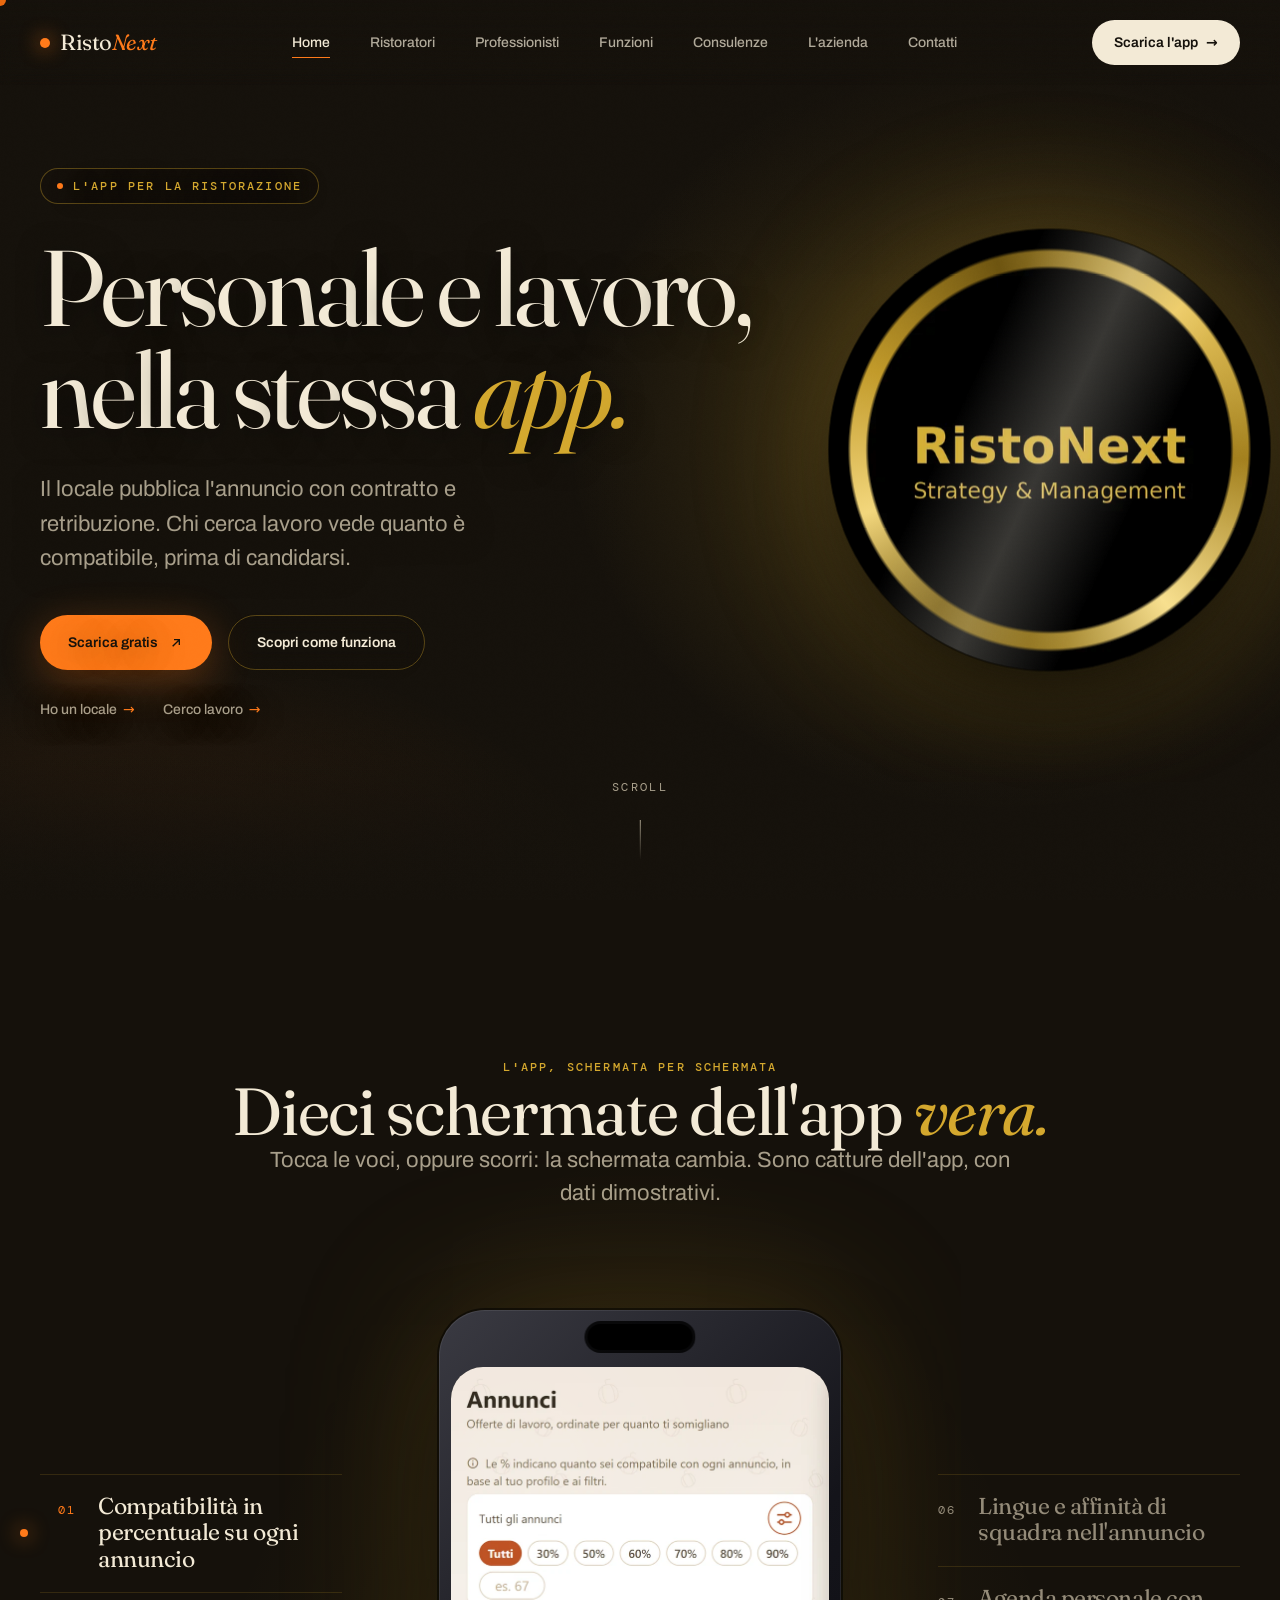
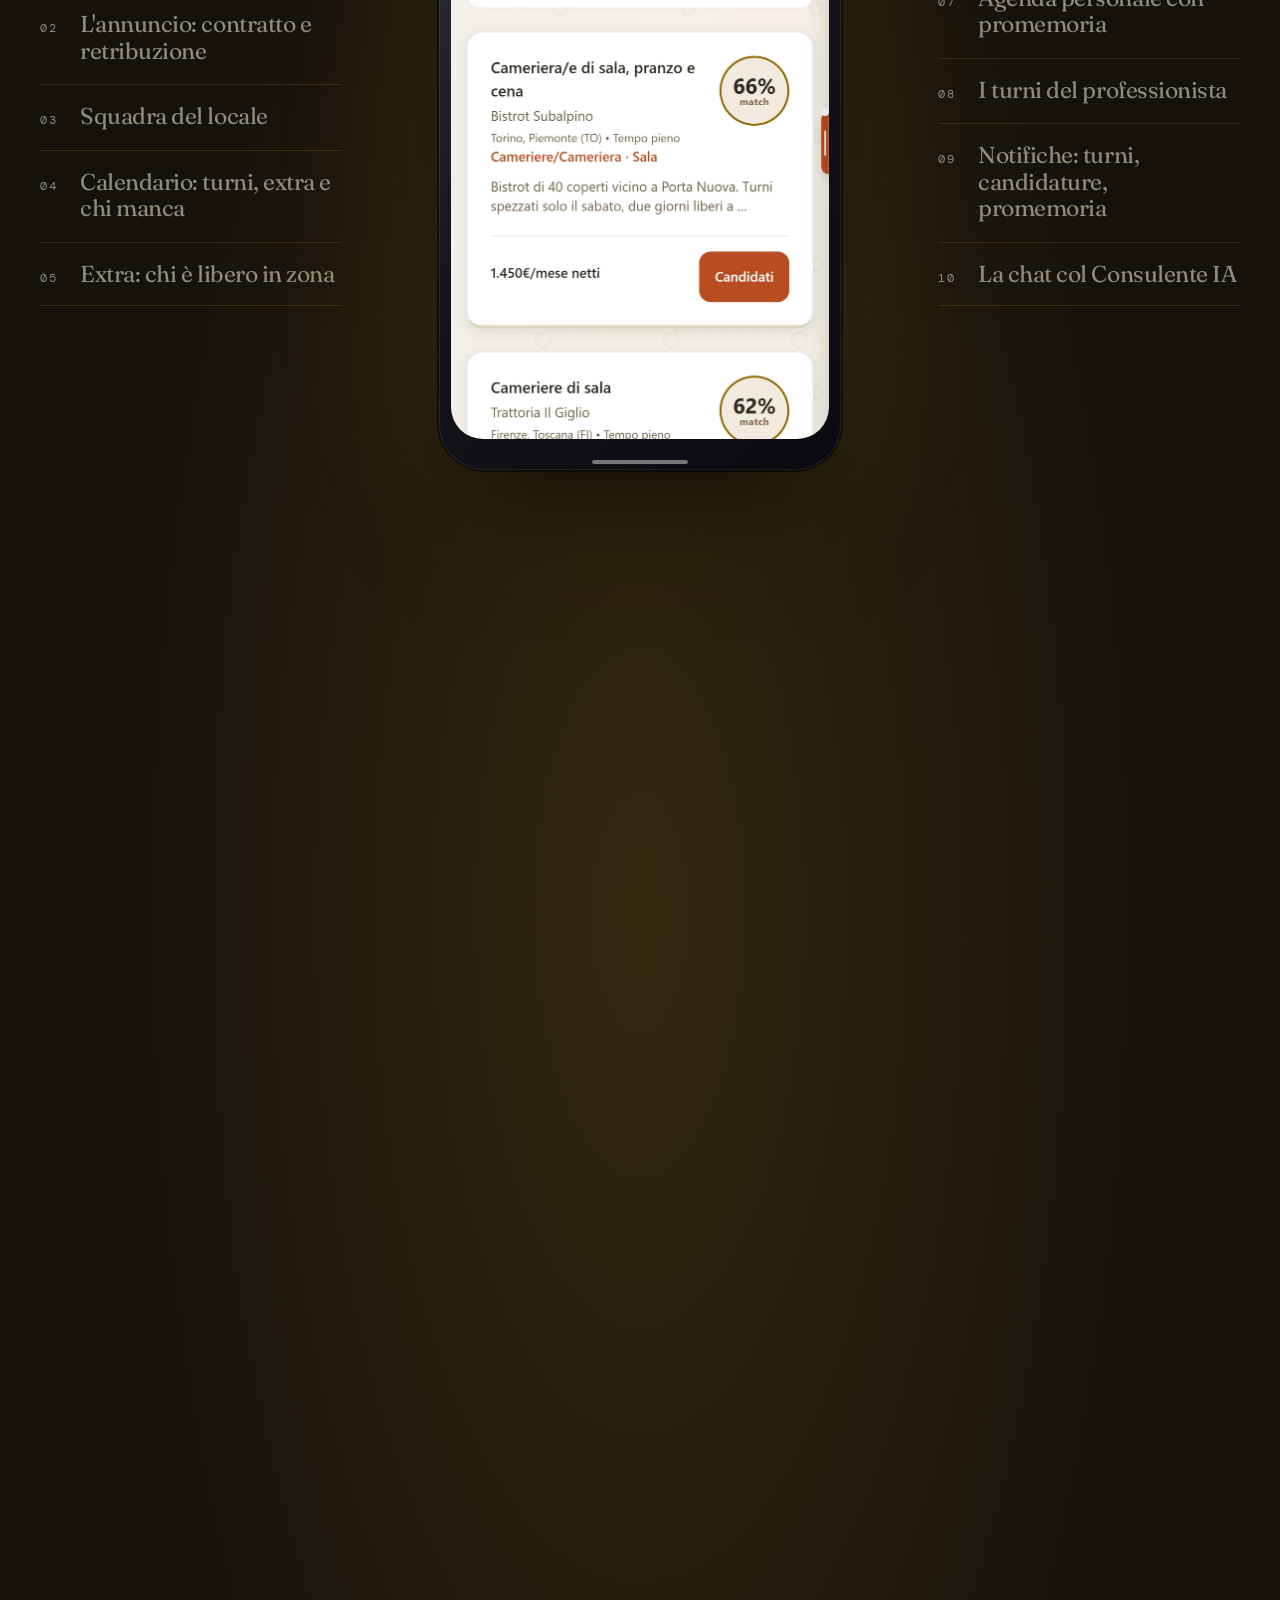
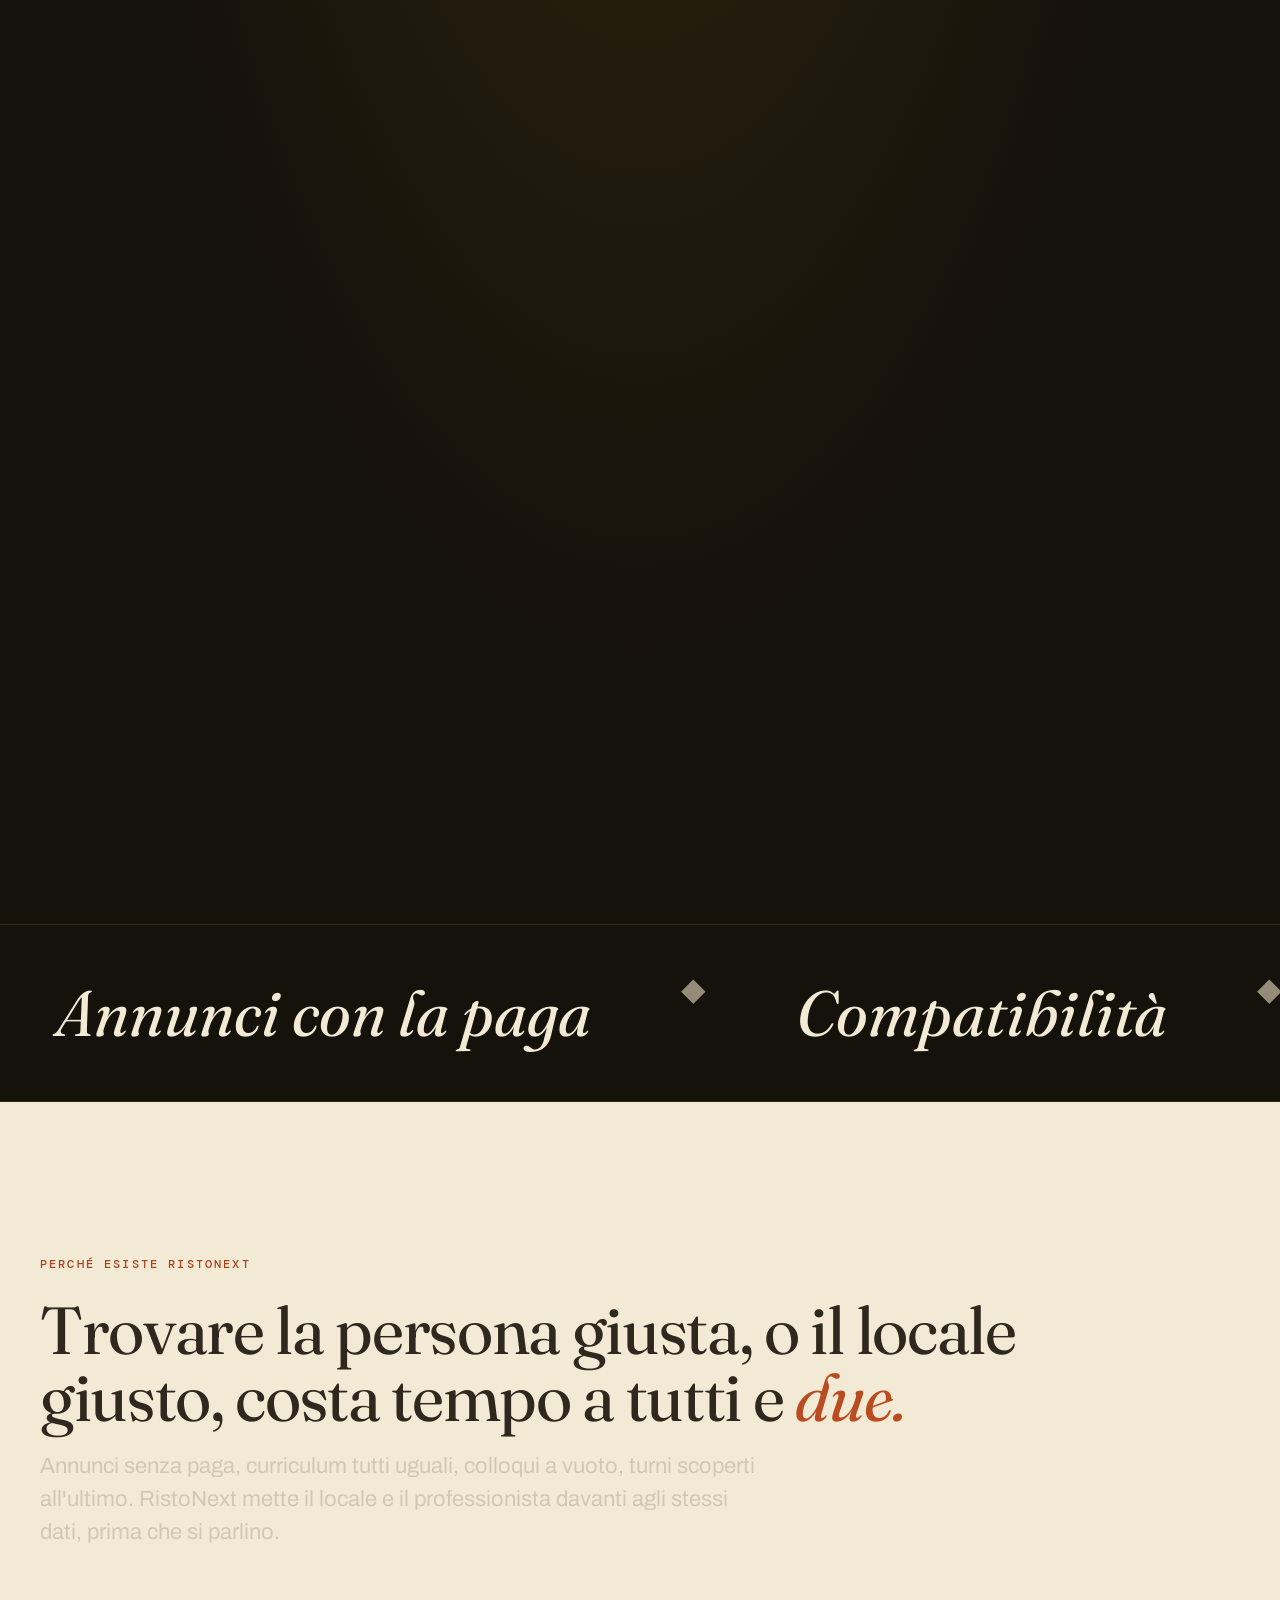
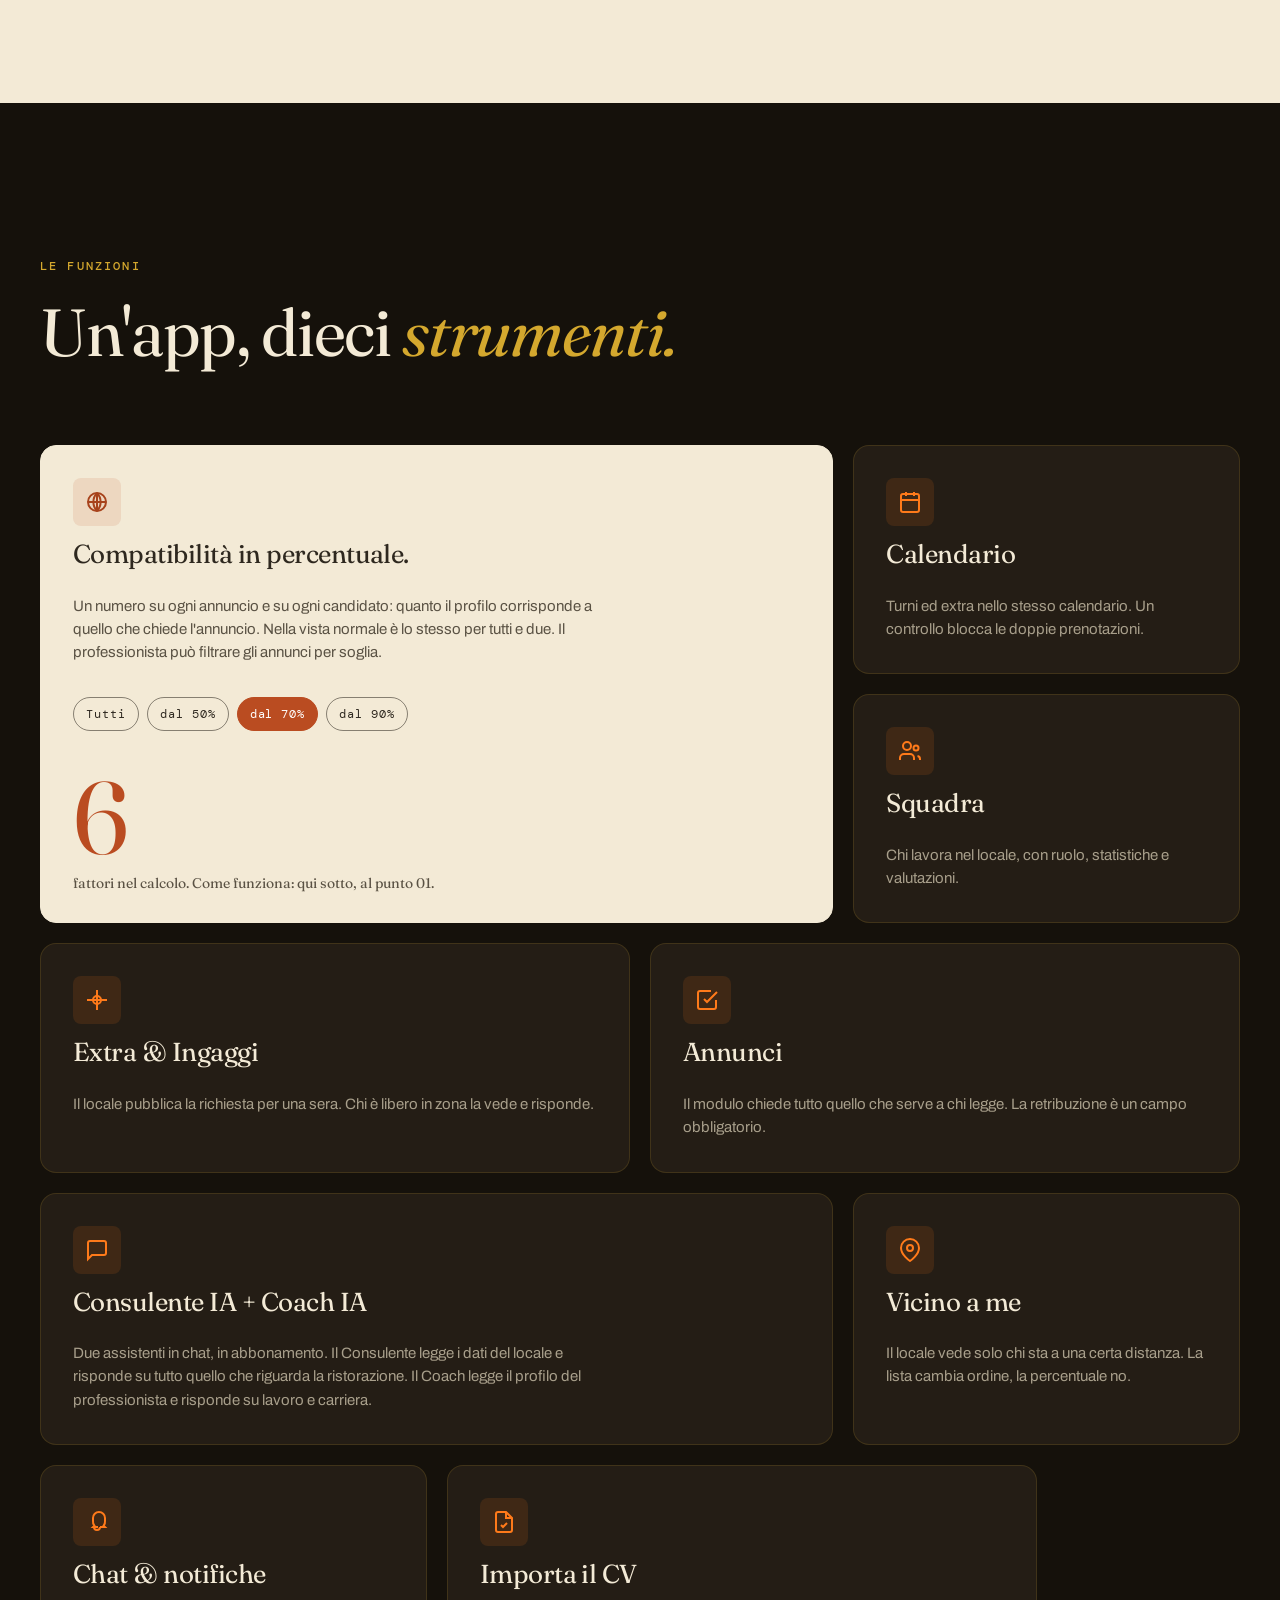
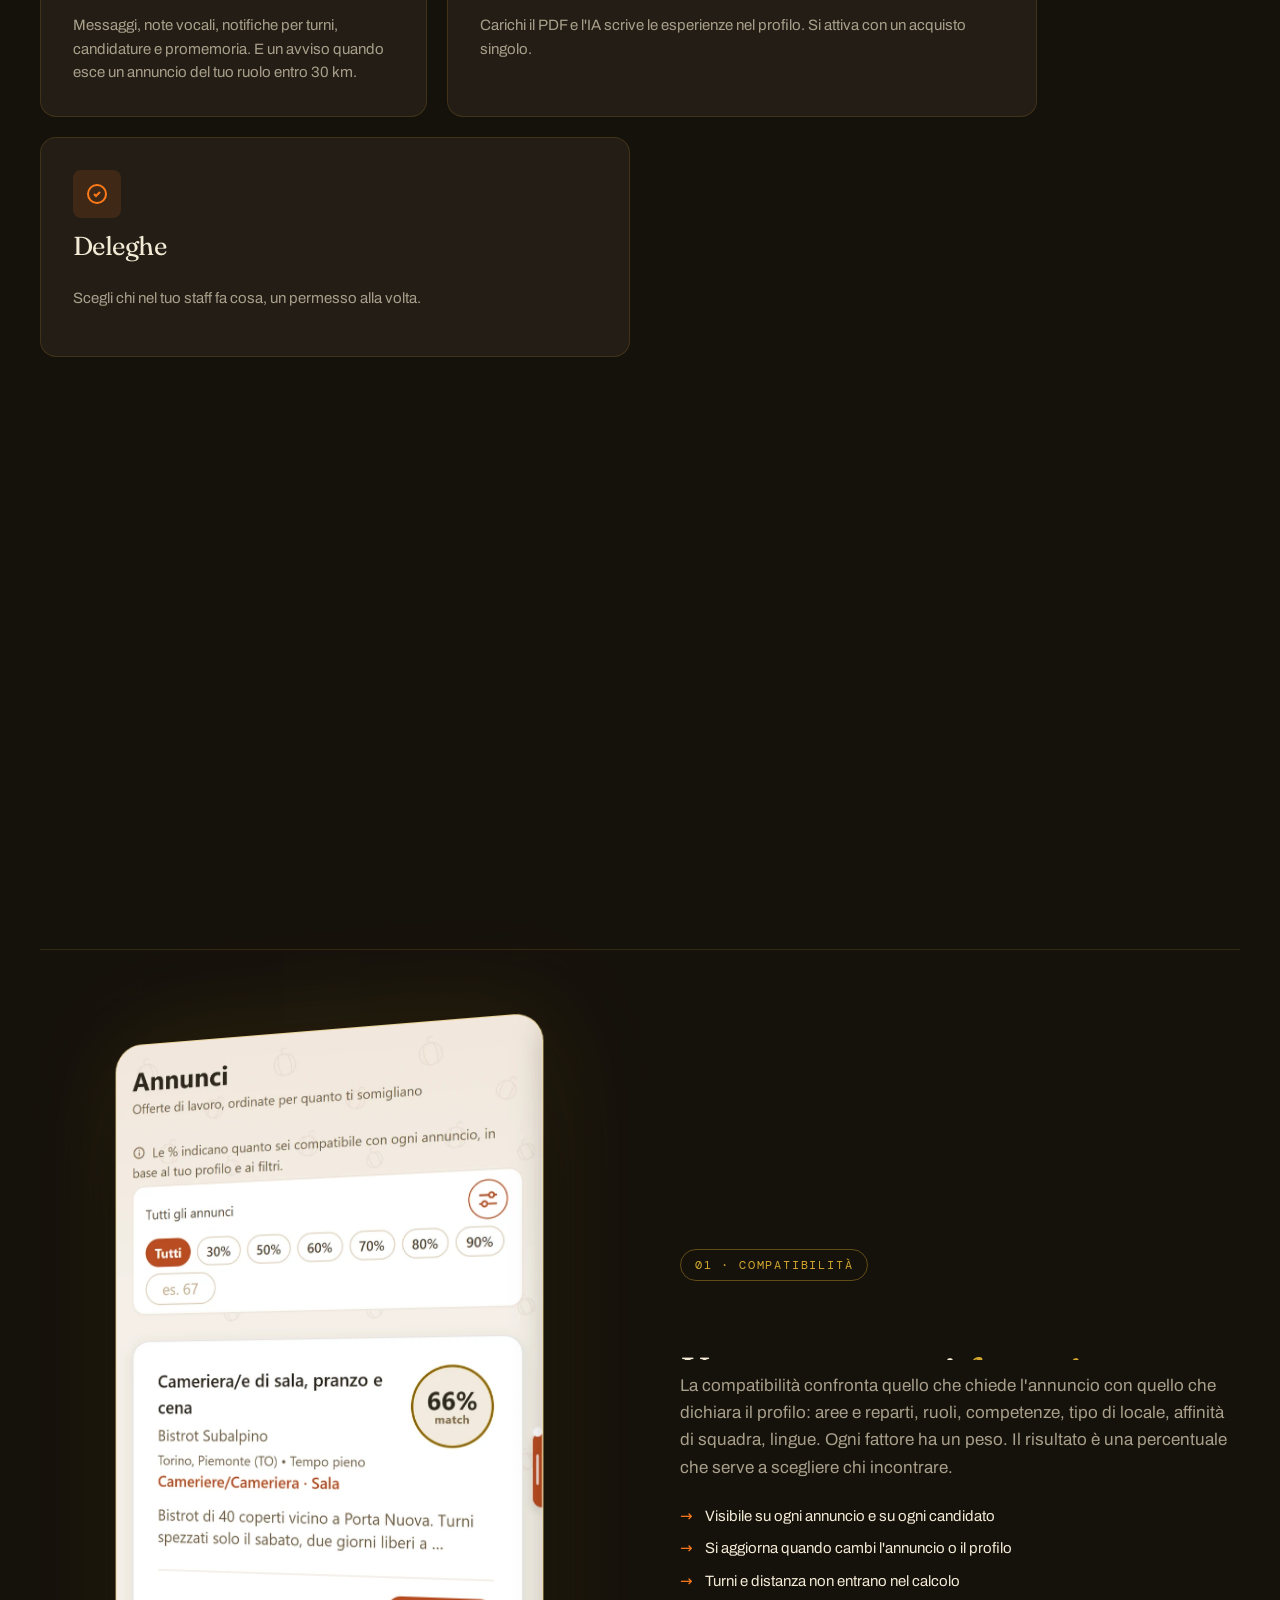
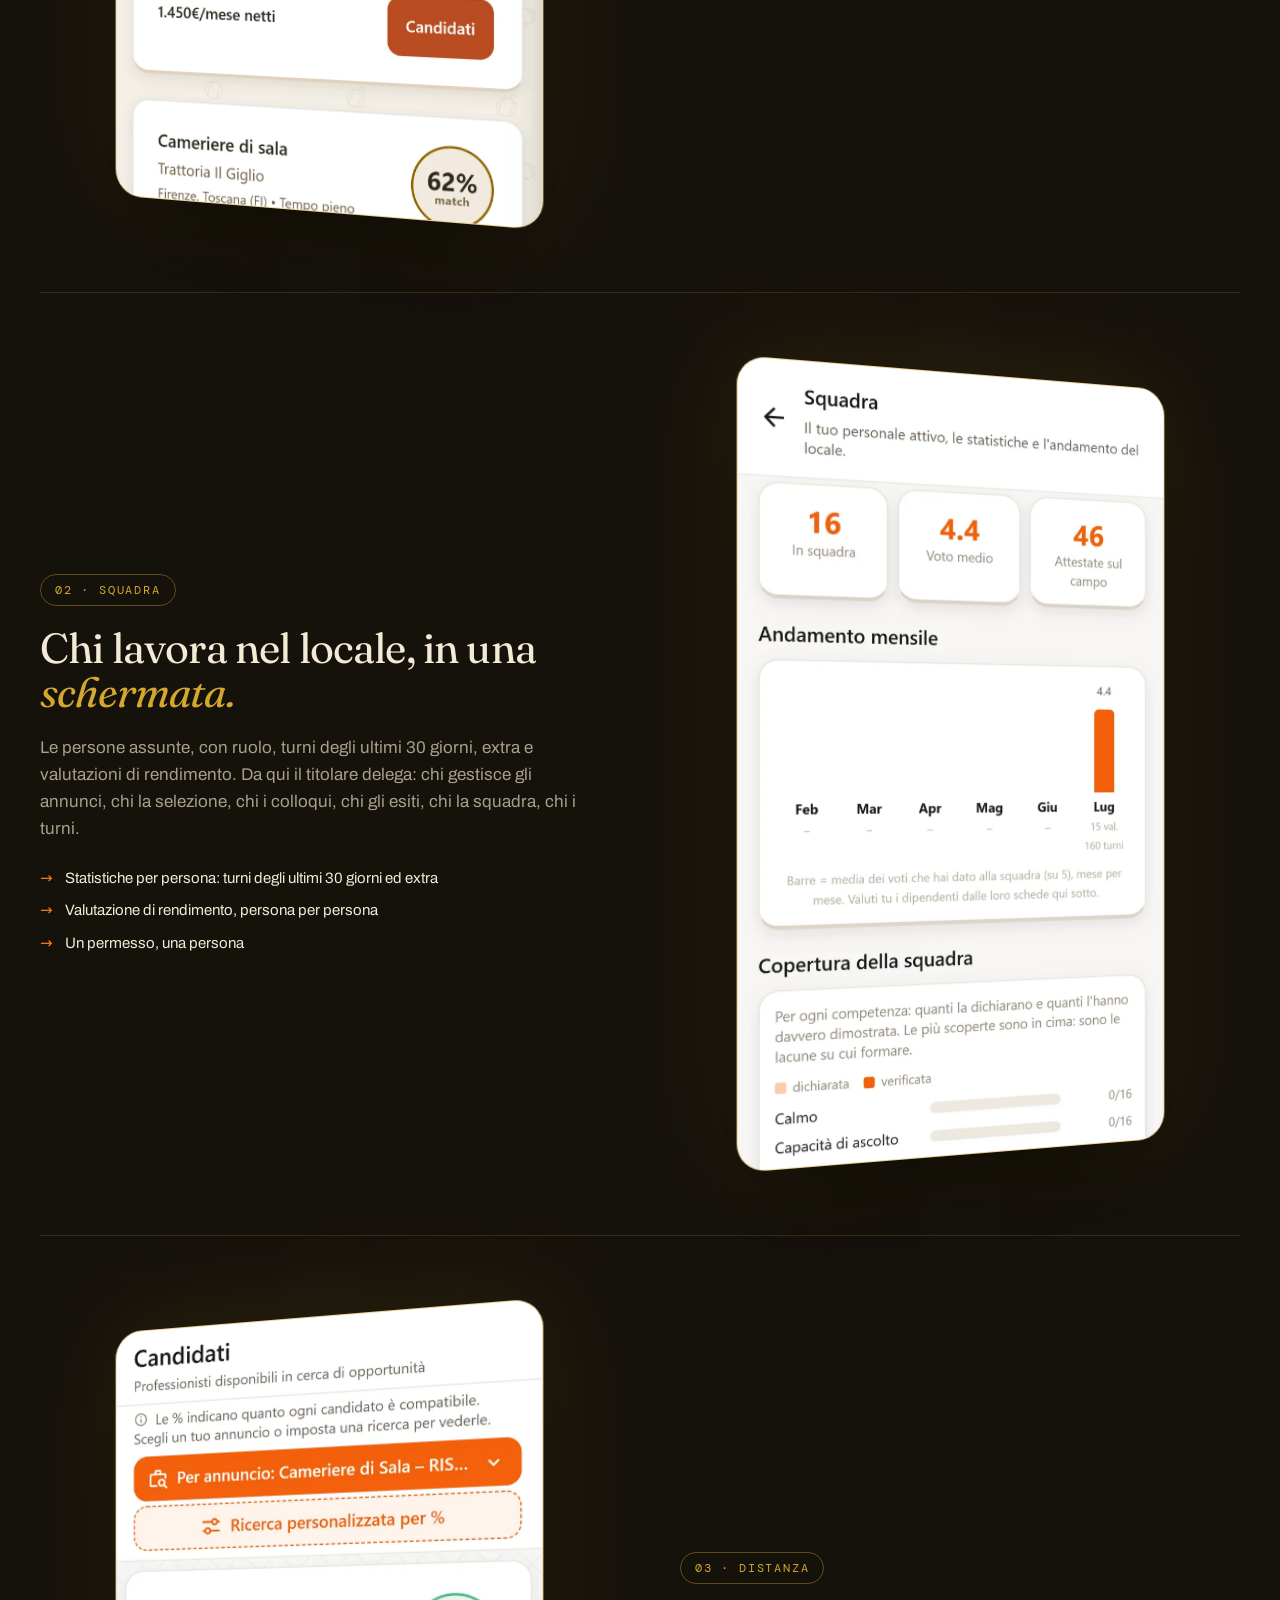
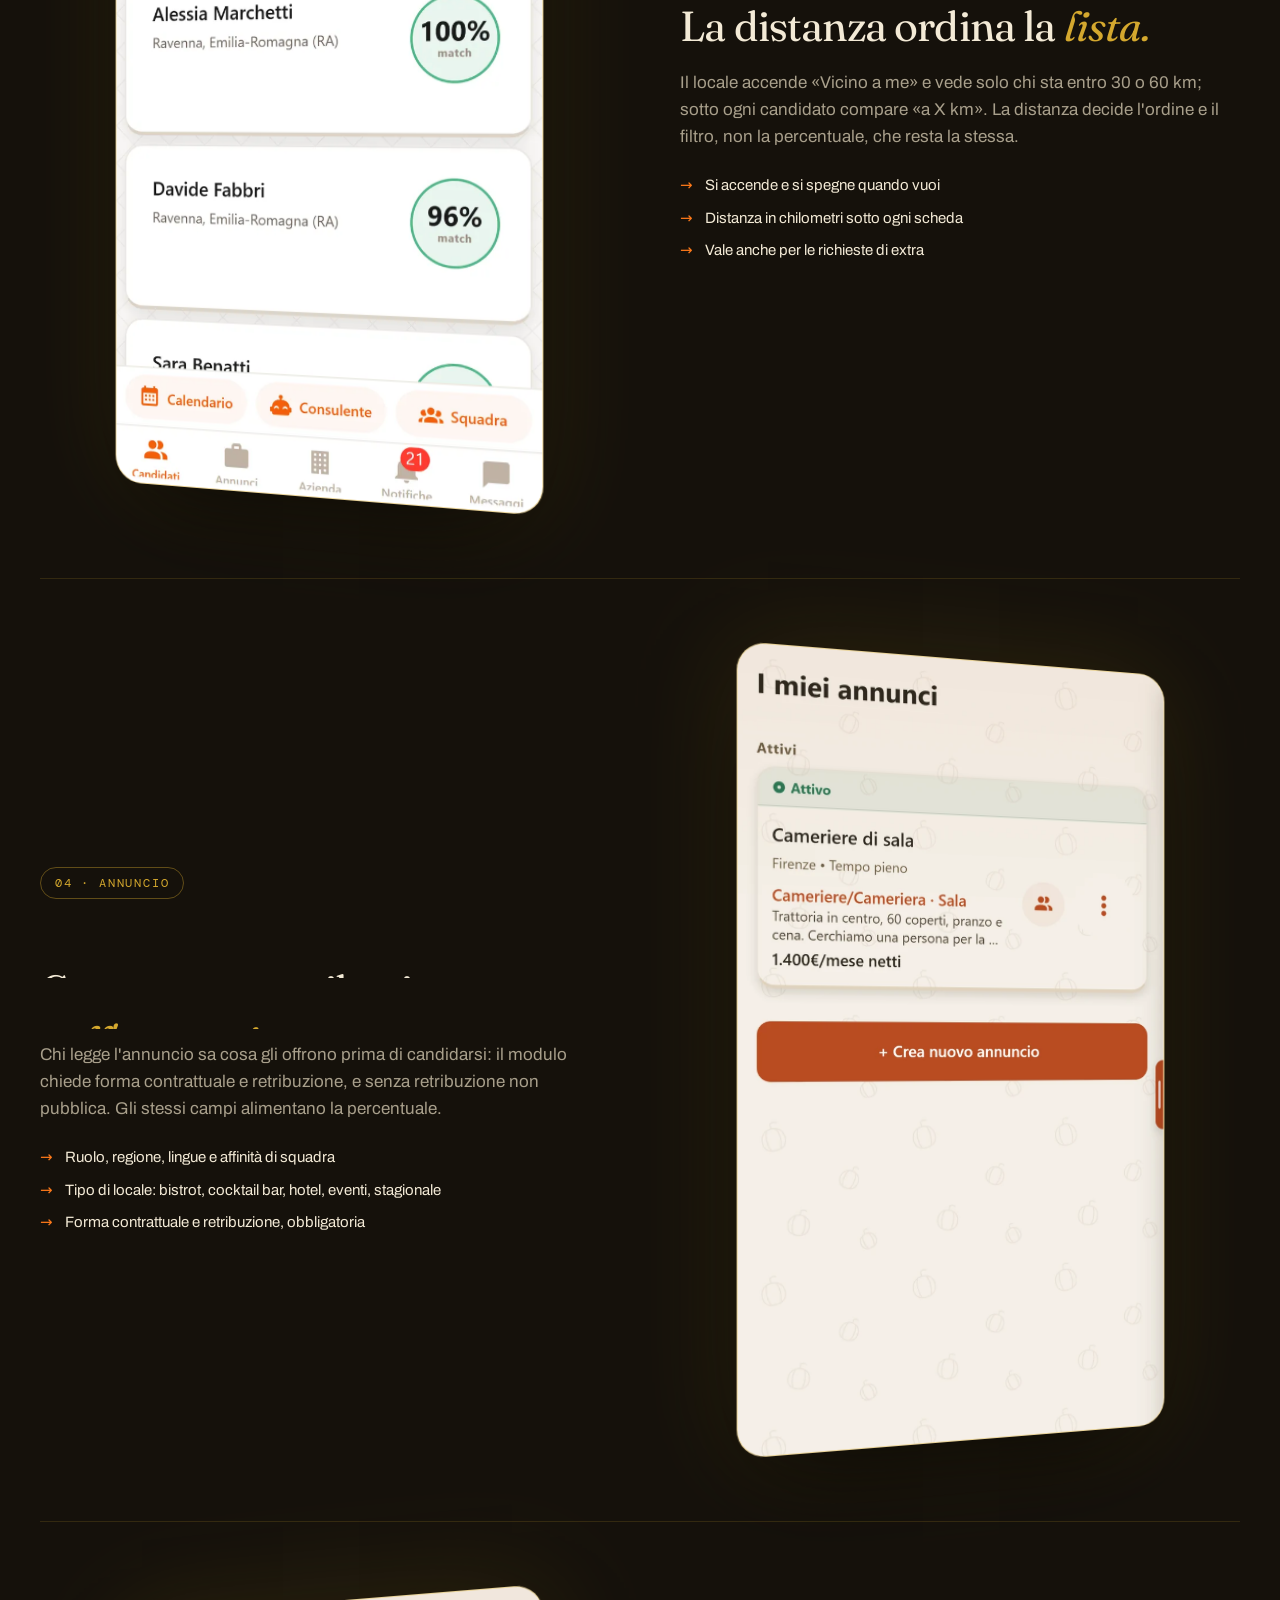
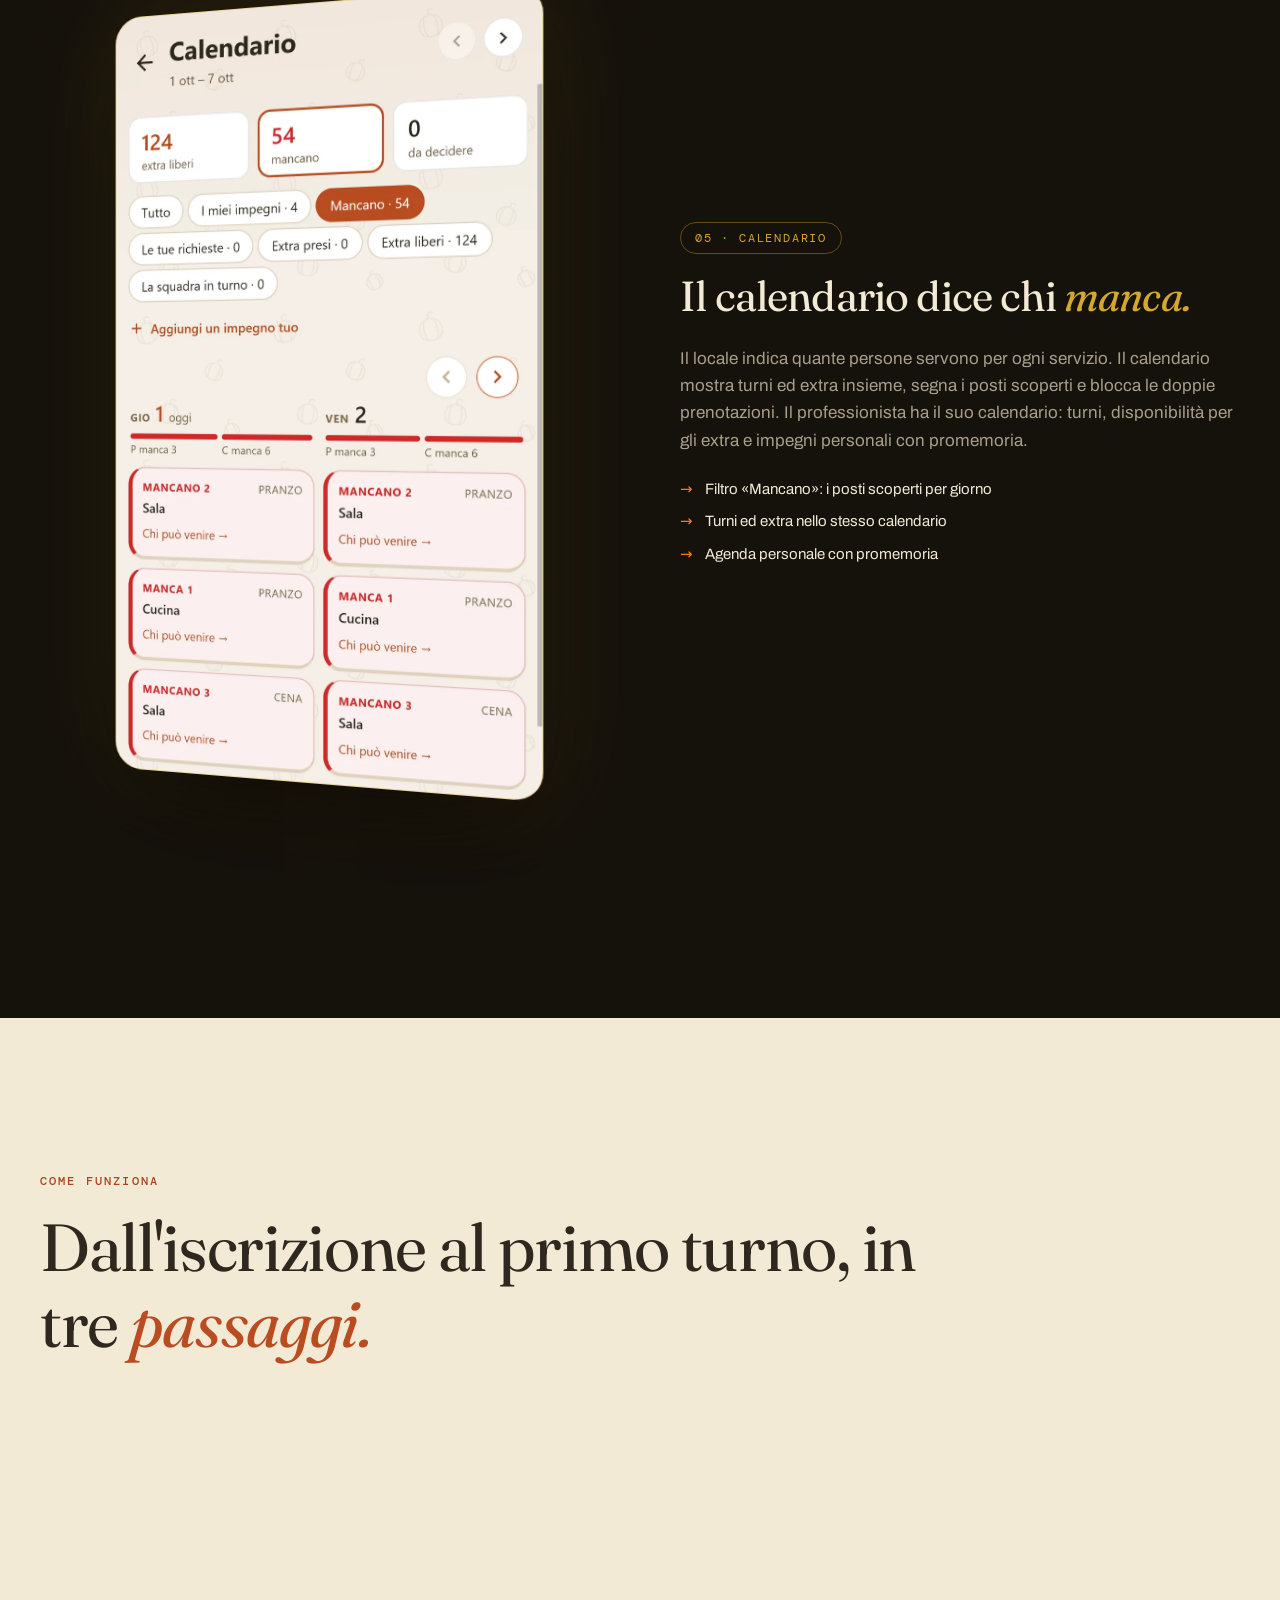
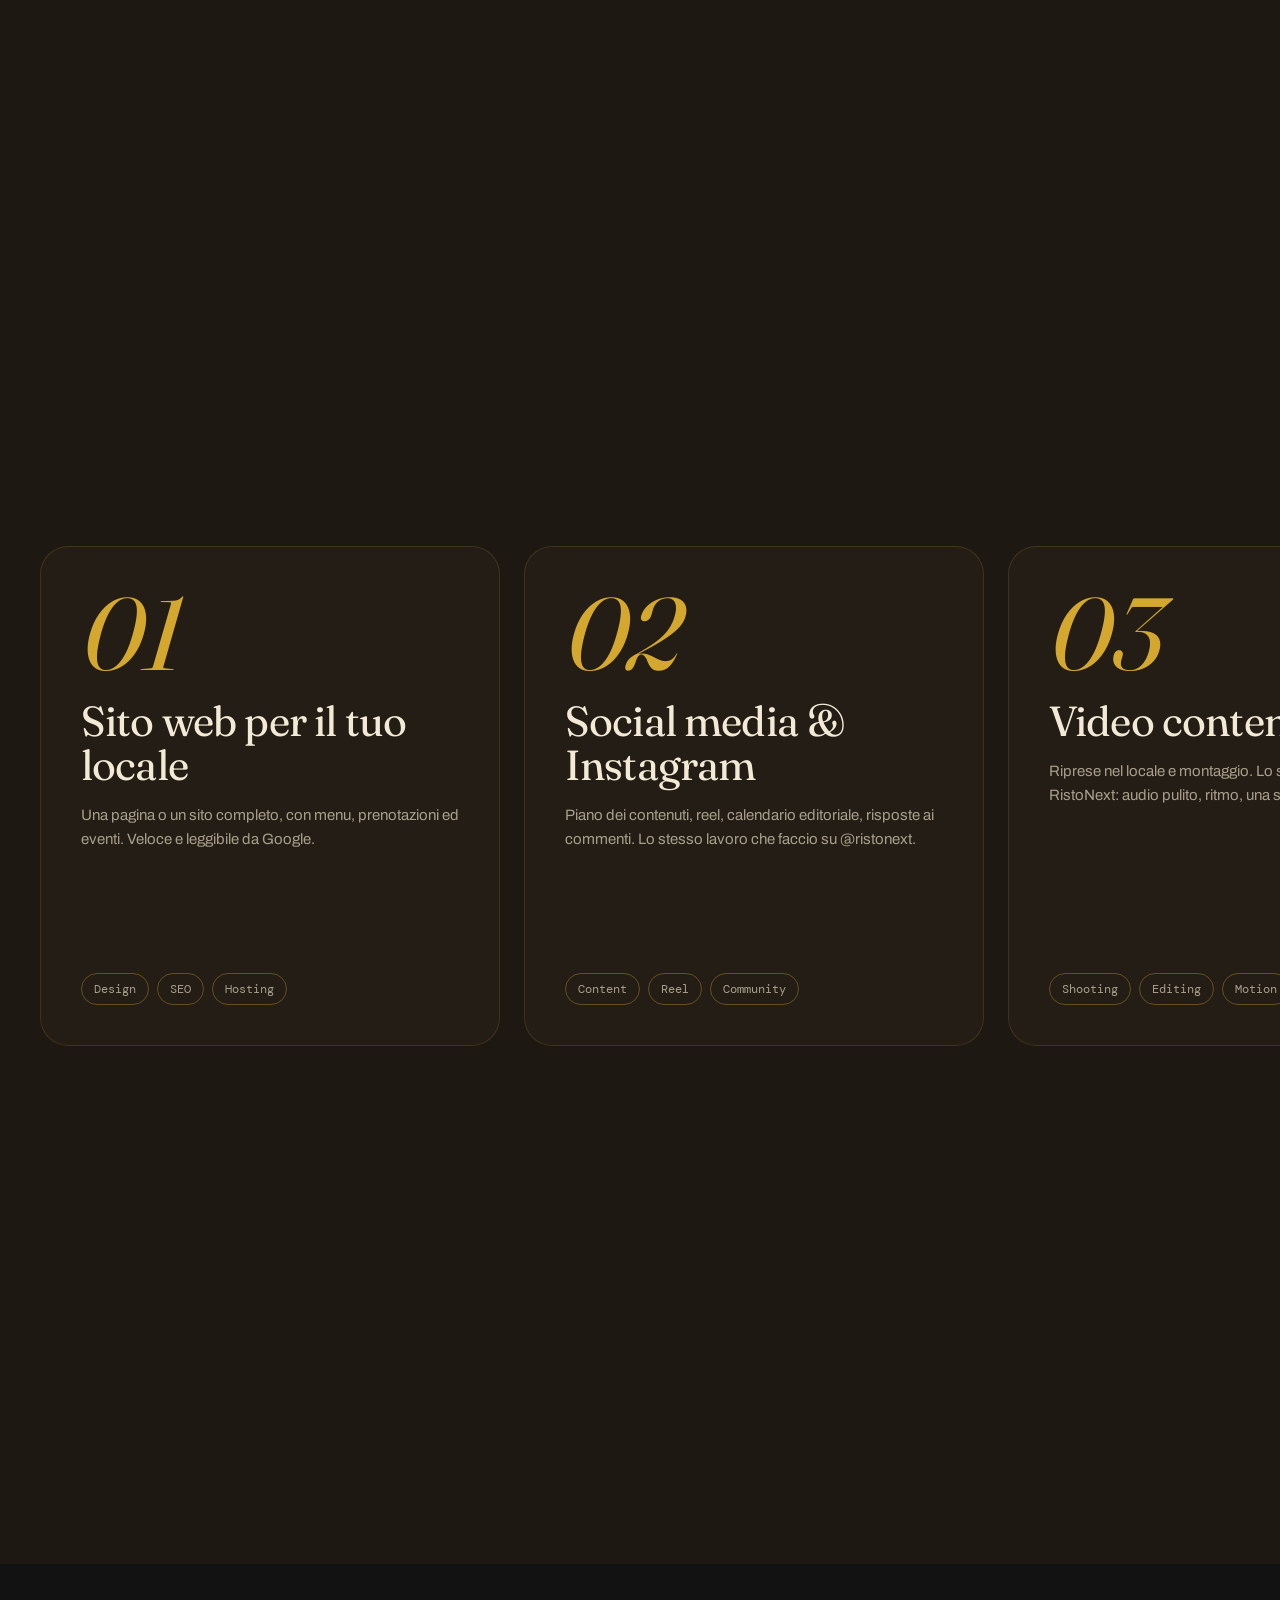
<file: index.html>
<!DOCTYPE html>
<html lang="it" style="background:#060608;">
<head>
  <meta charset="UTF-8" />
  <meta name="color-scheme" content="dark" />
  <meta name="viewport" content="width=device-width, initial-scale=1, viewport-fit=cover" />
  <title>RistoNext · App per lavoro e personale nella ristorazione</title>
  <meta name="description" content="App per la ristorazione: il locale pubblica l'annuncio con contratto e retribuzione, chi cerca lavoro vede quanto è compatibile. Annunci e candidature gratis." />
  <meta name="theme-color" content="#060608" />
  <meta name="apple-itunes-app" content="app-id=6762455597" />
  <link rel="canonical" href="https://ristonext.com/" />
  <meta property="og:type" content="website" />
  <meta property="og:site_name" content="RistoNext" />
  <meta property="og:locale" content="it_IT" />
  <meta property="og:url" content="https://ristonext.com/" />
  <meta property="og:title" content="RistoNext · App per lavoro e personale nella ristorazione" />
  <meta property="og:description" content="App per la ristorazione: il locale pubblica l'annuncio con contratto e retribuzione, chi cerca lavoro vede quanto è compatibile. Annunci e candidature gratis." />
  <meta property="og:image" content="https://ristonext.com/assets/img/og.jpg" />
  <meta property="og:image:width" content="1200" />
  <meta property="og:image:height" content="630" />
  <meta property="og:image:alt" content="Logo di RistoNext" />
  <meta name="twitter:card" content="summary_large_image" />
  <link rel="icon" href="favicon.ico" sizes="any" />
  <link rel="icon" href="favicon-48.png" type="image/png" sizes="48x48" />
  <link rel="apple-touch-icon" href="apple-touch-icon.png" />
  <link rel="preload" href="assets/fonts/Archivo-wght.woff2" as="font" type="font/woff2" crossorigin />
  <link rel="preload" href="assets/fonts/Fraunces-wght.woff2" as="font" type="font/woff2" crossorigin />
  <script>/* Giro 3: ?font=vecchio mostra i caratteri di prima; la scelta resta per la sessione. */(function(){var f=null;try{f=new URLSearchParams(location.search).get('font');if(f)sessionStorage.setItem('rn-font',f);f=f||sessionStorage.getItem('rn-font')}catch(e){}if(f==='vecchio')document.documentElement.setAttribute('data-font','vecchio')})();</script>
  <link rel="stylesheet" href="assets/css/main.css?v=20261011" />
  <script defer src="assets/vendor/gsap.min.js"></script>
  <script defer src="assets/vendor/ScrollTrigger.min.js"></script>
  <script type="importmap">
  {
    "imports": {
      "three": "./assets/vendor/three.module.min.js"
    }
  }
  </script>
  <script type="application/ld+json">
{
  "@context": "https://schema.org",
  "@graph": [
    {
      "@type": "Organization",
      "@id": "https://ristonext.com/#azienda",
      "name": "RistoNext",
      "url": "https://ristonext.com/",
      "logo": "https://ristonext.com/assets/img/logo-official.png",
      "email": "info@ristonext.com",
      "founder": {
        "@type": "Person",
        "name": "Michele Ricciardi"
      },
      "areaServed": {
        "@type": "Country",
        "name": "Italia"
      },
      "sameAs": [
        "https://www.instagram.com/ristonext/",
        "https://apps.apple.com/it/app/ristonext/id6762455597",
        "https://play.google.com/store/apps/details?id=dev.a0.apps.ristonext493"
      ]
    },
    {
      "@type": "WebSite",
      "@id": "https://ristonext.com/#sito",
      "url": "https://ristonext.com/",
      "name": "RistoNext",
      "inLanguage": "it-IT",
      "publisher": {
        "@id": "https://ristonext.com/#azienda"
      }
    },
    {
      "@type": "MobileApplication",
      "@id": "https://ristonext.com/#app",
      "name": "RistoNext",
      "operatingSystem": "iOS, Android",
      "applicationCategory": "BusinessApplication",
      "inLanguage": "it",
      "description": "L'app che mette insieme locali e professionisti della ristorazione: annunci con contratto e retribuzione, compatibilità in percentuale, turni, squadra ed extra.",
      "url": "https://ristonext.com/",
      "image": "https://ristonext.com/assets/img/og.jpg",
      "screenshot": [
        "https://ristonext.com/assets/img/annunci-compatibilita.webp",
        "https://ristonext.com/assets/img/profilo-professionista.webp",
        "https://ristonext.com/assets/img/squadra.webp"
      ],
      "installUrl": [
        "https://apps.apple.com/it/app/ristonext/id6762455597",
        "https://play.google.com/store/apps/details?id=dev.a0.apps.ristonext493"
      ],
      "offers": {
        "@type": "Offer",
        "price": "0",
        "priceCurrency": "EUR"
      },
      "publisher": {
        "@id": "https://ristonext.com/#azienda"
      }
    }
  ]
}
  </script>
  <script type="application/ld+json">
{
  "@context": "https://schema.org",
  "@type": "FAQPage",
  "mainEntity": [
    {
      "@type": "Question",
      "name": "Quanto costa?",
      "acceptedAnswer": {
        "@type": "Answer",
        "text": "Scaricarla non costa niente. Annunci, candidature, turni, squadra ed extra sono gratis, per il locale e per chi cerca lavoro. Gli abbonamenti sono facoltativi. Per il locale: Azienda Base, 17,99 € al mese, con 20 test attitudinali al mese da mandare ai candidati; Azienda Plus, 29,99 €, con 50 test, il Consulente IA in chat e i tuoi annunci in cima alle ricerche; Azienda + Consulente, 44,99 €, con tutto della Plus, 100 test e il doppio delle richieste al Consulente. Per chi cerca lavoro: Professionista Pro, 7,99 € al mese, con il profilo in cima alle ricerche dei locali; Professionista + Coach, 9,99 €, che aggiunge il Coach IA in chat. Il prezzo che paghi è quello che ti mostra lo store, prima di qualsiasi acquisto."
      }
    },
    {
      "@type": "Question",
      "name": "Chi paga?",
      "acceptedAnswer": {
        "@type": "Answer",
        "text": "Per annunci, candidature, turni, squadra ed extra non paga nessuno: né il locale né chi cerca lavoro. Per iscriversi non serve nessuna carta. Si paga solo quello che scegli tu nell'app, per esempio un abbonamento o l'importazione del CV, e si paga dallo store, come per le altre app."
      }
    },
    {
      "@type": "Question",
      "name": "La paga è sempre scritta?",
      "acceptedAnswer": {
        "@type": "Answer",
        "text": "Nel modulo dell'annuncio la retribuzione è un campo obbligatorio: senza, il modulo non pubblica. Chi cerca lavoro la legge sull'annuncio prima di candidarsi. Se trovi un annuncio senza retribuzione, scrivimi e lo controllo."
      }
    },
    {
      "@type": "Question",
      "name": "Come si calcola la compatibilità?",
      "acceptedAnswer": {
        "@type": "Answer",
        "text": "Su sei fattori, ognuno con un peso: aree e reparti, ruoli, competenze, tipo di locale, affinità di squadra, lingue. Turni e distanza non entrano nel calcolo. Nella vista normale il numero è lo stesso per il locale e per il professionista; se il professionista usa i filtri personalizzati, la percentuale si ricalcola sui filtri che ha scelto."
      }
    },
    {
      "@type": "Question",
      "name": "Chi decide chi assumere?",
      "acceptedAnswer": {
        "@type": "Answer",
        "text": "Il locale. L'app ordina i candidati per compatibilità e vi mette in contatto in chat. Il colloquio, la prova e la scelta restano vostri. Vale anche per chi cerca lavoro: la percentuale aiuta a capire dove candidarsi, poi decide lui."
      }
    },
    {
      "@type": "Question",
      "name": "Mi sono candidato e nessuno risponde. Perché?",
      "acceptedAnswer": {
        "@type": "Answer",
        "text": "La scelta è del locale, e non sempre risponde subito. Se scarta la candidatura, ti arriva una notifica con l'esito. Se non risponde, la candidatura resta in attesa. Intanto puoi candidarti ad altri annunci."
      }
    },
    {
      "@type": "Question",
      "name": "Nella mia zona c'è qualcuno?",
      "acceptedAnswer": {
        "@type": "Answer",
        "text": "Dipende dalla zona, e un numero che non posso dimostrare non te lo scrivo. L'app è nuova: in alcune zone annunci e profili sono ancora pochi. Pubblicare un annuncio o un profilo non costa niente, e resta lì per chi arriva dopo. Il locale può vedere solo chi sta entro 30 o 60 km."
      }
    },
    {
      "@type": "Question",
      "name": "È un'altra app di annunci?",
      "acceptedAnswer": {
        "@type": "Answer",
        "text": "Gli annunci ci sono, ed è la prima cosa che si usa. Accanto ci sono il calendario con turni ed extra, la squadra del locale e la chat. Chi ha un locale tiene tutto in un posto solo. Chi lavora ci trova anche le serate extra."
      }
    },
    {
      "@type": "Question",
      "name": "Che fine fanno i miei dati? Come cancello l'account?",
      "acceptedAnswer": {
        "@type": "Answer",
        "text": "Il locale vede il profilo che hai pubblicato. Quali dati raccolgo e perché è scritto nella Privacy. L'account lo cancelli dall'app, in Impostazioni, alla voce «Elimina account»: si cancellano il profilo, gli annunci, le candidature e i messaggi. Per gli altri dati vale quello che è scritto nella Privacy. Se non riesci, c'è la pagina Cancella account."
      }
    },
    {
      "@type": "Question",
      "name": "La consulenza cos'è, e come si chiede?",
      "acceptedAnswer": {
        "@type": "Answer",
        "text": "È l'altro lavoro dell'azienda, per i locali che vogliono una mano col digitale. Mi scrivi cosa fa il tuo locale e cosa vorresti ottenere, e ti rispondo io: costi e tempi te li dico a voce, senza impegno. Per usare l'app non serve. Chiedi un preventivo."
      }
    }
  ]
}
  </script>
</head>
<body data-page="home">

  <div class="aurora" aria-hidden="true">
    <div class="aurora__blob aurora__blob--1"></div>
    <div class="aurora__blob aurora__blob--2"></div>
    <div class="aurora__blob aurora__blob--3"></div>
  </div>
  <div class="noise" aria-hidden="true"></div>
  <div class="cursor" aria-hidden="true"></div>

  <div class="preloader" aria-hidden="true">
    <div class="preloader__num"><em class="preloader__num-val">00</em></div>
  </div>

  <!-- NAV ============================================== -->
  <nav class="nav">
    <a href="/" class="nav__logo">Risto<em>Next</em></a>
    <ul class="nav__menu">
      <li><a href="/" class="active">Home</a></li>
      <li><a href="ristoratori.html">Ristoratori</a></li>
      <li><a href="professionisti.html">Professionisti</a></li>
      <li><a href="funzioni.html">Funzioni</a></li>
      <li><a href="consulenze.html">Consulenze</a></li>
      <li><a href="chi-siamo.html">L'azienda</a></li>
      <li><a href="contatti.html">Contatti</a></li>
    </ul>
    <a href="#download" class="nav__cta" data-cta="store-auto" data-pos="nav">Scarica l'app <span aria-hidden="true">→</span></a>
    <button class="nav__burger" type="button" aria-label="Menu" aria-expanded="false" aria-controls="menu-mobile"><span></span><span></span><span></span></button>
  </nav>

  <div class="nav__mobile" id="menu-mobile" role="dialog" aria-label="Menu">
    <a href="/">Home</a>
    <a href="ristoratori.html">Ristoratori</a>
    <a href="professionisti.html">Professionisti</a>
    <a href="funzioni.html">Funzioni</a>
    <a href="consulenze.html">Consulenze</a>
    <a href="chi-siamo.html">L'azienda</a>
    <a href="contatti.html">Contatti</a>
  </div>

  <!-- HERO ============================================= -->
  <section class="hero hero--logo-b"><!-- giro 3: la classe sta nell'HTML, cosi' il logo si vede subito (LCP); ?logo=a la toglie dal JS -->
    <canvas class="hero__canvas" aria-hidden="true"></canvas>
    <div class="container hero__content">
      <span class="hero__eyebrow eyebrow">L'app per la ristorazione</span>
      <h1 class="h-display hero__title split">Personale e lavoro, nella stessa <em>app.</em></h1>
      <p class="hero__sub word-reveal">Il locale pubblica l'annuncio con contratto e retribuzione. Chi cerca lavoro vede quanto è compatibile, prima di candidarsi.</p>
      <div class="hero__actions">
        <a href="#download" class="btn btn--primary" data-cta="store-auto" data-pos="hero">
          Scarica gratis
          <svg class="btn__arrow" viewBox="0 0 24 24" fill="none" stroke="currentColor" stroke-width="2"><path d="M7 17L17 7M9 7h8v8"/></svg>
        </a>
        <a href="funzioni.html" class="btn btn--ghost" data-cta="funzioni" data-pos="hero">Scopri come funziona</a>
        <p class="hero__paths">
          <a href="ristoratori.html" data-cta="path-locale" data-pos="hero">Ho un locale <span aria-hidden="true">→</span></a>
          <a href="professionisti.html" data-cta="path-lavoro" data-pos="hero">Cerco lavoro <span aria-hidden="true">→</span></a>
        </p>
      </div>
      <!-- Logo B (giro 2, predefinito): il file ufficiale, tondo come vuole il brand book. Con ?logo=a si vede la medaglia 3D. -->
      <figure class="hero__logo" aria-hidden="true">
        <div class="hero__logo-coin">
          <img src="assets/img/logo-official.webp" width="600" height="600" alt="" decoding="async" />
          <span class="hero__logo-ring"></span>
          <span class="hero__logo-sheen"></span>
        </div>
      </figure>
    </div>
    <div class="hero__scroll">Scroll<span></span></div>
  </section>

  <!-- PHONE SCENE — vetrina app subito dopo hero ======= -->
  <section class="phone-scene" id="app-vetrina">
    <div class="container">
      <div class="phone-scene__head reveal">
        <span class="eyebrow">L'app, schermata per schermata</span>
        <h2 class="h-section split">Dieci schermate dell'app <em>vera.</em></h2>
        <p class="lead word-reveal">Tocca le voci, oppure scorri: la schermata cambia. Sono catture dell'app, con dati dimostrativi.</p>
      </div>

      <div class="phone-scene__stage">

        <div class="phone-scene__labels phone-scene__labels--left">
          <button type="button" class="phone-scene__label active" data-phone-index="0"><span class="phone-scene__label__num">01</span><span>Compatibilità in percentuale su ogni annuncio</span></button>
          <button type="button" class="phone-scene__label" data-phone-index="1"><span class="phone-scene__label__num">02</span><span>L'annuncio: contratto e retribuzione</span></button>
          <button type="button" class="phone-scene__label" data-phone-index="2"><span class="phone-scene__label__num">03</span><span>Squadra del locale</span></button>
          <button type="button" class="phone-scene__label" data-phone-index="3"><span class="phone-scene__label__num">04</span><span>Calendario: turni, extra e chi manca</span></button>
          <button type="button" class="phone-scene__label" data-phone-index="4"><span class="phone-scene__label__num">05</span><span>Extra: chi è libero in zona</span></button>
        </div>

        <p class="phone-scene__caption" aria-hidden="true"><span class="phone-scene__caption__num">01</span><span class="phone-scene__caption__text">Compatibilità in percentuale su ogni annuncio</span></p>

        <div class="phone">
          <div class="phone__screen">
            <div class="phone__slide active"><img src="assets/img/annunci-compatibilita.webp" width="760" height="1351" alt="Elenco annunci con la compatibilità in percentuale" loading="lazy" /></div>
            <div class="phone__slide"><img src="assets/img/annuncio-paga.webp" width="760" height="1351" alt="Annuncio di cameriere con contratto e retribuzione" loading="lazy" /></div>
            <div class="phone__slide"><img src="assets/img/squadra.webp" width="760" height="1351" alt="Squadra del locale con statistiche" loading="lazy" /></div>
            <div class="phone__slide"><img src="assets/img/calendario-locale.webp" width="760" height="1351" alt="Calendario del locale con turni ed extra" loading="lazy" /></div>
            <div class="phone__slide"><img src="assets/img/extra-liberi.webp" width="760" height="1351" alt="Calendario con il filtro degli extra liberi" loading="lazy" /></div>
            <div class="phone__slide"><img src="assets/img/nuovo-annuncio.webp" width="760" height="1351" alt="Nuovo annuncio: lingue, affinità di squadra, retribuzione" loading="lazy" /></div>
            <div class="phone__slide"><img src="assets/img/agenda-promemoria.webp" width="760" height="1351" alt="Nuovo appuntamento in agenda con promemoria" loading="lazy" /></div>
            <div class="phone__slide"><img src="assets/img/professionista-turni.webp" width="760" height="1351" alt="Calendario del professionista con i suoi turni" loading="lazy" /></div>
            <div class="phone__slide"><img src="assets/img/notifica-promemoria.webp" width="760" height="1351" alt="Notifica di promemoria" loading="lazy" /></div>
            <div class="phone__slide"><img src="assets/img/consulente-ia.webp" width="760" height="1351" alt="Chat col Consulente IA" loading="lazy" /></div>
            <div class="phone__glare"></div>
          </div>
        </div>

        <div class="phone-scene__dots" aria-label="Scegli la schermata"></div>

        <div class="phone-scene__labels phone-scene__labels--right">
          <button type="button" class="phone-scene__label" data-phone-index="5"><span class="phone-scene__label__num">06</span><span>Lingue e affinità di squadra nell'annuncio</span></button>
          <button type="button" class="phone-scene__label" data-phone-index="6"><span class="phone-scene__label__num">07</span><span>Agenda personale con promemoria</span></button>
          <button type="button" class="phone-scene__label" data-phone-index="7"><span class="phone-scene__label__num">08</span><span>I turni del professionista</span></button>
          <button type="button" class="phone-scene__label" data-phone-index="8"><span class="phone-scene__label__num">09</span><span>Notifiche: turni, candidature, promemoria</span></button>
          <button type="button" class="phone-scene__label" data-phone-index="9"><span class="phone-scene__label__num">10</span><span>La chat col Consulente IA</span></button>
        </div>

      </div>
    </div>
  </section>

  <!-- MARQUEE ========================================== -->
  <!-- Giro 3: parole vere dell'app; con GSAP la striscia accelera quando si scorre (main.js, marqueeVivo). -->
  <div class="marquee" aria-hidden="true">
    <div class="marquee__track">
      <span>Sala</span><em>◆</em>
      <span>Cucina</span><em>◆</em>
      <span>Bar</span><em>◆</em>
      <span>Extra nel weekend</span><em>◆</em>
      <span>Turni</span><em>◆</em>
      <span>Squadra</span><em>◆</em>
      <span>Annunci con la paga</span><em>◆</em>
      <span>Compatibilità</span><em>◆</em>
      <span>Chat</span><em>◆</em>
      <span>Competenze</span><em>◆</em>
      <span>Sala</span><em>◆</em>
      <span>Cucina</span><em>◆</em>
      <span>Bar</span><em>◆</em>
      <span>Extra nel weekend</span><em>◆</em>
      <span>Turni</span><em>◆</em>
      <span>Squadra</span><em>◆</em>
      <span>Annunci con la paga</span><em>◆</em>
      <span>Compatibilità</span><em>◆</em>
      <span>Chat</span><em>◆</em>
      <span>Competenze</span><em>◆</em>
    </div>
  </div>

  <!-- PROBLEM/SOLUTION ================================= -->
  <section id="perche" class="section-problem section--light">
    <div class="container">
      <div class="sec-head reveal">
        <span class="eyebrow">Perché esiste RistoNext</span>
        <h2 class="h-section split">Trovare la persona giusta, o il locale giusto, costa tempo a tutti e <em>due.</em></h2>
        <p class="lead scrub-words">Annunci senza paga, curriculum tutti uguali, colloqui a vuoto, turni scoperti all'ultimo. RistoNext mette il locale e il professionista davanti agli stessi dati, prima che si parlino.</p>
      </div>
    </div>
  </section>

  <!-- BENTO FEATURES =================================== -->
  <section id="funzioni-preview">
    <div class="container">
      <div class="sec-head reveal">
        <span class="eyebrow">Le funzioni</span>
        <h2 class="h-section split">Un'app, dieci <em>strumenti.</em></h2>
      </div>
      <div class="bento reveal--stagger">

        <div class="bento__cell bento__cell--wide bento__cell--tall bento__cell--light">
          <div class="bento__body">
            <div class="bento__icon">
              <svg viewBox="0 0 24 24" fill="none" stroke="currentColor" stroke-width="2"><circle cx="12" cy="12" r="9"/><path d="M12 3v18M3 12h18"/><path d="M12 3a13 13 0 0 1 0 18M12 3a13 13 0 0 0 0 18"/></svg>
            </div>
            <h3 class="bento__title">Compatibilità in percentuale.</h3>
            <p class="bento__desc">Un numero su ogni annuncio e su ogni candidato: quanto il profilo corrisponde a quello che chiede l'annuncio. Nella vista normale è lo stesso per tutti e due. Il professionista può filtrare gli annunci per soglia.</p>
            <div class="bento__chips" aria-label="Soglie del filtro"><span class="bento__chip">Tutti</span><span class="bento__chip">dal 50%</span><span class="bento__chip bento__chip--on">dal 70%</span><span class="bento__chip">dal 90%</span></div>
          </div>
          <div class="bento__num">6
            <div class="bento__num-label">fattori nel calcolo. Come funziona: qui sotto, al punto 01.</div>
          </div>
        </div>

        <div class="bento__cell bento__cell--small">
          <div class="bento__body">
            <div class="bento__icon">
              <svg viewBox="0 0 24 24" fill="none" stroke="currentColor" stroke-width="2"><rect x="3" y="4" width="18" height="18" rx="2"/><path d="M16 2v4M8 2v4M3 10h18"/></svg>
            </div>
            <h3 class="bento__title">Calendario</h3>
            <p class="bento__desc">Turni ed extra nello stesso calendario. Un controllo blocca le doppie prenotazioni.</p>
          </div>
        </div>

        <div class="bento__cell bento__cell--small">
          <div class="bento__body">
            <div class="bento__icon">
              <svg viewBox="0 0 24 24" fill="none" stroke="currentColor" stroke-width="2"><circle cx="9" cy="7" r="4"/><path d="M2 21v-2a4 4 0 0 1 4-4h6a4 4 0 0 1 4 4v2"/><circle cx="18" cy="9" r="2.5"/><path d="M22 21v-1a3 3 0 0 0-2.5-3"/></svg>
            </div>
            <h3 class="bento__title">Squadra</h3>
            <p class="bento__desc">Chi lavora nel locale, con ruolo, statistiche e valutazioni.</p>
          </div>
        </div>

        <div class="bento__cell bento__cell--med">
          <div class="bento__body">
            <div class="bento__icon">
              <svg viewBox="0 0 24 24" fill="none" stroke="currentColor" stroke-width="2"><path d="M12 2v20M2 12h20"/><circle cx="12" cy="12" r="4"/></svg>
            </div>
            <h3 class="bento__title">Extra &amp; Ingaggi</h3>
            <p class="bento__desc">Il locale pubblica la richiesta per una sera. Chi è libero in zona la vede e risponde.</p>
          </div>
        </div>

        <div class="bento__cell bento__cell--med">
          <div class="bento__body">
            <div class="bento__icon">
              <svg viewBox="0 0 24 24" fill="none" stroke="currentColor" stroke-width="2"><path d="M9 11l3 3L22 4"/><path d="M21 12v7a2 2 0 0 1-2 2H5a2 2 0 0 1-2-2V5a2 2 0 0 1 2-2h11"/></svg>
            </div>
            <h3 class="bento__title">Annunci</h3>
            <p class="bento__desc">Il modulo chiede tutto quello che serve a chi legge. La retribuzione è un campo obbligatorio.</p>
          </div>
        </div>

        <div class="bento__cell bento__cell--wide">
          <div class="bento__body">
            <div class="bento__icon">
              <svg viewBox="0 0 24 24" fill="none" stroke="currentColor" stroke-width="2"><path d="M21 15a2 2 0 0 1-2 2H7l-4 4V5a2 2 0 0 1 2-2h14a2 2 0 0 1 2 2z"/></svg>
            </div>
            <h3 class="bento__title">Consulente IA + Coach IA</h3>
            <p class="bento__desc">Due assistenti in chat, in abbonamento. Il Consulente legge i dati del locale e risponde su tutto quello che riguarda la ristorazione. Il Coach legge il profilo del professionista e risponde su lavoro e carriera.</p>
          </div>
        </div>

        <div class="bento__cell bento__cell--small">
          <div class="bento__body">
            <div class="bento__icon">
              <svg viewBox="0 0 24 24" fill="none" stroke="currentColor" stroke-width="2"><path d="M21 10c0 7-9 13-9 13s-9-6-9-13a9 9 0 0 1 18 0z"/><circle cx="12" cy="10" r="3"/></svg>
            </div>
            <h3 class="bento__title">Vicino a me</h3>
            <p class="bento__desc">Il locale vede solo chi sta a una certa distanza. La lista cambia ordine, la percentuale no.</p>
          </div>
        </div>

        <div class="bento__cell bento__cell--small">
          <div class="bento__body">
            <div class="bento__icon">
              <svg viewBox="0 0 24 24" fill="none" stroke="currentColor" stroke-width="2"><path d="M15 17h5l-1.4-1.4A6 6 0 0 0 20 11V8a6 6 0 0 0-12 0v3a6 6 0 0 0 1.4 4.6L8 17h5"/><path d="M9 17a3 3 0 0 0 6 0"/></svg>
            </div>
            <h3 class="bento__title">Chat &amp; notifiche</h3>
            <p class="bento__desc">Messaggi, note vocali, notifiche per turni, candidature e promemoria. E un avviso quando esce un annuncio del tuo ruolo entro 30 km.</p>
          </div>
        </div>

        <div class="bento__cell bento__cell--med">
          <div class="bento__body">
            <div class="bento__icon">
              <svg viewBox="0 0 24 24" fill="none" stroke="currentColor" stroke-width="2"><path d="M14 2H6a2 2 0 0 0-2 2v16a2 2 0 0 0 2 2h12a2 2 0 0 0 2-2V8z"/><path d="M14 2v6h6M9 15l2 2 4-4"/></svg>
            </div>
            <h3 class="bento__title">Importa il CV</h3>
            <p class="bento__desc">Carichi il PDF e l'IA scrive le esperienze nel profilo. Si attiva con un acquisto singolo.</p>
          </div>
        </div>

        <div class="bento__cell bento__cell--med">
          <div class="bento__body">
            <div class="bento__icon">
              <svg viewBox="0 0 24 24" fill="none" stroke="currentColor" stroke-width="2"><path d="M9 12l2 2 4-4"/><circle cx="12" cy="12" r="9"/></svg>
            </div>
            <h3 class="bento__title">Deleghe</h3>
            <p class="bento__desc">Scegli chi nel tuo staff fa cosa, un permesso alla volta.</p>
          </div>
        </div>

      </div>
    </div>
  </section>

  <!-- DEEP DIVE FUNZIONI =============================== -->
  <section id="deep-dive">
    <div class="container">
      <div class="sec-head reveal">
        <span class="eyebrow">In profondità</span>
        <h2 class="h-section split">Cinque cose da <em>vicino.</em></h2>
        <p class="lead word-reveal">Le cinque funzioni su cui si regge l'app, spiegate una per una, con la schermata accanto.</p>
      </div>

      <div class="feat-row reveal">
        <div>
          <span class="feat-row__eyebrow">01 · Compatibilità</span>
          <h3 class="feat-row__title split">Un numero, sei <em>fattori.</em></h3>
          <p class="feat-row__desc">La compatibilità confronta quello che chiede l'annuncio con quello che dichiara il profilo: aree e reparti, ruoli, competenze, tipo di locale, affinità di squadra, lingue. Ogni fattore ha un peso. Il risultato è una percentuale che serve a scegliere chi incontrare.</p>
          <ul class="feat-row__list">
            <li>Visibile su ogni annuncio e su ogni candidato</li>
            <li>Si aggiorna quando cambi l'annuncio o il profilo</li>
            <li>Turni e distanza non entrano nel calcolo</li>
          </ul>
        </div>
        <div class="feat-row__media"><img src="assets/img/annunci-compatibilita.webp" width="760" height="1351" alt="Elenco annunci con la compatibilità in percentuale" loading="lazy" class="parallax-img" /></div>
      </div>

      <div class="feat-row reveal">
        <div>
          <span class="feat-row__eyebrow">02 · Squadra</span>
          <h3 class="feat-row__title split">Chi lavora nel locale, in una <em>schermata.</em></h3>
          <p class="feat-row__desc">Le persone assunte, con ruolo, turni degli ultimi 30 giorni, extra e valutazioni di rendimento. Da qui il titolare delega: chi gestisce gli annunci, chi la selezione, chi i colloqui, chi gli esiti, chi la squadra, chi i turni.</p>
          <ul class="feat-row__list">
            <li>Statistiche per persona: turni degli ultimi 30 giorni ed extra</li>
            <li>Valutazione di rendimento, persona per persona</li>
            <li>Un permesso, una persona</li>
          </ul>
        </div>
        <div class="feat-row__media"><img src="assets/img/squadra.webp" width="760" height="1351" alt="Squadra del locale" loading="lazy" class="parallax-img" /></div>
      </div>

      <div class="feat-row reveal">
        <div>
          <span class="feat-row__eyebrow">03 · Distanza</span>
          <h3 class="feat-row__title split">La distanza ordina la <em>lista.</em></h3>
          <p class="feat-row__desc">Il locale accende «Vicino a me» e vede solo chi sta entro 30 o 60 km; sotto ogni candidato compare «a X km». La distanza decide l'ordine e il filtro, non la percentuale, che resta la stessa.</p>
          <ul class="feat-row__list">
            <li>Si accende e si spegne quando vuoi</li>
            <li>Distanza in chilometri sotto ogni scheda</li>
            <li>Vale anche per le richieste di extra</li>
          </ul>
        </div>
        <div class="feat-row__media"><img src="assets/img/match-ia.webp" width="760" height="1351" alt="Elenco candidati dal lato del locale" loading="lazy" class="parallax-img" /></div>
      </div>

      <div class="feat-row reveal">
        <div>
          <span class="feat-row__eyebrow">04 · Annuncio</span>
          <h3 class="feat-row__title split">Contratto e retribuzione, <em>nell'annuncio.</em></h3>
          <p class="feat-row__desc">Chi legge l'annuncio sa cosa gli offrono prima di candidarsi: il modulo chiede forma contrattuale e retribuzione, e senza retribuzione non pubblica. Gli stessi campi alimentano la percentuale.</p>
          <ul class="feat-row__list">
            <li>Ruolo, regione, lingue e affinità di squadra</li>
            <li>Tipo di locale: bistrot, cocktail bar, hotel, eventi, stagionale</li>
            <li>Forma contrattuale e retribuzione, obbligatoria</li>
          </ul>
        </div>
        <div class="feat-row__media"><img src="assets/img/annuncio-paga.webp" width="760" height="1351" alt="Annuncio di cameriere con contratto e retribuzione" loading="lazy" class="parallax-img" /></div>
      </div>

      <div class="feat-row reveal">
        <div>
          <span class="feat-row__eyebrow">05 · Calendario</span>
          <h3 class="feat-row__title split">Il calendario dice chi <em>manca.</em></h3>
          <p class="feat-row__desc">Il locale indica quante persone servono per ogni servizio. Il calendario mostra turni ed extra insieme, segna i posti scoperti e blocca le doppie prenotazioni. Il professionista ha il suo calendario: turni, disponibilità per gli extra e impegni personali con promemoria.</p>
          <ul class="feat-row__list">
            <li>Filtro «Mancano»: i posti scoperti per giorno</li>
            <li>Turni ed extra nello stesso calendario</li>
            <li>Agenda personale con promemoria</li>
          </ul>
        </div>
        <div class="feat-row__media"><img src="assets/img/calendario-mancano.webp" width="760" height="1351" alt="Calendario del locale con il filtro Mancano" loading="lazy" class="parallax-img" /></div>
      </div>

    </div>
  </section>

  <!-- STEPS ============================================ -->
  <section id="come-funziona" class="section--light">
    <div class="container">
      <div class="sec-head reveal">
        <span class="eyebrow">Come funziona</span>
        <h2 class="h-section split">Dall'iscrizione al primo turno, in tre <em>passaggi.</em></h2>
      </div>
      <div class="steps">
        <div class="step reveal">
          <div class="step__num">01 / RISTORATORE</div>
          <h3 class="step__title">Descrivi il locale e pubblica l'annuncio.</h3>
          <p class="step__desc">Ti iscrivi come locale, lo descrivi una volta sola e pubblichi. Da qui parte la compatibilità con chi si candida.</p>
        </div>
        <div class="step reveal">
          <div class="step__num">02 / PROFESSIONISTA</div>
          <h3 class="step__title">Compila il profilo.</h3>
          <p class="step__desc">Ruoli, aree, competenze, lingue, dove vuoi lavorare. Lo stesso profilo serve per annunci, extra e turni.</p>
        </div>
        <div class="step reveal">
          <div class="step__num">03 / INSIEME</div>
          <h3 class="step__title">Vi scrivete, decidete voi.</h3>
          <p class="step__desc">Candidature e annunci arrivano ordinati per compatibilità. Vi scrivete in chat e vi incontrate. Turni ed extra si confermano nell'app.</p>
        </div>
      </div>
    </div>
  </section>

  <!-- DUAL CARDS ======================================= -->
  <section id="chi-e">
    <div class="container">
      <div class="sec-head reveal">
        <span class="eyebrow">Chi usa RistoNext</span>
        <h2 class="h-section split">Due profili, gli stessi <em>dati.</em></h2>
      </div>
      <div class="dual reveal--stagger">
        <a href="ristoratori.html" class="dual-card" data-cta="path-locale" data-pos="dual">
          <div class="dual-card__head">
            <div class="dual-card__label">Sei un ristoratore</div>
            <h3 class="dual-card__title">Trova chi ti serve, quando ti serve.</h3>
            <p class="dual-card__desc">Hai un locale e ti manca una persona, per una stagione o per una sera. Qui la cerchi, la scegli e la metti in turno, nello stesso posto.</p>
          </div>
          <span class="dual-card__link">Ho un locale →</span>
        </a>

        <a href="professionisti.html" class="dual-card" data-cta="path-lavoro" data-pos="dual">
          <div class="dual-card__head">
            <div class="dual-card__label">Sei un professionista</div>
            <h3 class="dual-card__title">Fatti trovare da chi ti cerca.</h3>
            <p class="dual-card__desc">Cuoco, cameriere, pizzaiolo, barista, sommelier, manager. Il profilo al posto del CV, le serate extra quando sei libero, e i turni nel tuo calendario.</p>
          </div>
          <span class="dual-card__link">Cerco lavoro →</span>
        </a>
      </div>
    </div>
  </section>

  <!-- AGENCY / CONSULENZE ============================== -->
  <section class="agency" id="consulenze-preview">
    <div class="container">
      <div class="agency__intro reveal">
        <div class="agency__flag">L'azienda</div>
        <h2 class="h-section split">Consulenza e marketing per la <em>ristorazione.</em></h2>
        <p class="lead">Sono Michele Ricciardi e RistoNext è la mia azienda. L'app è il progetto principale. Accanto all'app lavoro per i locali: sito, Instagram, video, campagne, strumenti digitali e consulenza.</p>
      </div>
    </div>

    <div class="h-scroll">
      <div class="h-scroll__track">
        <div class="h-scroll__card">
          <div>
            <div class="h-scroll__num">01</div>
            <h3 class="h-scroll__title">Sito web per il tuo locale</h3>
            <p class="h-scroll__desc">Una pagina o un sito completo, con menu, prenotazioni ed eventi. Veloce e leggibile da Google.</p>
          </div>
          <div class="h-scroll__tags">
            <span class="h-scroll__tag">Design</span>
            <span class="h-scroll__tag">SEO</span>
            <span class="h-scroll__tag">Hosting</span>
          </div>
        </div>

        <div class="h-scroll__card">
          <div>
            <div class="h-scroll__num">02</div>
            <h3 class="h-scroll__title">Social media & Instagram</h3>
            <p class="h-scroll__desc">Piano dei contenuti, reel, calendario editoriale, risposte ai commenti. Lo stesso lavoro che faccio su @ristonext.</p>
          </div>
          <div class="h-scroll__tags">
            <span class="h-scroll__tag">Content</span>
            <span class="h-scroll__tag">Reel</span>
            <span class="h-scroll__tag">Community</span>
          </div>
        </div>

        <div class="h-scroll__card">
          <div>
            <div class="h-scroll__num">03</div>
            <h3 class="h-scroll__title">Video content</h3>
            <p class="h-scroll__desc">Riprese nel locale e montaggio. Lo stesso stile dei reel di RistoNext: audio pulito, ritmo, una storia.</p>
          </div>
          <div class="h-scroll__tags">
            <span class="h-scroll__tag">Shooting</span>
            <span class="h-scroll__tag">Editing</span>
            <span class="h-scroll__tag">Motion</span>
          </div>
        </div>

        <div class="h-scroll__card">
          <div>
            <div class="h-scroll__num">04</div>
            <h3 class="h-scroll__title">Meta & Google Ads</h3>
            <p class="h-scroll__desc">Campagne con un obiettivo preciso: coperti, prenotazioni, follower. Un rapporto leggibile ogni mese.</p>
          </div>
          <div class="h-scroll__tags">
            <span class="h-scroll__tag">Ads</span>
            <span class="h-scroll__tag">Analytics</span>
            <span class="h-scroll__tag">Report</span>
          </div>
        </div>

        <div class="h-scroll__card">
          <div>
            <div class="h-scroll__num">05</div>
            <h3 class="h-scroll__title">Consulenza 1:1</h3>
            <p class="h-scroll__desc">Una sessione su cosa fare online per il tuo locale: dove tagliare, dove investire, quali strumenti usare.</p>
          </div>
          <div class="h-scroll__tags">
            <span class="h-scroll__tag">Strategia</span>
            <span class="h-scroll__tag">Digital</span>
            <span class="h-scroll__tag">1:1</span>
          </div>
        </div>

        <div class="h-scroll__card">
          <div>
            <div class="h-scroll__num">06</div>
            <h3 class="h-scroll__title">Setup strumenti digitali</h3>
            <p class="h-scroll__desc">Menu digitale con QR, prenotazioni, Google Business, TripAdvisor, TheFork. Li configuro e ti mostro come mantenerli.</p>
          </div>
          <div class="h-scroll__tags">
            <span class="h-scroll__tag">QR</span>
            <span class="h-scroll__tag">Prenotazioni</span>
            <span class="h-scroll__tag">GBP</span>
          </div>
        </div>
      </div>
    </div>

    <div class="container agency__cta">
      <div class="mini-cta reveal">
        <div class="mini-cta__text">
          <h3>Vuoi una mano col digitale del tuo locale?</h3>
          <p>Scrivimi: rispondo io, con un preventivo scritto. Senza impegno.</p>
        </div>
        <a href="consulenze.html" class="btn btn--primary" data-cta="consulenze" data-pos="agency">Vedi tutti i servizi <svg class="btn__arrow" viewBox="0 0 24 24" fill="none" stroke="currentColor" stroke-width="2"><path d="M7 17L17 7M9 7h8v8"/></svg></a>
      </div>
    </div>
  </section>

  <!-- STATS ============================================ -->
  <section id="numeri">
    <div class="container">
      <div class="sec-head reveal">
        <span class="eyebrow">I fatti</span>
        <h2 class="h-section split">Quattro numeri <em>verificabili.</em></h2>
      </div>
      <div class="stats reveal--stagger">
        <div class="stat">
          <div class="stat__num"><em data-count="2">2</em></div>
          <div class="stat__label">Store: App Store e Google Play</div>
        </div>
        <div class="stat">
          <div class="stat__num"><em data-count="6">6</em></div>
          <div class="stat__label">Permessi che il titolare può delegare allo staff</div>
        </div>
        <div class="stat">
          <div class="stat__num"><em data-count="4">4</em></div>
          <div class="stat__label">Aspetti nella valutazione di rendimento</div>
        </div>
        <div class="stat">
          <div class="stat__num"><em><span data-count="30">30</span>/<span data-count="60">60</span></em></div>
          <div class="stat__label">Chilometri del filtro «Vicino a me»</div>
        </div>
      </div>
    </div>
  </section>

  <!-- DOMANDE FREQUENTI =============================== -->
  <section id="domande">
    <div class="container">
      <div class="sec-head reveal">
        <span class="eyebrow">Domande frequenti</span>
        <h2 class="h-section split">Le domande prima di <em>scaricarla.</em></h2>
      </div>
      <div class="faq reveal">
        <details class="faq__item">
          <summary class="faq__q">Quanto costa?</summary>
          <p class="faq__a">Scaricarla non costa niente. Annunci, candidature, turni, squadra ed extra sono gratis, per il locale e per chi cerca lavoro. Gli abbonamenti sono facoltativi. Per il locale: Azienda Base, 17,99 € al mese, con 20 test attitudinali al mese da mandare ai candidati; Azienda Plus, 29,99 €, con 50 test, il Consulente IA in chat e i tuoi annunci in cima alle ricerche; Azienda + Consulente, 44,99 €, con tutto della Plus, 100 test e il doppio delle richieste al Consulente. Per chi cerca lavoro: Professionista Pro, 7,99 € al mese, con il profilo in cima alle ricerche dei locali; Professionista + Coach, 9,99 €, che aggiunge il Coach IA in chat. Il prezzo che paghi è quello che ti mostra lo store, prima di qualsiasi acquisto.</p>
        </details>
        <details class="faq__item">
          <summary class="faq__q">Chi paga?</summary>
          <p class="faq__a">Per annunci, candidature, turni, squadra ed extra non paga nessuno: né il locale né chi cerca lavoro. Per iscriversi non serve nessuna carta. Si paga solo quello che scegli tu nell'app, per esempio un abbonamento o l'importazione del CV, e si paga dallo store, come per le altre app.</p>
        </details>
        <details class="faq__item">
          <summary class="faq__q">La paga è sempre scritta?</summary>
          <p class="faq__a">Nel modulo dell'annuncio la retribuzione è un campo obbligatorio: senza, il modulo non pubblica. Chi cerca lavoro la legge sull'annuncio prima di candidarsi. Se trovi un annuncio senza retribuzione, scrivimi e lo controllo.</p>
        </details>
        <details class="faq__item">
          <summary class="faq__q">Come si calcola la compatibilità?</summary>
          <p class="faq__a">Su sei fattori, ognuno con un peso: aree e reparti, ruoli, competenze, tipo di locale, affinità di squadra, lingue. Turni e distanza non entrano nel calcolo. Nella vista normale il numero è lo stesso per il locale e per il professionista; se il professionista usa i filtri personalizzati, la percentuale si ricalcola sui filtri che ha scelto.</p>
        </details>
        <details class="faq__item">
          <summary class="faq__q">Chi decide chi assumere?</summary>
          <p class="faq__a">Il locale. L'app ordina i candidati per compatibilità e vi mette in contatto in chat. Il colloquio, la prova e la scelta restano vostri. Vale anche per chi cerca lavoro: la percentuale aiuta a capire dove candidarsi, poi decide lui.</p>
        </details>
        <details class="faq__item">
          <summary class="faq__q">Mi sono candidato e nessuno risponde. Perché?</summary>
          <p class="faq__a">La scelta è del locale, e non sempre risponde subito. Se scarta la candidatura, ti arriva una notifica con l'esito. Se non risponde, la candidatura resta in attesa. Intanto puoi candidarti ad altri annunci.</p>
        </details>
        <details class="faq__item">
          <summary class="faq__q">Nella mia zona c'è qualcuno?</summary>
          <p class="faq__a">Dipende dalla zona, e un numero che non posso dimostrare non te lo scrivo. L'app è nuova: in alcune zone annunci e profili sono ancora pochi. Pubblicare un annuncio o un profilo non costa niente, e resta lì per chi arriva dopo. Il locale può vedere solo chi sta entro 30 o 60 km.</p>
        </details>
        <details class="faq__item">
          <summary class="faq__q">È un'altra app di annunci?</summary>
          <p class="faq__a">Gli annunci ci sono, ed è la prima cosa che si usa. Accanto ci sono il calendario con turni ed extra, la squadra del locale e la chat. Chi ha un locale tiene tutto in un posto solo. Chi lavora ci trova anche le serate extra.</p>
        </details>
        <details class="faq__item">
          <summary class="faq__q">Che fine fanno i miei dati? Come cancello l'account?</summary>
          <p class="faq__a">Il locale vede il profilo che hai pubblicato. Quali dati raccolgo e perché è scritto nella <a href="https://ricciardi96-netizen.github.io/ristonext-legal/privacy.html" target="_blank" rel="noopener">Privacy</a>. L'account lo cancelli dall'app, in Impostazioni, alla voce «Elimina account»: si cancellano il profilo, gli annunci, le candidature e i messaggi. Per gli altri dati vale quello che è scritto nella Privacy. Se non riesci, c'è la pagina <a href="https://ricciardi96-netizen.github.io/ristonext-legal/account-deletion.html" target="_blank" rel="noopener">Cancella account</a>.</p>
        </details>
        <details class="faq__item">
          <summary class="faq__q">La consulenza cos'è, e come si chiede?</summary>
          <p class="faq__a">È l'altro lavoro dell'azienda, per i locali che vogliono una mano col digitale. Mi scrivi cosa fa il tuo locale e cosa vorresti ottenere, e ti rispondo io: costi e tempi te li dico a voce, senza impegno. Per usare l'app non serve. <a href="consulenze.html#contatto" data-cta="contatto" data-pos="faq">Chiedi un preventivo</a>.</p>
        </details>
      </div>
    </div>
  </section>

  <!-- CTA FINAL ======================================== -->
  <section id="download" class="cta-final">
    <div class="cta-final__bg" aria-hidden="true"></div>
    <div class="container cta-final__inner reveal">
      <span class="eyebrow">Scaricala</span>
      <h2 class="h-display">L'app è <em>gratis.</em></h2>
      <p class="lead word-reveal">Annunci, candidature, turni ed extra non costano niente. Il resto lo scegli nell'app, solo se ti serve.</p>
      <div class="store-badges">
        <a href="https://apps.apple.com/it/app/ristonext/id6762455597?ct=sito-home&amp;mt=8" target="_blank" rel="noopener" class="store-badge" data-cta="store-apple" data-pos="final" aria-label="Scarica RistoNext su App Store (si apre in una nuova scheda)">
          <svg class="store-badge__icon" viewBox="0 0 24 24" fill="currentColor"><path d="M18.7 17.3c-.3.7-.7 1.4-1.2 2-.6.8-1.1 1.4-1.5 1.7-.6.5-1.3.8-2 .8-.5 0-1.1-.1-1.9-.4-.7-.3-1.4-.4-2-.4-.7 0-1.4.1-2.1.4-.7.3-1.3.4-1.8.4-.7 0-1.4-.3-2.1-.8-.4-.3-.9-.9-1.6-1.7-.7-.9-1.2-2-1.7-3.2C1 15 .7 13.6.7 12.3c0-1.5.3-2.8 1-3.9.5-.9 1.2-1.6 2-2.1.9-.5 1.8-.8 2.8-.8.5 0 1.2.2 2.1.5.9.3 1.4.5 1.7.5.2 0 .8-.2 1.9-.5.9-.3 1.7-.5 2.4-.4 1.7.1 3 .8 3.9 2.1-1.5.9-2.3 2.2-2.3 3.9 0 1.3.5 2.4 1.4 3.3.4.4.9.7 1.5.9-.1.4-.2.7-.4 1.1zm-4.3-16.6c0 1.1-.4 2.1-1.2 3.1-1 1.1-2.1 1.8-3.4 1.7 0-.1 0-.3 0-.4 0-1.1.4-2.2 1.3-3.1.4-.5.9-.9 1.6-1.2.6-.3 1.2-.4 1.7-.5 0 .2 0 .3 0 .4z"/></svg>
          <span class="store-badge__text">
            <span class="store-badge__small">Scarica su</span>
            <span class="store-badge__big">App Store</span>
          </span>
        </a>
        <a href="https://play.google.com/store/apps/details?id=dev.a0.apps.ristonext493&amp;referrer=utm_source%3Dsito%26utm_medium%3Dhome" target="_blank" rel="noopener" class="store-badge" data-cta="store-play" data-pos="final" aria-label="Scarica RistoNext su Google Play (si apre in una nuova scheda)">
          <svg class="store-badge__icon" viewBox="0 0 24 24"><path fill="#EA4335" d="M3 2.5v19l10-9.5z" transform="translate(0.5,0)"/><path fill="#4285F4" d="M13 12L3 21.5l14-8z" transform="translate(0.5,0)"/><path fill="#FBBC04" d="M17 13.5l4.5-2.5-4.5-2.5-4 4z" transform="translate(0.5,0)"/><path fill="#34A853" d="M13 12L3 2.5l14 8z" transform="translate(0.5,0)"/></svg>
          <span class="store-badge__text">
            <span class="store-badge__small">Scarica su</span>
            <span class="store-badge__big">Google Play</span>
          </span>
        </a>
      </div>
      <!-- Giro 3: chi legge dal computer non puo' installare. Il QR porta a ristonext.com/?da=qr: sul telefono il JS apre lo store giusto. Nascosto sui telefoni. -->
      <figure class="qr">
        <img src="assets/img/qr-scarica.svg" width="120" height="120" alt="Codice QR: inquadralo col telefono per scaricare RistoNext" loading="lazy" decoding="async" />
        <figcaption>Dal computer? <strong>Inquadra il codice col telefono.</strong> Si apre lo store giusto: App Store su iPhone, Google Play su Android.</figcaption>
      </figure>
      <p class="store-note">Per iscriverti non serve nessuna carta. Si paga solo quello che scegli nell'app, dallo store.</p>
    </div>
  </section>

  <!-- FOOTER =========================================== -->
  <footer class="footer">
    <div class="container">
      <div class="footer__grid">
        <div class="footer__brand">
          <div class="nav__logo">Risto<em>Next</em></div>
          <p>RistoNext, di Michele Ricciardi: l'app che mette insieme locali e professionisti della ristorazione. Accanto all'app, consulenza e marketing per i locali.</p>
        </div>
        <div class="footer__col">
          <h2 class="footer__title">Prodotto</h2>
          <ul>
            <li><a href="funzioni.html">Funzioni</a></li>
            <li><a href="ristoratori.html">Per i ristoratori</a></li>
            <li><a href="professionisti.html">Per i professionisti</a></li>
            <li><a href="#download" data-cta="store-auto" data-pos="footer">Scarica l'app</a></li>
          </ul>
        </div>
        <div class="footer__col">
          <h2 class="footer__title">Azienda</h2>
          <ul>
            <li><a href="consulenze.html">Consulenze</a></li>
            <li><a href="chi-siamo.html">L'azienda</a></li>
            <li><a href="contatti.html">Contatti</a></li>
            <li><a href="https://www.instagram.com/ristonext/" target="_blank" rel="noopener">Instagram</a></li>
          </ul>
        </div>
        <div class="footer__col">
          <h2 class="footer__title">Legale</h2>
          <ul>
            <li><a href="https://ricciardi96-netizen.github.io/ristonext-legal/privacy.html" target="_blank" rel="noopener">Privacy</a></li>
            <li><a href="https://ricciardi96-netizen.github.io/ristonext-legal/support.html" target="_blank" rel="noopener">Supporto</a></li>
            <li><a href="https://ricciardi96-netizen.github.io/ristonext-legal/account-deletion.html" target="_blank" rel="noopener">Cancella account</a></li>
          </ul>
        </div>
      </div>
      <div class="footer__bottom">
        <div>© 2026 RistoNext — Michele Ricciardi. Tutti i diritti riservati. <span class="footer__piva">Ditta individuale · P.IVA 04561970403 · Rimini</span></div>
        <div class="footer__social">
          <a href="https://www.instagram.com/ristonext/" target="_blank" rel="noopener">Instagram</a>
          <a href="mailto:info@ristonext.com">Email</a>
        </div>
      </div>
    </div>
  </footer>

  <!-- Giro 3: bottone fisso in basso, solo telefono. Compare quando l'apertura esce dallo schermo,
       sparisce vicino ai badge degli store e al piede. Il JS lo punta allo store del telefono. -->
  <div class="sticky-cta" hidden>
    <a href="#download" class="sticky-cta__btn" data-cta="store-auto" data-pos="sticky">
      <span class="sticky-cta__main">Scarica gratis</span>
      <span class="sticky-cta__sub">App Store e Google Play</span>
    </a>
    <button type="button" class="sticky-cta__close" aria-label="Nascondi il bottone Scarica">
      <svg viewBox="0 0 24 24" width="16" height="16" fill="none" stroke="currentColor" stroke-width="2" aria-hidden="true"><path d="M6 6l12 12M18 6L6 18"/></svg>
    </button>
  </div>

  <script type="module" src="assets/js/main.js?v=20261010"></script>
  <!-- Cloudflare Web Analytics: qui, subito prima della chiusura del body, va lo snippet che Michele copia dalla dashboard
       Cloudflare (Analytics & Logs > Web Analytics > Add a site > ristonext.com). Il token non si inventa. -->
</body>
</html>
</file>
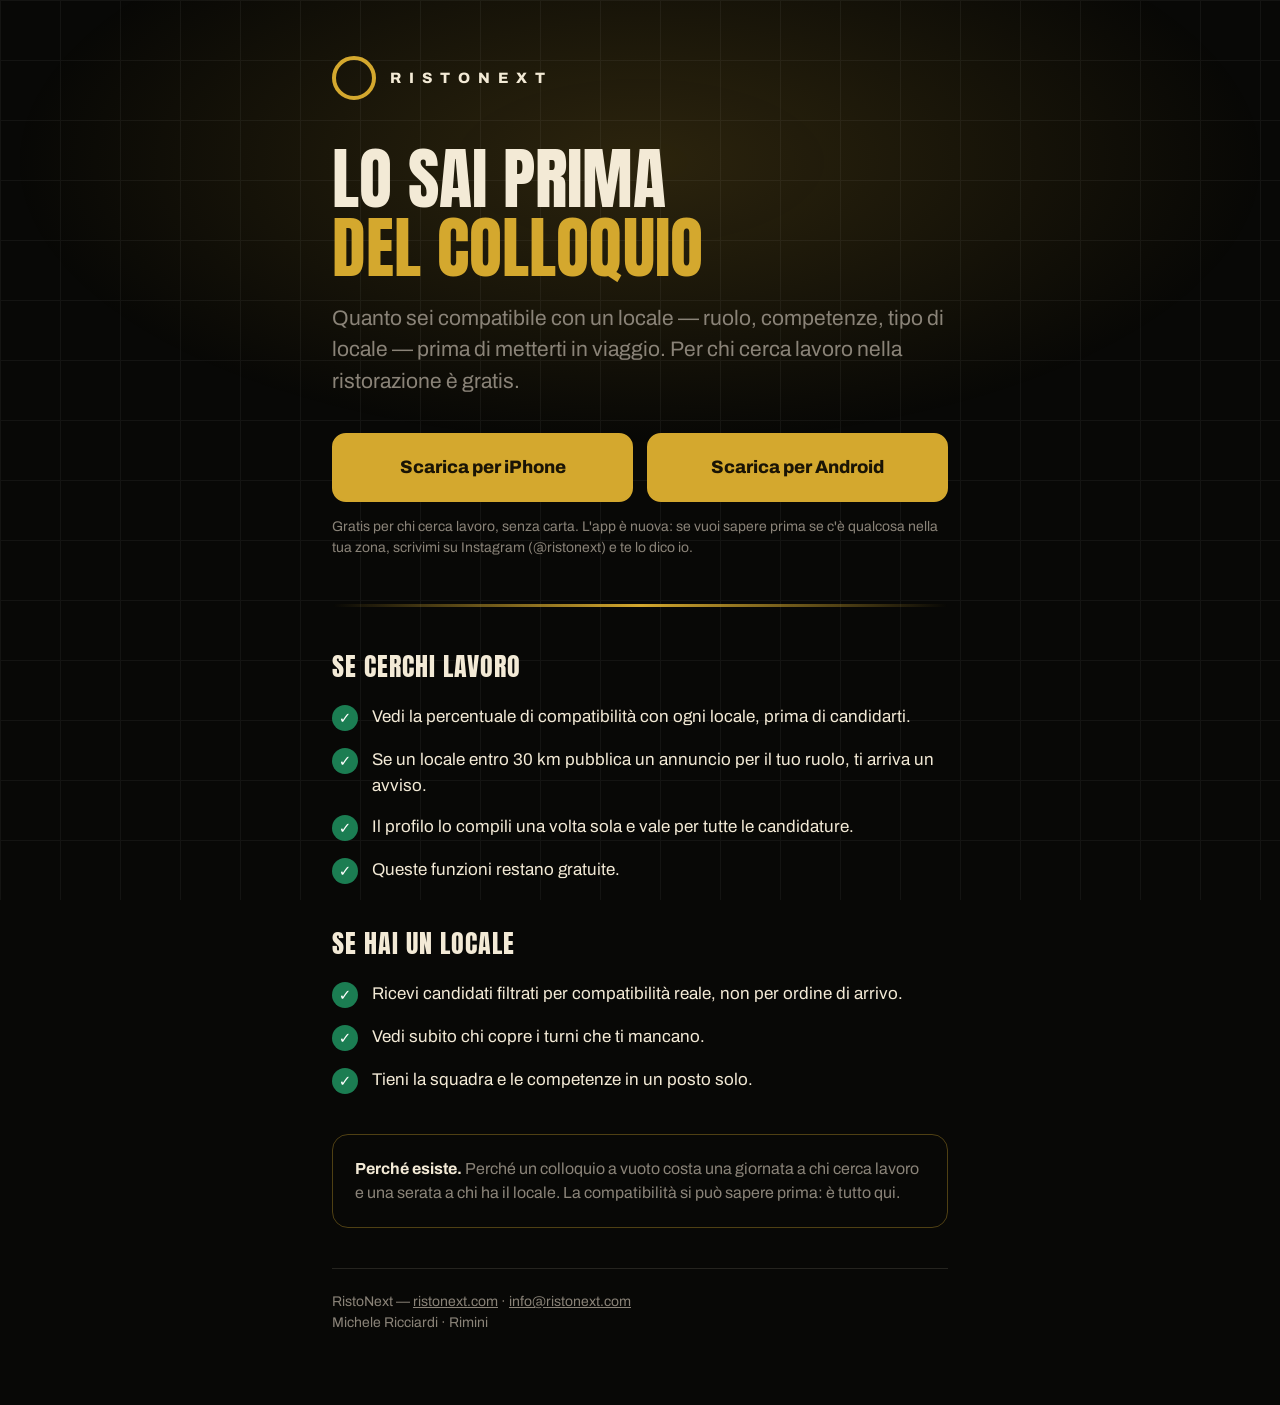
<file: app/index.html>
<!doctype html>
<html lang="it">
<head>
<meta charset="utf-8">
<meta name="viewport" content="width=device-width, initial-scale=1">
<title>Scarica RistoNext</title>
<meta name="description" content="RistoNext: sai quanto sei compatibile con un locale prima del colloquio. Gratis per chi cerca lavoro nella ristorazione.">
<meta name="robots" content="index, follow">
<meta property="og:title" content="Scarica RistoNext">
<meta property="og:description" content="Sai quanto sei compatibile con un locale prima del colloquio. Gratis per chi cerca lavoro.">
<meta property="og:type" content="website">
<link rel="preconnect" href="https://fonts.googleapis.com">
<link rel="preconnect" href="https://fonts.gstatic.com" crossorigin>
<link href="https://fonts.googleapis.com/css2?family=Anton&family=Archivo:wght@400;600;800&display=swap" rel="stylesheet">
<style>
  :root{
    --nero:#080806; --oro:#D4A82E; --avorio:#F3EAD6; --fumo:#8A8378;
    --verde:#1B7D52; --titolo:"Anton",Impact,sans-serif; --testo:"Archivo",system-ui,sans-serif;
  }
  *{box-sizing:border-box}
  html,body{margin:0;padding:0;overflow-x:clip}
  body{background:var(--nero);color:var(--avorio);font-family:var(--testo);line-height:1.5}
  .fondo{position:fixed;inset:0;z-index:0;background:
    radial-gradient(ellipse 70% 45% at 50% 18%, rgba(212,168,46,.18) 0%, rgba(8,8,6,0) 70%);}
  .griglia{position:fixed;inset:0;z-index:0;opacity:.05;
    background-image:linear-gradient(#fff 1px,transparent 1px),linear-gradient(90deg,#fff 1px,transparent 1px);
    background-size:60px 60px}
  main{position:relative;z-index:1;max-width:660px;margin:0 auto;padding:56px 22px 72px}
  .marchio{display:flex;align-items:center;gap:14px;margin-bottom:44px}
  .anello{width:44px;height:44px;border-radius:50%;border:4px solid var(--oro)}
  .marchio span{font-weight:800;letter-spacing:8px;font-size:15px;color:var(--avorio)}
  h1{font-family:var(--titolo);font-weight:400;text-transform:uppercase;
     font-size:clamp(38px,9vw,68px);line-height:1.02;margin:0 0 6px;overflow-wrap:anywhere}
  h1 .oro{color:var(--oro);display:block}
  .sotto{font-size:clamp(17px,4.2vw,21px);color:var(--fumo);margin:20px 0 36px;max-width:30em}
  .bottoni{display:flex;flex-direction:column;gap:14px;margin-bottom:14px}
  a.bottone{display:flex;align-items:center;justify-content:center;gap:12px;
    text-decoration:none;font-weight:800;font-size:18px;padding:19px 22px;border-radius:14px;
    background:var(--oro);color:#1a1405;border:2px solid var(--oro);transition:transform .12s ease,filter .12s ease}
  a.bottone.secondario{background:transparent;color:var(--avorio);border-color:rgba(243,234,214,.35)}
  a.bottone:hover{filter:brightness(1.06)}
  a.bottone:active{transform:translateY(1px)}
  a.bottone:focus-visible{outline:3px solid #fff;outline-offset:3px}
  .nota{font-size:14px;color:var(--fumo);margin:0 0 46px}
  .filo{height:3px;background:linear-gradient(90deg,transparent,var(--oro),transparent);margin:0 0 40px}
  h2{font-family:var(--titolo);font-weight:400;text-transform:uppercase;font-size:26px;letter-spacing:1px;margin:0 0 18px}
  ul{list-style:none;padding:0;margin:0 0 40px}
  li{display:flex;gap:14px;align-items:flex-start;margin-bottom:16px;font-size:17px}
  li .segno{flex:0 0 auto;width:26px;height:26px;border-radius:50%;background:var(--verde);color:#fff;
    display:flex;align-items:center;justify-content:center;font-size:15px;font-weight:800;margin-top:1px}
  .riquadro{border:1px solid rgba(212,168,46,.35);border-radius:16px;padding:22px;margin-bottom:40px}
  .riquadro p{margin:0;color:var(--fumo);font-size:16px}
  .riquadro strong{color:var(--avorio)}
  footer{color:var(--fumo);font-size:14px;border-top:1px solid rgba(243,234,214,.12);padding-top:22px}
  footer a{color:var(--fumo)}
  @media (min-width:560px){ .bottoni{flex-direction:row} a.bottone{flex:1} }
</style>
</head>
<body>
<div class="fondo"></div><div class="griglia"></div>
<main>
  <div class="marchio"><div class="anello"></div><span>RISTONEXT</span></div>

  <h1>Lo sai prima<span class="oro">del colloquio</span></h1>
  <p class="sotto">Quanto sei compatibile con un locale — ruolo, competenze, tipo di locale — prima di
    metterti in viaggio. Per chi cerca lavoro nella ristorazione è gratis.</p>

  <div class="bottoni">
    <a class="bottone" id="apple" href="https://apps.apple.com/it/app/ristonext/id6762455597?ct=sito-app&mt=8">Scarica per iPhone</a>
    <a class="bottone" id="android" href="https://play.google.com/store/apps/details?id=dev.a0.apps.ristonext493&referrer=utm_source%3Dsito-app%26utm_medium%3Dorganico">Scarica per Android</a>
  </div>
  <p class="nota">Gratis per chi cerca lavoro, senza carta. L'app è nuova: se vuoi sapere prima se c'è qualcosa nella tua zona, scrivimi su Instagram (@ristonext) e te lo dico io.</p>

  <div class="filo"></div>

  <h2>Se cerchi lavoro</h2>
  <ul>
    <li><span class="segno">✓</span><span>Vedi la percentuale di compatibilità con ogni locale, prima di candidarti.</span></li>
    <li><span class="segno">✓</span><span>Se un locale entro 30 km pubblica un annuncio per il tuo ruolo, ti arriva un avviso.</span></li>
    <li><span class="segno">✓</span><span>Il profilo lo compili una volta sola e vale per tutte le candidature.</span></li>
    <li><span class="segno">✓</span><span>Queste funzioni restano gratuite.</span></li>
  </ul>

  <h2>Se hai un locale</h2>
  <ul>
    <li><span class="segno">✓</span><span>Ricevi candidati filtrati per compatibilità reale, non per ordine di arrivo.</span></li>
    <li><span class="segno">✓</span><span>Vedi subito chi copre i turni che ti mancano.</span></li>
    <li><span class="segno">✓</span><span>Tieni la squadra e le competenze in un posto solo.</span></li>
  </ul>

  <div class="riquadro">
    <p><strong>Perché esiste.</strong> Perché un colloquio a vuoto costa una giornata a chi cerca
    lavoro e una serata a chi ha il locale. La compatibilità si può sapere prima: è tutto qui.</p>
  </div>

  <footer>
    RistoNext — <a href="https://ristonext.com">ristonext.com</a> ·
    <a href="mailto:info@ristonext.com">info@ristonext.com</a><br>
    Michele Ricciardi · Rimini
  </footer>
</main>
<script>
  // mette davanti il pulsante dello store giusto; l'altro resta comunque visibile
  (function () {
    var ua = navigator.userAgent || "";
    var iOS = /iPad|iPhone|iPod/.test(ua) || (navigator.platform === "MacIntel" && navigator.maxTouchPoints > 1);
    var android = /Android/i.test(ua);
    var apple = document.getElementById("apple");
    var droid = document.getElementById("android");
    if (!apple || !droid) return;
    if (android) { droid.parentNode.insertBefore(droid, apple); apple.className = "bottone secondario"; }
    else if (iOS) { droid.className = "bottone secondario"; }
  })();
</script>
<script>
  // etichetta di provenienza: ?da=dm-a, dm-b, bio, email-locali, scuole, gruppi (07/10/2026)
  (function(){var d=(new URLSearchParams(location.search).get('da')||'').replace(/[^a-z0-9-]/gi,'').slice(0,30);if(!d)return;
  document.querySelectorAll('a[href*="apps.apple.com"]').forEach(function(a){a.href=a.href.replace(/ct=[^&]*/,'ct='+d);});
  document.querySelectorAll('a[href*="play.google.com"]').forEach(function(a){a.href=a.href.replace(/utm_source%3D[^%&]*/,'utm_source%3D'+d);});})();
</script>
</body>
</html>
</file>
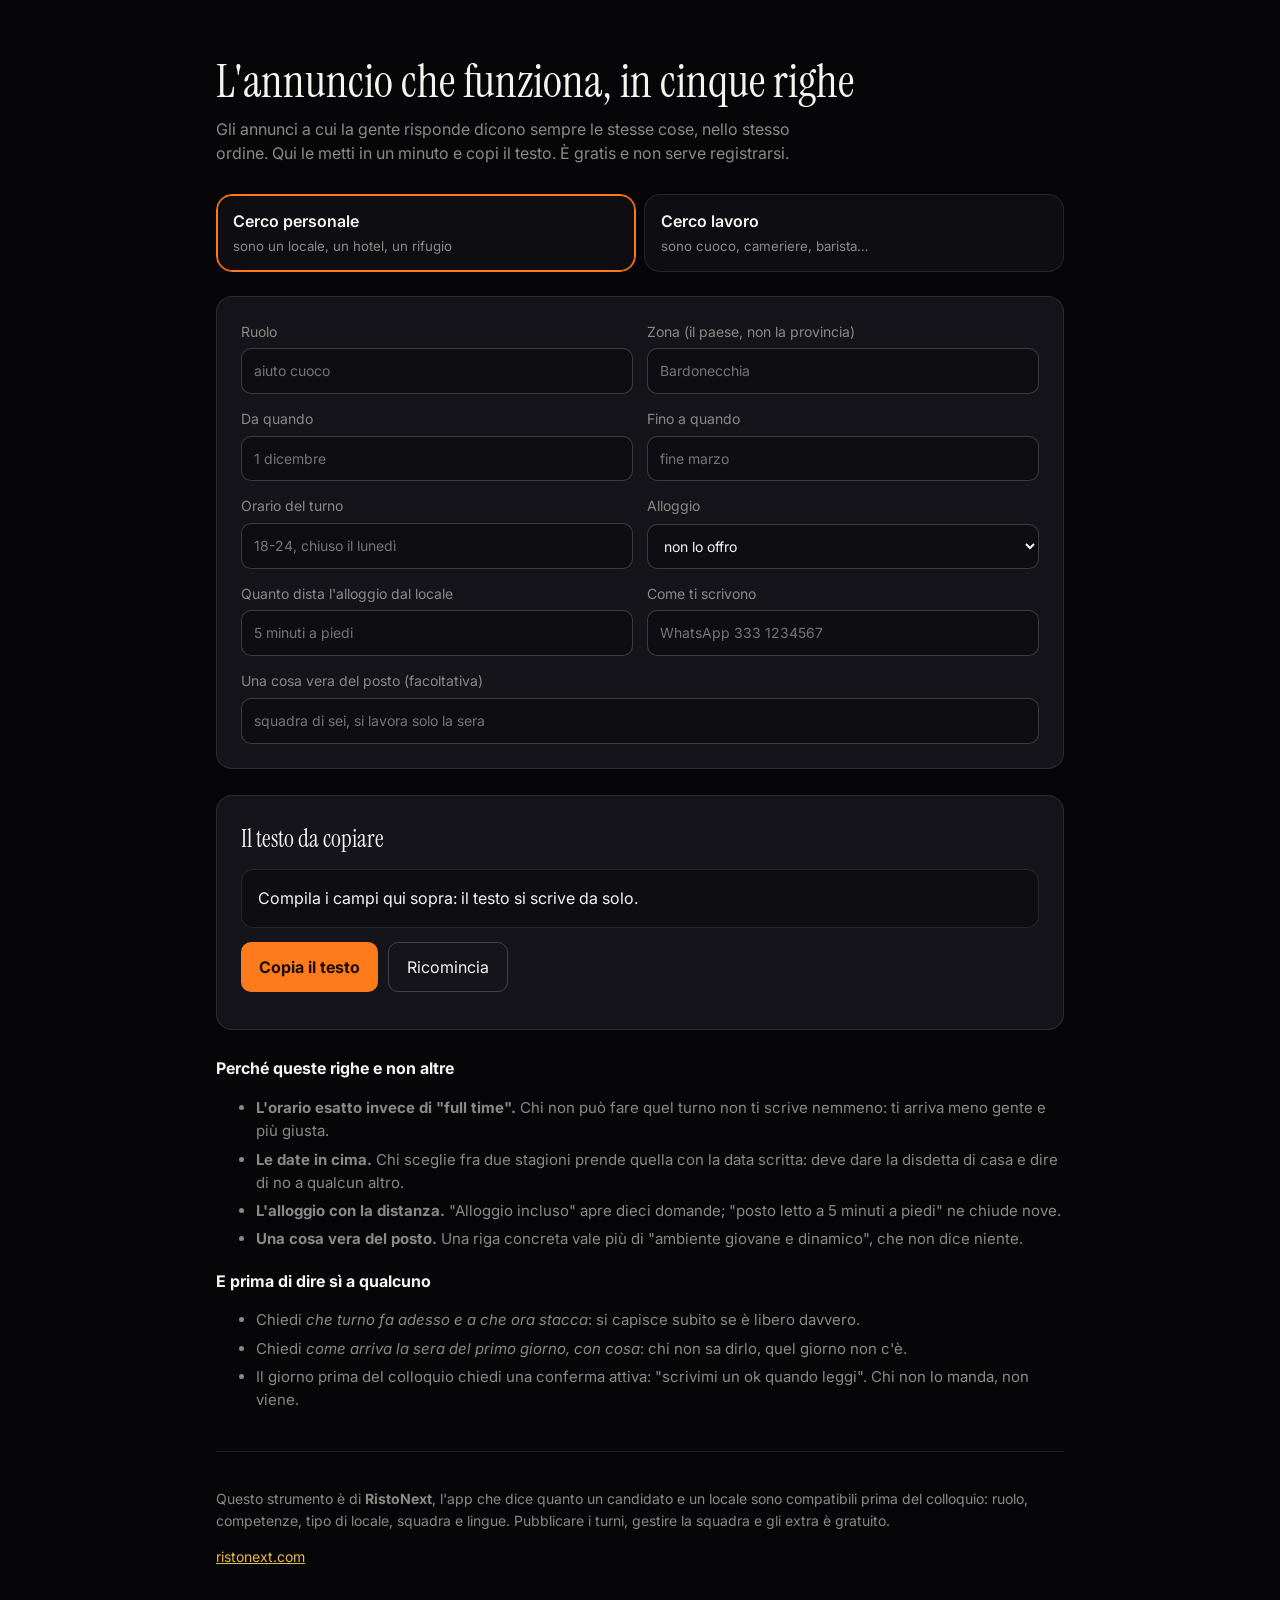
<file: annuncio.html>
<!DOCTYPE html>
<html lang="it">
<head>
<meta charset="UTF-8" />
<meta name="color-scheme" content="dark" />
<meta name="viewport" content="width=device-width, initial-scale=1" />
<title>L'annuncio che funziona, in 5 righe — RistoNext</title>
<meta name="description" content="Scrivi in un minuto un annuncio di lavoro a cui rispondono davvero: orario esatto, date, alloggio con la distanza. E la versione per chi cerca lavoro. Gratis, senza registrarsi." />
<meta name="theme-color" content="#0a0a0a" />
<link rel="icon" type="image/svg+xml" href="data:image/svg+xml,%3Csvg xmlns='http://www.w3.org/2000/svg' viewBox='0 0 32 32'%3E%3Ccircle cx='16' cy='16' r='14' fill='%23E67E22'/%3E%3C/svg%3E" />
<link rel="preconnect" href="https://fonts.googleapis.com" />
<link rel="preconnect" href="https://fonts.gstatic.com" crossorigin />
<link href="https://fonts.googleapis.com/css2?family=Inter:wght@400;500;600;700&family=Instrument+Serif&display=swap" rel="stylesheet" />
<style>
  :root{
    --bg:#060608; --bg-card:#14141a; --bg-elev:#0e0e12;
    --text:#f5f5f0; --text-mute:#8a8a85; --accent:#FF7A1A; --gold:#E8B84A;
    --border:rgba(245,245,240,.10); --border-strong:rgba(245,245,240,.20);
    --radius:16px; --font-sans:'Inter',system-ui,-apple-system,Segoe UI,sans-serif;
    --font-display:'Instrument Serif',Georgia,serif;
  }
  *{box-sizing:border-box}
  body{margin:0;background:var(--bg);color:var(--text);font-family:var(--font-sans);line-height:1.55}
  .wrap{max-width:880px;margin:0 auto;padding:clamp(24px,5vw,56px) 16px 72px}
  h1{font-family:var(--font-display);font-weight:400;font-size:clamp(30px,6vw,46px);line-height:1.1;margin:0 0 10px}
  .sub{color:var(--text-mute);margin:0 0 28px;max-width:60ch}
  .tabs{display:flex;gap:8px;margin-bottom:24px;flex-wrap:wrap}
  .tab{flex:1 1 200px;min-width:0;background:var(--bg-elev);color:var(--text);border:1px solid var(--border);
       border-radius:var(--radius);padding:14px 16px;font:inherit;font-weight:600;cursor:pointer;text-align:left}
  .tab[aria-selected="true"]{border-color:var(--accent);box-shadow:0 0 0 1px var(--accent) inset}
  .tab small{display:block;font-weight:400;color:var(--text-mute);margin-top:2px}
  form{display:grid;gap:14px;background:var(--bg-card);border:1px solid var(--border);border-radius:var(--radius);padding:clamp(16px,3vw,24px)}
  label{display:grid;gap:6px;font-size:14px;color:var(--text-mute)}
  input,select,textarea{font:inherit;color:var(--text);background:var(--bg-elev);border:1px solid var(--border-strong);
       border-radius:10px;padding:11px 12px;width:100%;min-width:0}
  input:focus-visible,select:focus-visible,textarea:focus-visible,button:focus-visible{outline:2px solid var(--accent);outline-offset:2px}
  .due{display:grid;gap:14px;grid-template-columns:1fr 1fr}
  @media (max-width:560px){.due{grid-template-columns:1fr}}
  .out{margin-top:26px;background:var(--bg-card);border:1px solid var(--border);border-radius:var(--radius);padding:clamp(16px,3vw,24px)}
  .out h2{font-family:var(--font-display);font-weight:400;font-size:24px;margin:0 0 12px}
  pre{white-space:pre-wrap;word-wrap:break-word;overflow-wrap:anywhere;background:var(--bg-elev);border:1px solid var(--border);
      border-radius:12px;padding:16px;margin:0;font:inherit}
  .btns{display:flex;gap:10px;margin-top:14px;flex-wrap:wrap}
  button.azione{background:var(--accent);color:#1a0d00;border:0;border-radius:10px;padding:12px 18px;font:inherit;font-weight:700;cursor:pointer}
  button.ghost{background:transparent;color:var(--text);border:1px solid var(--border-strong);border-radius:10px;padding:12px 18px;font:inherit;cursor:pointer}
  .perche{margin-top:26px;color:var(--text-mute);font-size:15px}
  .perche h3{color:var(--text);font-size:16px;margin:18px 0 6px}
  .perche li{margin:5px 0}
  footer{margin-top:40px;padding-top:22px;border-top:1px solid var(--border);color:var(--text-mute);font-size:14px}
  footer a{color:var(--gold)}
  .nota{font-size:13px;color:var(--text-mute)}
</style>
</head>
<body>
<main class="wrap">
  <h1>L'annuncio che funziona, in cinque righe</h1>
  <p class="sub">Gli annunci a cui la gente risponde dicono sempre le stesse cose, nello stesso ordine.
  Qui le metti in un minuto e copi il testo. È gratis e non serve registrarsi.</p>

  <div class="tabs" role="tablist">
    <button class="tab" role="tab" id="t-locale" aria-selected="true" aria-controls="form">Cerco personale
      <small>sono un locale, un hotel, un rifugio</small></button>
    <button class="tab" role="tab" id="t-prof" aria-selected="false" aria-controls="form">Cerco lavoro
      <small>sono cuoco, cameriere, barista…</small></button>
  </div>

  <form id="form" autocomplete="off">
    <div class="due">
      <label>Ruolo<input id="ruolo" placeholder="aiuto cuoco" /></label>
      <label>Zona (il paese, non la provincia)<input id="zona" placeholder="Bardonecchia" /></label>
    </div>
    <div class="due">
      <label>Da quando<input id="da" placeholder="1 dicembre" /></label>
      <label>Fino a quando<input id="a" placeholder="fine marzo" /></label>
    </div>
    <div class="due">
      <label>Orario del turno<input id="orario" placeholder="18-24, chiuso il lunedì" /></label>
      <label id="l-alloggio">Alloggio
        <select id="alloggio">
          <option value="no">non lo offro</option>
          <option value="si">sì, vitto e alloggio</option>
          <option value="letto">sì, solo posto letto</option>
        </select>
      </label>
    </div>
    <div class="due">
      <label id="l-dist">Quanto dista l'alloggio dal locale<input id="dist" placeholder="5 minuti a piedi" /></label>
      <label>Come ti scrivono<input id="contatto" placeholder="WhatsApp 333 1234567" /></label>
    </div>
    <label id="l-extra">Una cosa vera del posto (facoltativa)
      <input id="extra" placeholder="squadra di sei, cucina piccola, si lavora solo la sera" /></label>
  </form>

  <section class="out" aria-live="polite">
    <h2>Il testo da copiare</h2>
    <pre id="testo">Compila i campi qui sopra: il testo si scrive da solo.</pre>
    <div class="btns">
      <button class="azione" id="copia" type="button">Copia il testo</button>
      <button class="ghost" id="pulisci" type="button">Ricomincia</button>
    </div>
    <p class="nota" id="stato"></p>
  </section>

  <section class="perche">
    <h3>Perché queste righe e non altre</h3>
    <ul>
      <li><strong>L'orario esatto invece di "full time".</strong> Chi non può fare quel turno non ti scrive nemmeno: ti arriva meno gente e più giusta.</li>
      <li><strong>Le date in cima.</strong> Chi sceglie fra due stagioni prende quella con la data scritta: deve dare la disdetta di casa e dire di no a qualcun altro.</li>
      <li><strong>L'alloggio con la distanza.</strong> "Alloggio incluso" apre dieci domande; "posto letto a 5 minuti a piedi" ne chiude nove.</li>
      <li><strong>Una cosa vera del posto.</strong> Una riga concreta vale più di "ambiente giovane e dinamico", che non dice niente.</li>
    </ul>
    <h3>E prima di dire sì a qualcuno</h3>
    <ul>
      <li>Chiedi <em>che turno fa adesso e a che ora stacca</em>: si capisce subito se è libero davvero.</li>
      <li>Chiedi <em>come arriva la sera del primo giorno, con cosa</em>: chi non sa dirlo, quel giorno non c'è.</li>
      <li>Il giorno prima del colloquio chiedi una conferma attiva: "scrivimi un ok quando leggi". Chi non lo manda, non viene.</li>
    </ul>
  </section>

  <footer>
    <p>Questo strumento è di <strong>RistoNext</strong>, l'app che dice quanto un candidato e un locale
    sono compatibili prima del colloquio: ruolo, competenze, tipo di locale, squadra e lingue.
    Pubblicare i turni, gestire la squadra e gli extra è gratuito.</p>
    <p><a href="https://ristonext.com">ristonext.com</a></p>
  </footer>
</main>

<script>
(function(){
  var modo = "locale";
  var campi = ["ruolo","zona","da","a","orario","alloggio","dist","contatto","extra"];
  var el = {}; campi.forEach(function(k){ el[k] = document.getElementById(k); });
  var testo = document.getElementById("testo"), stato = document.getElementById("stato");

  function v(k){ return (el[k].value || "").trim(); }

  function scriviLocale(){
    var r = [];
    var titolo = (v("ruolo") || "Cerchiamo personale") + (v("zona") ? " — " + v("zona") : "");
    r.push(titolo.toUpperCase());
    if (v("da") || v("a")) r.push("Da " + (v("da") || "…") + " a " + (v("a") || "…") + ".");
    if (v("orario")) r.push("Orario: " + v("orario") + ".");
    var al = el.alloggio.value;
    if (al === "si" || al === "letto") {
      r.push((al === "si" ? "Vitto e alloggio" : "Posto letto") +
             (v("dist") ? ", a " + v("dist") + " dal locale." : ". Chiedeteci pure dov'è e quanto dista."));
    } else {
      r.push("Alloggio non incluso: lo scrivo subito per non farvi perdere tempo.");
    }
    if (v("extra")) r.push(v("extra") + ".");
    if (v("contatto")) r.push("Per candidarsi: " + v("contatto") + ".");
    r.push("Rispondo a tutti, anche per dire di no.");
    return r.join("\n");
  }

  function scriviProfessionista(){
    var r = [];
    r.push((v("zona") ? "Disponibile a " + v("zona") : "Disponibile") +
           (v("da") || v("a") ? ", da " + (v("da") || "subito") + " a " + (v("a") || "fine stagione") : "") + ".");
    r.push("Come ci arrivo: " + (v("dist") || "auto mia") + ".");
    r.push((v("ruolo") ? v("ruolo").charAt(0).toUpperCase() + v("ruolo").slice(1) : "Ruolo") +
           (v("orario") ? ", abituato a turni " + v("orario") : "") + ".");
    if (el.alloggio.value === "si" || el.alloggio.value === "letto")
      r.push("Cerco un posto che dia " + (el.alloggio.value === "si" ? "vitto e alloggio" : "almeno il posto letto") + ".");
    if (v("extra")) r.push(v("extra") + ".");
    if (v("contatto")) r.push("Mi trovate qui: " + v("contatto") + ".");
    return r.join("\n");
  }

  function aggiorna(){
    var vuoto = campi.every(function(k){ return k === "alloggio" || !v(k); });
    testo.textContent = vuoto ? "Compila i campi qui sopra: il testo si scrive da solo."
                              : (modo === "locale" ? scriviLocale() : scriviProfessionista());
  }

  function cambiaModo(nuovo){
    modo = nuovo;
    document.getElementById("t-locale").setAttribute("aria-selected", String(nuovo === "locale"));
    document.getElementById("t-prof").setAttribute("aria-selected", String(nuovo === "prof"));
    document.getElementById("l-alloggio").firstChild.textContent = nuovo === "locale" ? "Alloggio" : "Alloggio: cosa ti serve";
    document.getElementById("l-dist").firstChild.textContent =
      nuovo === "locale" ? "Quanto dista l'alloggio dal locale" : "Come ci arrivi la sera";
    el.dist.placeholder = nuovo === "locale" ? "5 minuti a piedi" : "auto mia, o treno fino a…";
    el.extra.placeholder = nuovo === "locale" ? "squadra di sei, si lavora solo la sera"
                                             : "tre stagioni in montagna, parlo inglese";
    el.contatto.placeholder = nuovo === "locale" ? "WhatsApp 333 1234567" : "scrivetemi in privato";
    aggiorna();
  }

  document.getElementById("t-locale").addEventListener("click", function(){ cambiaModo("locale"); });
  document.getElementById("t-prof").addEventListener("click", function(){ cambiaModo("prof"); });
  campi.forEach(function(k){ el[k].addEventListener("input", aggiorna); el[k].addEventListener("change", aggiorna); });

  document.getElementById("copia").addEventListener("click", function(){
    var t = testo.textContent;
    function fatto(){ stato.textContent = "Copiato. Ora incollalo dove serve."; }
    if (navigator.clipboard && navigator.clipboard.writeText) {
      navigator.clipboard.writeText(t).then(fatto, function(){ stato.textContent = "Selezionalo e copialo a mano: il browser non me lo lascia fare."; });
    } else { stato.textContent = "Selezionalo e copialo a mano: il browser non me lo lascia fare."; }
  });
  document.getElementById("pulisci").addEventListener("click", function(){
    campi.forEach(function(k){ if (k === "alloggio") el[k].value = "no"; else el[k].value = ""; });
    stato.textContent = ""; aggiorna();
  });
  cambiaModo("locale");
})();
</script>
</body>
</html>
</file>
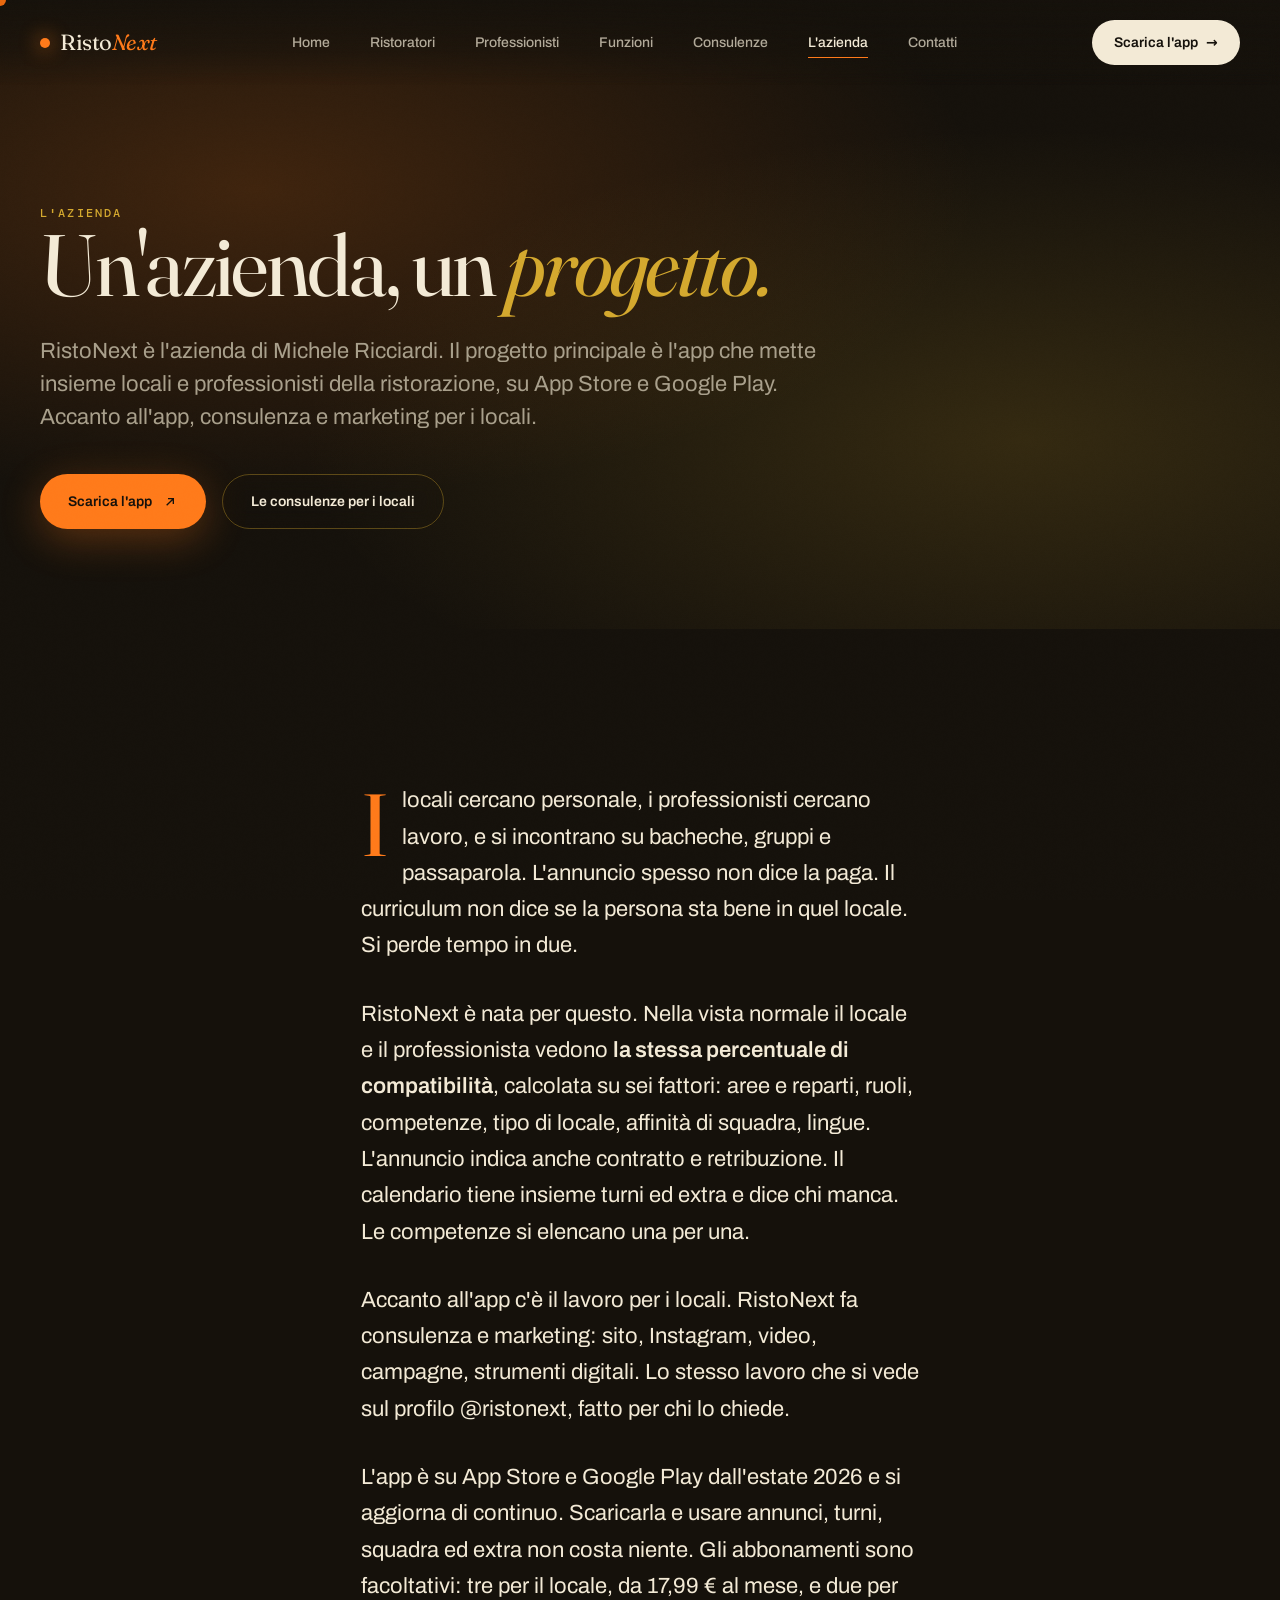
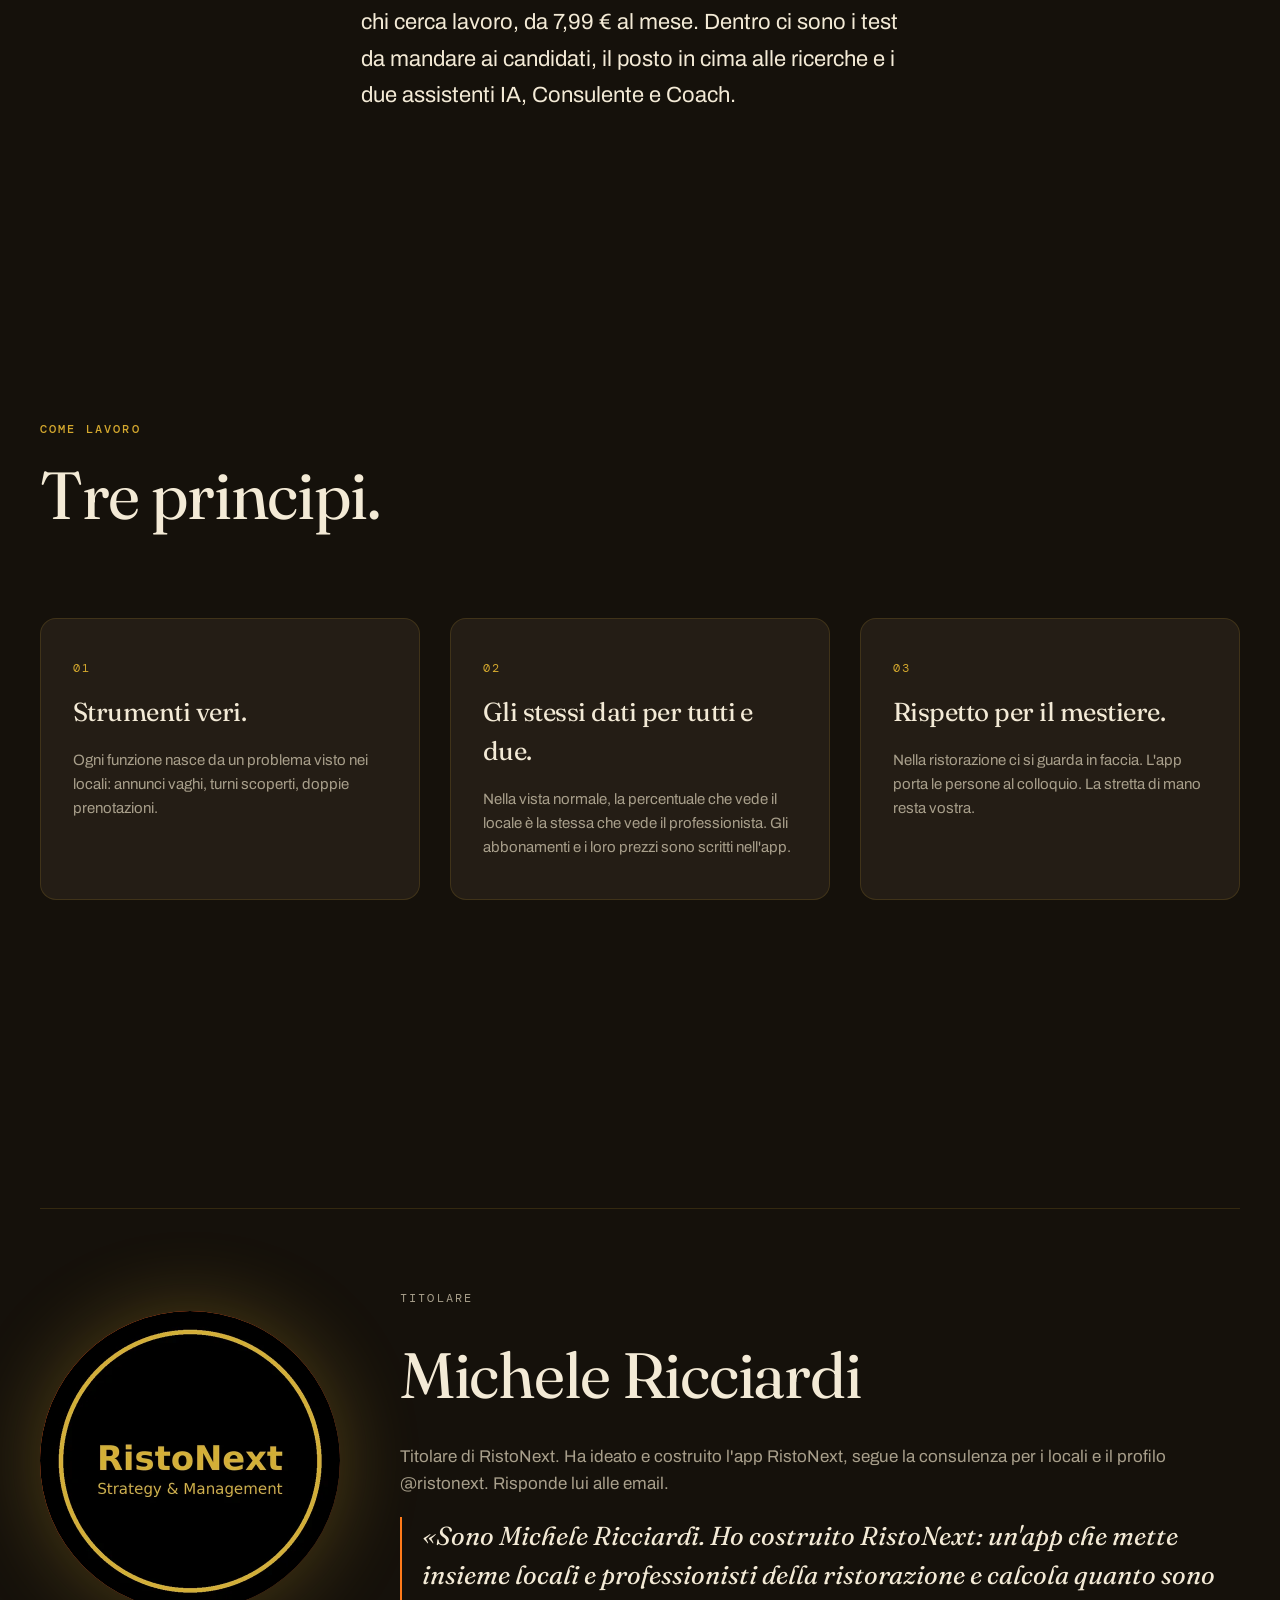
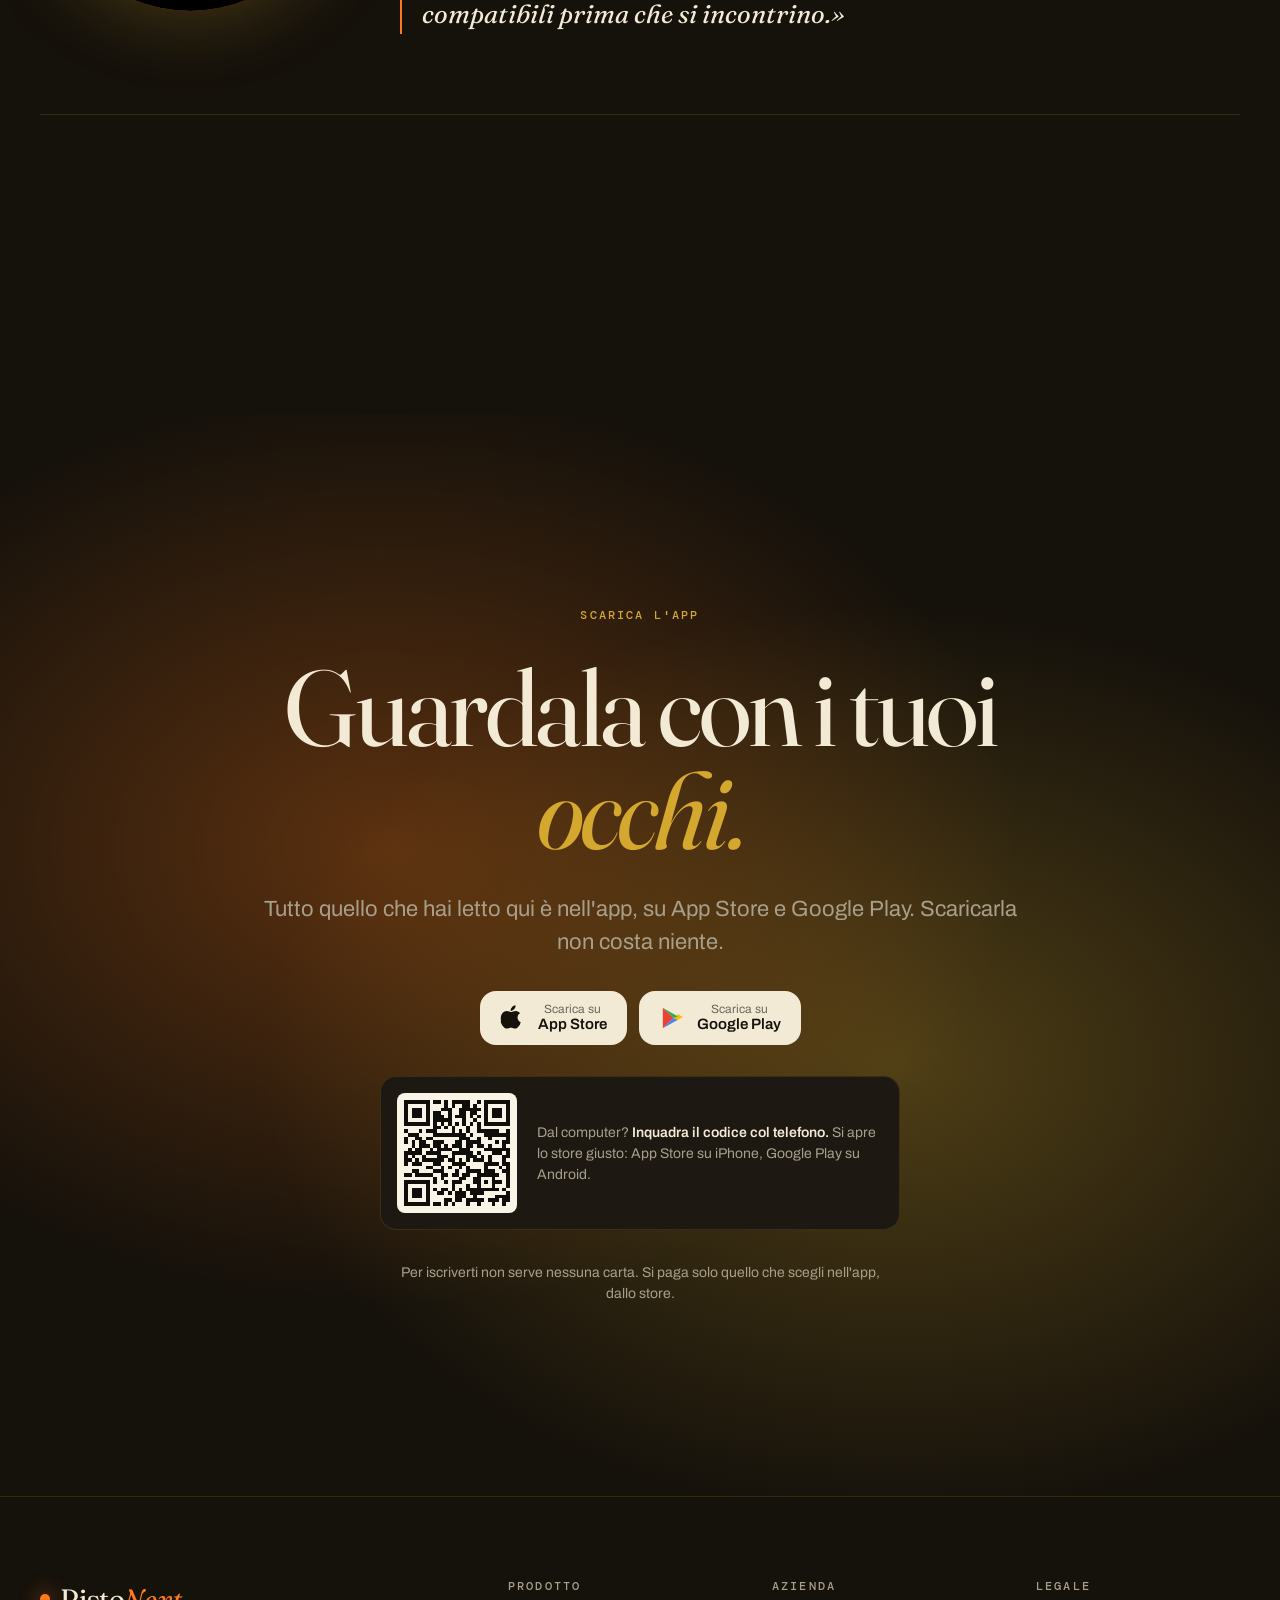
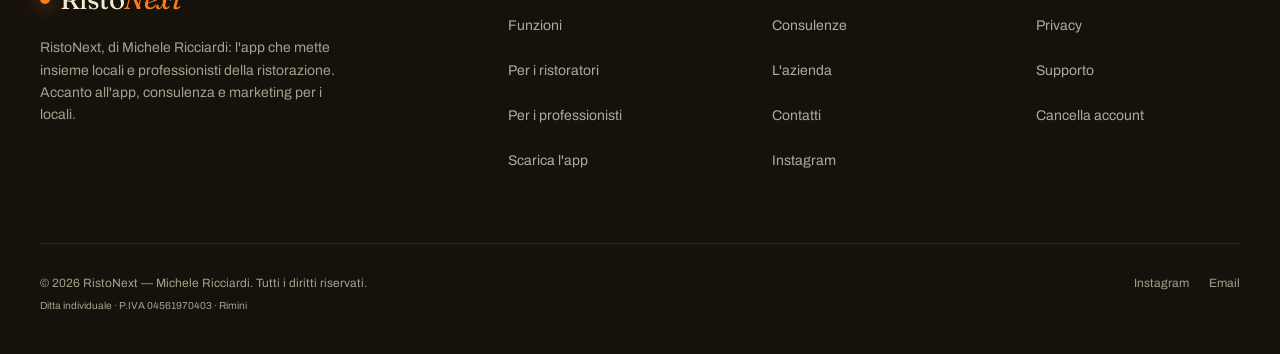
<file: chi-siamo.html>
<!DOCTYPE html>
<html lang="it" style="background:#060608;">
<head>
  <meta charset="UTF-8" />
  <meta name="color-scheme" content="dark" />
  <meta name="viewport" content="width=device-width, initial-scale=1" />
  <title>L'azienda di Michele Ricciardi - RistoNext</title>
  <meta name="description" content="RistoNext è l'app di Michele Ricciardi per locali e professionisti della ristorazione. Accanto all'app, consulenza e marketing per i locali." />
  <meta name="theme-color" content="#060608" />
  <meta name="apple-itunes-app" content="app-id=6762455597" />
  <link rel="canonical" href="https://ristonext.com/chi-siamo.html" />
  <meta property="og:type" content="website" />
  <meta property="og:site_name" content="RistoNext" />
  <meta property="og:locale" content="it_IT" />
  <meta property="og:url" content="https://ristonext.com/chi-siamo.html" />
  <meta property="og:title" content="L'azienda di Michele Ricciardi - RistoNext" />
  <meta property="og:description" content="RistoNext è l'app di Michele Ricciardi per locali e professionisti della ristorazione. Accanto all'app, consulenza e marketing per i locali." />
  <meta property="og:image" content="https://ristonext.com/assets/img/og.jpg" />
  <meta property="og:image:width" content="1200" />
  <meta property="og:image:height" content="630" />
  <meta property="og:image:alt" content="Logo di RistoNext" />
  <meta name="twitter:card" content="summary_large_image" />
  <link rel="icon" href="favicon.ico" sizes="any" />
  <link rel="icon" href="favicon-48.png" type="image/png" sizes="48x48" />
  <link rel="apple-touch-icon" href="apple-touch-icon.png" />
  <link rel="preload" href="assets/fonts/Archivo-wght.woff2" as="font" type="font/woff2" crossorigin />
  <link rel="preload" href="assets/fonts/Fraunces-wght.woff2" as="font" type="font/woff2" crossorigin />
  <script>/* Giro 3: ?font=vecchio mostra i caratteri di prima; la scelta resta per la sessione. */(function(){var f=null;try{f=new URLSearchParams(location.search).get('font');if(f)sessionStorage.setItem('rn-font',f);f=f||sessionStorage.getItem('rn-font')}catch(e){}if(f==='vecchio')document.documentElement.setAttribute('data-font','vecchio')})();</script>
  <link rel="stylesheet" href="assets/css/main.css?v=20261011" />
  <script defer src="assets/vendor/gsap.min.js"></script>
  <script defer src="assets/vendor/ScrollTrigger.min.js"></script>
  <script type="application/ld+json">
{
  "@context": "https://schema.org",
  "@type": "BreadcrumbList",
  "itemListElement": [
    {
      "@type": "ListItem",
      "position": 1,
      "name": "Home",
      "item": "https://ristonext.com/"
    },
    {
      "@type": "ListItem",
      "position": 2,
      "name": "L'azienda",
      "item": "https://ristonext.com/chi-siamo.html"
    }
  ]
}
  </script>
</head>
<body data-page="chi-siamo">

  <div class="aurora" aria-hidden="true">
    <div class="aurora__blob aurora__blob--1"></div>
    <div class="aurora__blob aurora__blob--2"></div>
    <div class="aurora__blob aurora__blob--3"></div>
  </div>
  <div class="noise" aria-hidden="true"></div>
  <div class="cursor" aria-hidden="true"></div>

  <nav class="nav">
    <a href="/" class="nav__logo">Risto<em>Next</em></a>
    <ul class="nav__menu">
      <li><a href="/">Home</a></li>
      <li><a href="ristoratori.html">Ristoratori</a></li>
      <li><a href="professionisti.html">Professionisti</a></li>
      <li><a href="funzioni.html">Funzioni</a></li>
      <li><a href="consulenze.html">Consulenze</a></li>
      <li><a href="chi-siamo.html" class="active">L'azienda</a></li>
      <li><a href="contatti.html">Contatti</a></li>
    </ul>
    <a href="#download" class="nav__cta" data-cta="store-auto" data-pos="nav">Scarica l'app <span aria-hidden="true">→</span></a>
    <button class="nav__burger" type="button" aria-label="Menu" aria-expanded="false" aria-controls="menu-mobile"><span></span><span></span><span></span></button>
  </nav>
  <div class="nav__mobile" id="menu-mobile" role="dialog" aria-label="Menu">
    <a href="/">Home</a>
    <a href="ristoratori.html">Ristoratori</a>
    <a href="professionisti.html">Professionisti</a>
    <a href="funzioni.html">Funzioni</a>
    <a href="consulenze.html">Consulenze</a>
    <a href="chi-siamo.html">L'azienda</a>
    <a href="contatti.html">Contatti</a>
  </div>

  <section class="page-hero">
    <div class="page-hero__bg" aria-hidden="true"></div>
    <div class="container">
      <div class="page-hero__inner reveal">
        <span class="eyebrow">L'azienda</span>
        <h1 class="split">Un'azienda, un <em>progetto.</em></h1>
        <p class="lead word-reveal">RistoNext è l'azienda di Michele Ricciardi. Il progetto principale è l'app che mette insieme locali e professionisti della ristorazione, su App Store e Google Play. Accanto all'app, consulenza e marketing per i locali.</p>
        <div class="actions">
          <a href="#download" class="btn btn--primary" data-cta="store-auto" data-pos="hero">Scarica l'app <svg class="btn__arrow" viewBox="0 0 24 24" fill="none" stroke="currentColor" stroke-width="2"><path d="M7 17L17 7M9 7h8v8"/></svg></a>
          <a href="consulenze.html" class="btn btn--ghost" data-cta="consulenze" data-pos="hero">Le consulenze per i locali</a>
        </div>
      </div>
    </div>
  </section>

  <section>
    <div class="container">
      <div class="story reveal">
        <p>I locali cercano personale, i professionisti cercano lavoro, e si incontrano su bacheche, gruppi e passaparola. L'annuncio spesso non dice la paga. Il curriculum non dice se la persona sta bene in quel locale. Si perde tempo in due.</p>
        <p>RistoNext è nata per questo. Nella vista normale il locale e il professionista vedono <strong>la stessa percentuale di compatibilità</strong>, calcolata su sei fattori: aree e reparti, ruoli, competenze, tipo di locale, affinità di squadra, lingue. L'annuncio indica anche contratto e retribuzione. Il calendario tiene insieme turni ed extra e dice chi manca. Le competenze si elencano una per una.</p>
        <p>Accanto all'app c'è il lavoro per i locali. RistoNext fa consulenza e marketing: sito, Instagram, video, campagne, strumenti digitali. Lo stesso lavoro che si vede sul profilo @ristonext, fatto per chi lo chiede.</p>
        <p>L'app è su App Store e Google Play dall'estate 2026 e si aggiorna di continuo. Scaricarla e usare annunci, turni, squadra ed extra non costa niente. Gli abbonamenti sono facoltativi: tre per il locale, da 17,99 € al mese, e due per chi cerca lavoro, da 7,99 € al mese. Dentro ci sono i test da mandare ai candidati, il posto in cima alle ricerche e i due assistenti IA, Consulente e Coach.</p>
      </div>
    </div>
  </section>

  <section>
    <div class="container">
      <div class="sec-head reveal">
        <span class="eyebrow">Come lavoro</span>
        <h2 class="h-section split">Tre principi.</h2>
      </div>
      <div class="values reveal--stagger">
        <div class="value">
          <div class="value__num">01</div>
          <h3 class="value__title">Strumenti veri.</h3>
          <p class="value__desc">Ogni funzione nasce da un problema visto nei locali: annunci vaghi, turni scoperti, doppie prenotazioni.</p>
        </div>
        <div class="value">
          <div class="value__num">02</div>
          <h3 class="value__title">Gli stessi dati per tutti e due.</h3>
          <p class="value__desc">Nella vista normale, la percentuale che vede il locale è la stessa che vede il professionista. Gli abbonamenti e i loro prezzi sono scritti nell'app.</p>
        </div>
        <div class="value">
          <div class="value__num">03</div>
          <h3 class="value__title">Rispetto per il mestiere.</h3>
          <p class="value__desc">Nella ristorazione ci si guarda in faccia. L'app porta le persone al colloquio. La stretta di mano resta vostra.</p>
        </div>
      </div>
    </div>
  </section>

  <section>
    <div class="container">
      <div class="founder reveal">
        <div class="founder__portrait"><img src="assets/img/logo-official.webp" width="600" height="600" alt="Logo RistoNext" loading="lazy" /></div>
        <div class="founder__meta">
          <div class="founder__role">Titolare</div>
          <div class="founder__name">Michele Ricciardi</div>
          <p class="founder__bio">Titolare di RistoNext. Ha ideato e costruito l'app RistoNext, segue la consulenza per i locali e il profilo @ristonext. Risponde lui alle email.</p>
          <blockquote class="founder__quote">«Sono Michele Ricciardi. Ho costruito RistoNext: un'app che mette insieme locali e professionisti della ristorazione e calcola quanto sono compatibili prima che si incontrino.»</blockquote>
        </div>
      </div>
    </div>
  </section>

  <section class="read-also-sec">
    <div class="container">
      <nav class="read-also reveal" aria-label="Leggi anche">
        <span class="read-also__label">Leggi anche</span>
        <a href="consulenze.html" data-cta="consulenze" data-pos="read-also">Consulenza e marketing per i locali</a>
        <a href="funzioni.html" data-cta="funzioni" data-pos="read-also">Le funzioni dell'app</a>
        <a href="contatti.html" data-cta="contatto" data-pos="read-also">Scrivi a Michele</a>
      </nav>
    </div>
  </section>

  <section id="download" class="cta-final">
    <div class="cta-final__bg" aria-hidden="true"></div>
    <div class="container cta-final__inner reveal">
      <span class="eyebrow">Scarica l'app</span>
      <h2 class="h-display">Guardala con i tuoi <em>occhi.</em></h2>
      <p class="lead">Tutto quello che hai letto qui è nell'app, su App Store e Google Play. Scaricarla non costa niente.</p>
      <div class="store-badges">
        <a href="https://apps.apple.com/it/app/ristonext/id6762455597?ct=sito-chi-siamo&amp;mt=8" target="_blank" rel="noopener" class="store-badge" data-cta="store-apple" data-pos="final" aria-label="Scarica RistoNext su App Store (si apre in una nuova scheda)">
          <svg class="store-badge__icon" viewBox="0 0 24 24" fill="currentColor"><path d="M18.7 17.3c-.3.7-.7 1.4-1.2 2-.6.8-1.1 1.4-1.5 1.7-.6.5-1.3.8-2 .8-.5 0-1.1-.1-1.9-.4-.7-.3-1.4-.4-2-.4-.7 0-1.4.1-2.1.4-.7.3-1.3.4-1.8.4-.7 0-1.4-.3-2.1-.8-.4-.3-.9-.9-1.6-1.7-.7-.9-1.2-2-1.7-3.2C1 15 .7 13.6.7 12.3c0-1.5.3-2.8 1-3.9.5-.9 1.2-1.6 2-2.1.9-.5 1.8-.8 2.8-.8.5 0 1.2.2 2.1.5.9.3 1.4.5 1.7.5.2 0 .8-.2 1.9-.5.9-.3 1.7-.5 2.4-.4 1.7.1 3 .8 3.9 2.1-1.5.9-2.3 2.2-2.3 3.9 0 1.3.5 2.4 1.4 3.3.4.4.9.7 1.5.9-.1.4-.2.7-.4 1.1zm-4.3-16.6c0 1.1-.4 2.1-1.2 3.1-1 1.1-2.1 1.8-3.4 1.7 0-.1 0-.3 0-.4 0-1.1.4-2.2 1.3-3.1.4-.5.9-.9 1.6-1.2.6-.3 1.2-.4 1.7-.5 0 .2 0 .3 0 .4z"/></svg>
          <span class="store-badge__text"><span class="store-badge__small">Scarica su</span><span class="store-badge__big">App Store</span></span>
        </a>
        <a href="https://play.google.com/store/apps/details?id=dev.a0.apps.ristonext493&amp;referrer=utm_source%3Dsito%26utm_medium%3Dchi-siamo" target="_blank" rel="noopener" class="store-badge" data-cta="store-play" data-pos="final" aria-label="Scarica RistoNext su Google Play (si apre in una nuova scheda)">
          <svg class="store-badge__icon" viewBox="0 0 24 24"><path fill="#EA4335" d="M3 2.5v19l10-9.5z" transform="translate(0.5,0)"/><path fill="#4285F4" d="M13 12L3 21.5l14-8z" transform="translate(0.5,0)"/><path fill="#FBBC04" d="M17 13.5l4.5-2.5-4.5-2.5-4 4z" transform="translate(0.5,0)"/><path fill="#34A853" d="M13 12L3 2.5l14 8z" transform="translate(0.5,0)"/></svg>
          <span class="store-badge__text"><span class="store-badge__small">Scarica su</span><span class="store-badge__big">Google Play</span></span>
        </a>
      </div>
      <!-- Giro 3: chi legge dal computer non puo' installare. Il QR porta a ristonext.com/?da=qr: sul telefono il JS apre lo store giusto. Nascosto sui telefoni. -->
      <figure class="qr">
        <img src="assets/img/qr-scarica.svg" width="120" height="120" alt="Codice QR: inquadralo col telefono per scaricare RistoNext" loading="lazy" decoding="async" />
        <figcaption>Dal computer? <strong>Inquadra il codice col telefono.</strong> Si apre lo store giusto: App Store su iPhone, Google Play su Android.</figcaption>
      </figure>
      <p class="store-note">Per iscriverti non serve nessuna carta. Si paga solo quello che scegli nell'app, dallo store.</p>
    </div>
  </section>

  <footer class="footer">
    <div class="container">
      <div class="footer__grid">
        <div class="footer__brand">
          <div class="nav__logo">Risto<em>Next</em></div>
          <p>RistoNext, di Michele Ricciardi: l'app che mette insieme locali e professionisti della ristorazione. Accanto all'app, consulenza e marketing per i locali.</p>
        </div>
        <div class="footer__col"><h2 class="footer__title">Prodotto</h2><ul>
          <li><a href="funzioni.html">Funzioni</a></li>
          <li><a href="ristoratori.html">Per i ristoratori</a></li>
          <li><a href="professionisti.html">Per i professionisti</a></li>
          <li><a href="#download" data-cta="store-auto" data-pos="footer">Scarica l'app</a></li>
        </ul></div>
        <div class="footer__col"><h2 class="footer__title">Azienda</h2><ul>
          <li><a href="consulenze.html">Consulenze</a></li>
          <li><a href="chi-siamo.html">L'azienda</a></li>
          <li><a href="contatti.html">Contatti</a></li>
          <li><a href="https://www.instagram.com/ristonext/" target="_blank" rel="noopener">Instagram</a></li>
        </ul></div>
        <div class="footer__col"><h2 class="footer__title">Legale</h2><ul>
          <li><a href="https://ricciardi96-netizen.github.io/ristonext-legal/privacy.html" target="_blank" rel="noopener">Privacy</a></li>
          <li><a href="https://ricciardi96-netizen.github.io/ristonext-legal/support.html" target="_blank" rel="noopener">Supporto</a></li>
          <li><a href="https://ricciardi96-netizen.github.io/ristonext-legal/account-deletion.html" target="_blank" rel="noopener">Cancella account</a></li>
        </ul></div>
      </div>
      <div class="footer__bottom">
        <div>© 2026 RistoNext — Michele Ricciardi. Tutti i diritti riservati. <span class="footer__piva">Ditta individuale · P.IVA 04561970403 · Rimini</span></div>
        <div class="footer__social">
          <a href="https://www.instagram.com/ristonext/" target="_blank" rel="noopener">Instagram</a>
          <a href="mailto:info@ristonext.com">Email</a>
        </div>
      </div>
    </div>
  </footer>

  <!-- Giro 3: bottone fisso in basso, solo telefono. Compare quando l'apertura esce dallo schermo,
       sparisce vicino ai badge degli store e al piede. Il JS lo punta allo store del telefono. -->
  <div class="sticky-cta" hidden>
    <a href="#download" class="sticky-cta__btn" data-cta="store-auto" data-pos="sticky">
      <span class="sticky-cta__main">Scarica gratis</span>
      <span class="sticky-cta__sub">App Store e Google Play</span>
    </a>
    <button type="button" class="sticky-cta__close" aria-label="Nascondi il bottone Scarica">
      <svg viewBox="0 0 24 24" width="16" height="16" fill="none" stroke="currentColor" stroke-width="2" aria-hidden="true"><path d="M6 6l12 12M18 6L6 18"/></svg>
    </button>
  </div>

  <script type="module" src="assets/js/main.js?v=20261010"></script>
  <!-- Cloudflare Web Analytics: qui, subito prima della chiusura del body, va lo snippet che Michele copia dalla dashboard
       Cloudflare (Analytics & Logs > Web Analytics > Add a site > ristonext.com). Il token non si inventa. -->
</body>
</html>
</file>
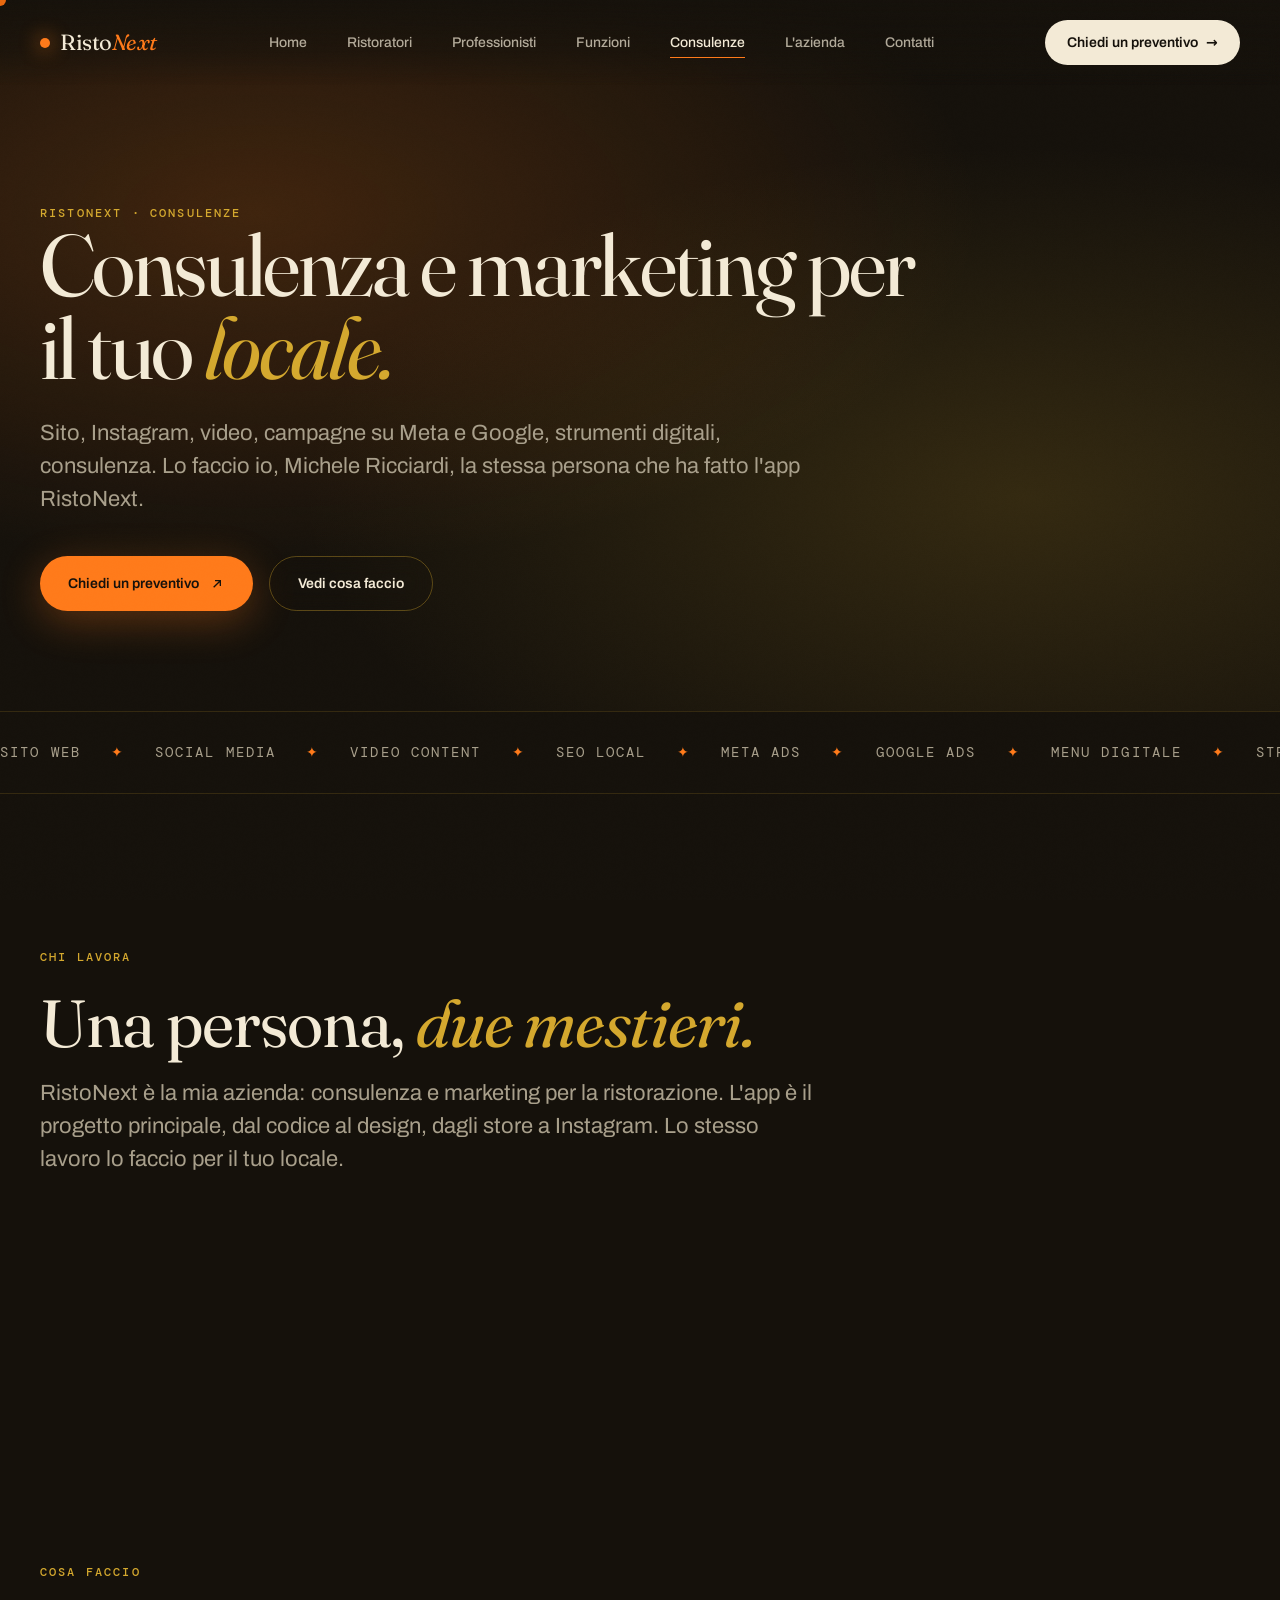
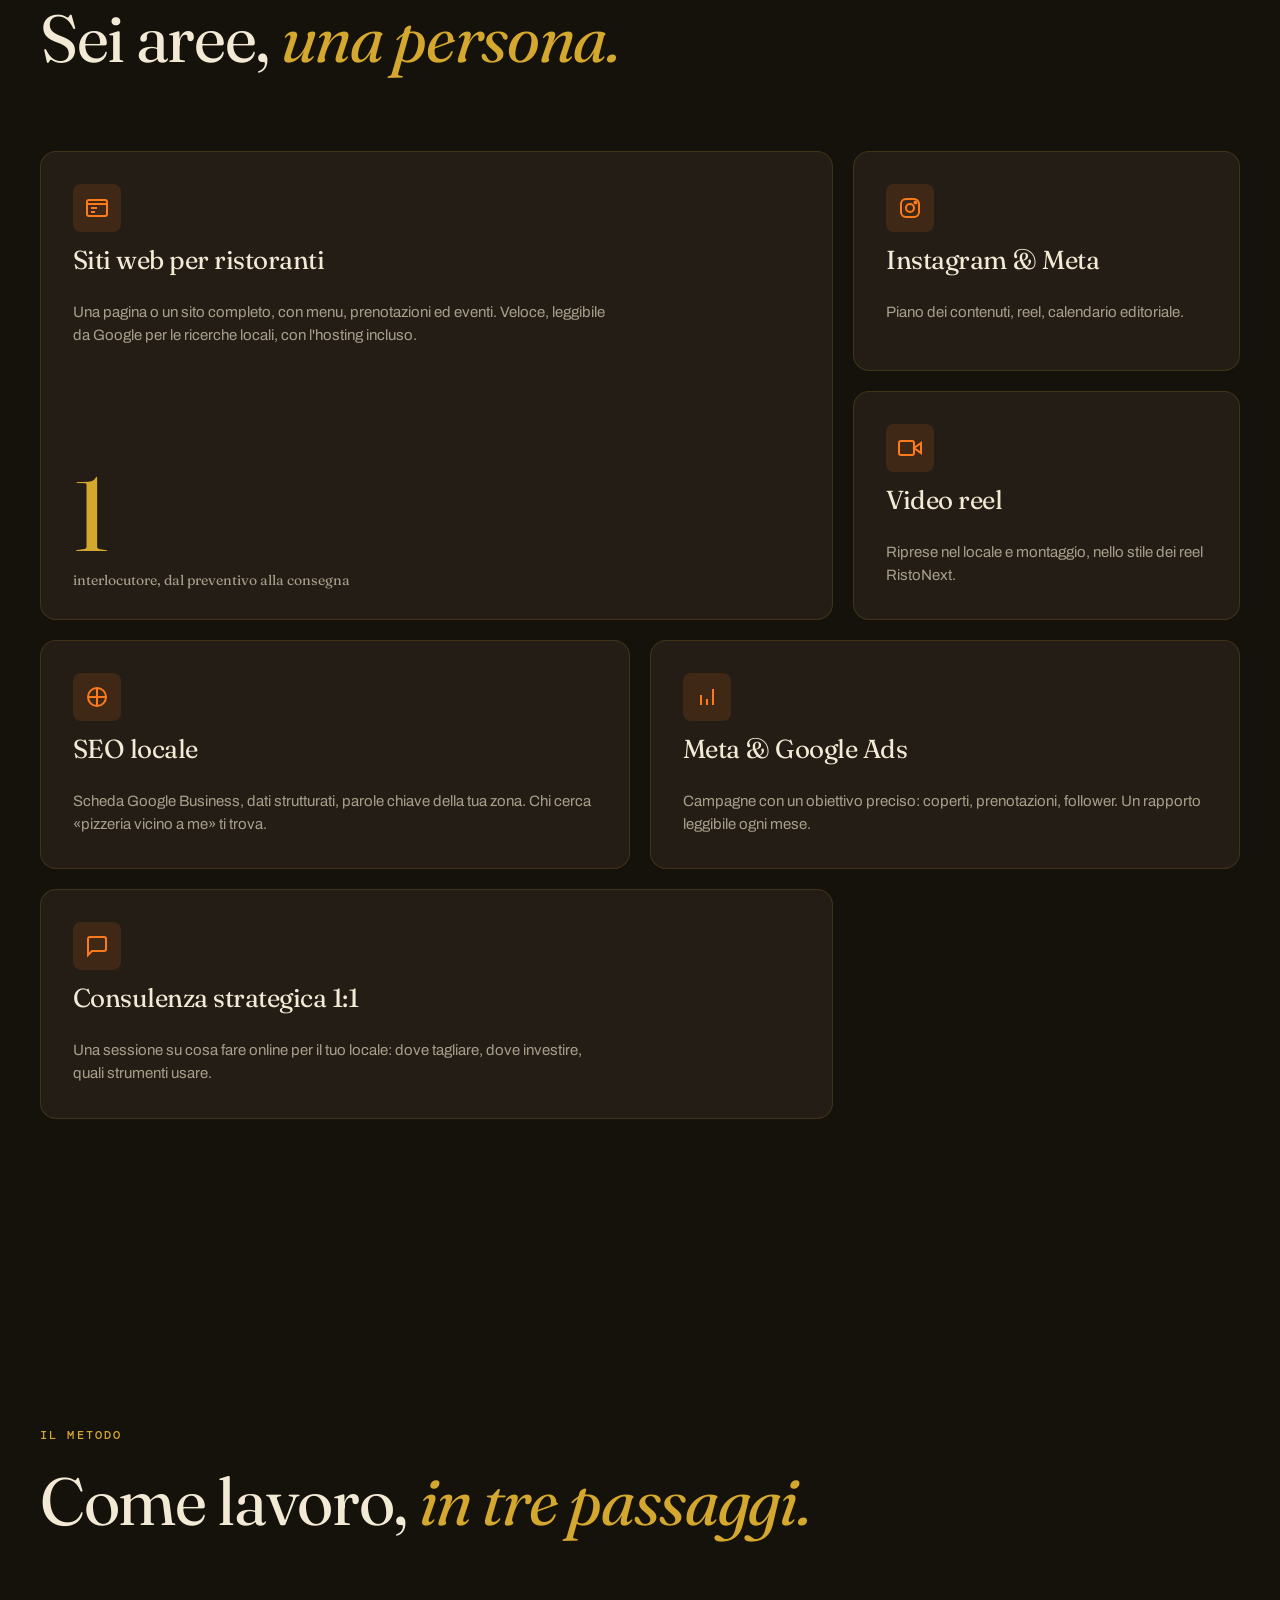
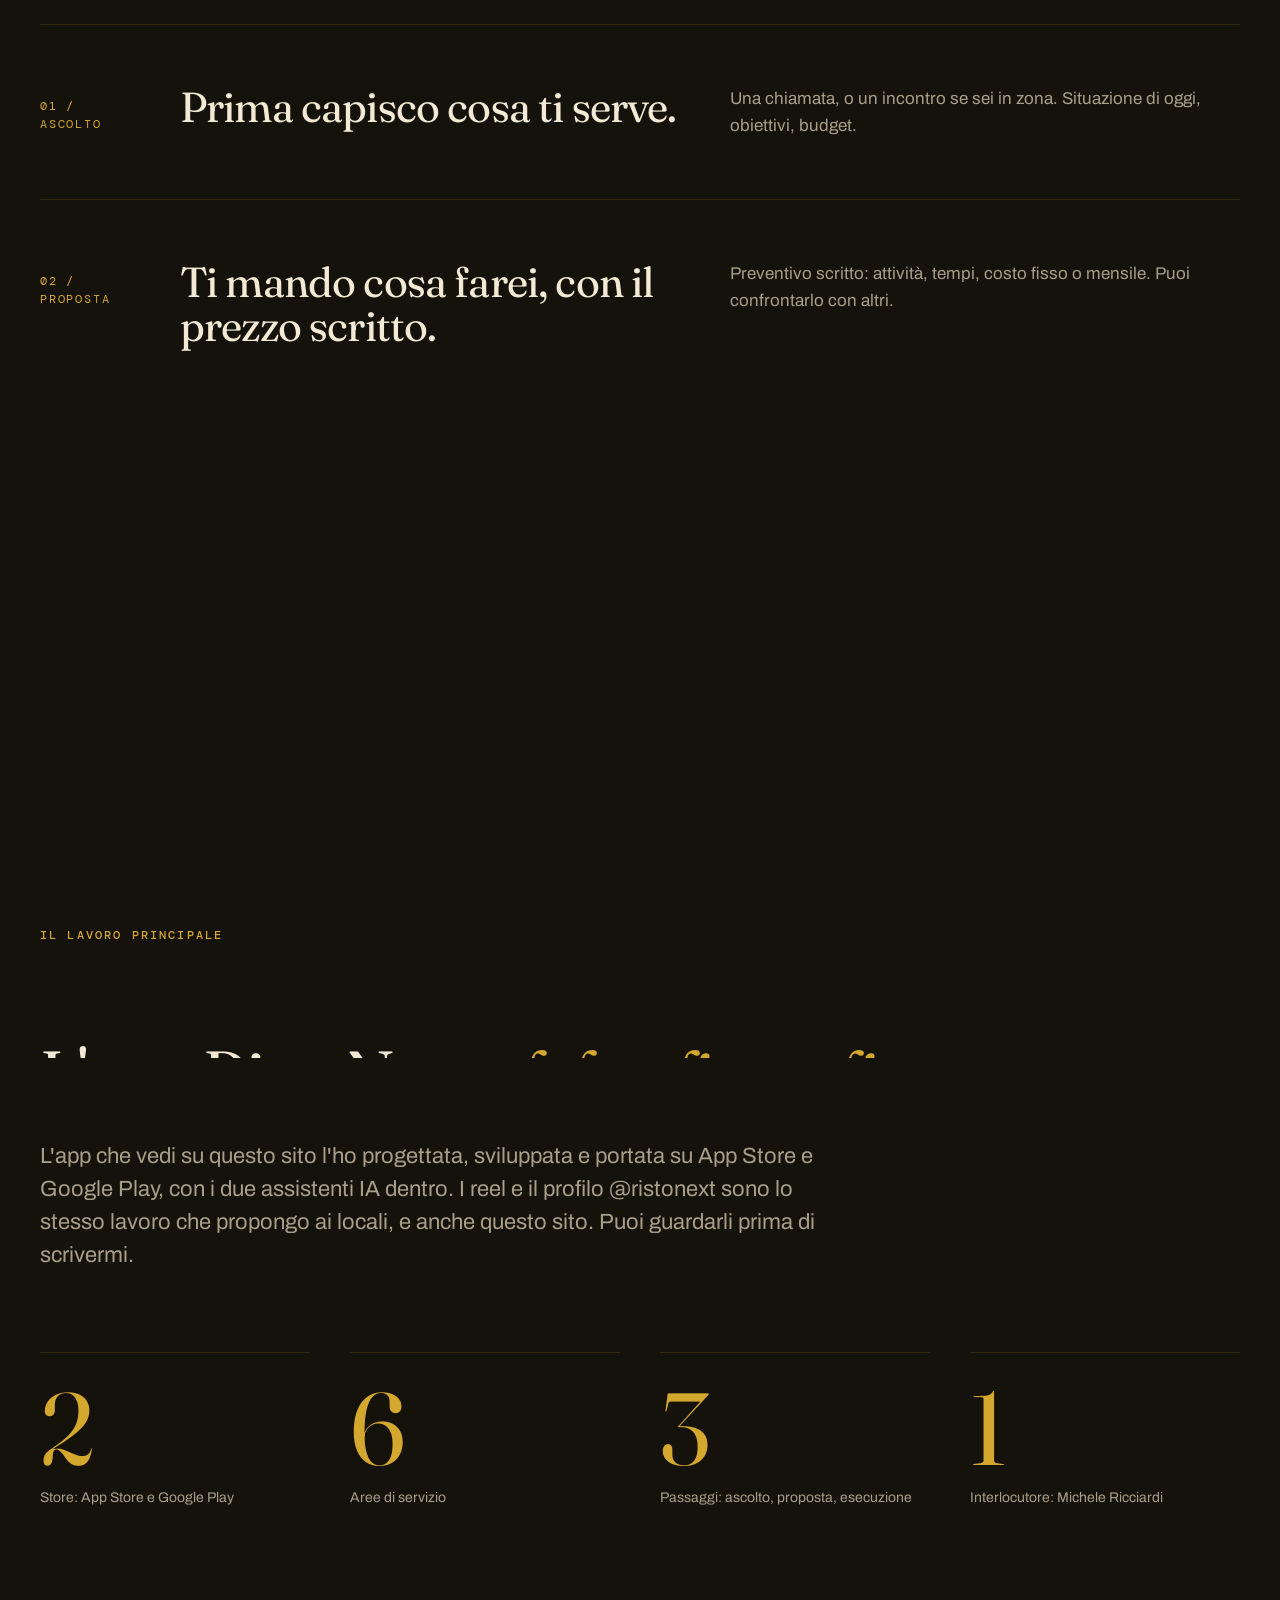
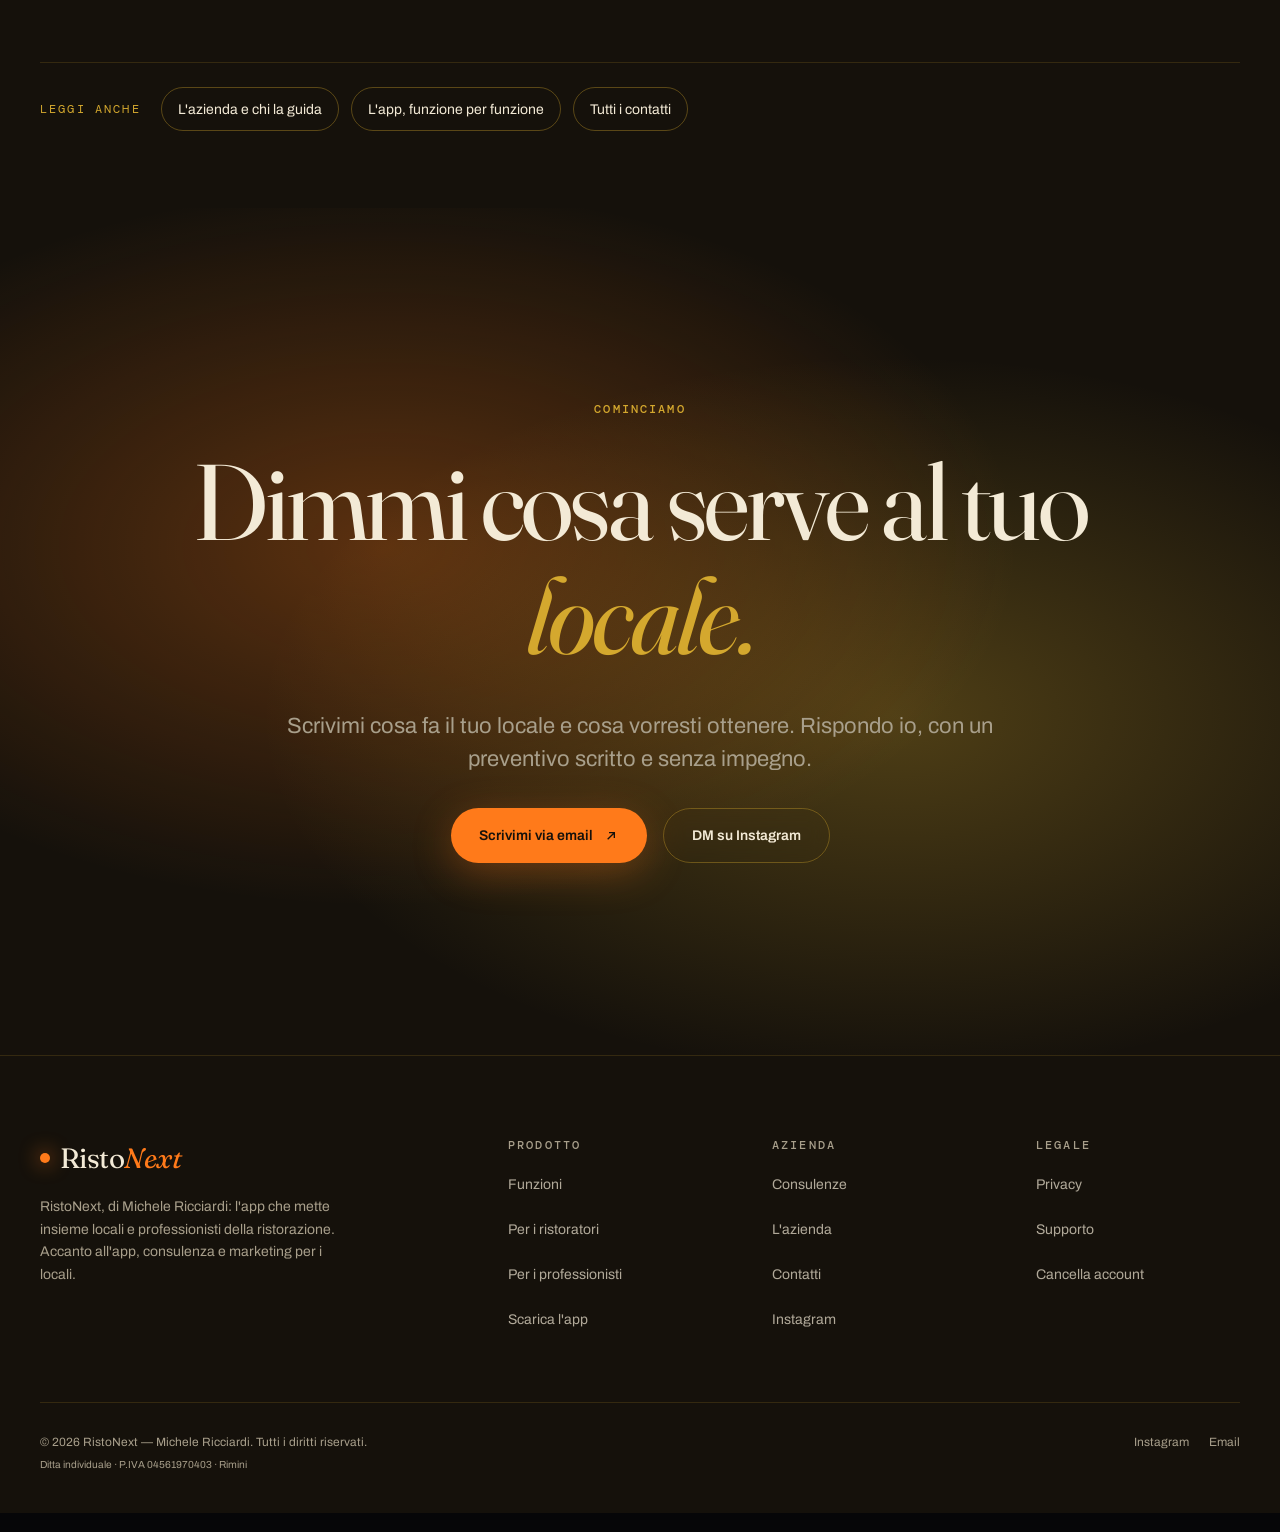
<file: consulenze.html>
<!DOCTYPE html>
<html lang="it" style="background:#060608;">
<head>
  <meta charset="UTF-8" />
  <meta name="color-scheme" content="dark" />
  <meta name="viewport" content="width=device-width, initial-scale=1" />
  <title>Consulenza e marketing per ristoranti - RistoNext</title>
  <meta name="description" content="Siti, Instagram, video, campagne Meta e Google e consulenza per ristoranti e bar. Lo fa Michele Ricciardi, con un preventivo scritto e senza impegno." />
  <meta name="theme-color" content="#060608" />
  <meta name="apple-itunes-app" content="app-id=6762455597" />
  <link rel="canonical" href="https://ristonext.com/consulenze.html" />
  <meta property="og:type" content="website" />
  <meta property="og:site_name" content="RistoNext" />
  <meta property="og:locale" content="it_IT" />
  <meta property="og:url" content="https://ristonext.com/consulenze.html" />
  <meta property="og:title" content="Consulenza e marketing per ristoranti - RistoNext" />
  <meta property="og:description" content="Siti, Instagram, video, campagne Meta e Google e consulenza per ristoranti e bar. Lo fa Michele Ricciardi, con un preventivo scritto e senza impegno." />
  <meta property="og:image" content="https://ristonext.com/assets/img/og.jpg" />
  <meta property="og:image:width" content="1200" />
  <meta property="og:image:height" content="630" />
  <meta property="og:image:alt" content="Logo di RistoNext" />
  <meta name="twitter:card" content="summary_large_image" />
  <link rel="icon" href="favicon.ico" sizes="any" />
  <link rel="icon" href="favicon-48.png" type="image/png" sizes="48x48" />
  <link rel="apple-touch-icon" href="apple-touch-icon.png" />
  <link rel="preload" href="assets/fonts/Archivo-wght.woff2" as="font" type="font/woff2" crossorigin />
  <link rel="preload" href="assets/fonts/Fraunces-wght.woff2" as="font" type="font/woff2" crossorigin />
  <script>/* Giro 3: ?font=vecchio mostra i caratteri di prima; la scelta resta per la sessione. */(function(){var f=null;try{f=new URLSearchParams(location.search).get('font');if(f)sessionStorage.setItem('rn-font',f);f=f||sessionStorage.getItem('rn-font')}catch(e){}if(f==='vecchio')document.documentElement.setAttribute('data-font','vecchio')})();</script>
  <link rel="stylesheet" href="assets/css/main.css?v=20261011" />
  <script defer src="assets/vendor/gsap.min.js"></script>
  <script defer src="assets/vendor/ScrollTrigger.min.js"></script>
  <script type="application/ld+json">
{
  "@context": "https://schema.org",
  "@type": "ProfessionalService",
  "@id": "https://ristonext.com/consulenze.html#servizio",
  "name": "RistoNext · Consulenza e marketing per la ristorazione",
  "url": "https://ristonext.com/consulenze.html",
  "image": "https://ristonext.com/assets/img/og.jpg",
  "email": "info@ristonext.com",
  "founder": {
    "@type": "Person",
    "name": "Michele Ricciardi"
  },
  "parentOrganization": {
    "@id": "https://ristonext.com/#azienda"
  },
  "areaServed": {
    "@type": "Country",
    "name": "Italia"
  },
  "knowsAbout": [
    "Siti web per ristoranti",
    "Instagram e Meta",
    "Video reel",
    "SEO locale",
    "Meta Ads e Google Ads",
    "Consulenza strategica per la ristorazione"
  ],
  "hasOfferCatalog": {
    "@type": "OfferCatalog",
    "name": "Servizi",
    "itemListElement": [
      {
        "@type": "Offer",
        "itemOffered": {
          "@type": "Service",
          "name": "Siti web per ristoranti"
        }
      },
      {
        "@type": "Offer",
        "itemOffered": {
          "@type": "Service",
          "name": "Instagram & Meta"
        }
      },
      {
        "@type": "Offer",
        "itemOffered": {
          "@type": "Service",
          "name": "Video reel"
        }
      },
      {
        "@type": "Offer",
        "itemOffered": {
          "@type": "Service",
          "name": "SEO locale"
        }
      },
      {
        "@type": "Offer",
        "itemOffered": {
          "@type": "Service",
          "name": "Meta & Google Ads"
        }
      },
      {
        "@type": "Offer",
        "itemOffered": {
          "@type": "Service",
          "name": "Consulenza strategica 1:1"
        }
      }
    ]
  }
}
  </script>
  <script type="application/ld+json">
{
  "@context": "https://schema.org",
  "@type": "BreadcrumbList",
  "itemListElement": [
    {
      "@type": "ListItem",
      "position": 1,
      "name": "Home",
      "item": "https://ristonext.com/"
    },
    {
      "@type": "ListItem",
      "position": 2,
      "name": "Consulenze",
      "item": "https://ristonext.com/consulenze.html"
    }
  ]
}
  </script>
</head>
<body data-page="consulenze">

  <div class="aurora" aria-hidden="true">
    <div class="aurora__blob aurora__blob--1"></div>
    <div class="aurora__blob aurora__blob--2"></div>
    <div class="aurora__blob aurora__blob--3"></div>
  </div>
  <div class="noise" aria-hidden="true"></div>
  <div class="cursor" aria-hidden="true"></div>

  <nav class="nav">
    <a href="/" class="nav__logo">Risto<em>Next</em></a>
    <ul class="nav__menu">
      <li><a href="/">Home</a></li>
      <li><a href="ristoratori.html">Ristoratori</a></li>
      <li><a href="professionisti.html">Professionisti</a></li>
      <li><a href="funzioni.html">Funzioni</a></li>
      <li><a href="consulenze.html" class="active">Consulenze</a></li>
      <li><a href="chi-siamo.html">L'azienda</a></li>
      <li><a href="contatti.html">Contatti</a></li>
    </ul>
    <a href="#contatto" class="nav__cta" data-cta="contatto" data-pos="nav">Chiedi un preventivo <span aria-hidden="true">→</span></a>
    <button class="nav__burger" type="button" aria-label="Menu" aria-expanded="false" aria-controls="menu-mobile"><span></span><span></span><span></span></button>
  </nav>
  <div class="nav__mobile" id="menu-mobile" role="dialog" aria-label="Menu">
    <a href="/">Home</a>
    <a href="ristoratori.html">Ristoratori</a>
    <a href="professionisti.html">Professionisti</a>
    <a href="funzioni.html">Funzioni</a>
    <a href="consulenze.html">Consulenze</a>
    <a href="chi-siamo.html">L'azienda</a>
    <a href="contatti.html">Contatti</a>
  </div>

  <!-- PAGE HERO ======================================== -->
  <section class="page-hero">
    <div class="page-hero__bg" aria-hidden="true"></div>
    <div class="container">
      <div class="page-hero__inner">
        <span class="eyebrow">RistoNext · Consulenze</span>
        <h1 class="split">Consulenza e marketing per il tuo <em>locale.</em></h1>
        <p class="lead word-reveal">Sito, Instagram, video, campagne su Meta e Google, strumenti digitali, consulenza. Lo faccio io, Michele Ricciardi, la stessa persona che ha fatto l'app RistoNext.</p>
        <div class="actions">
          <a href="#contatto" class="btn btn--primary" data-cta="contatto" data-pos="hero">Chiedi un preventivo <svg class="btn__arrow" viewBox="0 0 24 24" fill="none" stroke="currentColor" stroke-width="2"><path d="M7 17L17 7M9 7h8v8"/></svg></a>
          <a href="#servizi" class="btn btn--ghost">Vedi cosa faccio</a>
        </div>
      </div>
    </div>
  </section>

  <!-- TICKER ========================================== -->
  <div class="ticker" aria-hidden="true">
    <div class="ticker__track">
      <span class="ticker__item">Sito web</span>
      <span class="ticker__item">Social media</span>
      <span class="ticker__item">Video content</span>
      <span class="ticker__item">SEO local</span>
      <span class="ticker__item">Meta Ads</span>
      <span class="ticker__item">Google Ads</span>
      <span class="ticker__item">Menu digitale</span>
      <span class="ticker__item">Strategia</span>
      <span class="ticker__item">Sito web</span>
      <span class="ticker__item">Social media</span>
      <span class="ticker__item">Video content</span>
      <span class="ticker__item">SEO local</span>
      <span class="ticker__item">Meta Ads</span>
      <span class="ticker__item">Google Ads</span>
      <span class="ticker__item">Menu digitale</span>
      <span class="ticker__item">Strategia</span>
    </div>
  </div>

  <!-- WHY US =========================================== -->
  <section>
    <div class="container">
      <div class="sec-head reveal">
        <span class="eyebrow">Chi lavora</span>
        <h2 class="h-section split">Una persona, <em>due mestieri.</em></h2>
        <p class="lead word-reveal">RistoNext è la mia azienda: consulenza e marketing per la ristorazione. L'app è il progetto principale, dal codice al design, dagli store a Instagram. Lo stesso lavoro lo faccio per il tuo locale.</p>
      </div>
    </div>
  </section>

  <!-- SERVIZI ========================================== -->
  <section id="servizi">
    <div class="container">
      <div class="sec-head reveal">
        <span class="eyebrow">Cosa faccio</span>
        <h2 class="h-section split">Sei aree, <em>una persona.</em></h2>
      </div>

      <div class="bento reveal--stagger">

        <div class="bento__cell bento__cell--wide bento__cell--tall">
          <div class="bento__body">
            <div class="bento__icon">
              <svg viewBox="0 0 24 24" fill="none" stroke="currentColor" stroke-width="2"><rect x="2" y="4" width="20" height="16" rx="2"/><path d="M2 8h20M6 12h6M6 16h4"/></svg>
            </div>
            <h3 class="bento__title">Siti web per ristoranti</h3>
            <p class="bento__desc">Una pagina o un sito completo, con menu, prenotazioni ed eventi. Veloce, leggibile da Google per le ricerche locali, con l'hosting incluso.</p>
          </div>
          <div class="bento__num">1<div class="bento__num-label">interlocutore, dal preventivo alla consegna</div></div>
        </div>

        <div class="bento__cell bento__cell--small">
          <div class="bento__body">
            <div class="bento__icon">
              <svg viewBox="0 0 24 24" fill="none" stroke="currentColor" stroke-width="2"><rect x="3" y="3" width="18" height="18" rx="5"/><circle cx="12" cy="12" r="4"/><circle cx="17.5" cy="6.5" r="1" fill="currentColor"/></svg>
            </div>
            <h3 class="bento__title">Instagram & Meta</h3>
            <p class="bento__desc">Piano dei contenuti, reel, calendario editoriale.</p>
          </div>
        </div>

        <div class="bento__cell bento__cell--small">
          <div class="bento__body">
            <div class="bento__icon">
              <svg viewBox="0 0 24 24" fill="none" stroke="currentColor" stroke-width="2"><polygon points="23 7 16 12 23 17 23 7"/><rect x="1" y="5" width="15" height="14" rx="2"/></svg>
            </div>
            <h3 class="bento__title">Video reel</h3>
            <p class="bento__desc">Riprese nel locale e montaggio, nello stile dei reel RistoNext.</p>
          </div>
        </div>

        <div class="bento__cell bento__cell--med">
          <div class="bento__body">
            <div class="bento__icon">
              <svg viewBox="0 0 24 24" fill="none" stroke="currentColor" stroke-width="2"><circle cx="12" cy="12" r="9"/><path d="M12 3v18M3 12h18"/></svg>
            </div>
            <h3 class="bento__title">SEO locale</h3>
            <p class="bento__desc">Scheda Google Business, dati strutturati, parole chiave della tua zona. Chi cerca «pizzeria vicino a me» ti trova.</p>
          </div>
        </div>

        <div class="bento__cell bento__cell--med">
          <div class="bento__body">
            <div class="bento__icon">
              <svg viewBox="0 0 24 24" fill="none" stroke="currentColor" stroke-width="2"><path d="M12 20v-6M6 20V10M18 20V4"/></svg>
            </div>
            <h3 class="bento__title">Meta & Google Ads</h3>
            <p class="bento__desc">Campagne con un obiettivo preciso: coperti, prenotazioni, follower. Un rapporto leggibile ogni mese.</p>
          </div>
        </div>

        <div class="bento__cell bento__cell--wide">
          <div class="bento__body">
            <div class="bento__icon">
              <svg viewBox="0 0 24 24" fill="none" stroke="currentColor" stroke-width="2"><path d="M21 15a2 2 0 0 1-2 2H7l-4 4V5a2 2 0 0 1 2-2h14a2 2 0 0 1 2 2z"/></svg>
            </div>
            <h3 class="bento__title">Consulenza strategica 1:1</h3>
            <p class="bento__desc">Una sessione su cosa fare online per il tuo locale: dove tagliare, dove investire, quali strumenti usare.</p>
          </div>
        </div>

      </div>
    </div>
  </section>

  <!-- METHOD =========================================== -->
  <section>
    <div class="container">
      <div class="sec-head reveal">
        <span class="eyebrow">Il metodo</span>
        <h2 class="h-section split">Come lavoro, <em>in tre passaggi.</em></h2>
      </div>
      <div class="steps">
        <div class="step reveal">
          <div class="step__num">01 / ASCOLTO</div>
          <h3 class="step__title">Prima capisco cosa ti serve.</h3>
          <p class="step__desc">Una chiamata, o un incontro se sei in zona. Situazione di oggi, obiettivi, budget.</p>
        </div>
        <div class="step reveal">
          <div class="step__num">02 / PROPOSTA</div>
          <h3 class="step__title">Ti mando cosa farei, con il prezzo scritto.</h3>
          <p class="step__desc">Preventivo scritto: attività, tempi, costo fisso o mensile. Puoi confrontarlo con altri.</p>
        </div>
        <div class="step reveal">
          <div class="step__num">03 / ESECUZIONE</div>
          <h3 class="step__title">Costruisco. Ti aggiorno. Consegno.</h3>
          <p class="step__desc">Aggiornamenti ogni settimana, revisioni incluse. Alla fine il lavoro è tuo: accessi, file, documentazione.</p>
        </div>
      </div>
    </div>
  </section>

  <!-- CASE STUDY ======================================= -->
  <section>
    <div class="container">
      <div class="sec-head reveal">
        <span class="eyebrow">Il lavoro principale</span>
        <h2 class="h-section split">L'app RistoNext, <em>dal codice agli store.</em></h2>
        <p class="lead">L'app che vedi su questo sito l'ho progettata, sviluppata e portata su App Store e Google Play, con i due assistenti IA dentro. I reel e il profilo @ristonext sono lo stesso lavoro che propongo ai locali, e anche questo sito. Puoi guardarli prima di scrivermi.</p>
      </div>
      <div class="stats reveal--stagger">
        <div class="stat">
          <div class="stat__num"><em>2</em></div>
          <div class="stat__label">Store: App Store e Google Play</div>
        </div>
        <div class="stat">
          <div class="stat__num"><em>6</em></div>
          <div class="stat__label">Aree di servizio</div>
        </div>
        <div class="stat">
          <div class="stat__num"><em>3</em></div>
          <div class="stat__label">Passaggi: ascolto, proposta, esecuzione</div>
        </div>
        <div class="stat">
          <div class="stat__num"><em>1</em></div>
          <div class="stat__label">Interlocutore: Michele Ricciardi</div>
        </div>
      </div>
    </div>
  </section>

  <section class="read-also-sec">
    <div class="container">
      <nav class="read-also reveal" aria-label="Leggi anche">
        <span class="read-also__label">Leggi anche</span>
        <a href="chi-siamo.html" data-cta="azienda" data-pos="read-also">L'azienda e chi la guida</a>
        <a href="funzioni.html" data-cta="funzioni" data-pos="read-also">L'app, funzione per funzione</a>
        <a href="contatti.html" data-cta="contatto" data-pos="read-also">Tutti i contatti</a>
      </nav>
    </div>
  </section>

  <!-- CTA ============================================= -->
  <section id="contatto" class="cta-final">
    <div class="cta-final__bg" aria-hidden="true"></div>
    <div class="container cta-final__inner reveal">
      <span class="eyebrow">Cominciamo</span>
      <h2 class="h-display split">Dimmi cosa serve al tuo <em>locale.</em></h2>
      <p class="lead">Scrivimi cosa fa il tuo locale e cosa vorresti ottenere. Rispondo io, con un preventivo scritto e senza impegno.</p>
      <div class="actions actions--center">
        <a href="mailto:info@ristonext.com?subject=Richiesta%20consulenza" class="btn btn--primary" data-cta="contatto-email" data-pos="final">Scrivimi via email <svg class="btn__arrow" viewBox="0 0 24 24" fill="none" stroke="currentColor" stroke-width="2"><path d="M7 17L17 7M9 7h8v8"/></svg></a>
        <a href="https://www.instagram.com/ristonext/" target="_blank" rel="noopener" class="btn btn--ghost" data-cta="contatto-instagram" data-pos="final">DM su Instagram</a>
      </div>
    </div>
  </section>

  <!-- FOOTER =========================================== -->
  <footer class="footer">
    <div class="container">
      <div class="footer__grid">
        <div class="footer__brand">
          <div class="nav__logo">Risto<em>Next</em></div>
          <p>RistoNext, di Michele Ricciardi: l'app che mette insieme locali e professionisti della ristorazione. Accanto all'app, consulenza e marketing per i locali.</p>
        </div>
        <div class="footer__col"><h2 class="footer__title">Prodotto</h2><ul>
          <li><a href="funzioni.html">Funzioni</a></li>
          <li><a href="ristoratori.html">Per i ristoratori</a></li>
          <li><a href="professionisti.html">Per i professionisti</a></li>
          <li><a href="/#download" data-cta="store-auto" data-pos="footer">Scarica l'app</a></li>
        </ul></div>
        <div class="footer__col"><h2 class="footer__title">Azienda</h2><ul>
          <li><a href="consulenze.html">Consulenze</a></li>
          <li><a href="chi-siamo.html">L'azienda</a></li>
          <li><a href="contatti.html">Contatti</a></li>
          <li><a href="https://www.instagram.com/ristonext/" target="_blank" rel="noopener">Instagram</a></li>
        </ul></div>
        <div class="footer__col"><h2 class="footer__title">Legale</h2><ul>
          <li><a href="https://ricciardi96-netizen.github.io/ristonext-legal/privacy.html" target="_blank" rel="noopener">Privacy</a></li>
          <li><a href="https://ricciardi96-netizen.github.io/ristonext-legal/support.html" target="_blank" rel="noopener">Supporto</a></li>
          <li><a href="https://ricciardi96-netizen.github.io/ristonext-legal/account-deletion.html" target="_blank" rel="noopener">Cancella account</a></li>
        </ul></div>
      </div>
      <div class="footer__bottom">
        <div>© 2026 RistoNext — Michele Ricciardi. Tutti i diritti riservati. <span class="footer__piva">Ditta individuale · P.IVA 04561970403 · Rimini</span></div>
        <div class="footer__social">
          <a href="https://www.instagram.com/ristonext/" target="_blank" rel="noopener">Instagram</a>
          <a href="mailto:info@ristonext.com">Email</a>
        </div>
      </div>
    </div>
  </footer>

  <script type="module" src="assets/js/main.js?v=20261010"></script>
  <!-- Cloudflare Web Analytics: qui, subito prima della chiusura del body, va lo snippet che Michele copia dalla dashboard
       Cloudflare (Analytics & Logs > Web Analytics > Add a site > ristonext.com). Il token non si inventa. -->
</body>
</html>
</file>
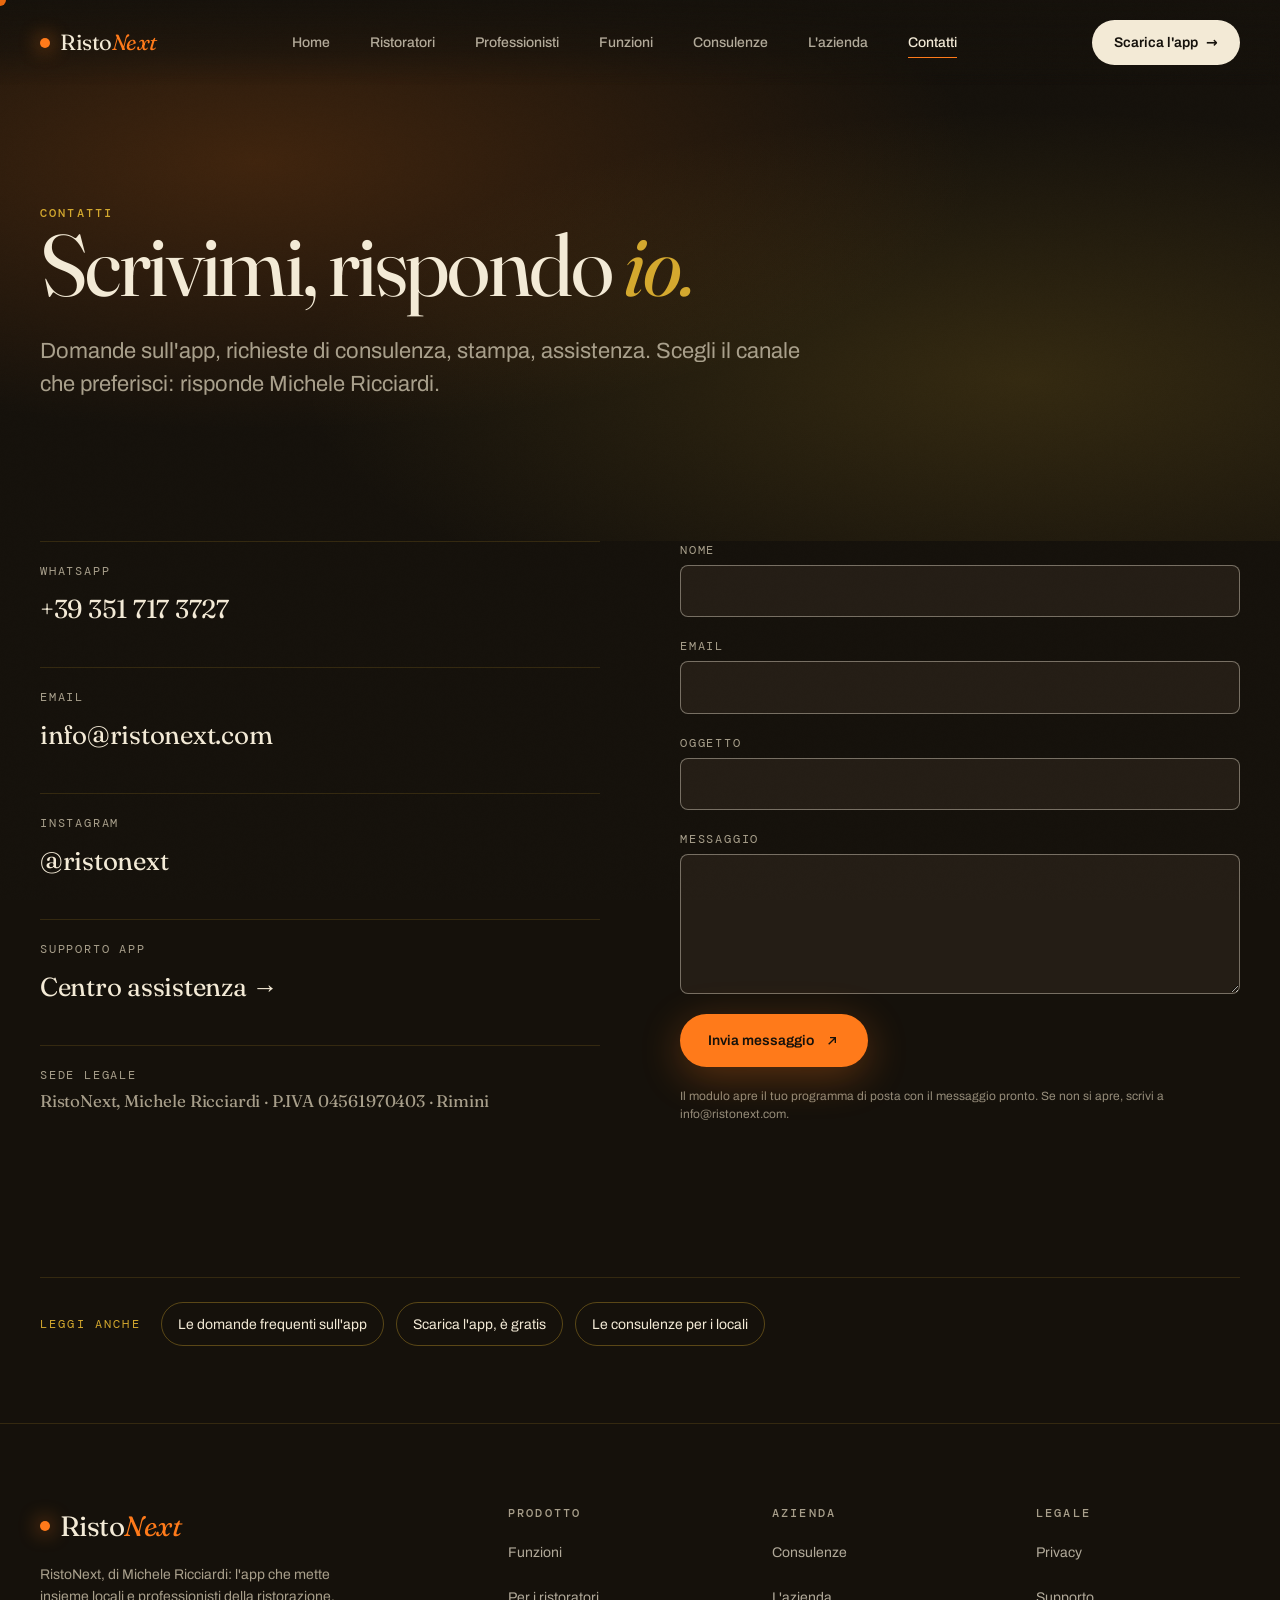
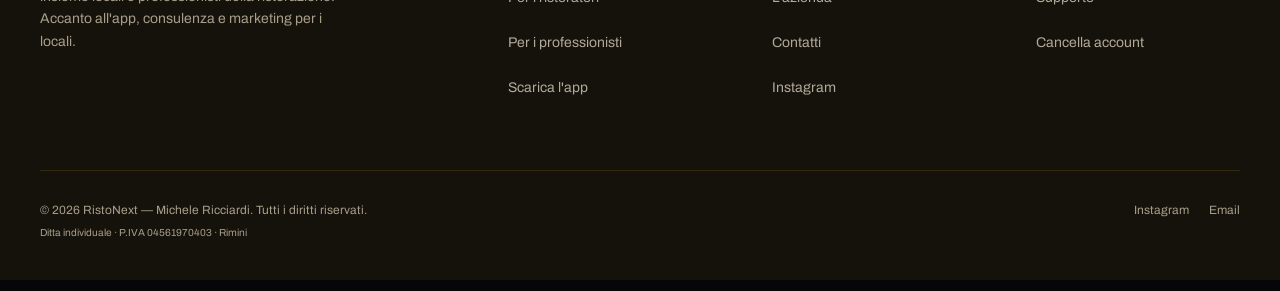
<file: contatti.html>
<!DOCTYPE html>
<html lang="it" style="background:#060608;">
<head>
  <meta charset="UTF-8" />
  <meta name="color-scheme" content="dark" />
  <meta name="viewport" content="width=device-width, initial-scale=1" />
  <title>Contatti RistoNext · email, WhatsApp, assistenza</title>
  <meta name="description" content="Scrivi a RistoNext: email, WhatsApp, Instagram e assistenza sull'app per locali e professionisti della ristorazione. Ti risponde Michele Ricciardi." />
  <meta name="theme-color" content="#060608" />
  <meta name="apple-itunes-app" content="app-id=6762455597" />
  <link rel="canonical" href="https://ristonext.com/contatti.html" />
  <meta property="og:type" content="website" />
  <meta property="og:site_name" content="RistoNext" />
  <meta property="og:locale" content="it_IT" />
  <meta property="og:url" content="https://ristonext.com/contatti.html" />
  <meta property="og:title" content="Contatti RistoNext · email, WhatsApp, assistenza" />
  <meta property="og:description" content="Scrivi a RistoNext: email, WhatsApp, Instagram e assistenza sull'app per locali e professionisti della ristorazione. Ti risponde Michele Ricciardi." />
  <meta property="og:image" content="https://ristonext.com/assets/img/og.jpg" />
  <meta property="og:image:width" content="1200" />
  <meta property="og:image:height" content="630" />
  <meta property="og:image:alt" content="Logo di RistoNext" />
  <meta name="twitter:card" content="summary_large_image" />
  <link rel="icon" href="favicon.ico" sizes="any" />
  <link rel="icon" href="favicon-48.png" type="image/png" sizes="48x48" />
  <link rel="apple-touch-icon" href="apple-touch-icon.png" />
  <link rel="preload" href="assets/fonts/Archivo-wght.woff2" as="font" type="font/woff2" crossorigin />
  <link rel="preload" href="assets/fonts/Fraunces-wght.woff2" as="font" type="font/woff2" crossorigin />
  <script>/* Giro 3: ?font=vecchio mostra i caratteri di prima; la scelta resta per la sessione. */(function(){var f=null;try{f=new URLSearchParams(location.search).get('font');if(f)sessionStorage.setItem('rn-font',f);f=f||sessionStorage.getItem('rn-font')}catch(e){}if(f==='vecchio')document.documentElement.setAttribute('data-font','vecchio')})();</script>
  <link rel="stylesheet" href="assets/css/main.css?v=20261011" />
  <script defer src="assets/vendor/gsap.min.js"></script>
  <script defer src="assets/vendor/ScrollTrigger.min.js"></script>
  <script type="application/ld+json">
{
  "@context": "https://schema.org",
  "@type": "BreadcrumbList",
  "itemListElement": [
    {
      "@type": "ListItem",
      "position": 1,
      "name": "Home",
      "item": "https://ristonext.com/"
    },
    {
      "@type": "ListItem",
      "position": 2,
      "name": "Contatti",
      "item": "https://ristonext.com/contatti.html"
    }
  ]
}
  </script>
</head>
<body data-page="contatti">

  <div class="aurora" aria-hidden="true">
    <div class="aurora__blob aurora__blob--1"></div>
    <div class="aurora__blob aurora__blob--2"></div>
    <div class="aurora__blob aurora__blob--3"></div>
  </div>
  <div class="noise" aria-hidden="true"></div>
  <div class="cursor" aria-hidden="true"></div>

  <nav class="nav">
    <a href="/" class="nav__logo">Risto<em>Next</em></a>
    <ul class="nav__menu">
      <li><a href="/">Home</a></li>
      <li><a href="ristoratori.html">Ristoratori</a></li>
      <li><a href="professionisti.html">Professionisti</a></li>
      <li><a href="funzioni.html">Funzioni</a></li>
      <li><a href="consulenze.html">Consulenze</a></li>
      <li><a href="chi-siamo.html">L'azienda</a></li>
      <li><a href="contatti.html" class="active">Contatti</a></li>
    </ul>
    <a href="/#download" class="nav__cta" data-cta="store-auto" data-pos="nav">Scarica l'app <span aria-hidden="true">→</span></a>
    <button class="nav__burger" type="button" aria-label="Menu" aria-expanded="false" aria-controls="menu-mobile"><span></span><span></span><span></span></button>
  </nav>
  <div class="nav__mobile" id="menu-mobile" role="dialog" aria-label="Menu">
    <a href="/">Home</a>
    <a href="ristoratori.html">Ristoratori</a>
    <a href="professionisti.html">Professionisti</a>
    <a href="funzioni.html">Funzioni</a>
    <a href="consulenze.html">Consulenze</a>
    <a href="chi-siamo.html">L'azienda</a>
    <a href="contatti.html">Contatti</a>
  </div>

  <section class="page-hero">
    <div class="page-hero__bg" aria-hidden="true"></div>
    <div class="container">
      <div class="page-hero__inner reveal">
        <span class="eyebrow">Contatti</span>
        <h1 class="split">Scrivimi, rispondo <em>io.</em></h1>
        <p class="lead word-reveal">Domande sull'app, richieste di consulenza, stampa, assistenza. Scegli il canale che preferisci: risponde Michele Ricciardi.</p>
      </div>
    </div>
  </section>

  <section class="section--flush-top">
    <div class="container">
      <div class="contact-grid">
        <aside class="contact-info reveal">
          <div class="contact-info__item">
            <span class="contact-info__label">WhatsApp</span>
            <div class="contact-info__value"><a href="https://wa.me/393517173727" target="_blank" rel="noopener" data-cta="contatto-whatsapp" data-pos="contatti">+39 351 717 3727</a></div>
          </div>
          <div class="contact-info__item">
            <span class="contact-info__label">Email</span>
            <div class="contact-info__value"><a href="mailto:info@ristonext.com">info@ristonext.com</a></div>
          </div>
          <div class="contact-info__item">
            <span class="contact-info__label">Instagram</span>
            <div class="contact-info__value"><a href="https://www.instagram.com/ristonext/" target="_blank" rel="noopener">@ristonext</a></div>
          </div>
          <div class="contact-info__item">
            <span class="contact-info__label">Supporto app</span>
            <div class="contact-info__value"><a href="https://ricciardi96-netizen.github.io/ristonext-legal/support.html" target="_blank" rel="noopener">Centro assistenza →</a></div>
          </div>
          <div class="contact-info__item">
            <span class="contact-info__label">Sede legale</span>
            <div class="contact-info__value contact-info__value--muted">RistoNext, Michele Ricciardi · P.IVA 04561970403 · Rimini</div>
          </div>
        </aside>

        <form class="form reveal" method="post" action="mailto:info@ristonext.com" enctype="text/plain">
          <div class="form__field">
            <label class="form__label" for="c-name">Nome</label>
            <input class="form__input" type="text" id="c-name" name="Nome" required autocomplete="name" />
          </div>
          <div class="form__field">
            <label class="form__label" for="c-email">Email</label>
            <input class="form__input" type="email" id="c-email" name="Email" required autocomplete="email" />
          </div>
          <div class="form__field">
            <label class="form__label" for="c-subject">Oggetto</label>
            <input class="form__input" type="text" id="c-subject" name="Oggetto" required />
          </div>
          <div class="form__field">
            <label class="form__label" for="c-msg">Messaggio</label>
            <textarea class="form__textarea" id="c-msg" name="Messaggio" required></textarea>
          </div>
          <button type="submit" class="btn btn--primary">
            Invia messaggio
            <svg class="btn__arrow" viewBox="0 0 24 24" fill="none" stroke="currentColor" stroke-width="2"><path d="M7 17L17 7M9 7h8v8"/></svg>
          </button>
          <p class="form__note">Il modulo apre il tuo programma di posta con il messaggio pronto. Se non si apre, scrivi a info@ristonext.com.</p>
        </form>
      </div>
    </div>
  </section>

  <section class="read-also-sec section--flush-top">
    <div class="container">
      <nav class="read-also reveal" aria-label="Leggi anche">
        <span class="read-also__label">Leggi anche</span>
        <a href="/#domande" data-cta="faq" data-pos="read-also">Le domande frequenti sull'app</a>
        <a href="/#download" data-cta="store-auto" data-pos="read-also">Scarica l'app, è gratis</a>
        <a href="consulenze.html" data-cta="consulenze" data-pos="read-also">Le consulenze per i locali</a>
      </nav>
    </div>
  </section>

  <footer class="footer">
    <div class="container">
      <div class="footer__grid">
        <div class="footer__brand">
          <div class="nav__logo">Risto<em>Next</em></div>
          <p>RistoNext, di Michele Ricciardi: l'app che mette insieme locali e professionisti della ristorazione. Accanto all'app, consulenza e marketing per i locali.</p>
        </div>
        <div class="footer__col"><h2 class="footer__title">Prodotto</h2><ul>
          <li><a href="funzioni.html">Funzioni</a></li>
          <li><a href="ristoratori.html">Per i ristoratori</a></li>
          <li><a href="professionisti.html">Per i professionisti</a></li>
          <li><a href="/#download" data-cta="store-auto" data-pos="footer">Scarica l'app</a></li>
        </ul></div>
        <div class="footer__col"><h2 class="footer__title">Azienda</h2><ul>
          <li><a href="consulenze.html">Consulenze</a></li>
          <li><a href="chi-siamo.html">L'azienda</a></li>
          <li><a href="contatti.html">Contatti</a></li>
          <li><a href="https://www.instagram.com/ristonext/" target="_blank" rel="noopener">Instagram</a></li>
        </ul></div>
        <div class="footer__col"><h2 class="footer__title">Legale</h2><ul>
          <li><a href="https://ricciardi96-netizen.github.io/ristonext-legal/privacy.html" target="_blank" rel="noopener">Privacy</a></li>
          <li><a href="https://ricciardi96-netizen.github.io/ristonext-legal/support.html" target="_blank" rel="noopener">Supporto</a></li>
          <li><a href="https://ricciardi96-netizen.github.io/ristonext-legal/account-deletion.html" target="_blank" rel="noopener">Cancella account</a></li>
        </ul></div>
      </div>
      <div class="footer__bottom">
        <div>© 2026 RistoNext — Michele Ricciardi. Tutti i diritti riservati. <span class="footer__piva">Ditta individuale · P.IVA 04561970403 · Rimini</span></div>
        <div class="footer__social">
          <a href="https://www.instagram.com/ristonext/" target="_blank" rel="noopener">Instagram</a>
          <a href="mailto:info@ristonext.com">Email</a>
        </div>
      </div>
    </div>
  </footer>

  <script type="module" src="assets/js/main.js?v=20261010"></script>
  <!-- Cloudflare Web Analytics: qui, subito prima della chiusura del body, va lo snippet che Michele copia dalla dashboard
       Cloudflare (Analytics & Logs > Web Analytics > Add a site > ristonext.com). Il token non si inventa. -->
</body>
</html>
</file>
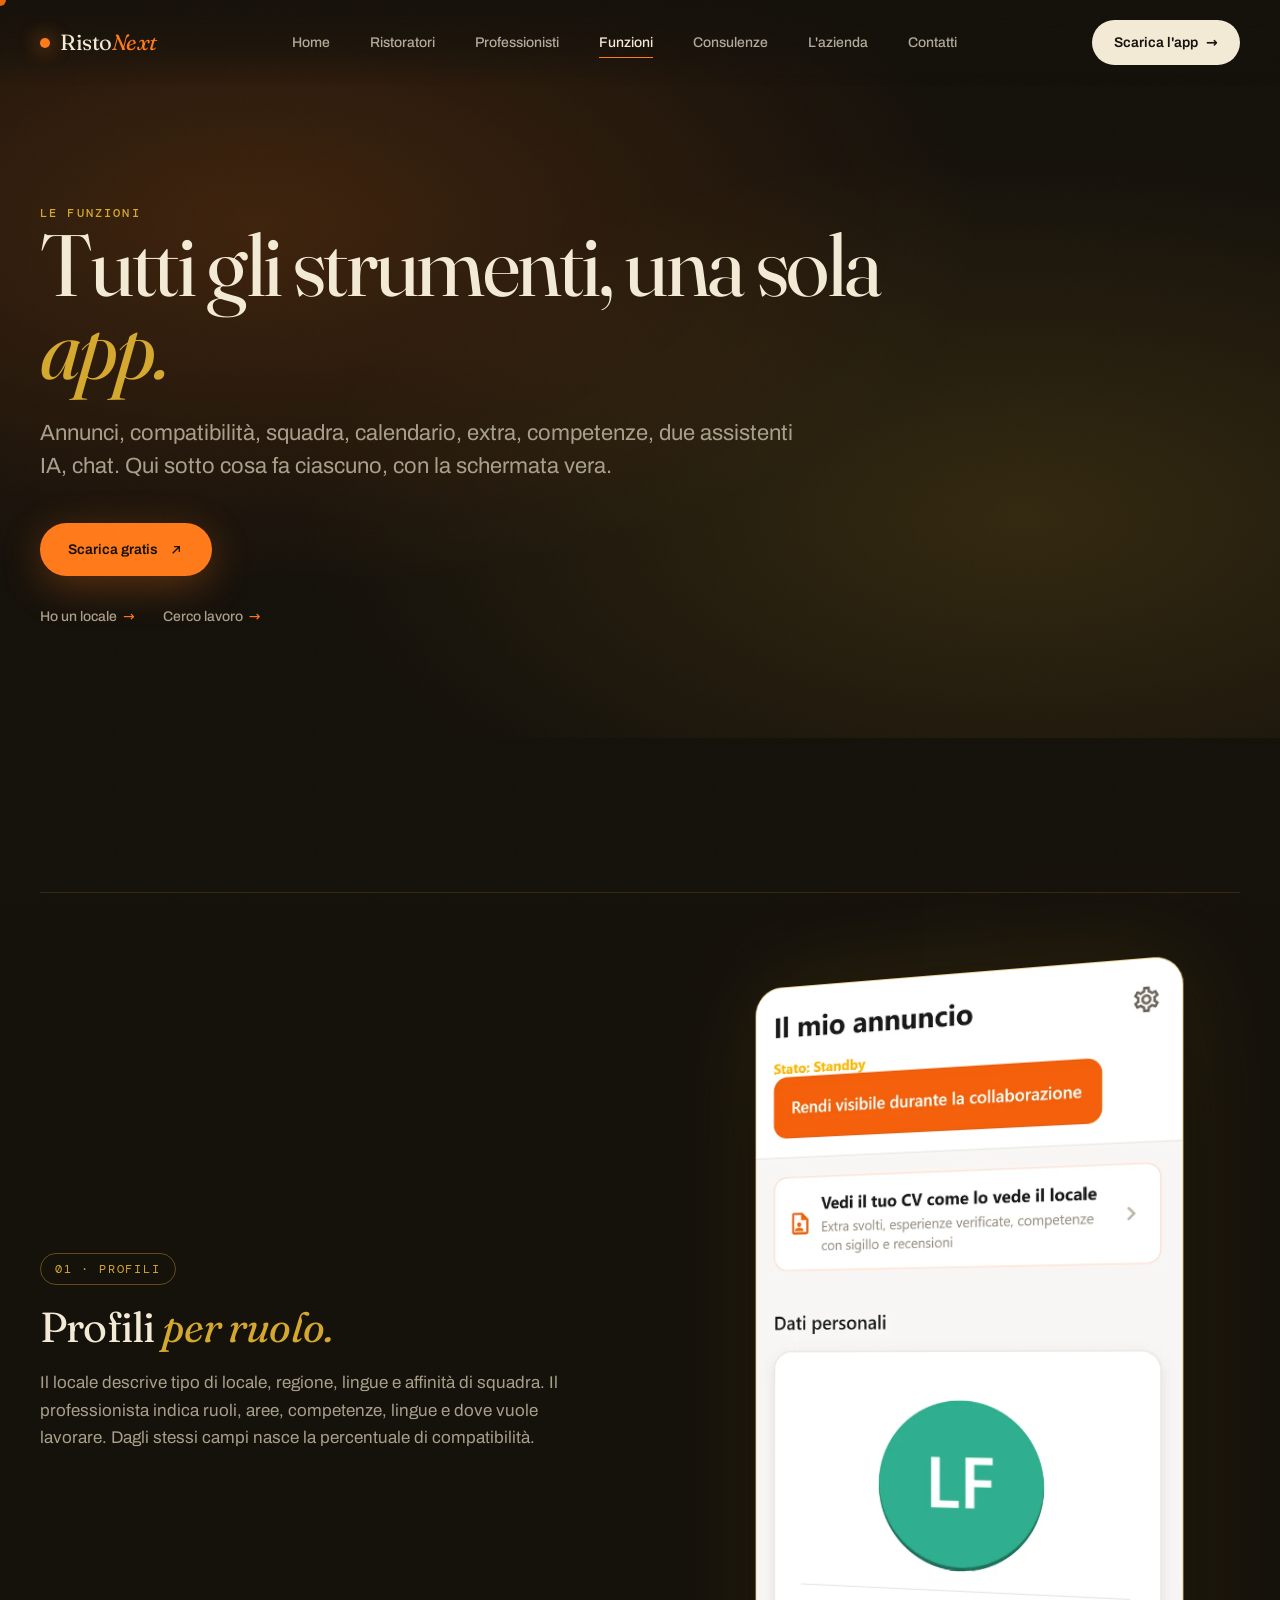
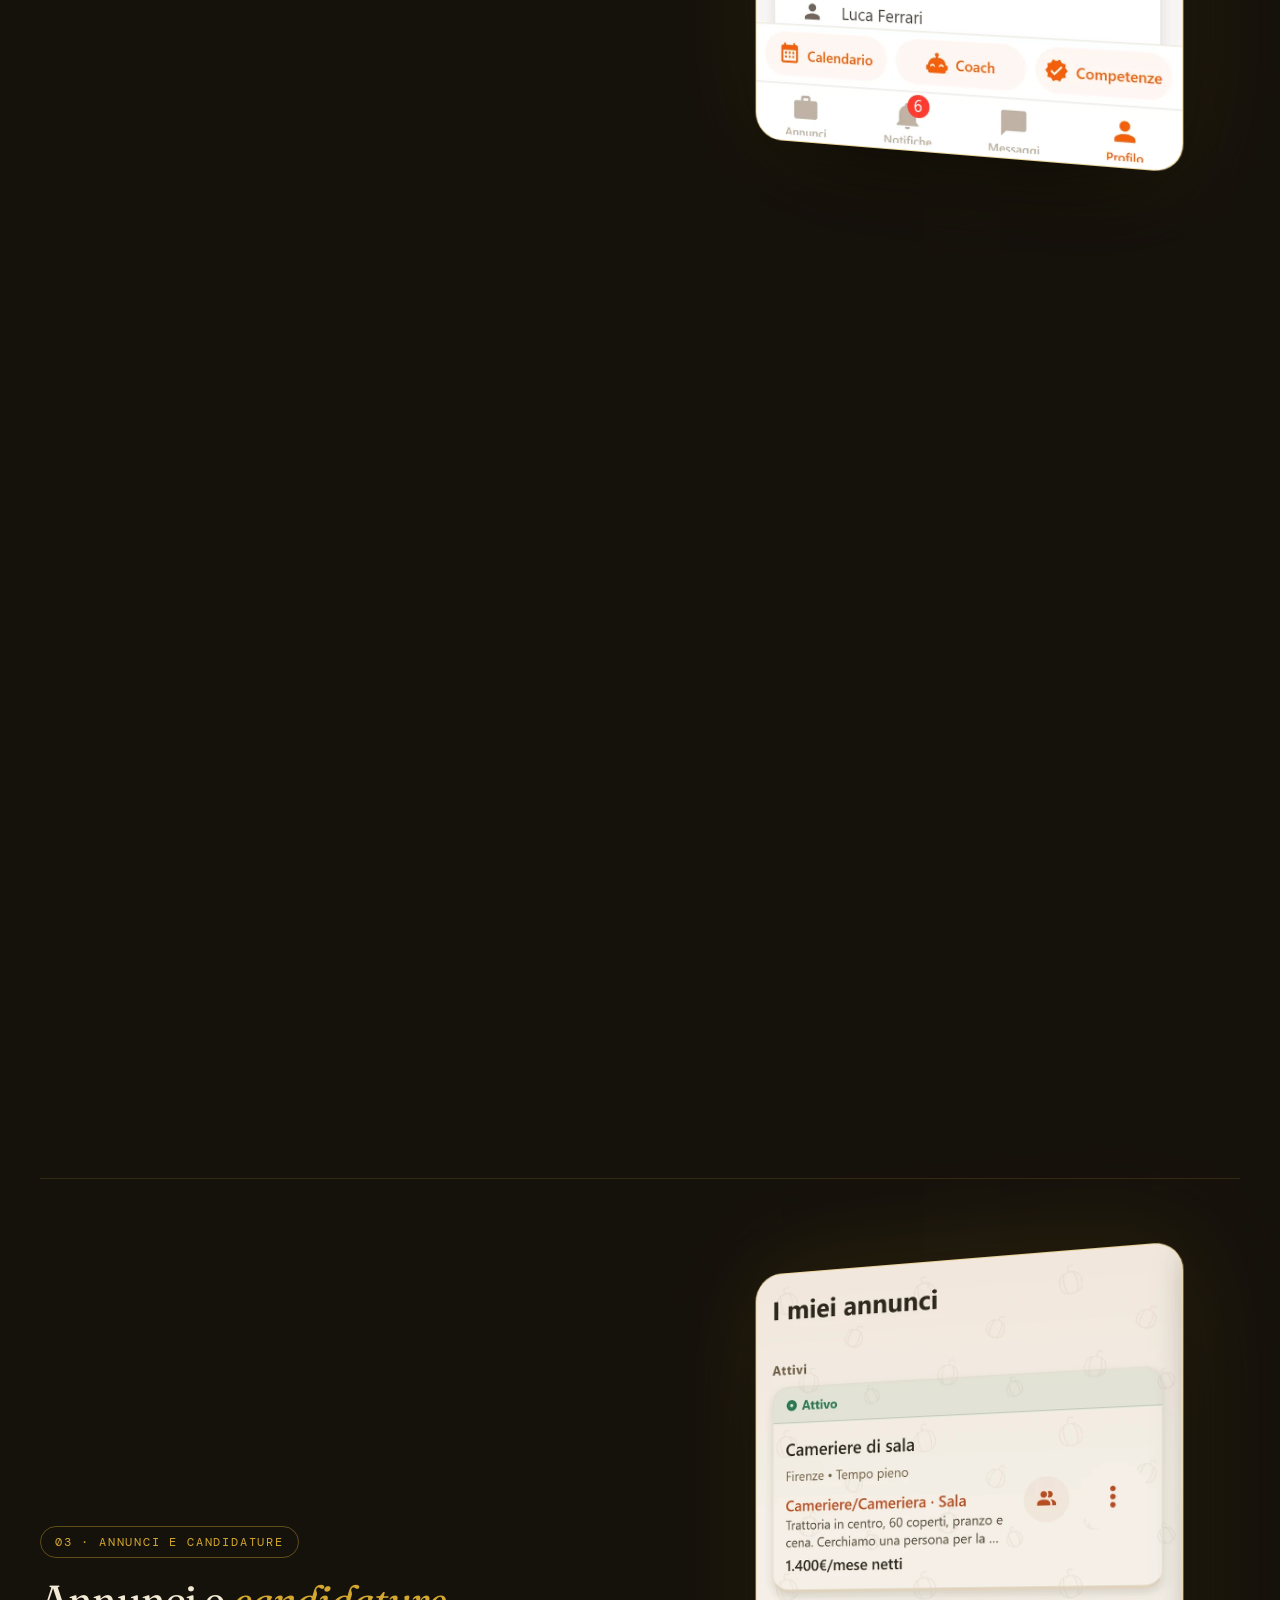
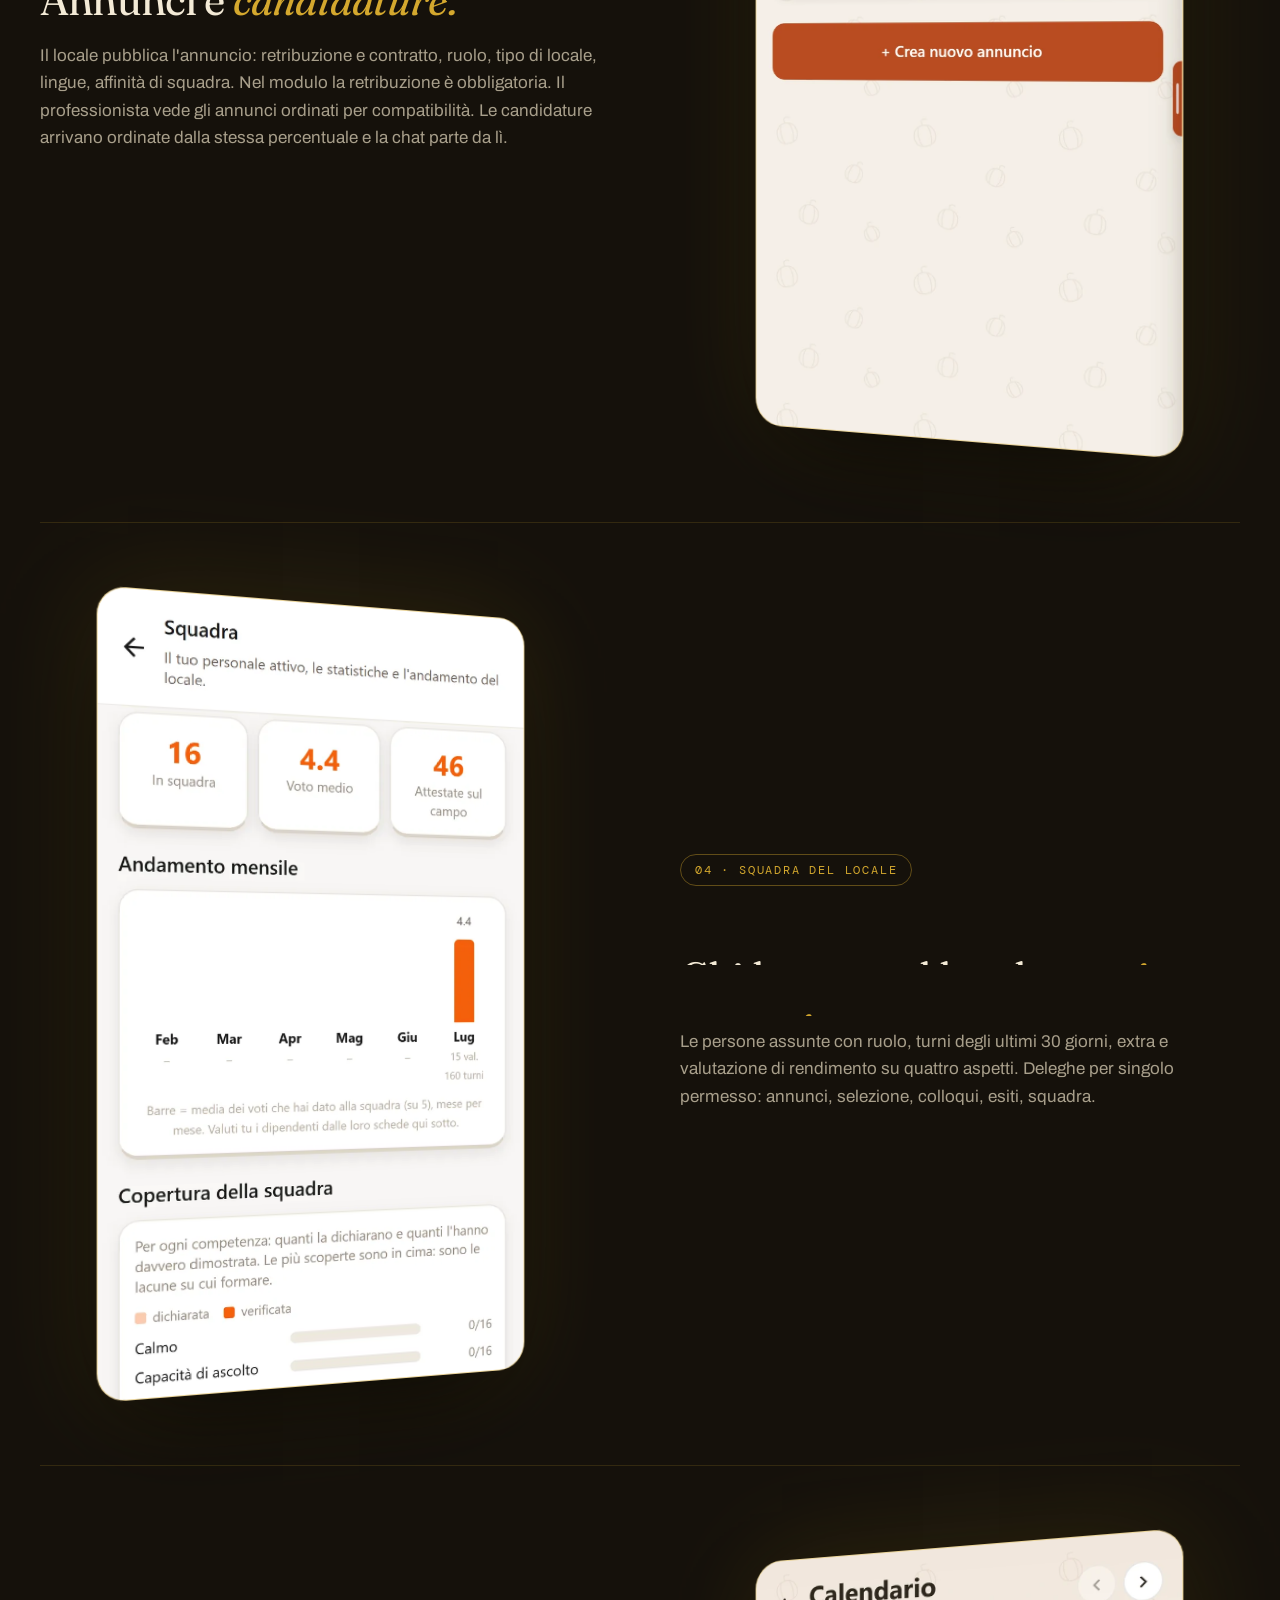
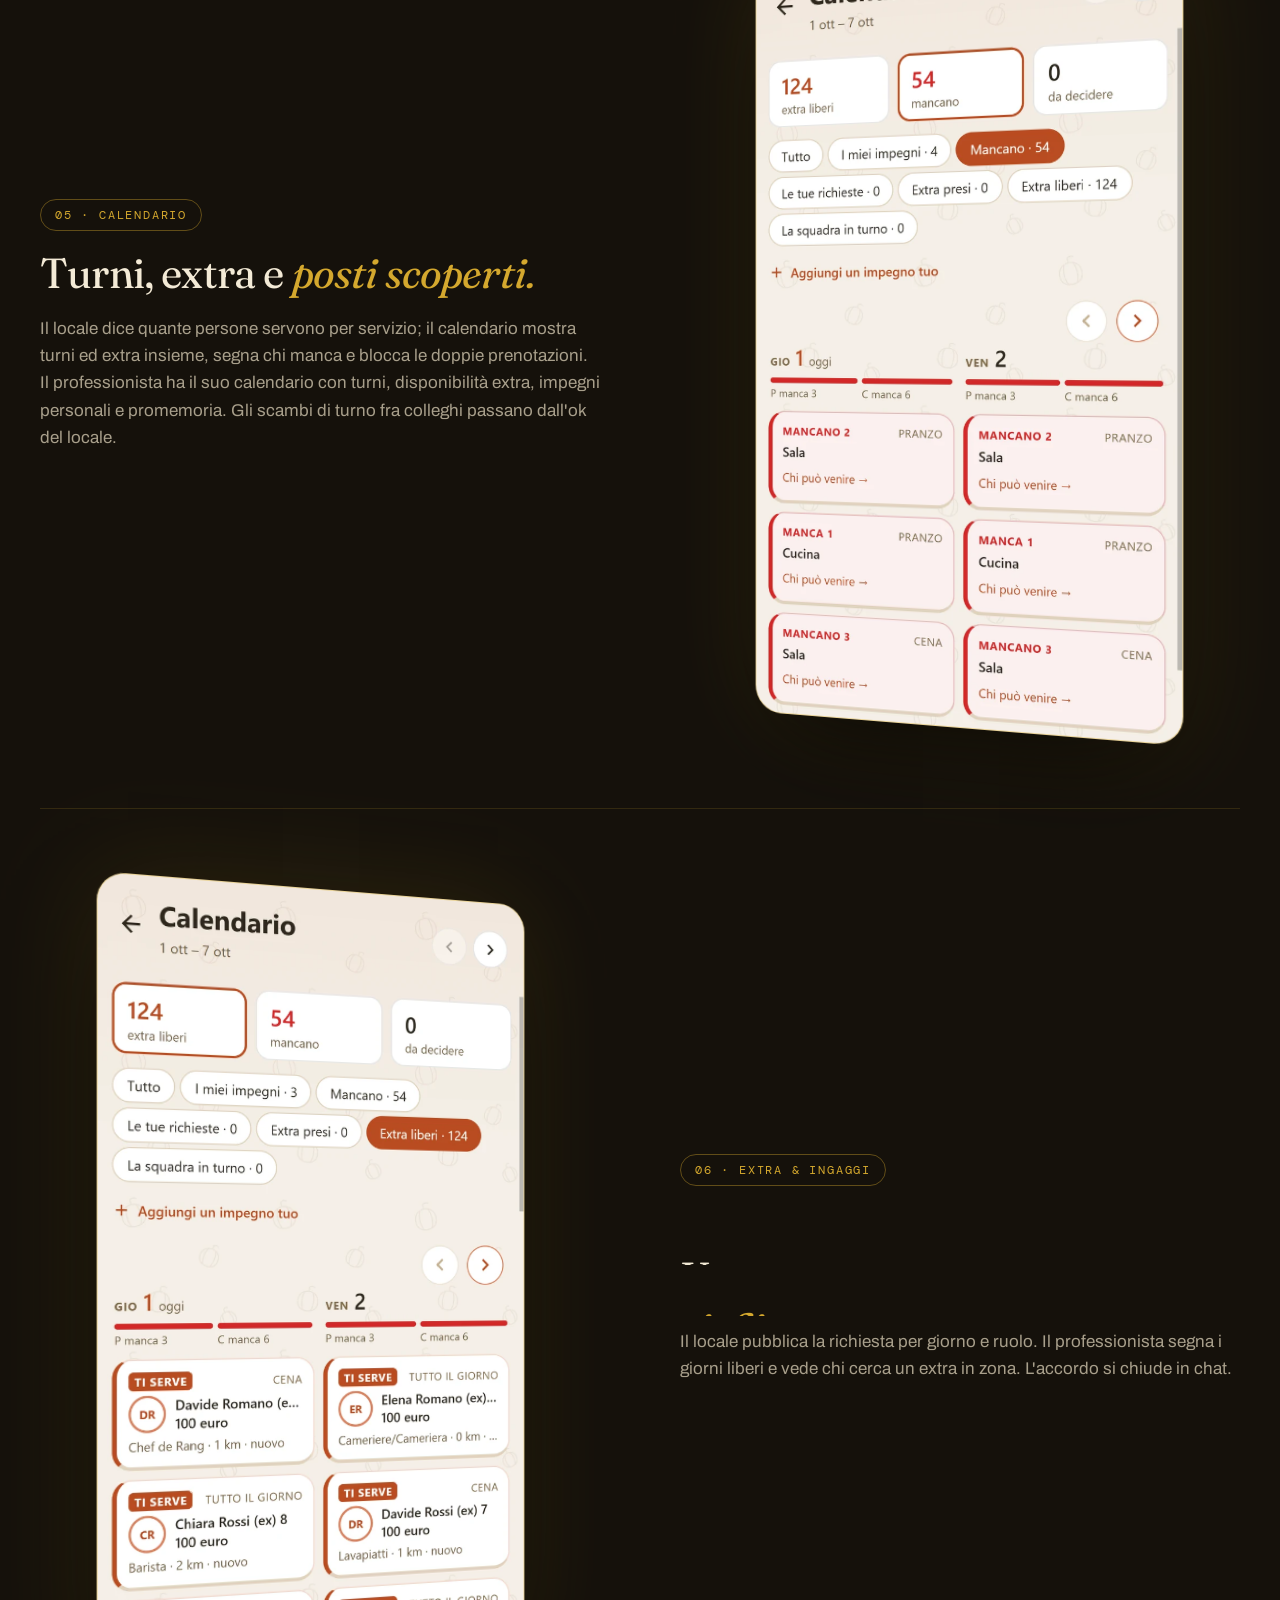
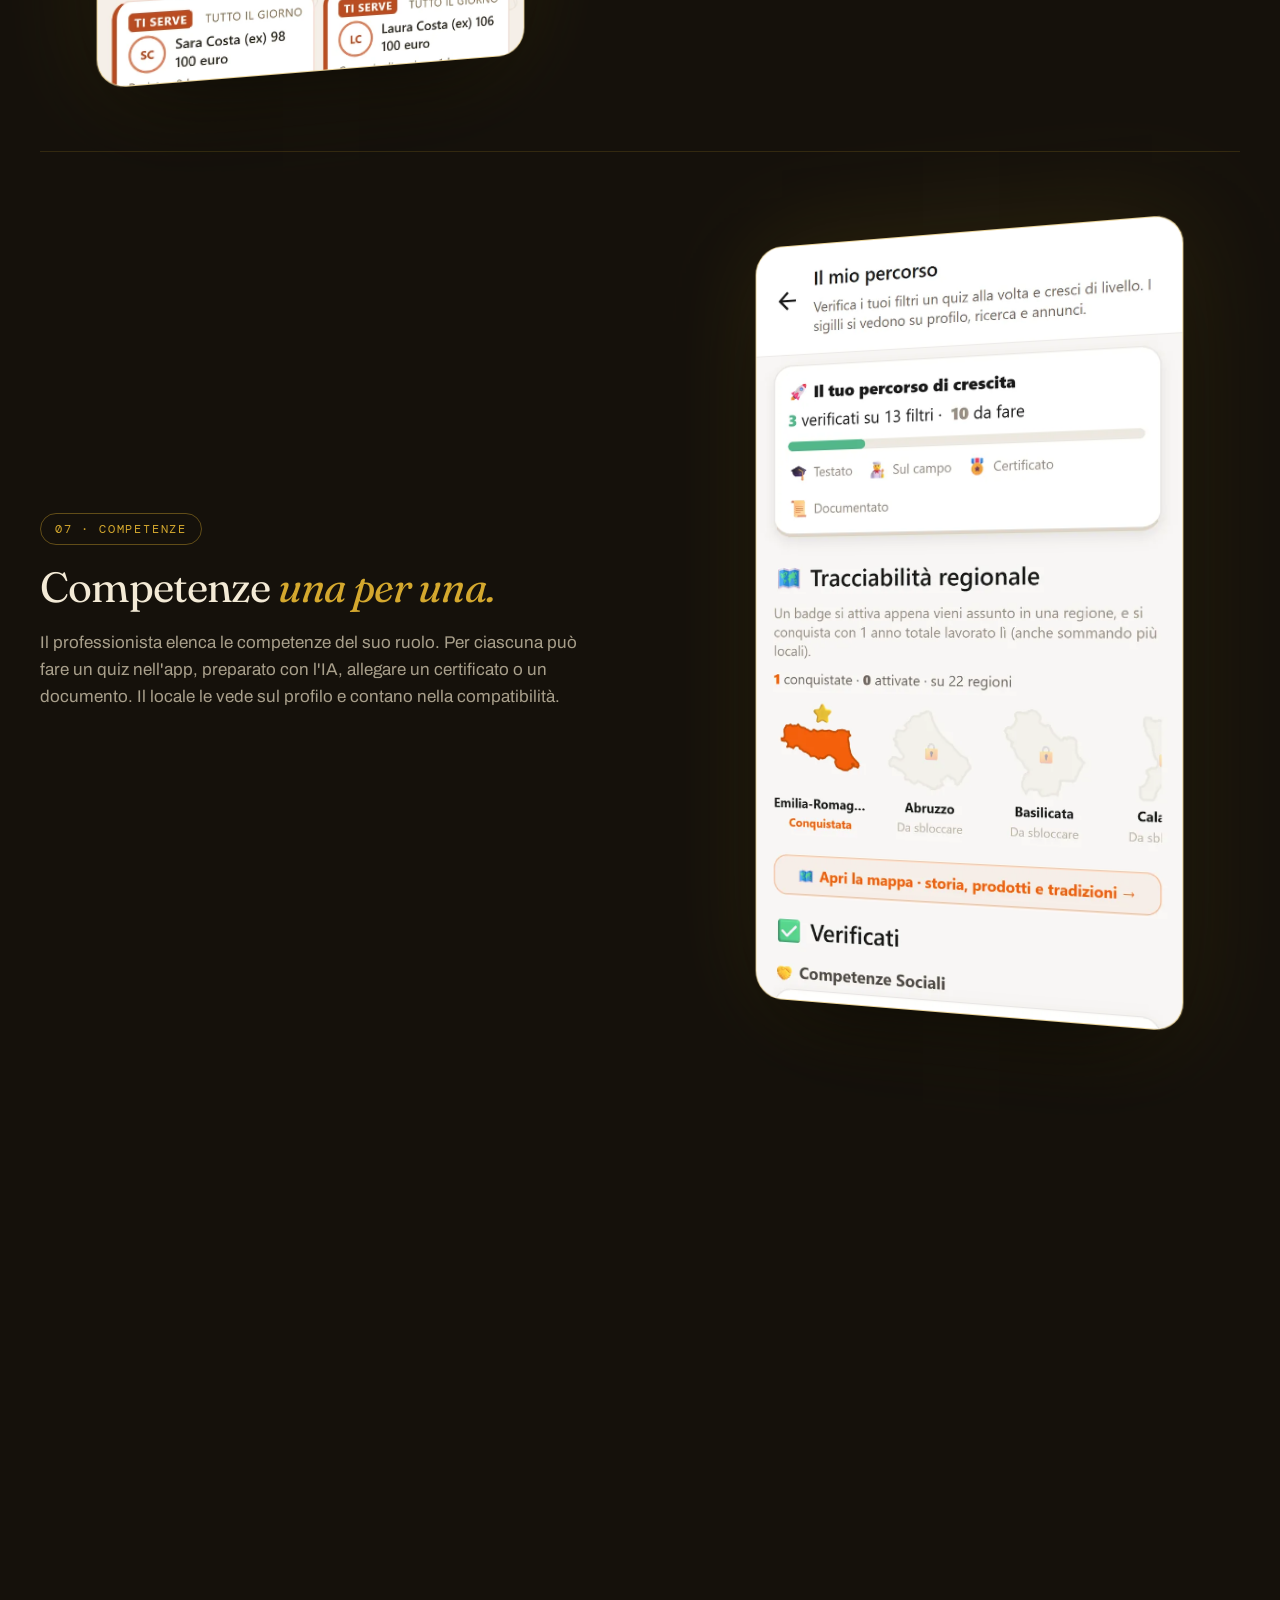
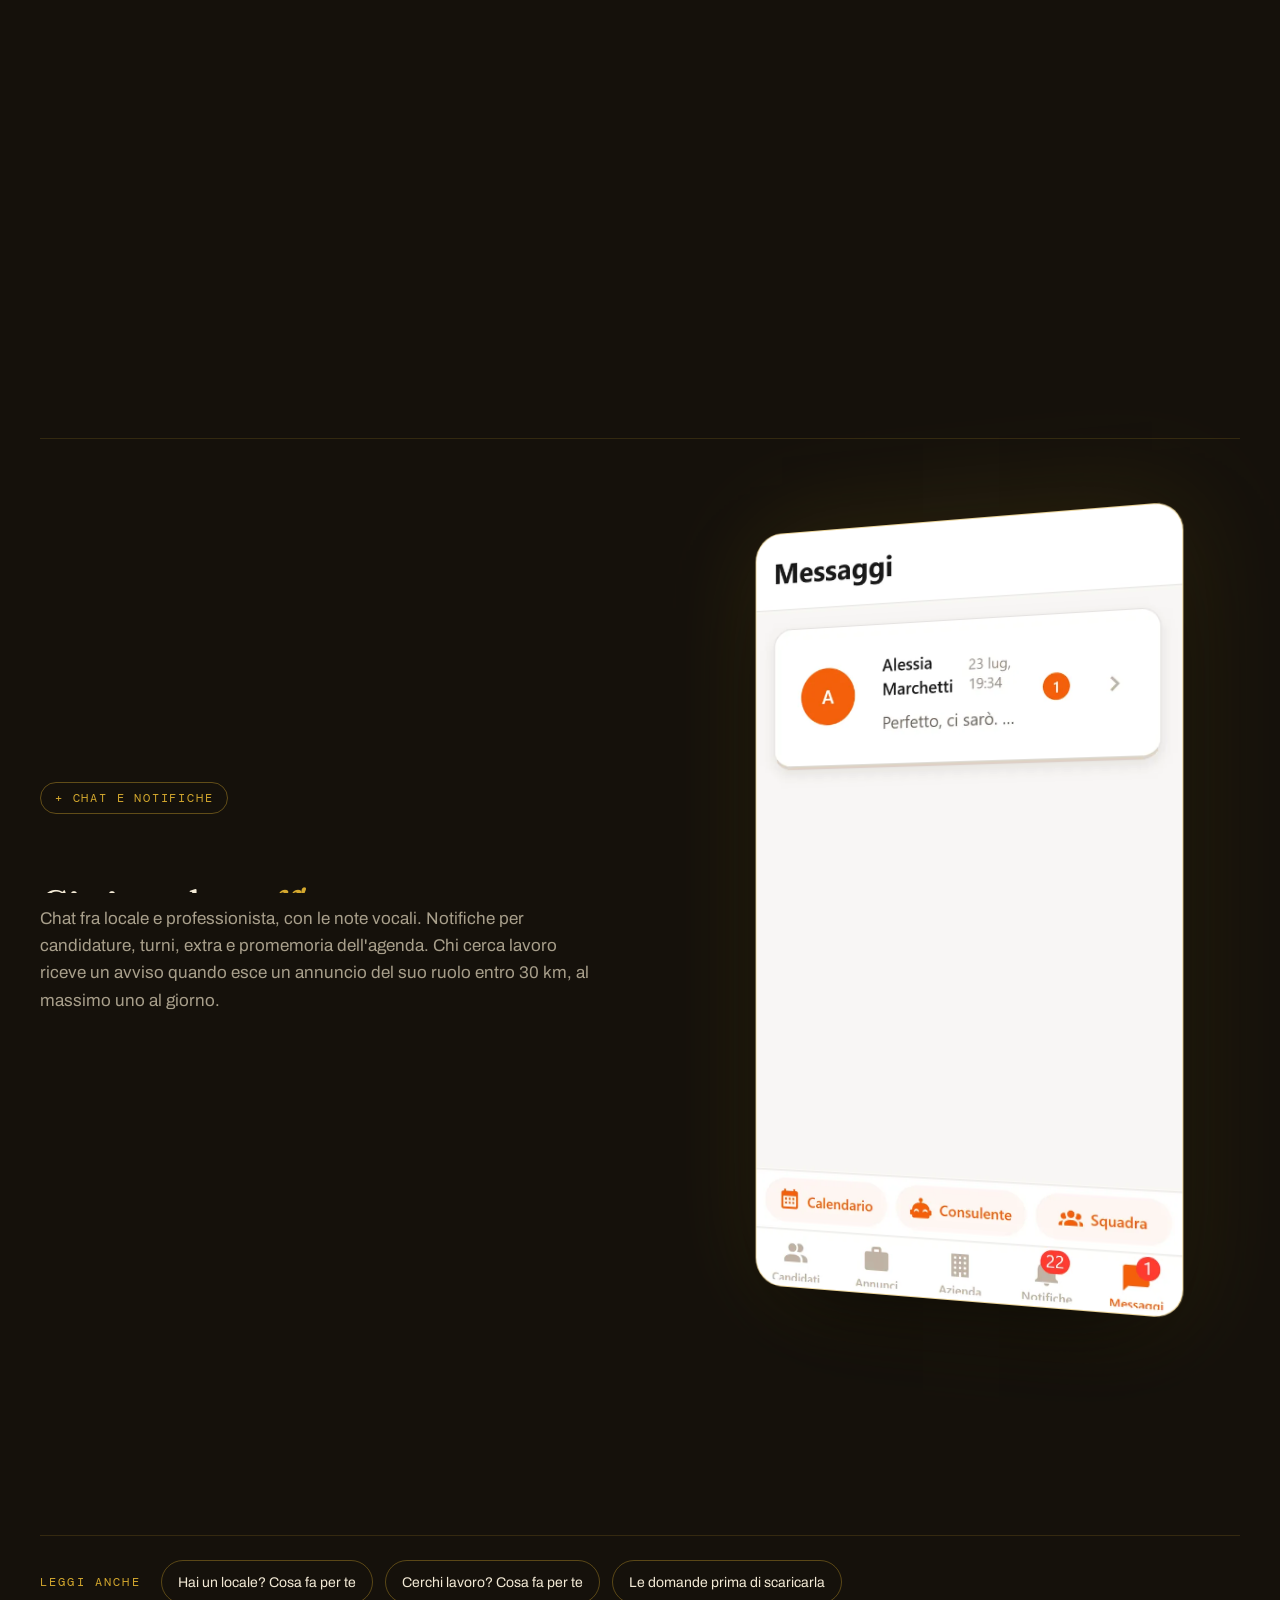
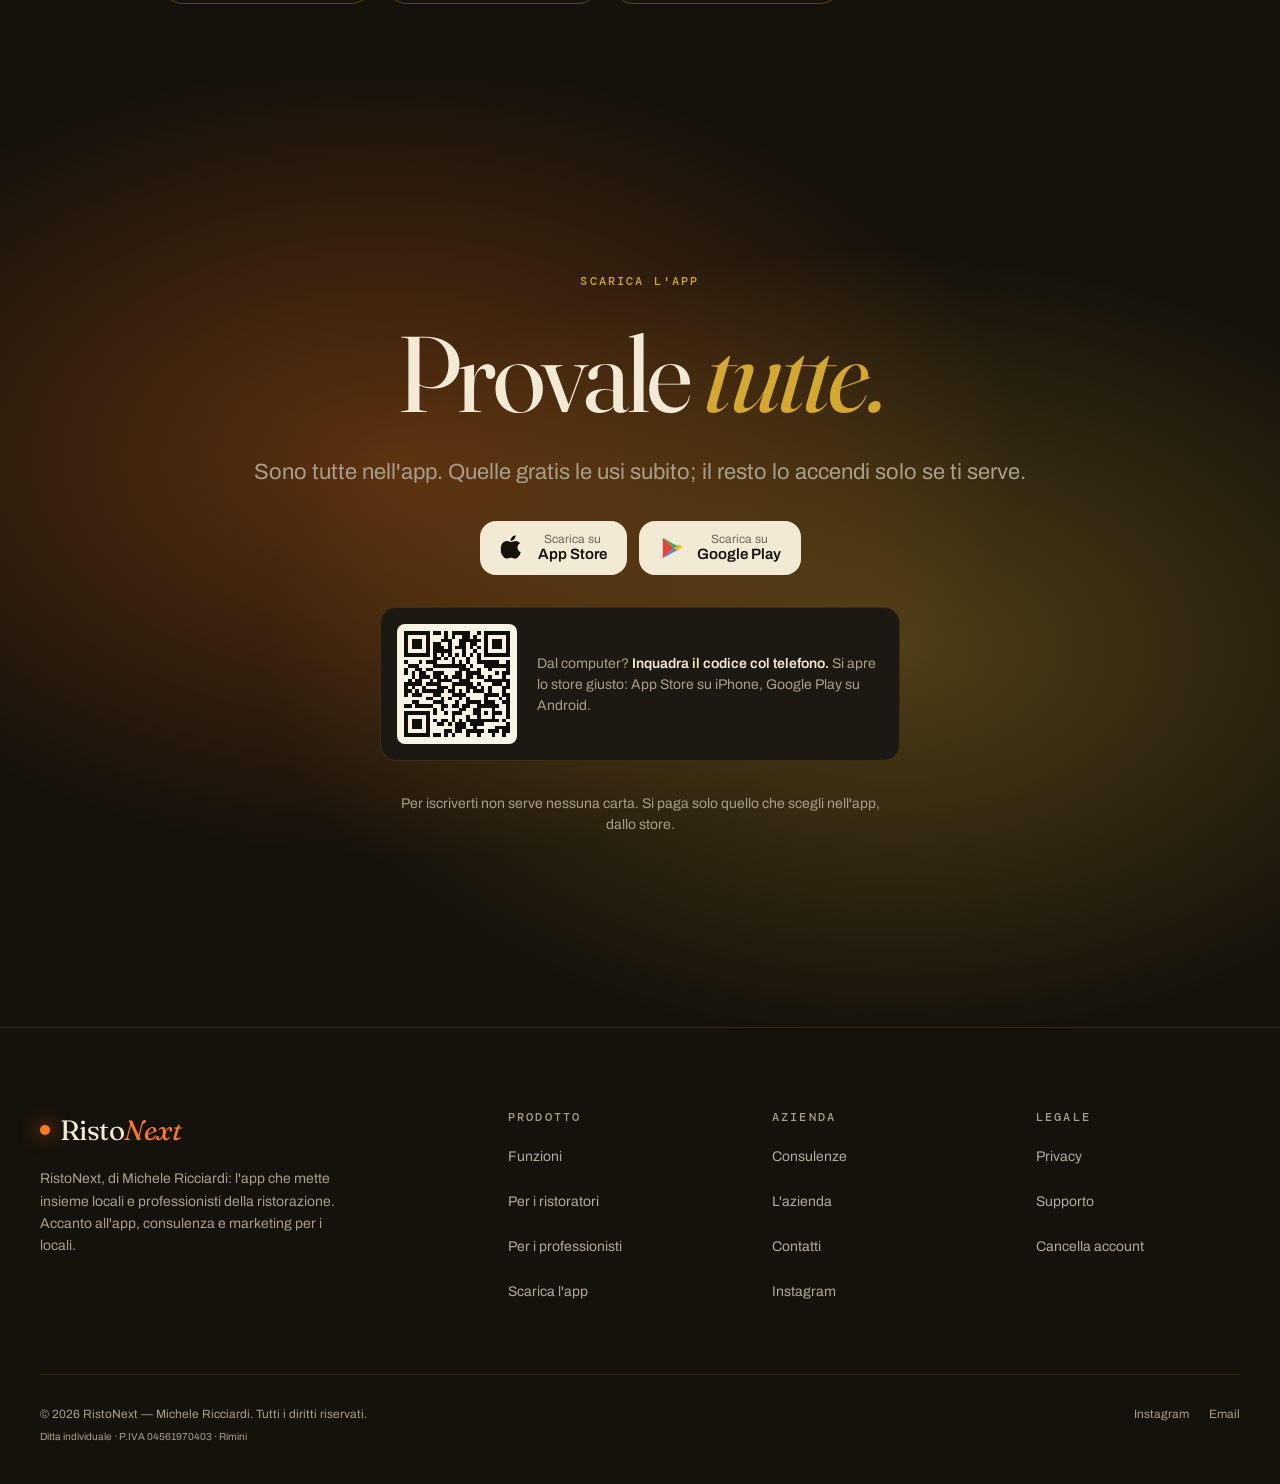
<file: funzioni.html>
<!DOCTYPE html>
<html lang="it" style="background:#060608;">
<head>
  <meta charset="UTF-8" />
  <meta name="color-scheme" content="dark" />
  <meta name="viewport" content="width=device-width, initial-scale=1" />
  <title>Annunci, gestione turni, extra e squadra - RistoNext</title>
  <meta name="description" content="Le funzioni di RistoNext: annunci, compatibilità, gestione turni, extra, squadra del locale, competenze, chat e due assistenti IA in abbonamento." />
  <meta name="theme-color" content="#060608" />
  <meta name="apple-itunes-app" content="app-id=6762455597" />
  <link rel="canonical" href="https://ristonext.com/funzioni.html" />
  <meta property="og:type" content="website" />
  <meta property="og:site_name" content="RistoNext" />
  <meta property="og:locale" content="it_IT" />
  <meta property="og:url" content="https://ristonext.com/funzioni.html" />
  <meta property="og:title" content="Annunci, gestione turni, extra e squadra - RistoNext" />
  <meta property="og:description" content="Le funzioni di RistoNext: annunci, compatibilità, gestione turni, extra, squadra del locale, competenze, chat e due assistenti IA in abbonamento." />
  <meta property="og:image" content="https://ristonext.com/assets/img/og.jpg" />
  <meta property="og:image:width" content="1200" />
  <meta property="og:image:height" content="630" />
  <meta property="og:image:alt" content="Logo di RistoNext" />
  <meta name="twitter:card" content="summary_large_image" />
  <link rel="icon" href="favicon.ico" sizes="any" />
  <link rel="icon" href="favicon-48.png" type="image/png" sizes="48x48" />
  <link rel="apple-touch-icon" href="apple-touch-icon.png" />
  <link rel="preload" href="assets/fonts/Archivo-wght.woff2" as="font" type="font/woff2" crossorigin />
  <link rel="preload" href="assets/fonts/Fraunces-wght.woff2" as="font" type="font/woff2" crossorigin />
  <script>/* Giro 3: ?font=vecchio mostra i caratteri di prima; la scelta resta per la sessione. */(function(){var f=null;try{f=new URLSearchParams(location.search).get('font');if(f)sessionStorage.setItem('rn-font',f);f=f||sessionStorage.getItem('rn-font')}catch(e){}if(f==='vecchio')document.documentElement.setAttribute('data-font','vecchio')})();</script>
  <link rel="stylesheet" href="assets/css/main.css?v=20261011" />
  <script defer src="assets/vendor/gsap.min.js"></script>
  <script defer src="assets/vendor/ScrollTrigger.min.js"></script>
  <script type="application/ld+json">
{
  "@context": "https://schema.org",
  "@type": "BreadcrumbList",
  "itemListElement": [
    {
      "@type": "ListItem",
      "position": 1,
      "name": "Home",
      "item": "https://ristonext.com/"
    },
    {
      "@type": "ListItem",
      "position": 2,
      "name": "Funzioni",
      "item": "https://ristonext.com/funzioni.html"
    }
  ]
}
  </script>
</head>
<body data-page="funzioni">

  <div class="aurora" aria-hidden="true">
    <div class="aurora__blob aurora__blob--1"></div>
    <div class="aurora__blob aurora__blob--2"></div>
    <div class="aurora__blob aurora__blob--3"></div>
  </div>
  <div class="noise" aria-hidden="true"></div>
  <div class="cursor" aria-hidden="true"></div>

  <nav class="nav">
    <a href="/" class="nav__logo">Risto<em>Next</em></a>
    <ul class="nav__menu">
      <li><a href="/">Home</a></li>
      <li><a href="ristoratori.html">Ristoratori</a></li>
      <li><a href="professionisti.html">Professionisti</a></li>
      <li><a href="funzioni.html" class="active">Funzioni</a></li>
      <li><a href="consulenze.html">Consulenze</a></li>
      <li><a href="chi-siamo.html">L'azienda</a></li>
      <li><a href="contatti.html">Contatti</a></li>
    </ul>
    <a href="#download" class="nav__cta" data-cta="store-auto" data-pos="nav">Scarica l'app <span aria-hidden="true">→</span></a>
    <button class="nav__burger" type="button" aria-label="Menu" aria-expanded="false" aria-controls="menu-mobile"><span></span><span></span><span></span></button>
  </nav>
  <div class="nav__mobile" id="menu-mobile" role="dialog" aria-label="Menu">
    <a href="/">Home</a>
    <a href="ristoratori.html">Ristoratori</a>
    <a href="professionisti.html">Professionisti</a>
    <a href="funzioni.html">Funzioni</a>
    <a href="consulenze.html">Consulenze</a>
    <a href="chi-siamo.html">L'azienda</a>
    <a href="contatti.html">Contatti</a>
  </div>

  <section class="page-hero">
    <div class="page-hero__bg" aria-hidden="true"></div>
    <div class="container">
      <div class="page-hero__inner reveal">
        <span class="eyebrow">Le funzioni</span>
        <h1 class="split">Tutti gli strumenti, una sola <em>app.</em></h1>
        <p class="lead word-reveal">Annunci, compatibilità, squadra, calendario, extra, competenze, due assistenti IA, chat. Qui sotto cosa fa ciascuno, con la schermata vera.</p>
        <div class="actions">
          <a href="#download" class="btn btn--primary" data-cta="store-auto" data-pos="hero">Scarica gratis <svg class="btn__arrow" viewBox="0 0 24 24" fill="none" stroke="currentColor" stroke-width="2"><path d="M7 17L17 7M9 7h8v8"/></svg></a>
        <p class="hero__paths">
          <a href="ristoratori.html" data-cta="path-locale" data-pos="hero">Ho un locale <span aria-hidden="true">→</span></a>
          <a href="professionisti.html" data-cta="path-lavoro" data-pos="hero">Cerco lavoro <span aria-hidden="true">→</span></a>
        </p>
        </div>
      </div>
    </div>
  </section>

  <section>
    <div class="container">

      <div class="feat-row reveal">
        <div>
          <span class="feat-row__eyebrow">01 · Profili</span>
          <h2 class="feat-row__title split">Profili <em>per ruolo.</em></h2>
          <p class="feat-row__desc">Il locale descrive tipo di locale, regione, lingue e affinità di squadra. Il professionista indica ruoli, aree, competenze, lingue e dove vuole lavorare. Dagli stessi campi nasce la percentuale di compatibilità.</p>
        </div>
        <div class="feat-row__media"><img src="assets/img/profilo-professionista.webp" width="760" height="1351" alt="Profilo" loading="lazy" /></div>
      </div>

      <div class="feat-row reveal">
        <div>
          <span class="feat-row__eyebrow">02 · Compatibilità</span>
          <h2 class="feat-row__title split">Una percentuale, <em>sei fattori.</em></h2>
          <p class="feat-row__desc">Il confronto fra annuncio e profilo pesa sei fattori: aree e reparti, ruoli, competenze, tipo di locale, affinità di squadra, lingue. Su 100, aree e reparti valgono 28, ruoli 23, competenze 23, tipo di locale 8, affinità di squadra 8, lingue 10. Conta solo quello che l'annuncio chiede. Turni e distanza non entrano. Nella vista normale il numero è lo stesso per il locale e per il professionista. Serve a scegliere chi incontrare: la decisione resta a chi fa il colloquio.</p>
        </div>
        <div class="feat-row__media"><img src="assets/img/annunci-compatibilita.webp" width="760" height="1351" alt="Elenco annunci con la compatibilità in percentuale" loading="lazy" /></div>
      </div>

      <div class="feat-row reveal">
        <div>
          <span class="feat-row__eyebrow">03 · Annunci e candidature</span>
          <h2 class="feat-row__title split">Annunci e <em>candidature.</em></h2>
          <p class="feat-row__desc">Il locale pubblica l'annuncio: retribuzione e contratto, ruolo, tipo di locale, lingue, affinità di squadra. Nel modulo la retribuzione è obbligatoria. Il professionista vede gli annunci ordinati per compatibilità. Le candidature arrivano ordinate dalla stessa percentuale e la chat parte da lì.</p>
        </div>
        <div class="feat-row__media"><img src="assets/img/annuncio-paga.webp" width="760" height="1351" alt="I miei annunci" loading="lazy" /></div>
      </div>

      <div class="feat-row reveal">
        <div>
          <span class="feat-row__eyebrow">04 · Squadra del locale</span>
          <h2 class="feat-row__title split">Chi lavora nel locale, <em>con i numeri.</em></h2>
          <p class="feat-row__desc">Le persone assunte con ruolo, turni degli ultimi 30 giorni, extra e valutazione di rendimento su quattro aspetti. Deleghe per singolo permesso: annunci, selezione, colloqui, esiti, squadra.</p>
        </div>
        <div class="feat-row__media"><img src="assets/img/squadra.webp" width="760" height="1351" alt="Squadra" loading="lazy" /></div>
      </div>

      <div class="feat-row reveal">
        <div>
          <span class="feat-row__eyebrow">05 · Calendario</span>
          <h2 class="feat-row__title split">Turni, extra e <em>posti scoperti.</em></h2>
          <p class="feat-row__desc">Il locale dice quante persone servono per servizio; il calendario mostra turni ed extra insieme, segna chi manca e blocca le doppie prenotazioni. Il professionista ha il suo calendario con turni, disponibilità extra, impegni personali e promemoria. Gli scambi di turno fra colleghi passano dall'ok del locale.</p>
        </div>
        <div class="feat-row__media"><img src="assets/img/calendario-mancano.webp" width="760" height="1351" alt="Calendario del locale con il filtro Mancano" loading="lazy" /></div>
      </div>

      <div class="feat-row reveal">
        <div>
          <span class="feat-row__eyebrow">06 · Extra & Ingaggi</span>
          <h2 class="feat-row__title split">Una sera scoperta, <em>una richiesta.</em></h2>
          <p class="feat-row__desc">Il locale pubblica la richiesta per giorno e ruolo. Il professionista segna i giorni liberi e vede chi cerca un extra in zona. L'accordo si chiude in chat.</p>
        </div>
        <div class="feat-row__media"><img src="assets/img/extra-liberi.webp" width="760" height="1351" alt="Calendario con il filtro degli extra liberi" loading="lazy" /></div>
      </div>

      <div class="feat-row reveal">
        <div>
          <span class="feat-row__eyebrow">07 · Competenze</span>
          <h2 class="feat-row__title split">Competenze <em>una per una.</em></h2>
          <p class="feat-row__desc">Il professionista elenca le competenze del suo ruolo. Per ciascuna può fare un quiz nell'app, preparato con l'IA, allegare un certificato o un documento. Il locale le vede sul profilo e contano nella compatibilità.</p>
        </div>
        <div class="feat-row__media"><img src="assets/img/competenze.webp" width="760" height="1351" alt="Competenze del professionista" loading="lazy" /></div>
      </div>

      <div class="feat-row reveal">
        <div>
          <span class="feat-row__eyebrow">08 · IA: Consulente e Coach</span>
          <h2 class="feat-row__title split">Due assistenti, <em>uno per parte.</em></h2>
          <p class="feat-row__desc">Il <strong>Consulente IA</strong> legge i dati del locale, annunci, candidature, squadra e turni, e risponde su tutto quello che riguarda la ristorazione. Il <strong>Coach IA</strong> legge il profilo e le candidature del professionista e risponde su lavoro e carriera. Tutti e due in chat, tutti e due in abbonamento, con un tetto di richieste: il Consulente 10 al giorno e 100 al mese col piano Plus, 20 e 200 col piano + Consulente; il Coach 10 al giorno e 30 al mese.</p>
        </div>
        <div class="feat-row__media"><img src="assets/img/consulente-ia.webp" width="760" height="1351" alt="Consulente IA" loading="lazy" /></div>
      </div>

      <div class="feat-row reveal">
        <div>
          <span class="feat-row__eyebrow">+ Chat e notifiche</span>
          <h2 class="feat-row__title split">Ci si parla <em>nell'app.</em></h2>
          <p class="feat-row__desc">Chat fra locale e professionista, con le note vocali. Notifiche per candidature, turni, extra e promemoria dell'agenda. Chi cerca lavoro riceve un avviso quando esce un annuncio del suo ruolo entro 30 km, al massimo uno al giorno.</p>
        </div>
        <div class="feat-row__media"><img src="assets/img/chat.webp" width="760" height="1351" alt="Chat" loading="lazy" /></div>
      </div>

    </div>
  </section>

  <section class="read-also-sec">
    <div class="container">
      <nav class="read-also reveal" aria-label="Leggi anche">
        <span class="read-also__label">Leggi anche</span>
        <a href="ristoratori.html" data-cta="path-locale" data-pos="read-also">Hai un locale? Cosa fa per te</a>
        <a href="professionisti.html" data-cta="path-lavoro" data-pos="read-also">Cerchi lavoro? Cosa fa per te</a>
        <a href="/#domande" data-cta="faq" data-pos="read-also">Le domande prima di scaricarla</a>
      </nav>
    </div>
  </section>

  <section id="download" class="cta-final">
    <div class="cta-final__bg" aria-hidden="true"></div>
    <div class="container cta-final__inner reveal">
      <span class="eyebrow">Scarica l'app</span>
      <h2 class="h-display">Provale <em>tutte.</em></h2>
      <p class="lead">Sono tutte nell'app. Quelle gratis le usi subito; il resto lo accendi solo se ti serve.</p>
      <div class="store-badges">
        <a href="https://apps.apple.com/it/app/ristonext/id6762455597?ct=sito-funzioni&amp;mt=8" target="_blank" rel="noopener" class="store-badge" data-cta="store-apple" data-pos="final" aria-label="Scarica RistoNext su App Store (si apre in una nuova scheda)">
          <svg class="store-badge__icon" viewBox="0 0 24 24" fill="currentColor"><path d="M18.7 17.3c-.3.7-.7 1.4-1.2 2-.6.8-1.1 1.4-1.5 1.7-.6.5-1.3.8-2 .8-.5 0-1.1-.1-1.9-.4-.7-.3-1.4-.4-2-.4-.7 0-1.4.1-2.1.4-.7.3-1.3.4-1.8.4-.7 0-1.4-.3-2.1-.8-.4-.3-.9-.9-1.6-1.7-.7-.9-1.2-2-1.7-3.2C1 15 .7 13.6.7 12.3c0-1.5.3-2.8 1-3.9.5-.9 1.2-1.6 2-2.1.9-.5 1.8-.8 2.8-.8.5 0 1.2.2 2.1.5.9.3 1.4.5 1.7.5.2 0 .8-.2 1.9-.5.9-.3 1.7-.5 2.4-.4 1.7.1 3 .8 3.9 2.1-1.5.9-2.3 2.2-2.3 3.9 0 1.3.5 2.4 1.4 3.3.4.4.9.7 1.5.9-.1.4-.2.7-.4 1.1zm-4.3-16.6c0 1.1-.4 2.1-1.2 3.1-1 1.1-2.1 1.8-3.4 1.7 0-.1 0-.3 0-.4 0-1.1.4-2.2 1.3-3.1.4-.5.9-.9 1.6-1.2.6-.3 1.2-.4 1.7-.5 0 .2 0 .3 0 .4z"/></svg>
          <span class="store-badge__text"><span class="store-badge__small">Scarica su</span><span class="store-badge__big">App Store</span></span>
        </a>
        <a href="https://play.google.com/store/apps/details?id=dev.a0.apps.ristonext493&amp;referrer=utm_source%3Dsito%26utm_medium%3Dfunzioni" target="_blank" rel="noopener" class="store-badge" data-cta="store-play" data-pos="final" aria-label="Scarica RistoNext su Google Play (si apre in una nuova scheda)">
          <svg class="store-badge__icon" viewBox="0 0 24 24"><path fill="#EA4335" d="M3 2.5v19l10-9.5z" transform="translate(0.5,0)"/><path fill="#4285F4" d="M13 12L3 21.5l14-8z" transform="translate(0.5,0)"/><path fill="#FBBC04" d="M17 13.5l4.5-2.5-4.5-2.5-4 4z" transform="translate(0.5,0)"/><path fill="#34A853" d="M13 12L3 2.5l14 8z" transform="translate(0.5,0)"/></svg>
          <span class="store-badge__text"><span class="store-badge__small">Scarica su</span><span class="store-badge__big">Google Play</span></span>
        </a>
      </div>
      <!-- Giro 3: chi legge dal computer non puo' installare. Il QR porta a ristonext.com/?da=qr: sul telefono il JS apre lo store giusto. Nascosto sui telefoni. -->
      <figure class="qr">
        <img src="assets/img/qr-scarica.svg" width="120" height="120" alt="Codice QR: inquadralo col telefono per scaricare RistoNext" loading="lazy" decoding="async" />
        <figcaption>Dal computer? <strong>Inquadra il codice col telefono.</strong> Si apre lo store giusto: App Store su iPhone, Google Play su Android.</figcaption>
      </figure>
      <p class="store-note">Per iscriverti non serve nessuna carta. Si paga solo quello che scegli nell'app, dallo store.</p>
    </div>
  </section>

  <footer class="footer">
    <div class="container">
      <div class="footer__grid">
        <div class="footer__brand">
          <div class="nav__logo">Risto<em>Next</em></div>
          <p>RistoNext, di Michele Ricciardi: l'app che mette insieme locali e professionisti della ristorazione. Accanto all'app, consulenza e marketing per i locali.</p>
        </div>
        <div class="footer__col"><h2 class="footer__title">Prodotto</h2><ul>
          <li><a href="funzioni.html">Funzioni</a></li>
          <li><a href="ristoratori.html">Per i ristoratori</a></li>
          <li><a href="professionisti.html">Per i professionisti</a></li>
          <li><a href="#download" data-cta="store-auto" data-pos="footer">Scarica l'app</a></li>
        </ul></div>
        <div class="footer__col"><h2 class="footer__title">Azienda</h2><ul>
          <li><a href="consulenze.html">Consulenze</a></li>
          <li><a href="chi-siamo.html">L'azienda</a></li>
          <li><a href="contatti.html">Contatti</a></li>
          <li><a href="https://www.instagram.com/ristonext/" target="_blank" rel="noopener">Instagram</a></li>
        </ul></div>
        <div class="footer__col"><h2 class="footer__title">Legale</h2><ul>
          <li><a href="https://ricciardi96-netizen.github.io/ristonext-legal/privacy.html" target="_blank" rel="noopener">Privacy</a></li>
          <li><a href="https://ricciardi96-netizen.github.io/ristonext-legal/support.html" target="_blank" rel="noopener">Supporto</a></li>
          <li><a href="https://ricciardi96-netizen.github.io/ristonext-legal/account-deletion.html" target="_blank" rel="noopener">Cancella account</a></li>
        </ul></div>
      </div>
      <div class="footer__bottom">
        <div>© 2026 RistoNext — Michele Ricciardi. Tutti i diritti riservati. <span class="footer__piva">Ditta individuale · P.IVA 04561970403 · Rimini</span></div>
        <div class="footer__social">
          <a href="https://www.instagram.com/ristonext/" target="_blank" rel="noopener">Instagram</a>
          <a href="mailto:info@ristonext.com">Email</a>
        </div>
      </div>
    </div>
  </footer>

  <!-- Giro 3: bottone fisso in basso, solo telefono. Compare quando l'apertura esce dallo schermo,
       sparisce vicino ai badge degli store e al piede. Il JS lo punta allo store del telefono. -->
  <div class="sticky-cta" hidden>
    <a href="#download" class="sticky-cta__btn" data-cta="store-auto" data-pos="sticky">
      <span class="sticky-cta__main">Scarica gratis</span>
      <span class="sticky-cta__sub">App Store e Google Play</span>
    </a>
    <button type="button" class="sticky-cta__close" aria-label="Nascondi il bottone Scarica">
      <svg viewBox="0 0 24 24" width="16" height="16" fill="none" stroke="currentColor" stroke-width="2" aria-hidden="true"><path d="M6 6l12 12M18 6L6 18"/></svg>
    </button>
  </div>

  <script type="module" src="assets/js/main.js?v=20261010"></script>
  <!-- Cloudflare Web Analytics: qui, subito prima della chiusura del body, va lo snippet che Michele copia dalla dashboard
       Cloudflare (Analytics & Logs > Web Analytics > Add a site > ristonext.com). Il token non si inventa. -->
</body>
</html>
</file>
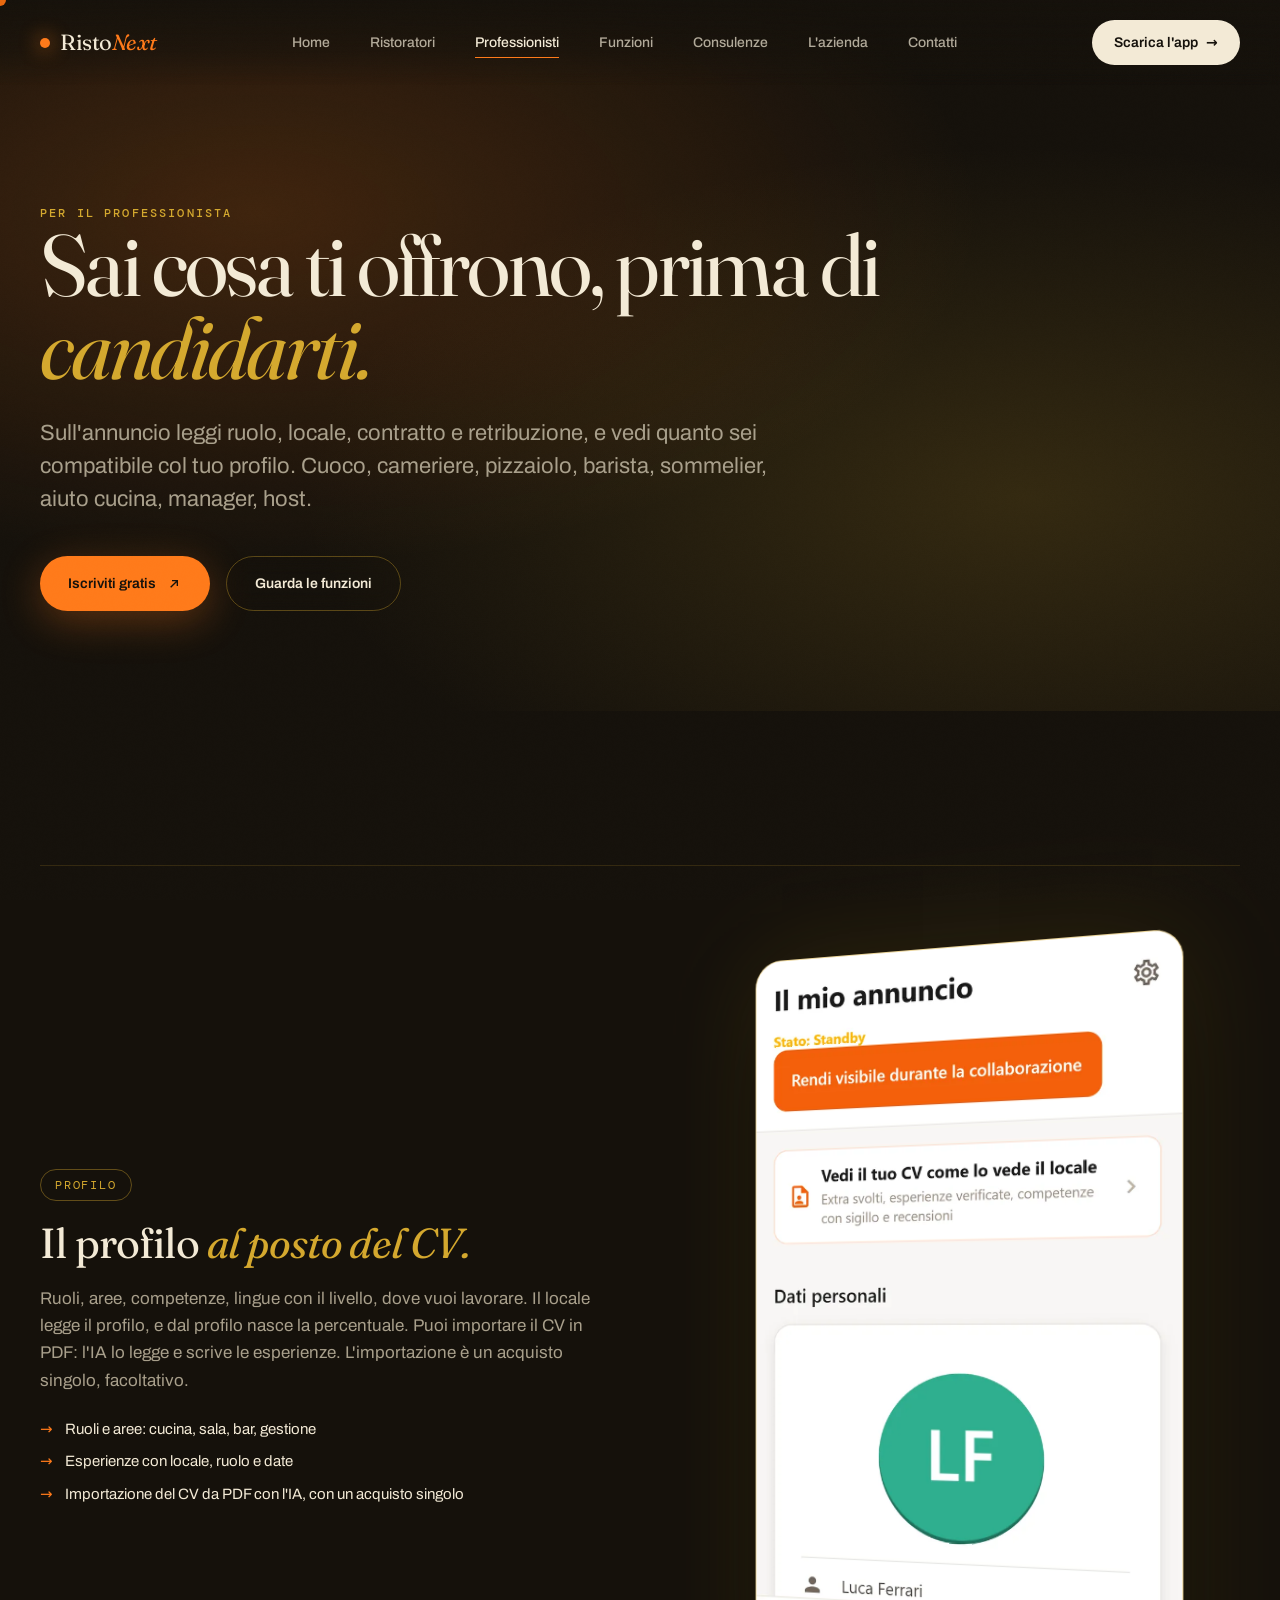
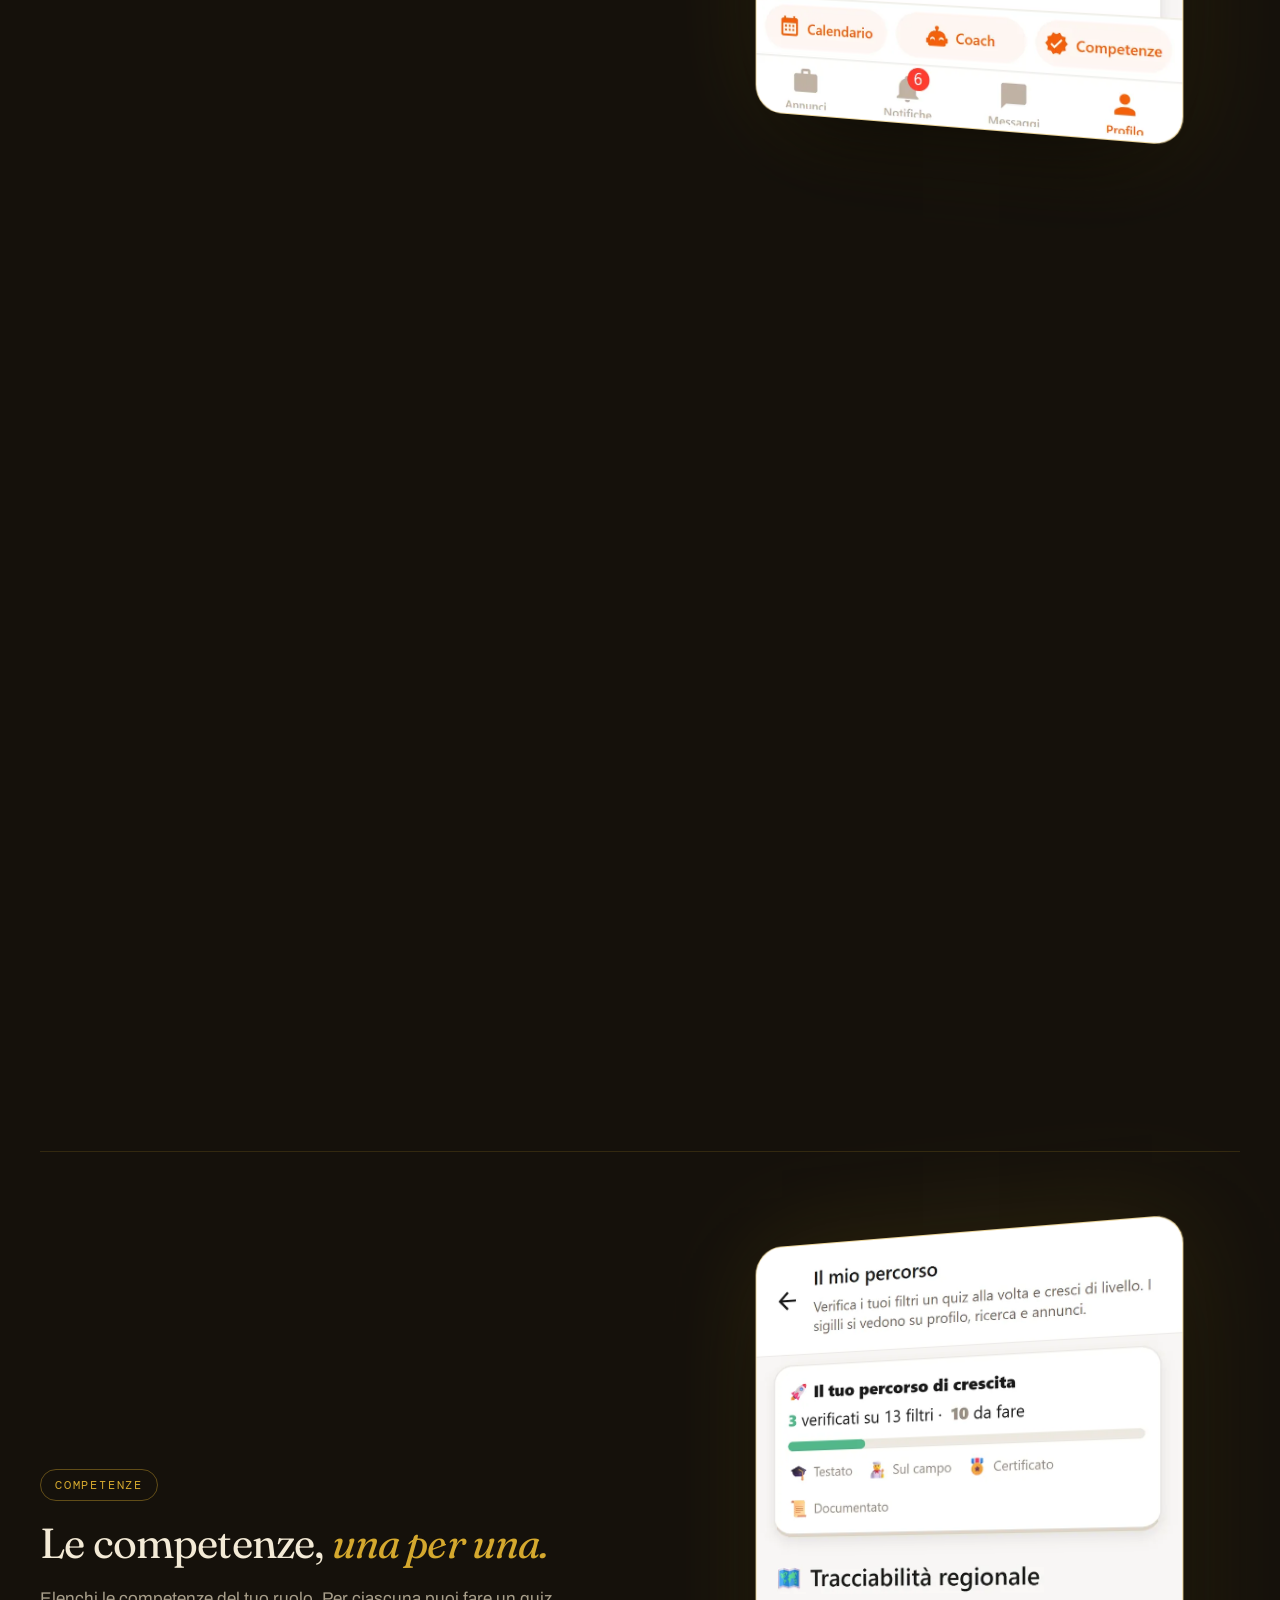
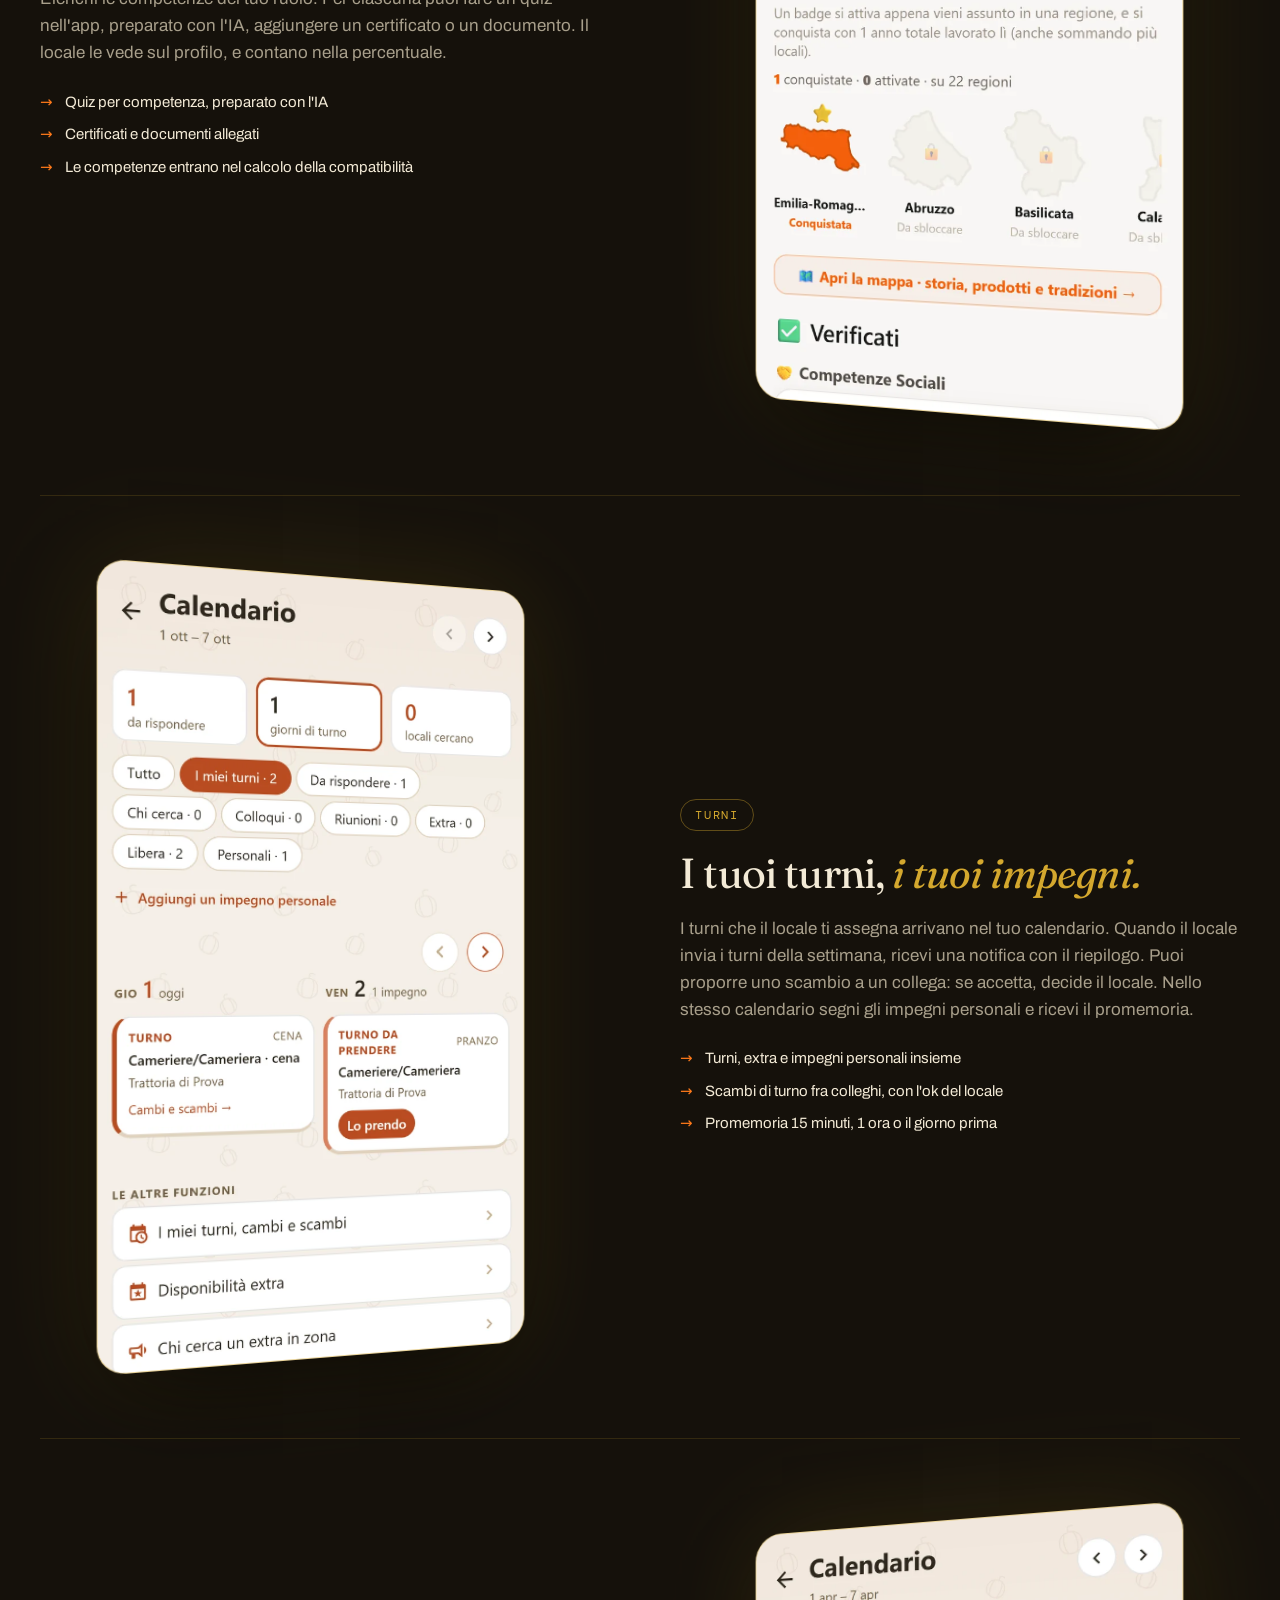
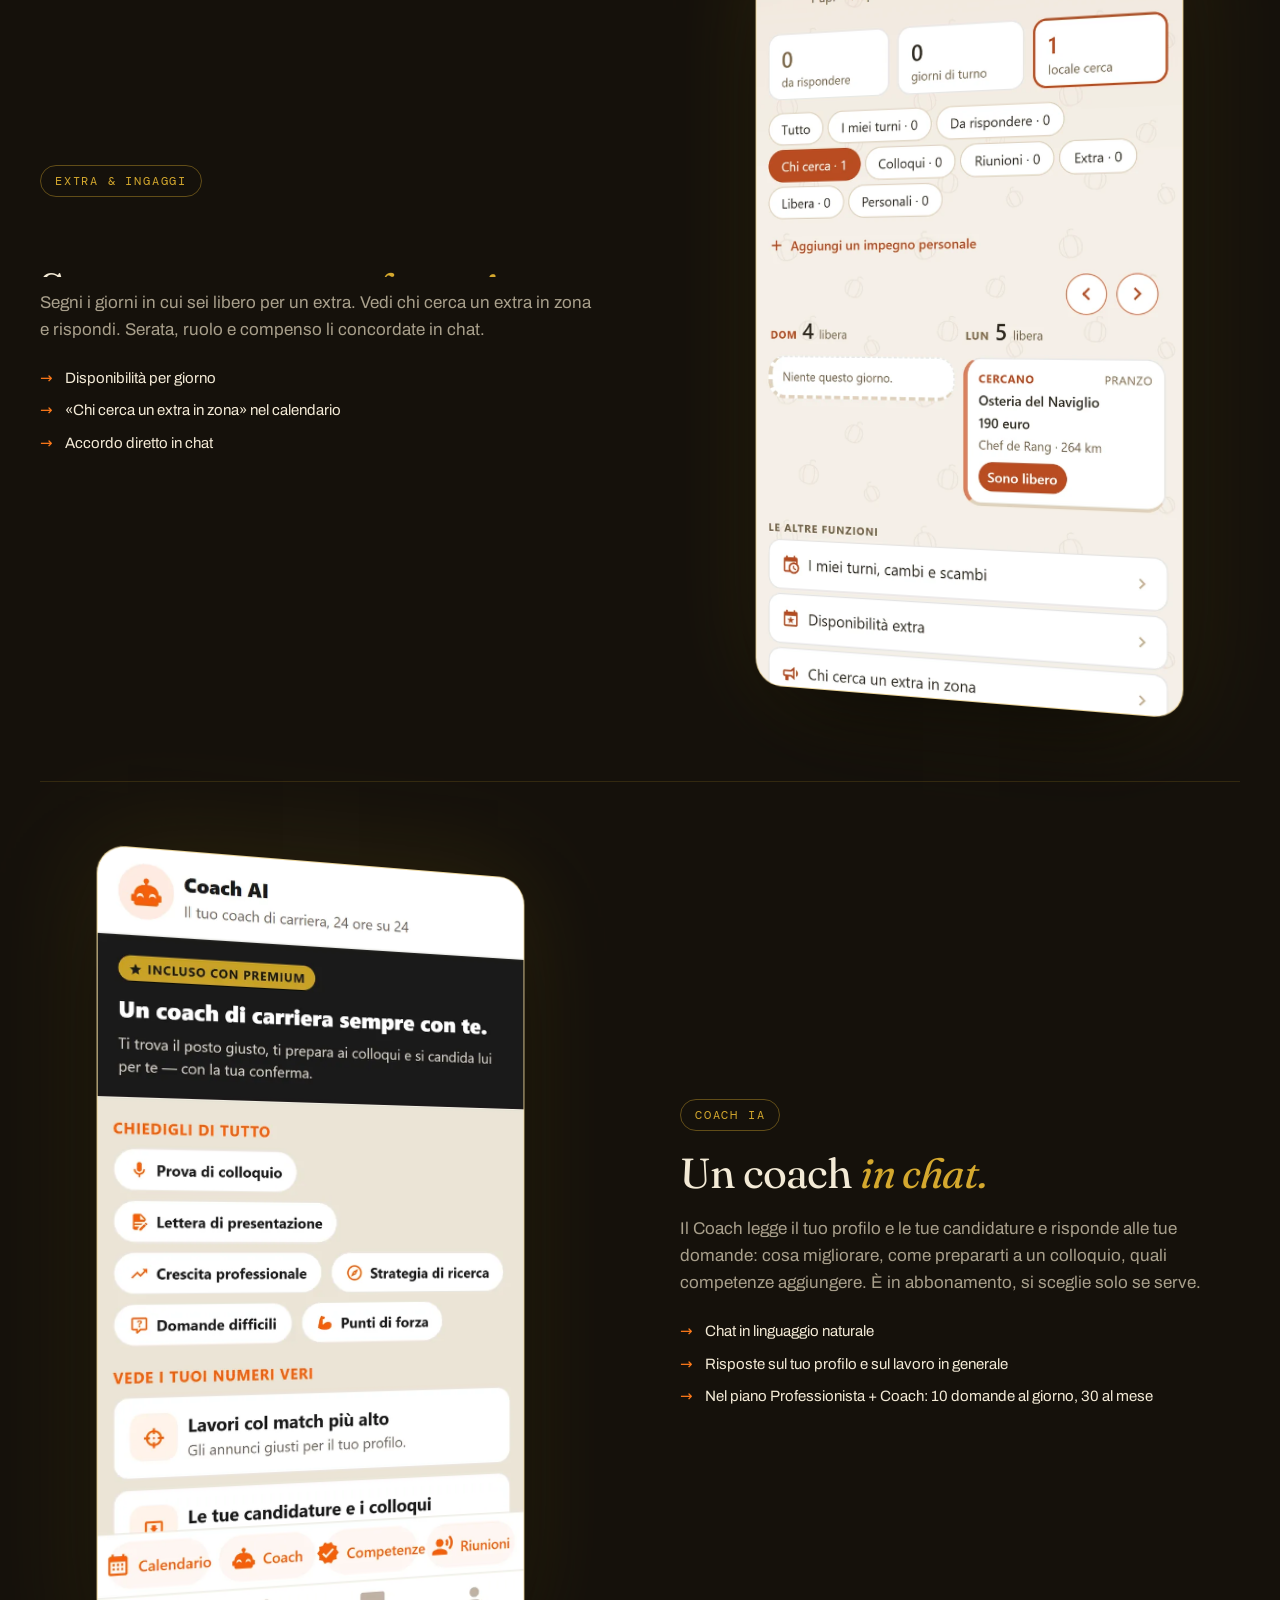
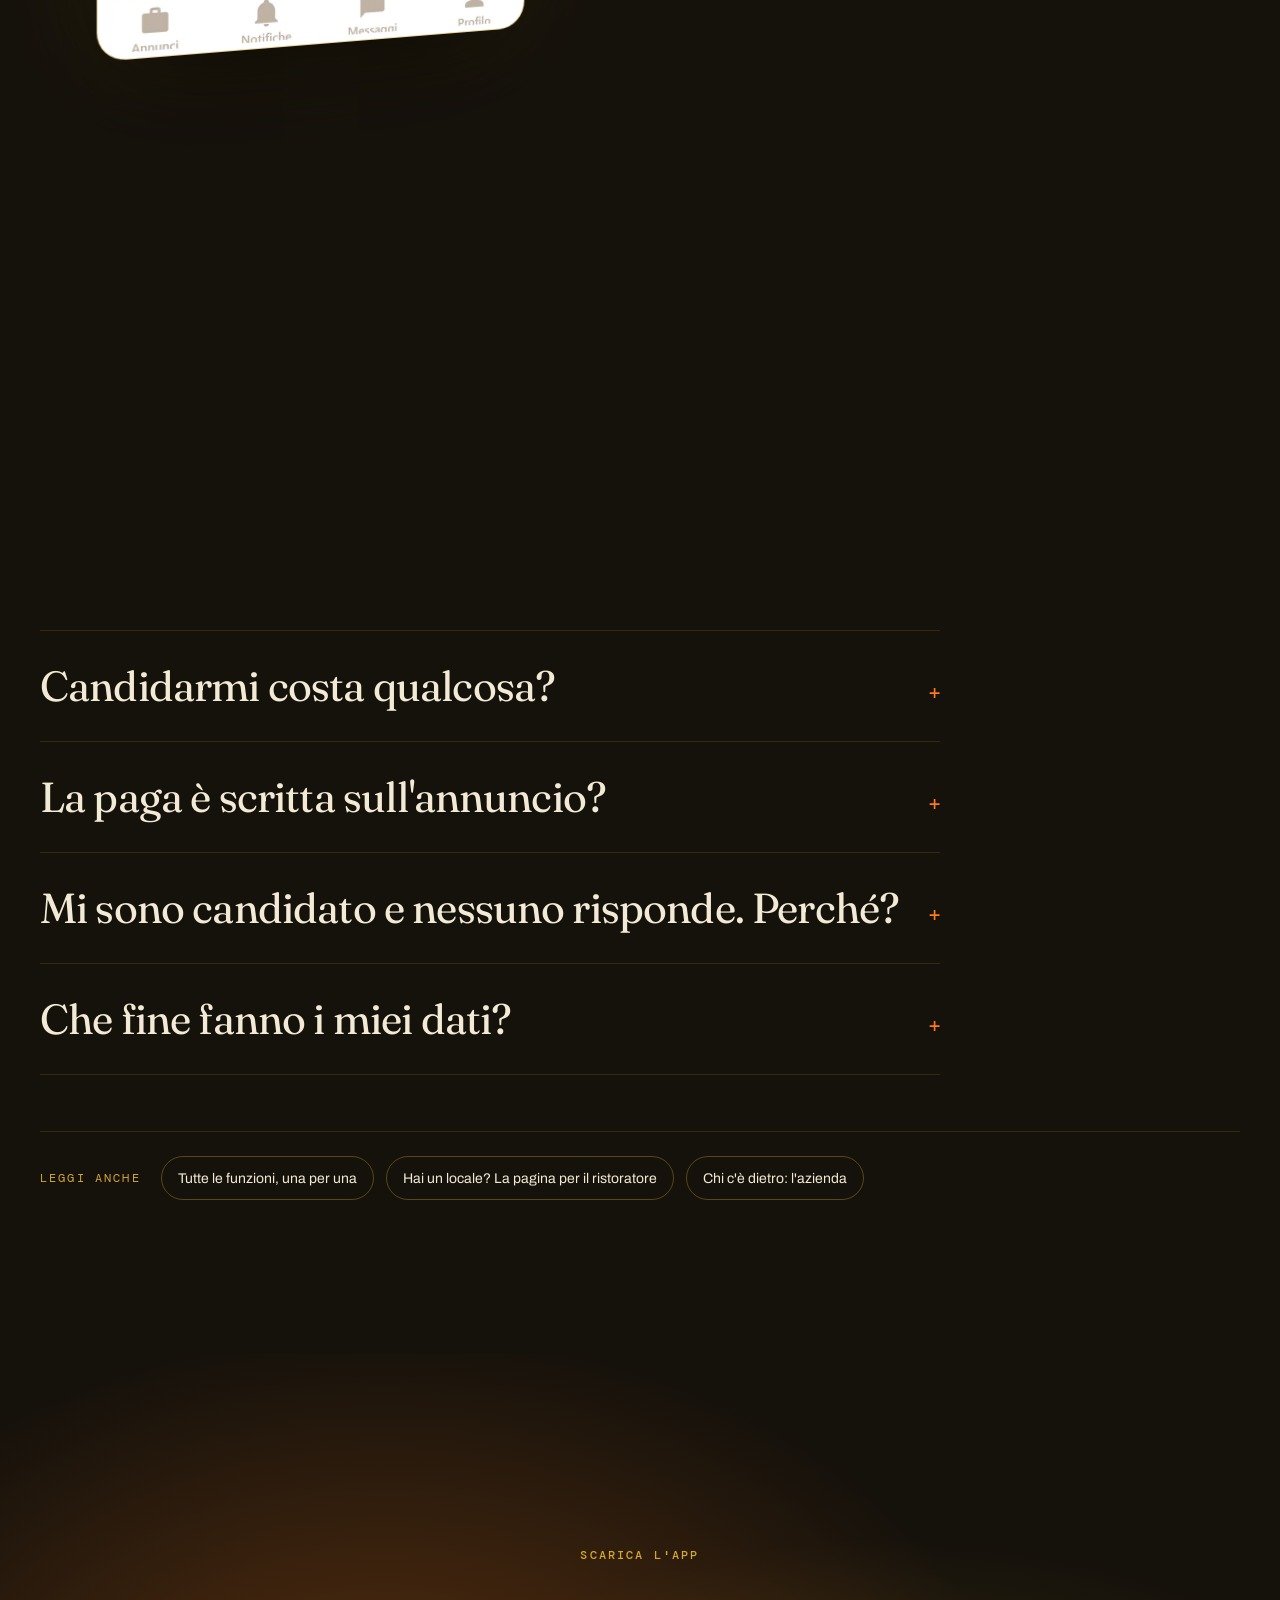
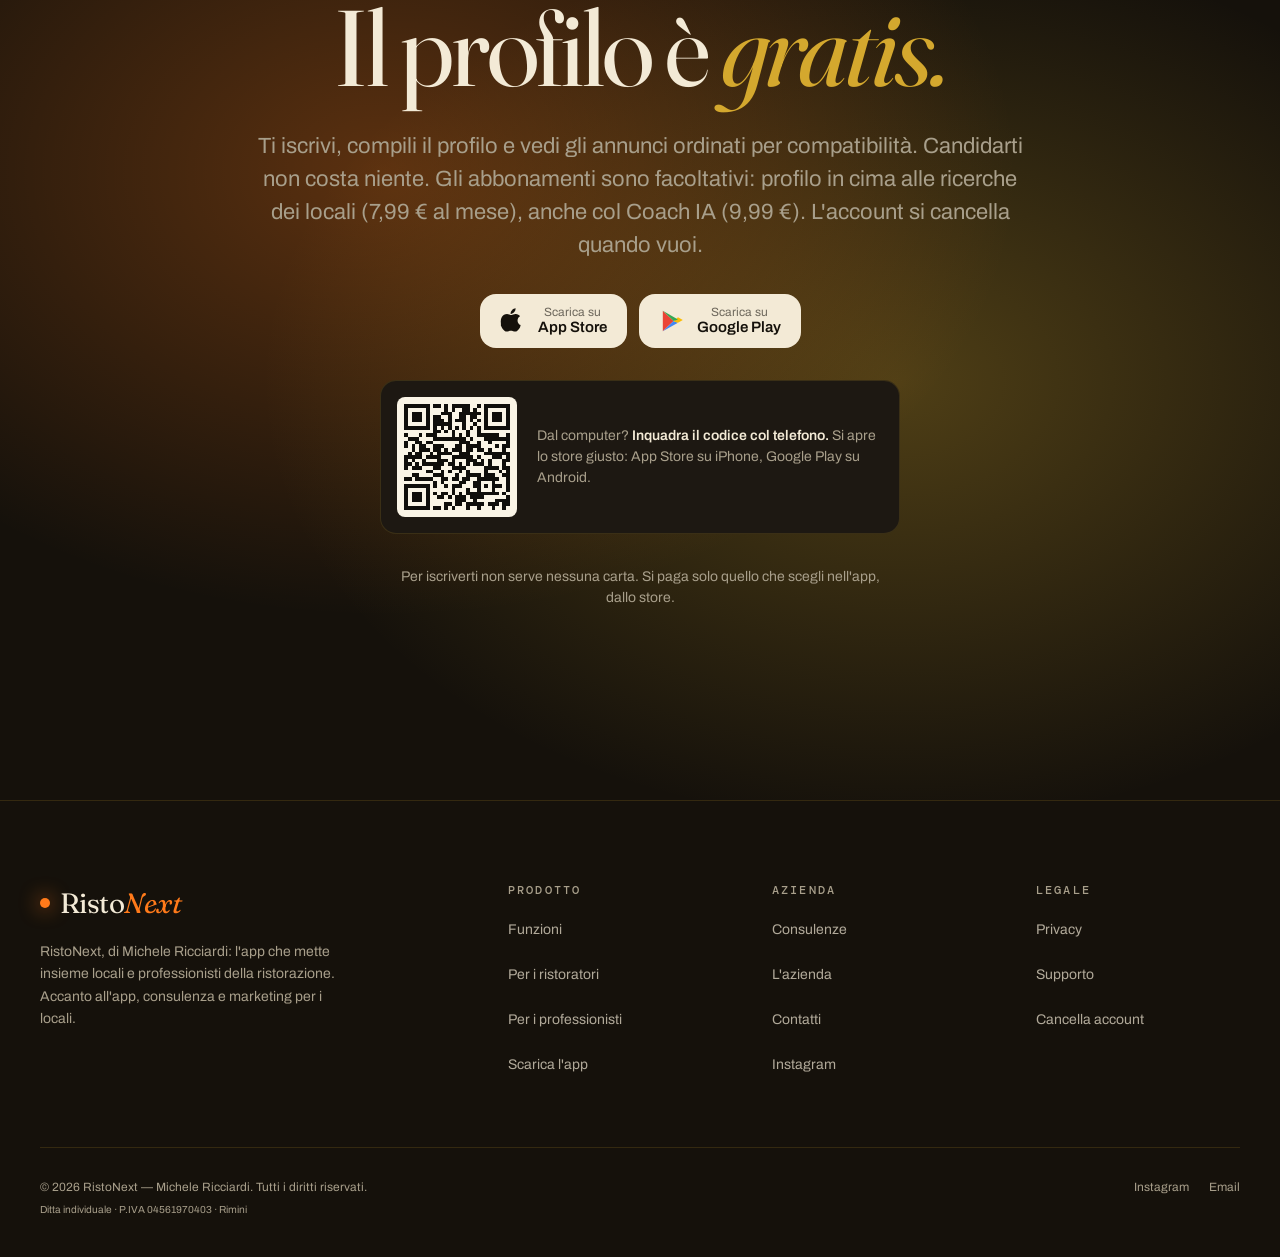
<file: professionisti.html>
<!DOCTYPE html>
<html lang="it" style="background:#060608;">
<head>
  <meta charset="UTF-8" />
  <meta name="color-scheme" content="dark" />
  <meta name="viewport" content="width=device-width, initial-scale=1" />
  <title>Lavoro nella ristorazione: cameriere, cuoco - RistoNext</title>
  <meta name="description" content="Lavoro da cameriere, cuoco, pizzaiolo o barista: sull'annuncio leggi contratto e retribuzione e vedi quanto sei compatibile. Iscriversi è gratis." />
  <meta name="theme-color" content="#060608" />
  <meta name="apple-itunes-app" content="app-id=6762455597" />
  <link rel="canonical" href="https://ristonext.com/professionisti.html" />
  <meta property="og:type" content="website" />
  <meta property="og:site_name" content="RistoNext" />
  <meta property="og:locale" content="it_IT" />
  <meta property="og:url" content="https://ristonext.com/professionisti.html" />
  <meta property="og:title" content="Lavoro nella ristorazione: cameriere, cuoco - RistoNext" />
  <meta property="og:description" content="Lavoro da cameriere, cuoco, pizzaiolo o barista: sull'annuncio leggi contratto e retribuzione e vedi quanto sei compatibile. Iscriversi è gratis." />
  <meta property="og:image" content="https://ristonext.com/assets/img/og.jpg" />
  <meta property="og:image:width" content="1200" />
  <meta property="og:image:height" content="630" />
  <meta property="og:image:alt" content="Logo di RistoNext" />
  <meta name="twitter:card" content="summary_large_image" />
  <link rel="icon" href="favicon.ico" sizes="any" />
  <link rel="icon" href="favicon-48.png" type="image/png" sizes="48x48" />
  <link rel="apple-touch-icon" href="apple-touch-icon.png" />
  <link rel="preload" href="assets/fonts/Archivo-wght.woff2" as="font" type="font/woff2" crossorigin />
  <link rel="preload" href="assets/fonts/Fraunces-wght.woff2" as="font" type="font/woff2" crossorigin />
  <script>/* Giro 3: ?font=vecchio mostra i caratteri di prima; la scelta resta per la sessione. */(function(){var f=null;try{f=new URLSearchParams(location.search).get('font');if(f)sessionStorage.setItem('rn-font',f);f=f||sessionStorage.getItem('rn-font')}catch(e){}if(f==='vecchio')document.documentElement.setAttribute('data-font','vecchio')})();</script>
  <link rel="stylesheet" href="assets/css/main.css?v=20261011" />
  <script defer src="assets/vendor/gsap.min.js"></script>
  <script defer src="assets/vendor/ScrollTrigger.min.js"></script>
  <script type="application/ld+json">
{
  "@context": "https://schema.org",
  "@type": "BreadcrumbList",
  "itemListElement": [
    {
      "@type": "ListItem",
      "position": 1,
      "name": "Home",
      "item": "https://ristonext.com/"
    },
    {
      "@type": "ListItem",
      "position": 2,
      "name": "Professionisti",
      "item": "https://ristonext.com/professionisti.html"
    }
  ]
}
  </script>
  <script type="application/ld+json">
{
  "@context": "https://schema.org",
  "@type": "FAQPage",
  "mainEntity": [
    {
      "@type": "Question",
      "name": "Candidarmi costa qualcosa?",
      "acceptedAnswer": {
        "@type": "Answer",
        "text": "No. Profilo, candidature, calendario ed extra sono gratis. Per iscriverti non serve nessuna carta. Gli abbonamenti sono facoltativi: Professionista Pro, 7,99 € al mese, mette il tuo profilo in cima alle ricerche dei locali; Professionista + Coach, 9,99 €, aggiunge il Coach IA in chat. Il prezzo che paghi è quello che ti mostra lo store, prima di qualsiasi acquisto."
      }
    },
    {
      "@type": "Question",
      "name": "La paga è scritta sull'annuncio?",
      "acceptedAnswer": {
        "@type": "Answer",
        "text": "Nel modulo dell'annuncio la retribuzione è un campo obbligatorio: senza, il modulo non pubblica. La leggi sull'annuncio prima di candidarti. Se trovi un annuncio senza retribuzione, scrivimi e lo controllo."
      }
    },
    {
      "@type": "Question",
      "name": "Mi sono candidato e nessuno risponde. Perché?",
      "acceptedAnswer": {
        "@type": "Answer",
        "text": "La scelta è del locale, e non sempre risponde subito. Se scarta la candidatura, ti arriva una notifica con l'esito. Se non risponde, la candidatura resta in attesa. Intanto puoi candidarti ad altri annunci."
      }
    },
    {
      "@type": "Question",
      "name": "Che fine fanno i miei dati?",
      "acceptedAnswer": {
        "@type": "Answer",
        "text": "Il locale vede il profilo che hai pubblicato. Quali dati raccolgo e perché è scritto nella Privacy. L'account lo cancelli dall'app, in Impostazioni, alla voce «Elimina account»."
      }
    }
  ]
}
  </script>
</head>
<body data-page="professionisti">

  <div class="aurora" aria-hidden="true">
    <div class="aurora__blob aurora__blob--1"></div>
    <div class="aurora__blob aurora__blob--2"></div>
    <div class="aurora__blob aurora__blob--3"></div>
  </div>
  <div class="noise" aria-hidden="true"></div>
  <div class="cursor" aria-hidden="true"></div>

  <nav class="nav">
    <a href="/" class="nav__logo">Risto<em>Next</em></a>
    <ul class="nav__menu">
      <li><a href="/">Home</a></li>
      <li><a href="ristoratori.html">Ristoratori</a></li>
      <li><a href="professionisti.html" class="active">Professionisti</a></li>
      <li><a href="funzioni.html">Funzioni</a></li>
      <li><a href="consulenze.html">Consulenze</a></li>
      <li><a href="chi-siamo.html">L'azienda</a></li>
      <li><a href="contatti.html">Contatti</a></li>
    </ul>
    <a href="#download" class="nav__cta" data-cta="store-auto" data-pos="nav">Scarica l'app <span aria-hidden="true">→</span></a>
    <button class="nav__burger" type="button" aria-label="Menu" aria-expanded="false" aria-controls="menu-mobile"><span></span><span></span><span></span></button>
  </nav>
  <div class="nav__mobile" id="menu-mobile" role="dialog" aria-label="Menu">
    <a href="/">Home</a>
    <a href="ristoratori.html">Ristoratori</a>
    <a href="professionisti.html">Professionisti</a>
    <a href="funzioni.html">Funzioni</a>
    <a href="consulenze.html">Consulenze</a>
    <a href="chi-siamo.html">L'azienda</a>
    <a href="contatti.html">Contatti</a>
  </div>

  <section class="page-hero">
    <div class="page-hero__bg" aria-hidden="true"></div>
    <div class="container">
      <div class="page-hero__inner reveal">
        <span class="eyebrow">Per il professionista</span>
        <h1 class="split">Sai cosa ti offrono, prima di <em>candidarti.</em></h1>
        <p class="lead word-reveal">Sull'annuncio leggi ruolo, locale, contratto e retribuzione, e vedi quanto sei compatibile col tuo profilo. Cuoco, cameriere, pizzaiolo, barista, sommelier, aiuto cucina, manager, host.</p>
        <div class="actions">
          <a href="#download" class="btn btn--primary" data-cta="store-auto" data-pos="hero">Iscriviti gratis <svg class="btn__arrow" viewBox="0 0 24 24" fill="none" stroke="currentColor" stroke-width="2"><path d="M7 17L17 7M9 7h8v8"/></svg></a>
          <a href="funzioni.html" class="btn btn--ghost" data-cta="funzioni" data-pos="hero">Guarda le funzioni</a>
        </div>
      </div>
    </div>
  </section>

  <section>
    <div class="container">

      <div class="feat-row reveal">
        <div>
          <span class="feat-row__eyebrow">Profilo</span>
          <h2 class="feat-row__title split">Il profilo <em>al posto del CV.</em></h2>
          <p class="feat-row__desc">Ruoli, aree, competenze, lingue con il livello, dove vuoi lavorare. Il locale legge il profilo, e dal profilo nasce la percentuale. Puoi importare il CV in PDF: l'IA lo legge e scrive le esperienze. L'importazione è un acquisto singolo, facoltativo.</p>
          <ul class="feat-row__list">
            <li>Ruoli e aree: cucina, sala, bar, gestione</li>
            <li>Esperienze con locale, ruolo e date</li>
            <li>Importazione del CV da PDF con l'IA, con un acquisto singolo</li>
          </ul>
        </div>
        <div class="feat-row__media"><img src="assets/img/profilo-professionista.webp" width="760" height="1351" alt="Profilo professionista" loading="lazy" /></div>
      </div>

      <div class="feat-row reveal">
        <div>
          <span class="feat-row__eyebrow">Feed annunci</span>
          <h2 class="feat-row__title split">Annunci ordinati <em>per compatibilità.</em></h2>
          <p class="feat-row__desc">Sull'annuncio leggi ruolo, locale, contratto e retribuzione indicata, e vedi la percentuale di compatibilità col tuo profilo. Il numero ti aiuta a scegliere dove candidarti. Il colloquio resta una cosa fra persone. Puoi filtrare per soglia: dal 50% in su, dal 70%, dal 90%.</p>
          <ul class="feat-row__list">
            <li>Retribuzione, contratto e percentuale sull'annuncio</li>
            <li>Filtro per soglia di compatibilità</li>
            <li>Candidature con un tap</li>
          </ul>
        </div>
        <div class="feat-row__media"><img src="assets/img/annunci-compatibilita.webp" width="760" height="1351" alt="Elenco annunci con la compatibilità in percentuale" loading="lazy" /></div>
      </div>

      <div class="feat-row reveal">
        <div>
          <span class="feat-row__eyebrow">Competenze</span>
          <h2 class="feat-row__title split">Le competenze, <em>una per una.</em></h2>
          <p class="feat-row__desc">Elenchi le competenze del tuo ruolo. Per ciascuna puoi fare un quiz nell'app, preparato con l'IA, aggiungere un certificato o un documento. Il locale le vede sul profilo, e contano nella percentuale.</p>
          <ul class="feat-row__list">
            <li>Quiz per competenza, preparato con l'IA</li>
            <li>Certificati e documenti allegati</li>
            <li>Le competenze entrano nel calcolo della compatibilità</li>
          </ul>
        </div>
        <div class="feat-row__media"><img src="assets/img/competenze.webp" width="760" height="1351" alt="Percorso competenze" loading="lazy" /></div>
      </div>

      <div class="feat-row reveal">
        <div>
          <span class="feat-row__eyebrow">Turni</span>
          <h2 class="feat-row__title split">I tuoi turni, <em>i tuoi impegni.</em></h2>
          <p class="feat-row__desc">I turni che il locale ti assegna arrivano nel tuo calendario. Quando il locale invia i turni della settimana, ricevi una notifica con il riepilogo. Puoi proporre uno scambio a un collega: se accetta, decide il locale. Nello stesso calendario segni gli impegni personali e ricevi il promemoria.</p>
          <ul class="feat-row__list">
            <li>Turni, extra e impegni personali insieme</li>
            <li>Scambi di turno fra colleghi, con l'ok del locale</li>
            <li>Promemoria 15 minuti, 1 ora o il giorno prima</li>
          </ul>
        </div>
        <div class="feat-row__media"><img src="assets/img/professionista-turni.webp" width="760" height="1351" alt="Calendario del professionista con i suoi turni" loading="lazy" /></div>
      </div>

      <div class="feat-row reveal">
        <div>
          <span class="feat-row__eyebrow">Extra & Ingaggi</span>
          <h2 class="feat-row__title split">Serate extra, <em>quando vuoi.</em></h2>
          <p class="feat-row__desc">Segni i giorni in cui sei libero per un extra. Vedi chi cerca un extra in zona e rispondi. Serata, ruolo e compenso li concordate in chat.</p>
          <ul class="feat-row__list">
            <li>Disponibilità per giorno</li>
            <li>«Chi cerca un extra in zona» nel calendario</li>
            <li>Accordo diretto in chat</li>
          </ul>
        </div>
        <div class="feat-row__media"><img src="assets/img/professionista-chi-cerca.webp" width="760" height="1351" alt="Chi cerca un extra in zona" loading="lazy" /></div>
      </div>

      <div class="feat-row reveal">
        <div>
          <span class="feat-row__eyebrow">Coach IA</span>
          <h2 class="feat-row__title split">Un coach <em>in chat.</em></h2>
          <p class="feat-row__desc">Il Coach legge il tuo profilo e le tue candidature e risponde alle tue domande: cosa migliorare, come prepararti a un colloquio, quali competenze aggiungere. È in abbonamento, si sceglie solo se serve.</p>
          <ul class="feat-row__list">
            <li>Chat in linguaggio naturale</li>
            <li>Risposte sul tuo profilo e sul lavoro in generale</li>
            <li>Nel piano Professionista + Coach: 10 domande al giorno, 30 al mese</li>
          </ul>
        </div>
        <div class="feat-row__media"><img src="assets/img/coach-ia.webp" width="760" height="1351" alt="Coach IA" loading="lazy" /></div>
      </div>

    </div>
  </section>

  <!-- DOMANDE (giro 3): le obiezioni di questo pubblico, prima dei bottoni. Testi dalle FAQ della home, gia' verificati sul codice. -->
  <section id="domande">
    <div class="container">
      <div class="sec-head reveal">
        <span class="eyebrow">Domande frequenti</span>
        <h2 class="h-section split">Le domande di chi cerca <em>lavoro.</em></h2>
      </div>
      <div class="faq reveal">
        <details class="faq__item">
          <summary class="faq__q">Candidarmi costa qualcosa?</summary>
          <p class="faq__a">No. Profilo, candidature, calendario ed extra sono gratis. Per iscriverti non serve nessuna carta. Gli abbonamenti sono facoltativi: Professionista Pro, 7,99 € al mese, mette il tuo profilo in cima alle ricerche dei locali; Professionista + Coach, 9,99 €, aggiunge il Coach IA in chat. Il prezzo che paghi è quello che ti mostra lo store, prima di qualsiasi acquisto.</p>
        </details>
        <details class="faq__item">
          <summary class="faq__q">La paga è scritta sull'annuncio?</summary>
          <p class="faq__a">Nel modulo dell'annuncio la retribuzione è un campo obbligatorio: senza, il modulo non pubblica. La leggi sull'annuncio prima di candidarti. Se trovi un annuncio senza retribuzione, scrivimi e lo controllo.</p>
        </details>
        <details class="faq__item">
          <summary class="faq__q">Mi sono candidato e nessuno risponde. Perché?</summary>
          <p class="faq__a">La scelta è del locale, e non sempre risponde subito. Se scarta la candidatura, ti arriva una notifica con l'esito. Se non risponde, la candidatura resta in attesa. Intanto puoi candidarti ad altri annunci.</p>
        </details>
        <details class="faq__item">
          <summary class="faq__q">Che fine fanno i miei dati?</summary>
          <p class="faq__a">Il locale vede il profilo che hai pubblicato. Quali dati raccolgo e perché è scritto nella <a href="https://ricciardi96-netizen.github.io/ristonext-legal/privacy.html" target="_blank" rel="noopener">Privacy</a>. L'account lo cancelli dall'app, in Impostazioni, alla voce «Elimina account».</p>
        </details>
      </div>
      <nav class="read-also reveal" aria-label="Leggi anche">
        <span class="read-also__label">Leggi anche</span>
        <a href="funzioni.html" data-cta="funzioni" data-pos="read-also">Tutte le funzioni, una per una</a>
        <a href="ristoratori.html" data-cta="path-locale" data-pos="read-also">Hai un locale? La pagina per il ristoratore</a>
        <a href="chi-siamo.html" data-cta="azienda" data-pos="read-also">Chi c'è dietro: l'azienda</a>
      </nav>
    </div>
  </section>

  <section id="download" class="cta-final">
    <div class="cta-final__bg" aria-hidden="true"></div>
    <div class="container cta-final__inner reveal">
      <span class="eyebrow">Scarica l'app</span>
      <h2 class="h-display">Il profilo è <em>gratis.</em></h2>
      <p class="lead">Ti iscrivi, compili il profilo e vedi gli annunci ordinati per compatibilità. Candidarti non costa niente. Gli abbonamenti sono facoltativi: profilo in cima alle ricerche dei locali (7,99 € al mese), anche col Coach IA (9,99 €). L'account si cancella quando vuoi.</p>
      <div class="store-badges">
        <a href="https://apps.apple.com/it/app/ristonext/id6762455597?ct=sito-professionisti&amp;mt=8" target="_blank" rel="noopener" class="store-badge" data-cta="store-apple" data-pos="final" aria-label="Scarica RistoNext su App Store (si apre in una nuova scheda)">
          <svg class="store-badge__icon" viewBox="0 0 24 24" fill="currentColor"><path d="M18.7 17.3c-.3.7-.7 1.4-1.2 2-.6.8-1.1 1.4-1.5 1.7-.6.5-1.3.8-2 .8-.5 0-1.1-.1-1.9-.4-.7-.3-1.4-.4-2-.4-.7 0-1.4.1-2.1.4-.7.3-1.3.4-1.8.4-.7 0-1.4-.3-2.1-.8-.4-.3-.9-.9-1.6-1.7-.7-.9-1.2-2-1.7-3.2C1 15 .7 13.6.7 12.3c0-1.5.3-2.8 1-3.9.5-.9 1.2-1.6 2-2.1.9-.5 1.8-.8 2.8-.8.5 0 1.2.2 2.1.5.9.3 1.4.5 1.7.5.2 0 .8-.2 1.9-.5.9-.3 1.7-.5 2.4-.4 1.7.1 3 .8 3.9 2.1-1.5.9-2.3 2.2-2.3 3.9 0 1.3.5 2.4 1.4 3.3.4.4.9.7 1.5.9-.1.4-.2.7-.4 1.1zm-4.3-16.6c0 1.1-.4 2.1-1.2 3.1-1 1.1-2.1 1.8-3.4 1.7 0-.1 0-.3 0-.4 0-1.1.4-2.2 1.3-3.1.4-.5.9-.9 1.6-1.2.6-.3 1.2-.4 1.7-.5 0 .2 0 .3 0 .4z"/></svg>
          <span class="store-badge__text"><span class="store-badge__small">Scarica su</span><span class="store-badge__big">App Store</span></span>
        </a>
        <a href="https://play.google.com/store/apps/details?id=dev.a0.apps.ristonext493&amp;referrer=utm_source%3Dsito%26utm_medium%3Dprofessionisti" target="_blank" rel="noopener" class="store-badge" data-cta="store-play" data-pos="final" aria-label="Scarica RistoNext su Google Play (si apre in una nuova scheda)">
          <svg class="store-badge__icon" viewBox="0 0 24 24"><path fill="#EA4335" d="M3 2.5v19l10-9.5z" transform="translate(0.5,0)"/><path fill="#4285F4" d="M13 12L3 21.5l14-8z" transform="translate(0.5,0)"/><path fill="#FBBC04" d="M17 13.5l4.5-2.5-4.5-2.5-4 4z" transform="translate(0.5,0)"/><path fill="#34A853" d="M13 12L3 2.5l14 8z" transform="translate(0.5,0)"/></svg>
          <span class="store-badge__text"><span class="store-badge__small">Scarica su</span><span class="store-badge__big">Google Play</span></span>
        </a>
      </div>
      <!-- Giro 3: chi legge dal computer non puo' installare. Il QR porta a ristonext.com/?da=qr: sul telefono il JS apre lo store giusto. Nascosto sui telefoni. -->
      <figure class="qr">
        <img src="assets/img/qr-scarica.svg" width="120" height="120" alt="Codice QR: inquadralo col telefono per scaricare RistoNext" loading="lazy" decoding="async" />
        <figcaption>Dal computer? <strong>Inquadra il codice col telefono.</strong> Si apre lo store giusto: App Store su iPhone, Google Play su Android.</figcaption>
      </figure>
      <p class="store-note">Per iscriverti non serve nessuna carta. Si paga solo quello che scegli nell'app, dallo store.</p>
    </div>
  </section>

  <footer class="footer">
    <div class="container">
      <div class="footer__grid">
        <div class="footer__brand">
          <div class="nav__logo">Risto<em>Next</em></div>
          <p>RistoNext, di Michele Ricciardi: l'app che mette insieme locali e professionisti della ristorazione. Accanto all'app, consulenza e marketing per i locali.</p>
        </div>
        <div class="footer__col"><h2 class="footer__title">Prodotto</h2><ul>
          <li><a href="funzioni.html">Funzioni</a></li>
          <li><a href="ristoratori.html">Per i ristoratori</a></li>
          <li><a href="professionisti.html">Per i professionisti</a></li>
          <li><a href="#download" data-cta="store-auto" data-pos="footer">Scarica l'app</a></li>
        </ul></div>
        <div class="footer__col"><h2 class="footer__title">Azienda</h2><ul>
          <li><a href="consulenze.html">Consulenze</a></li>
          <li><a href="chi-siamo.html">L'azienda</a></li>
          <li><a href="contatti.html">Contatti</a></li>
          <li><a href="https://www.instagram.com/ristonext/" target="_blank" rel="noopener">Instagram</a></li>
        </ul></div>
        <div class="footer__col"><h2 class="footer__title">Legale</h2><ul>
          <li><a href="https://ricciardi96-netizen.github.io/ristonext-legal/privacy.html" target="_blank" rel="noopener">Privacy</a></li>
          <li><a href="https://ricciardi96-netizen.github.io/ristonext-legal/support.html" target="_blank" rel="noopener">Supporto</a></li>
          <li><a href="https://ricciardi96-netizen.github.io/ristonext-legal/account-deletion.html" target="_blank" rel="noopener">Cancella account</a></li>
        </ul></div>
      </div>
      <div class="footer__bottom">
        <div>© 2026 RistoNext — Michele Ricciardi. Tutti i diritti riservati. <span class="footer__piva">Ditta individuale · P.IVA 04561970403 · Rimini</span></div>
        <div class="footer__social">
          <a href="https://www.instagram.com/ristonext/" target="_blank" rel="noopener">Instagram</a>
          <a href="mailto:info@ristonext.com">Email</a>
        </div>
      </div>
    </div>
  </footer>

  <!-- Giro 3: bottone fisso in basso, solo telefono. Compare quando l'apertura esce dallo schermo,
       sparisce vicino ai badge degli store e al piede. Il JS lo punta allo store del telefono. -->
  <div class="sticky-cta" hidden>
    <a href="#download" class="sticky-cta__btn" data-cta="store-auto" data-pos="sticky">
      <span class="sticky-cta__main">Scarica gratis</span>
      <span class="sticky-cta__sub">App Store e Google Play</span>
    </a>
    <button type="button" class="sticky-cta__close" aria-label="Nascondi il bottone Scarica">
      <svg viewBox="0 0 24 24" width="16" height="16" fill="none" stroke="currentColor" stroke-width="2" aria-hidden="true"><path d="M6 6l12 12M18 6L6 18"/></svg>
    </button>
  </div>

  <script type="module" src="assets/js/main.js?v=20261010"></script>
  <!-- Cloudflare Web Analytics: qui, subito prima della chiusura del body, va lo snippet che Michele copia dalla dashboard
       Cloudflare (Analytics & Logs > Web Analytics > Add a site > ristonext.com). Il token non si inventa. -->
</body>
</html>
</file>
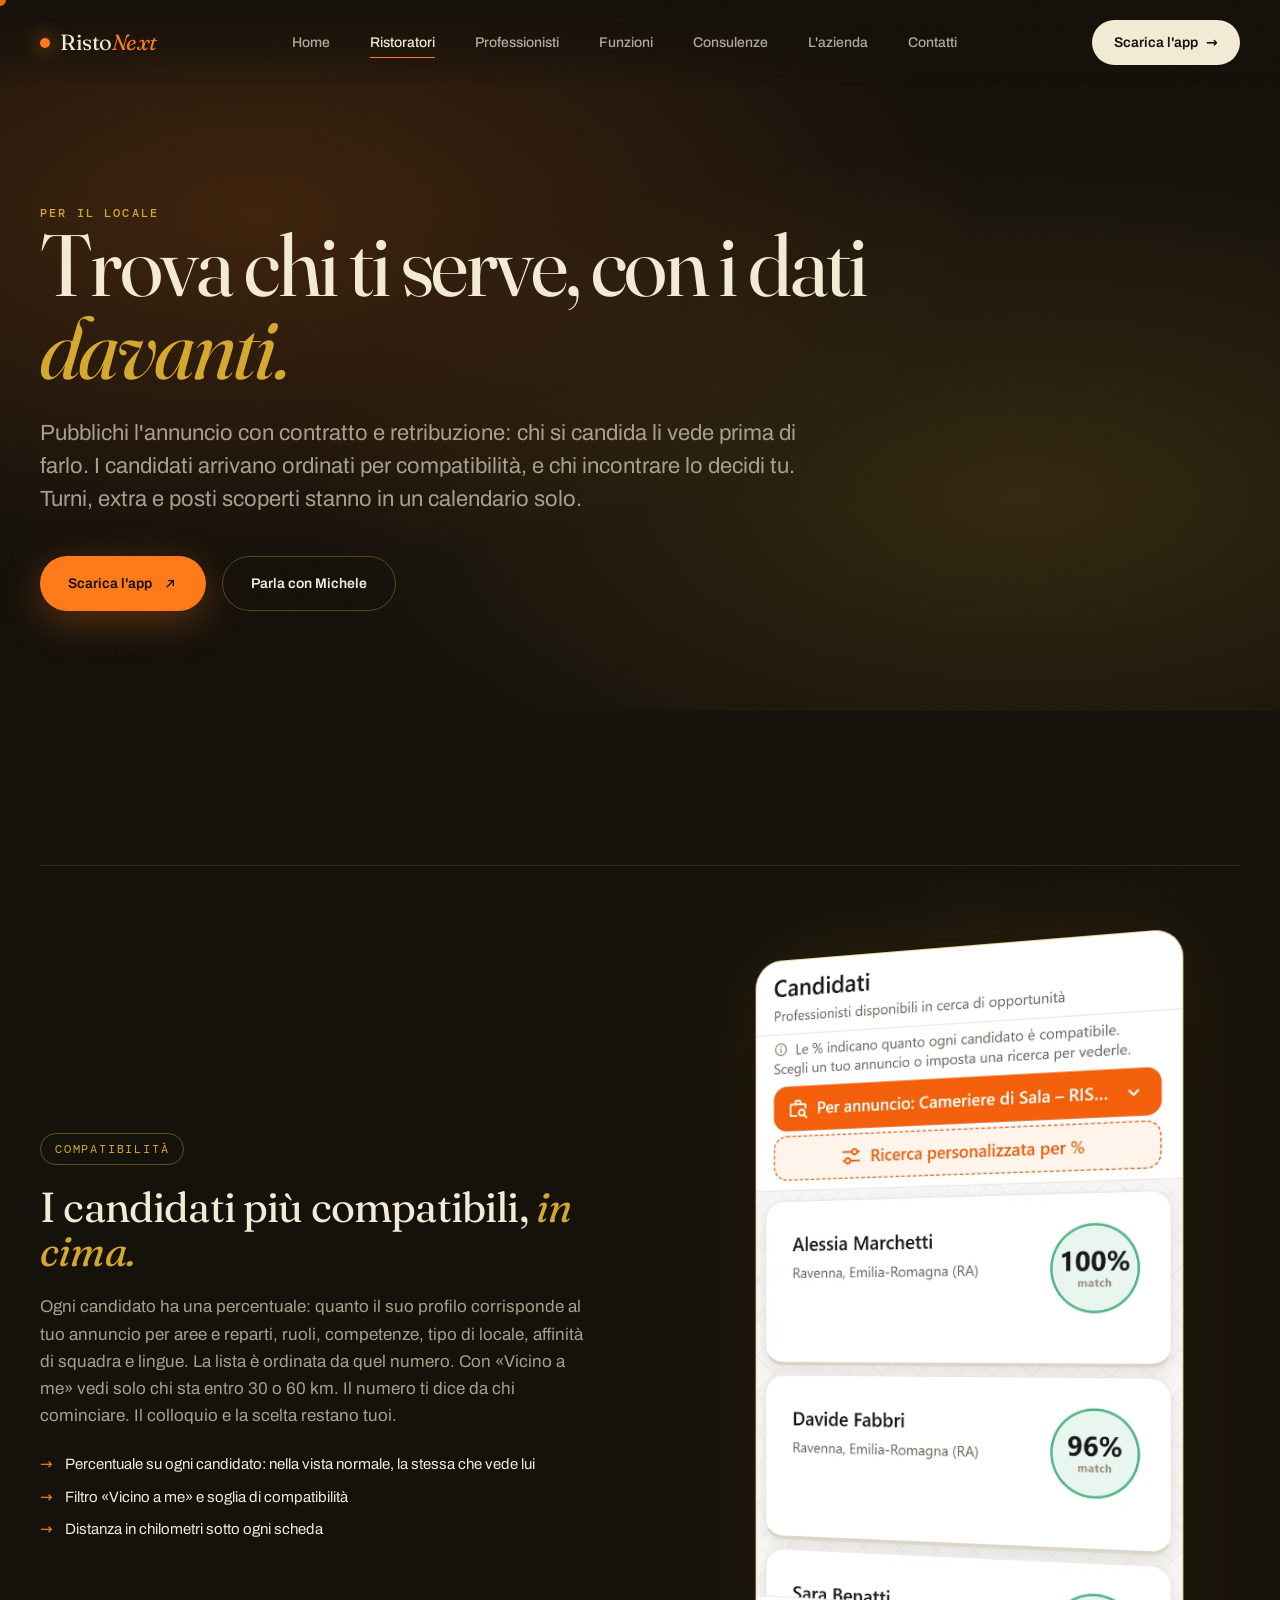
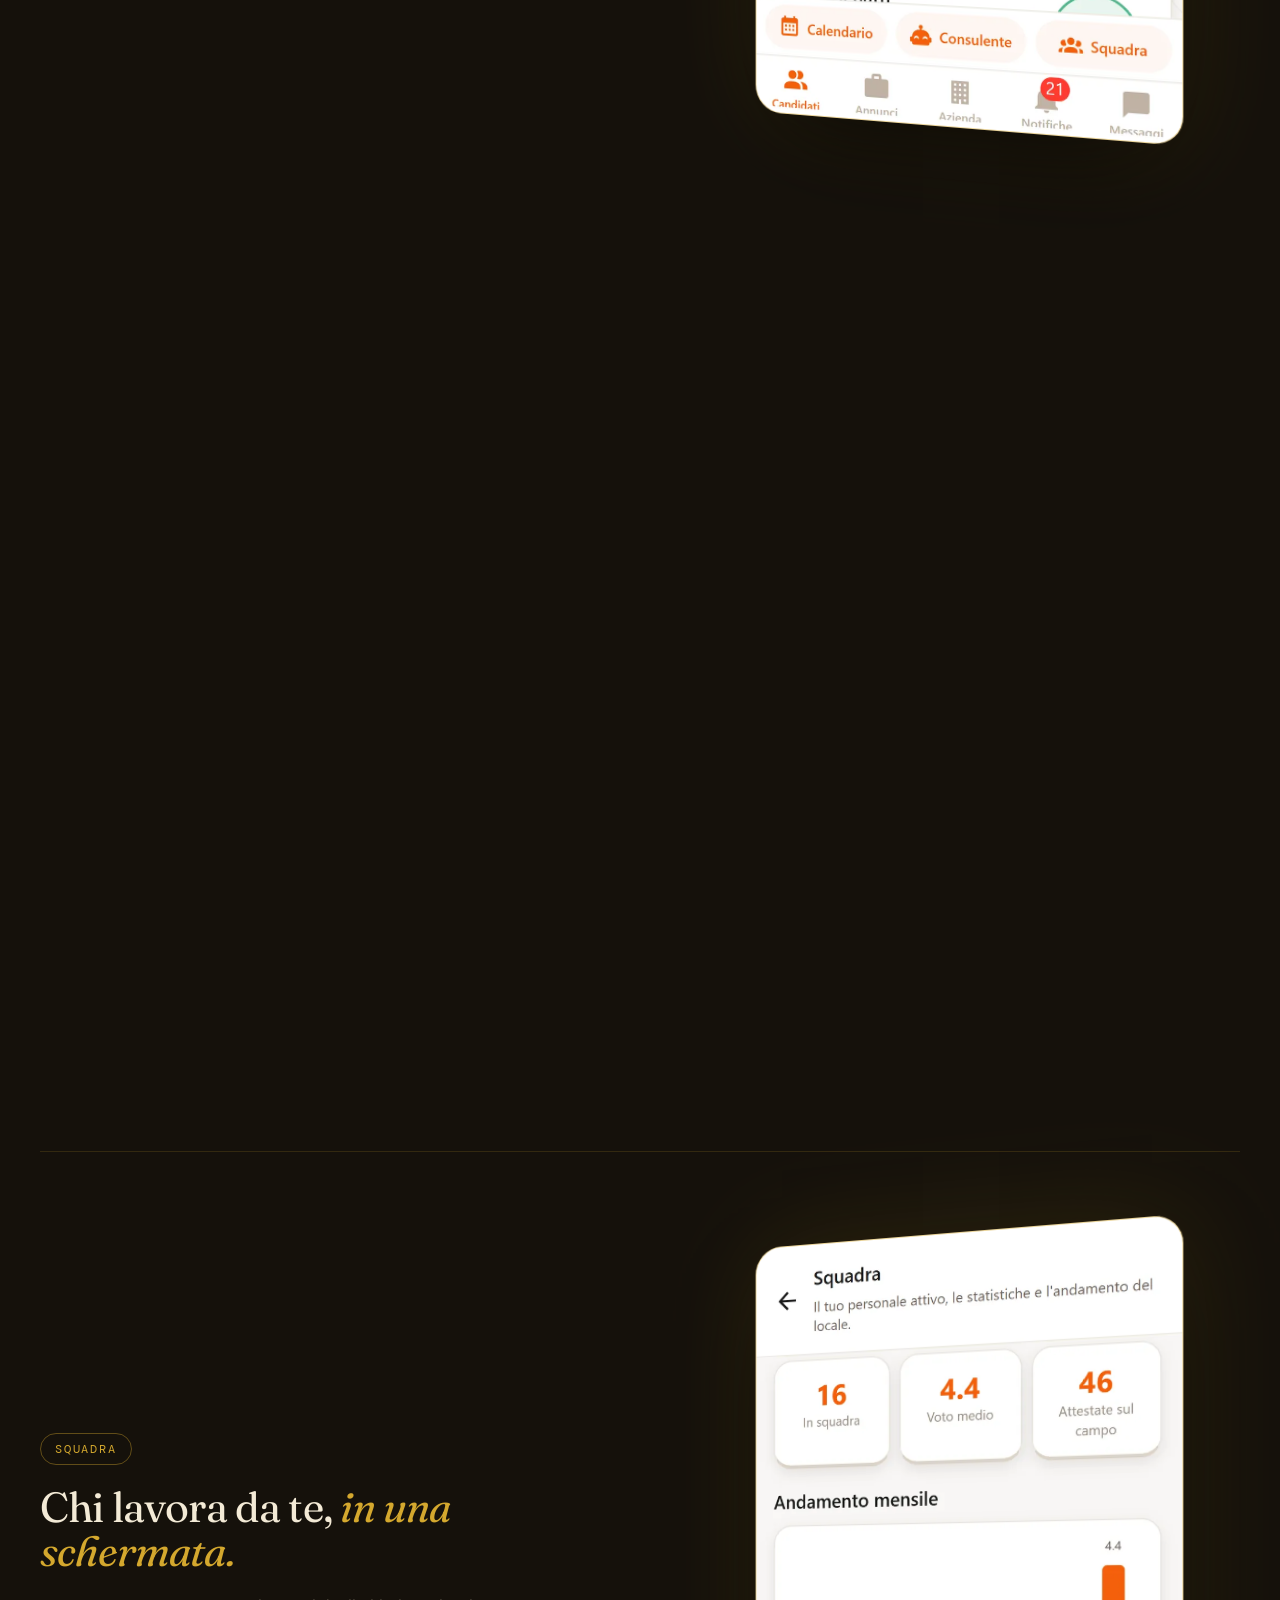
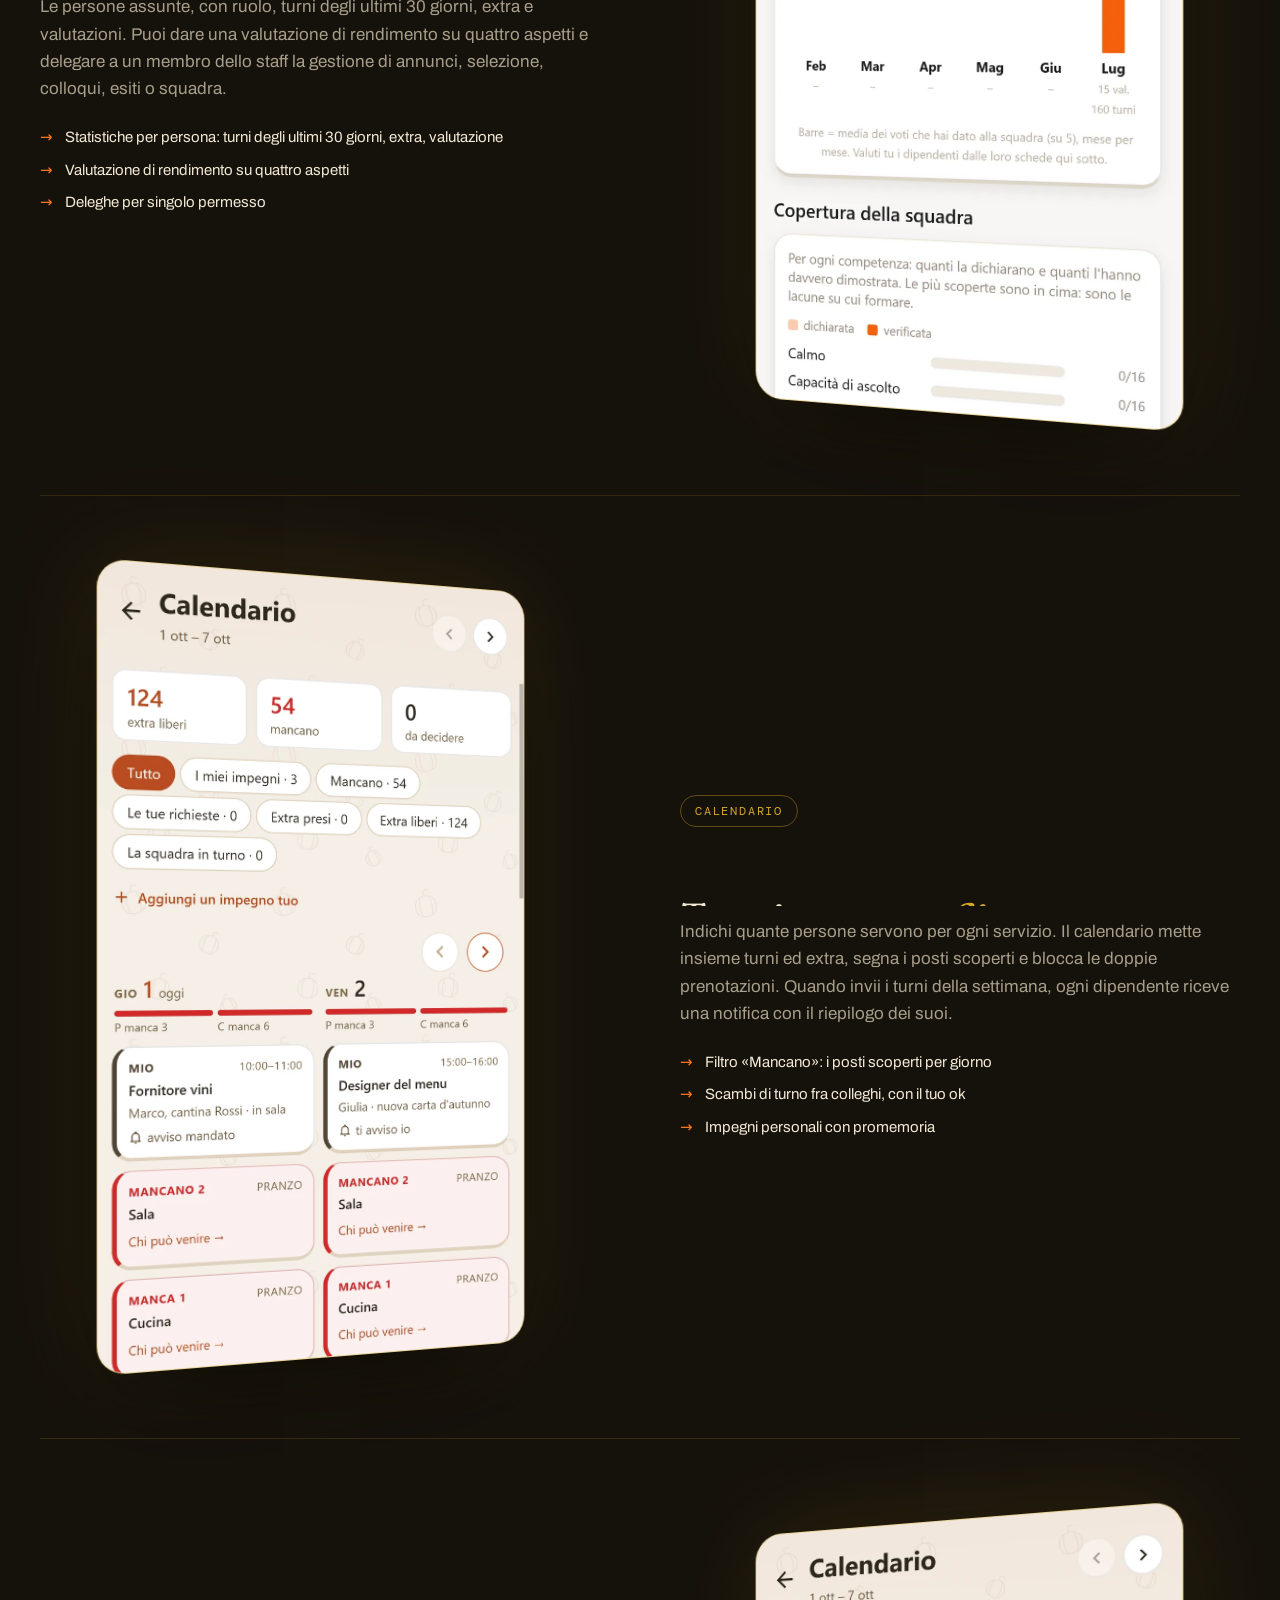
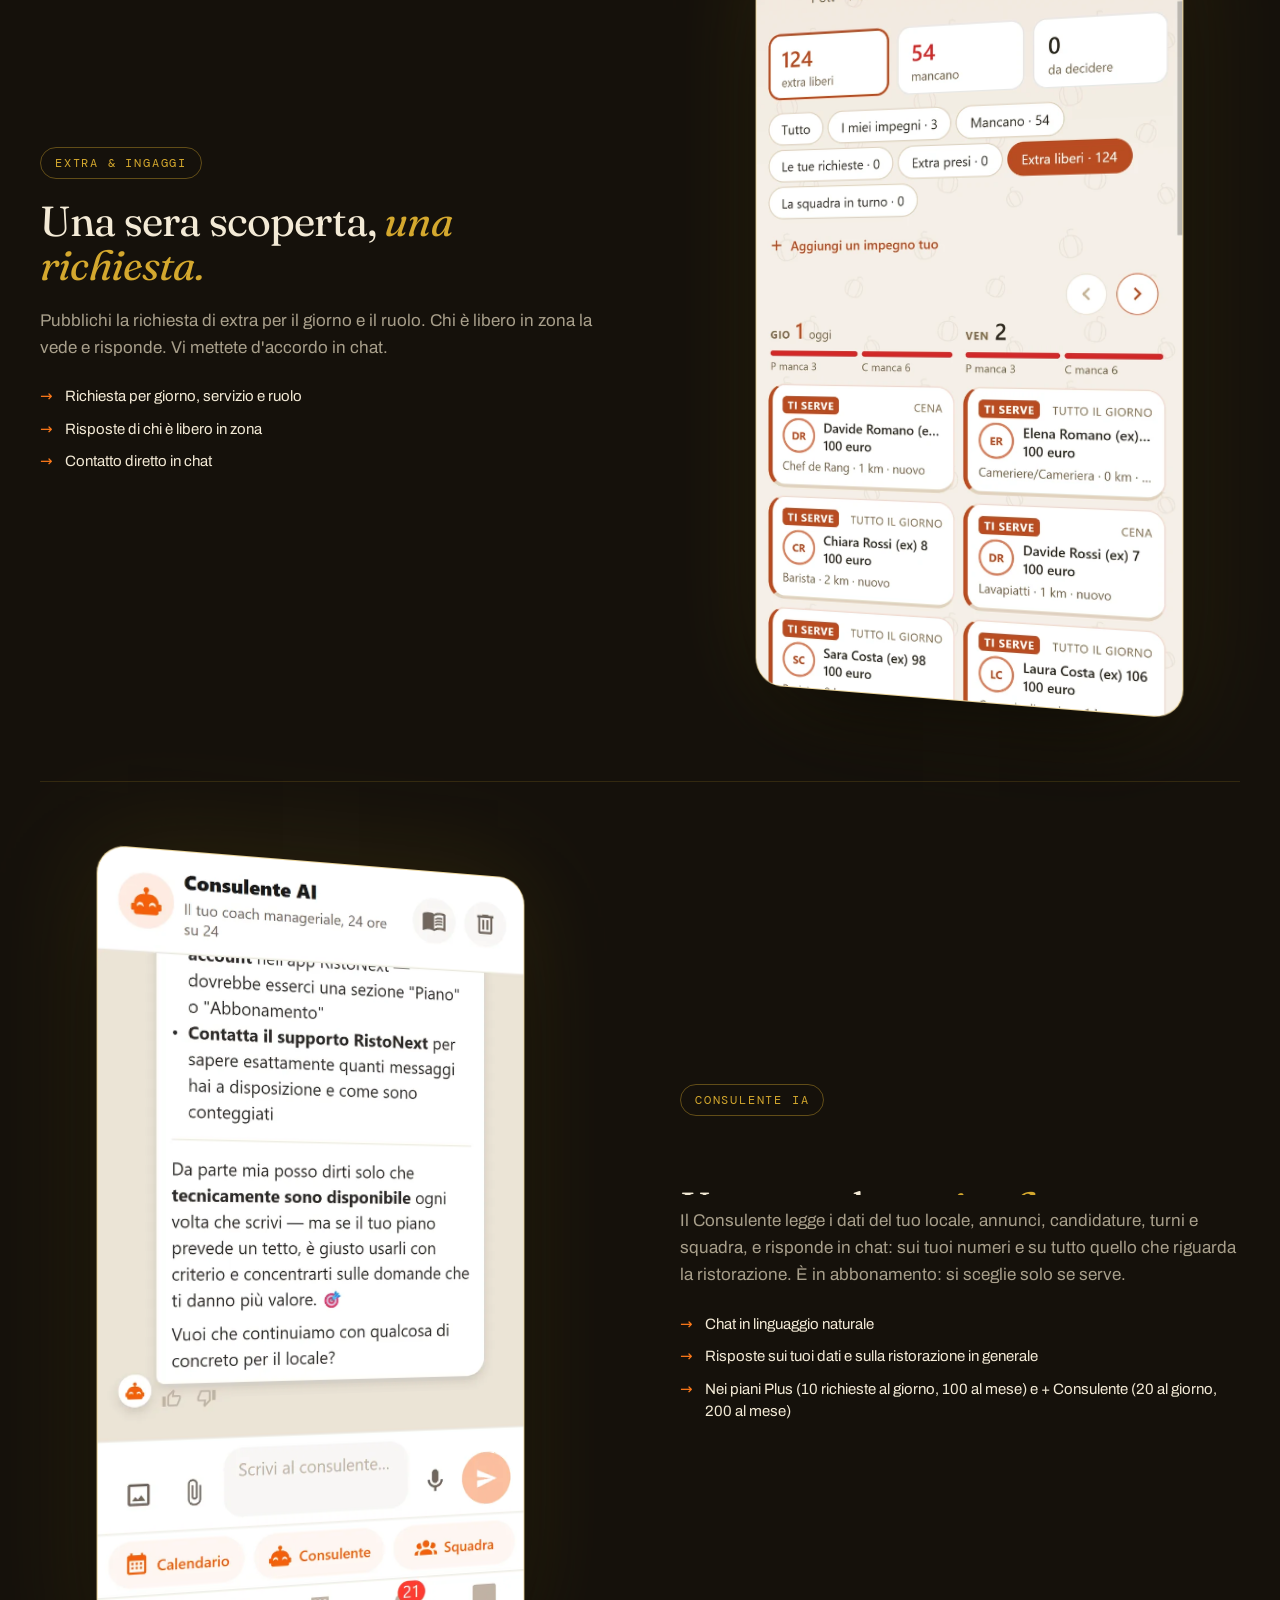
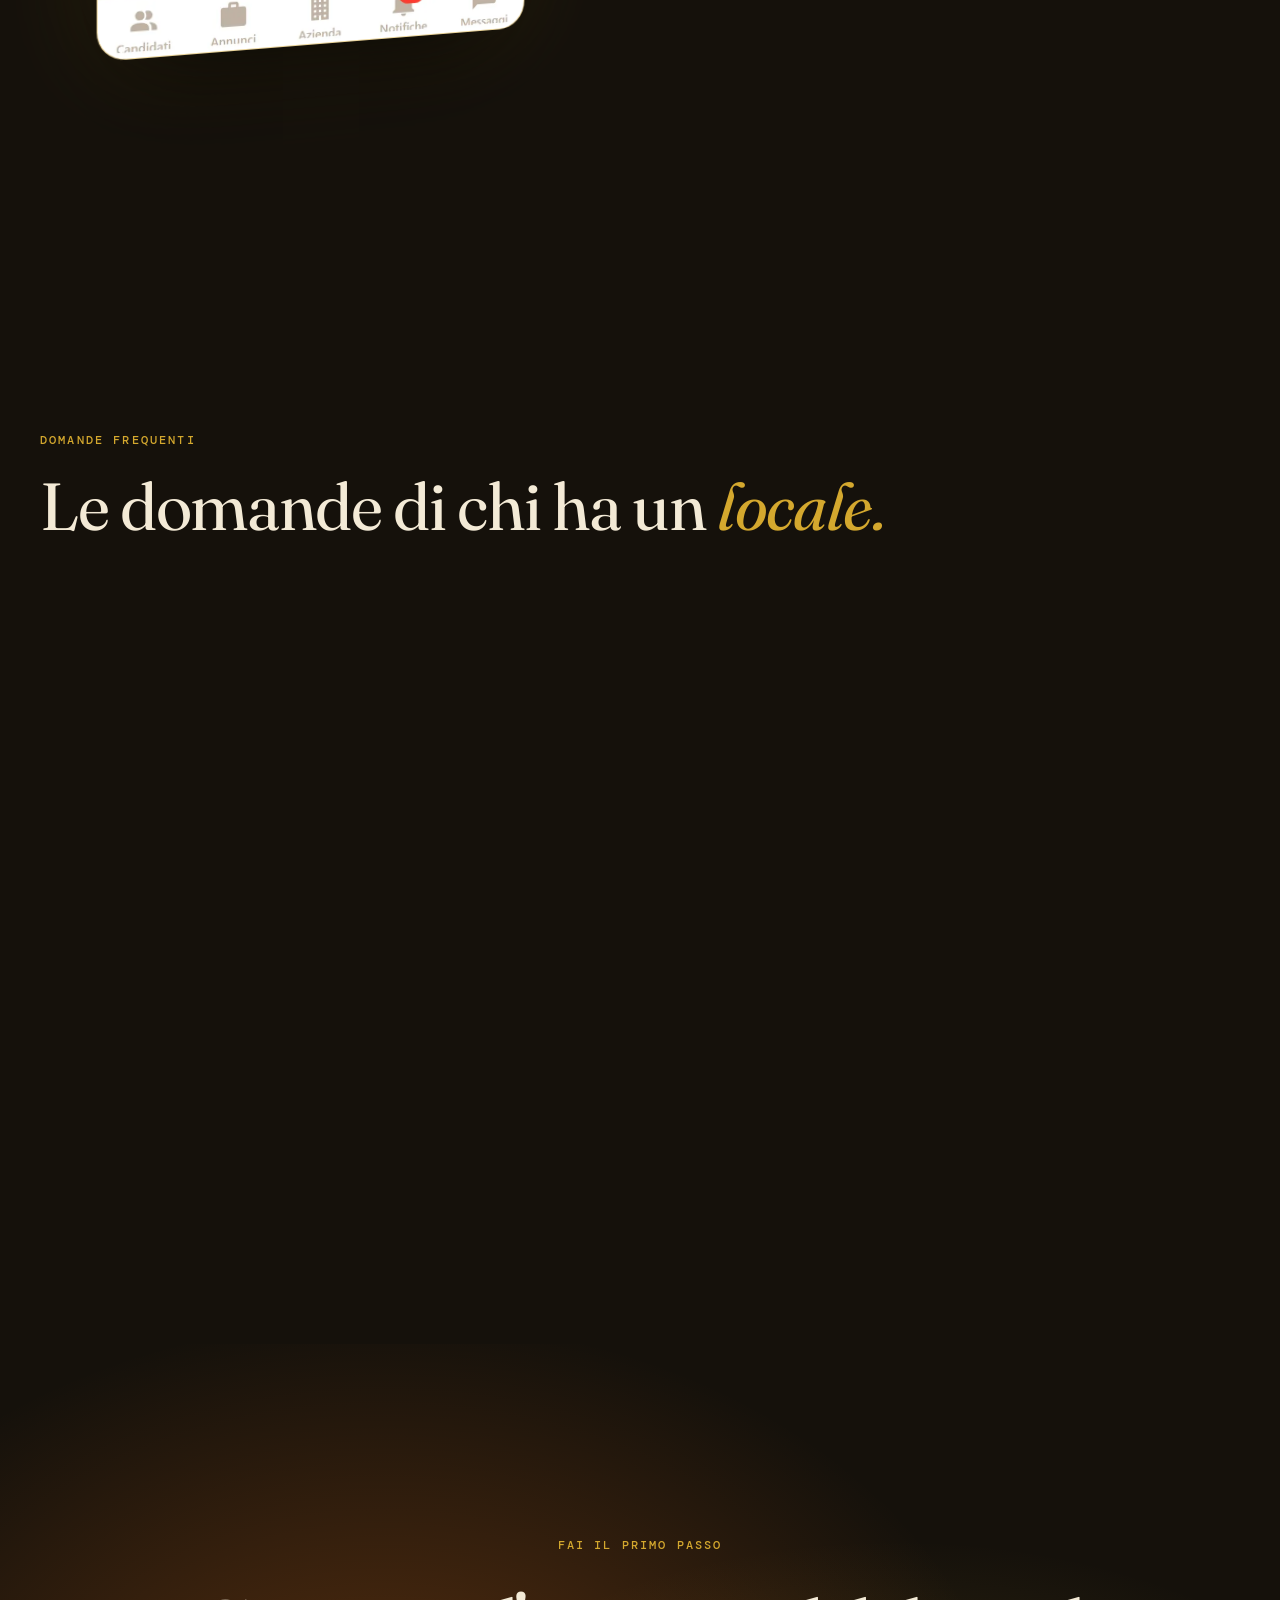
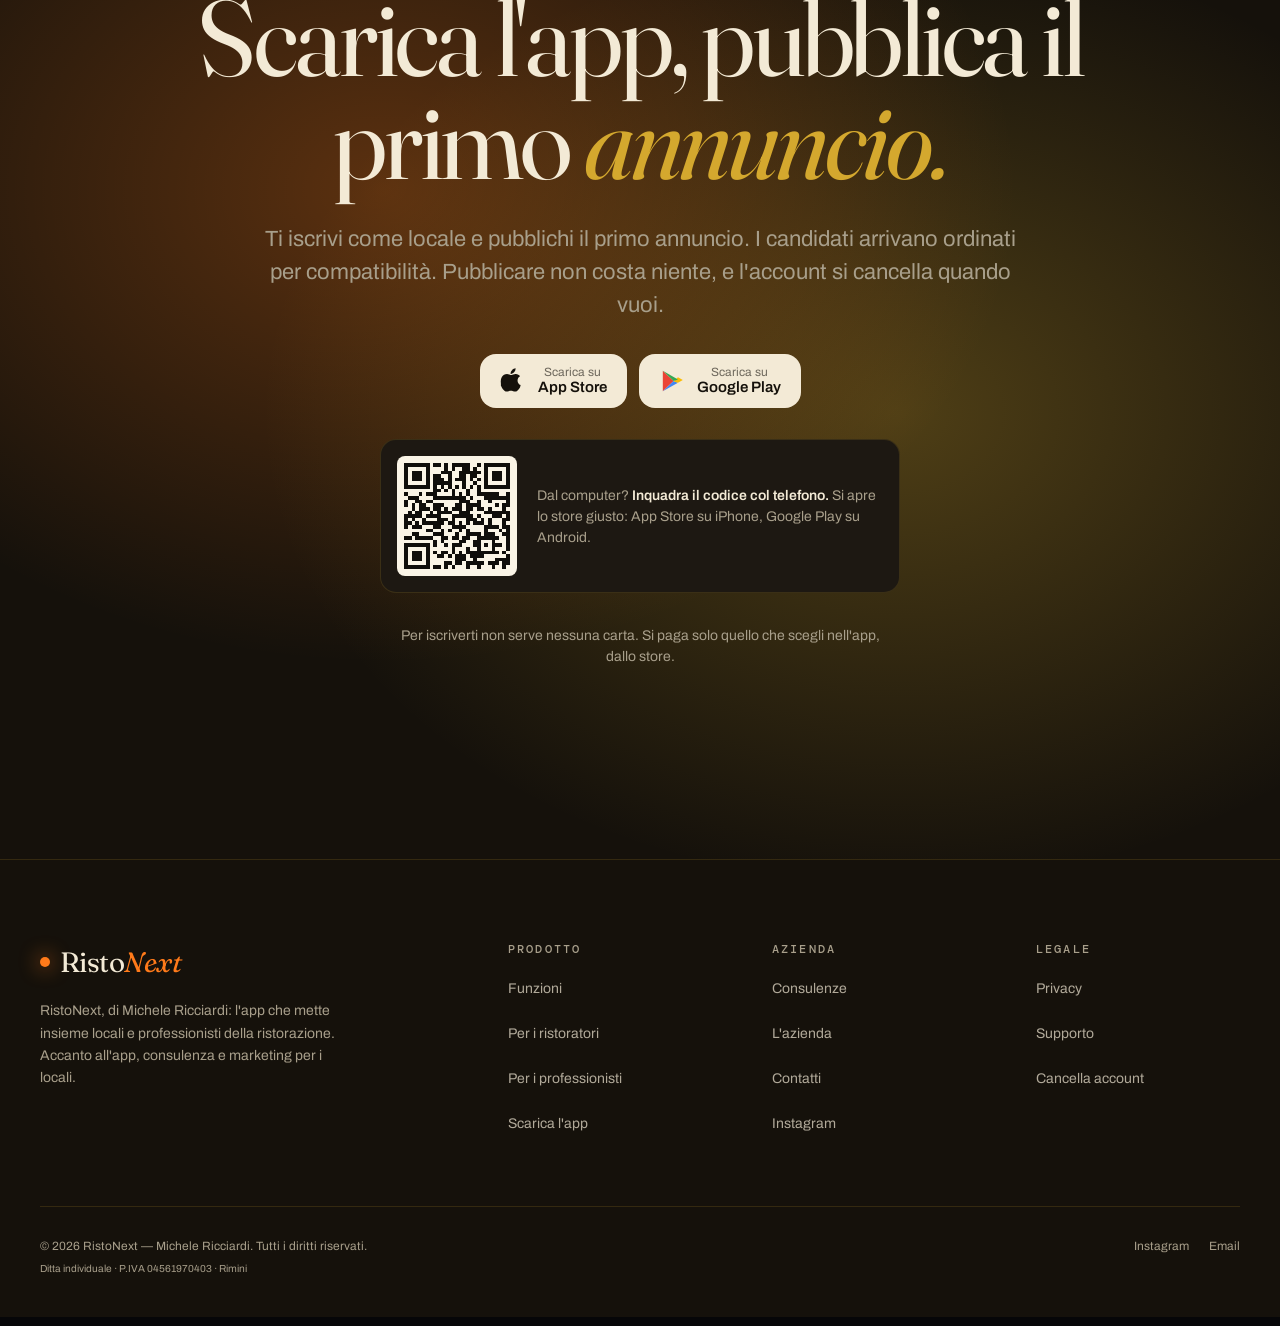
<file: ristoratori.html>
<!DOCTYPE html>
<html lang="it" style="background:#060608;">
<head>
  <meta charset="UTF-8" />
  <meta name="color-scheme" content="dark" />
  <meta name="viewport" content="width=device-width, initial-scale=1" />
  <title>Personale per ristoranti: camerieri e cuochi - RistoNext</title>
  <meta name="description" content="Cerchi camerieri, cuochi, baristi o extra? Pubblichi l'annuncio gratis e i candidati arrivano ordinati per compatibilità. Turni e squadra nella stessa app." />
  <meta name="theme-color" content="#060608" />
  <meta name="apple-itunes-app" content="app-id=6762455597" />
  <link rel="canonical" href="https://ristonext.com/ristoratori.html" />
  <meta property="og:type" content="website" />
  <meta property="og:site_name" content="RistoNext" />
  <meta property="og:locale" content="it_IT" />
  <meta property="og:url" content="https://ristonext.com/ristoratori.html" />
  <meta property="og:title" content="Personale per ristoranti: camerieri e cuochi - RistoNext" />
  <meta property="og:description" content="Cerchi camerieri, cuochi, baristi o extra? Pubblichi l'annuncio gratis e i candidati arrivano ordinati per compatibilità. Turni e squadra nella stessa app." />
  <meta property="og:image" content="https://ristonext.com/assets/img/og.jpg" />
  <meta property="og:image:width" content="1200" />
  <meta property="og:image:height" content="630" />
  <meta property="og:image:alt" content="Logo di RistoNext" />
  <meta name="twitter:card" content="summary_large_image" />
  <link rel="icon" href="favicon.ico" sizes="any" />
  <link rel="icon" href="favicon-48.png" type="image/png" sizes="48x48" />
  <link rel="apple-touch-icon" href="apple-touch-icon.png" />
  <link rel="preload" href="assets/fonts/Archivo-wght.woff2" as="font" type="font/woff2" crossorigin />
  <link rel="preload" href="assets/fonts/Fraunces-wght.woff2" as="font" type="font/woff2" crossorigin />
  <script>/* Giro 3: ?font=vecchio mostra i caratteri di prima; la scelta resta per la sessione. */(function(){var f=null;try{f=new URLSearchParams(location.search).get('font');if(f)sessionStorage.setItem('rn-font',f);f=f||sessionStorage.getItem('rn-font')}catch(e){}if(f==='vecchio')document.documentElement.setAttribute('data-font','vecchio')})();</script>
  <link rel="stylesheet" href="assets/css/main.css?v=20261011" />
  <script defer src="assets/vendor/gsap.min.js"></script>
  <script defer src="assets/vendor/ScrollTrigger.min.js"></script>
  <script type="application/ld+json">
{
  "@context": "https://schema.org",
  "@type": "BreadcrumbList",
  "itemListElement": [
    {
      "@type": "ListItem",
      "position": 1,
      "name": "Home",
      "item": "https://ristonext.com/"
    },
    {
      "@type": "ListItem",
      "position": 2,
      "name": "Ristoratori",
      "item": "https://ristonext.com/ristoratori.html"
    }
  ]
}
  </script>
  <script type="application/ld+json">
{
  "@context": "https://schema.org",
  "@type": "FAQPage",
  "mainEntity": [
    {
      "@type": "Question",
      "name": "Quanto costa pubblicare un annuncio?",
      "acceptedAnswer": {
        "@type": "Answer",
        "text": "Niente. Annunci, candidature, turni, squadra ed extra sono gratis. Per iscriverti non serve nessuna carta. Gli abbonamenti sono facoltativi: Azienda Base, 17,99 € al mese, con 20 test attitudinali al mese da mandare ai candidati; Azienda Plus, 29,99 €, con 50 test, il Consulente IA in chat e i tuoi annunci in cima alle ricerche; Azienda + Consulente, 44,99 €, con tutto della Plus, 100 test e il doppio delle richieste al Consulente. Il prezzo che paghi è quello che ti mostra lo store, prima di qualsiasi acquisto."
      }
    },
    {
      "@type": "Question",
      "name": "Devo scrivere la retribuzione?",
      "acceptedAnswer": {
        "@type": "Answer",
        "text": "Sì. Nel modulo dell'annuncio la retribuzione è un campo obbligatorio: senza, il modulo non pubblica. Chi si candida la legge prima di farlo, insieme al contratto."
      }
    },
    {
      "@type": "Question",
      "name": "Chi decide chi assumere?",
      "acceptedAnswer": {
        "@type": "Answer",
        "text": "Tu. L'app ordina i candidati per compatibilità e vi mette in contatto in chat. Il colloquio, la prova e la scelta restano tuoi."
      }
    },
    {
      "@type": "Question",
      "name": "Nella mia zona c'è qualcuno?",
      "acceptedAnswer": {
        "@type": "Answer",
        "text": "Dipende dalla zona, e un numero che non posso dimostrare non te lo scrivo. L'app è nuova: in alcune zone i profili sono ancora pochi. L'annuncio non costa niente e resta lì per chi arriva dopo. Con «Vicino a me» vedi solo chi sta entro 30 o 60 km."
      }
    }
  ]
}
  </script>
</head>
<body data-page="ristoratori">

  <div class="aurora" aria-hidden="true">
    <div class="aurora__blob aurora__blob--1"></div>
    <div class="aurora__blob aurora__blob--2"></div>
    <div class="aurora__blob aurora__blob--3"></div>
  </div>
  <div class="noise" aria-hidden="true"></div>
  <div class="cursor" aria-hidden="true"></div>

  <nav class="nav">
    <a href="/" class="nav__logo">Risto<em>Next</em></a>
    <ul class="nav__menu">
      <li><a href="/">Home</a></li>
      <li><a href="ristoratori.html" class="active">Ristoratori</a></li>
      <li><a href="professionisti.html">Professionisti</a></li>
      <li><a href="funzioni.html">Funzioni</a></li>
      <li><a href="consulenze.html">Consulenze</a></li>
      <li><a href="chi-siamo.html">L'azienda</a></li>
      <li><a href="contatti.html">Contatti</a></li>
    </ul>
    <a href="#download" class="nav__cta" data-cta="store-auto" data-pos="nav">Scarica l'app <span aria-hidden="true">→</span></a>
    <button class="nav__burger" type="button" aria-label="Menu" aria-expanded="false" aria-controls="menu-mobile"><span></span><span></span><span></span></button>
  </nav>
  <div class="nav__mobile" id="menu-mobile" role="dialog" aria-label="Menu">
    <a href="/">Home</a>
    <a href="ristoratori.html">Ristoratori</a>
    <a href="professionisti.html">Professionisti</a>
    <a href="funzioni.html">Funzioni</a>
    <a href="consulenze.html">Consulenze</a>
    <a href="chi-siamo.html">L'azienda</a>
    <a href="contatti.html">Contatti</a>
  </div>

  <!-- PAGE HERO ======================================== -->
  <section class="page-hero">
    <div class="page-hero__bg" aria-hidden="true"></div>
    <div class="container">
      <div class="page-hero__inner reveal">
        <span class="eyebrow">Per il locale</span>
        <h1 class="split">Trova chi ti serve, con i dati <em>davanti.</em></h1>
        <p class="lead word-reveal">Pubblichi l'annuncio con contratto e retribuzione: chi si candida li vede prima di farlo. I candidati arrivano ordinati per compatibilità, e chi incontrare lo decidi tu. Turni, extra e posti scoperti stanno in un calendario solo.</p>
        <div class="actions">
          <a href="#download" class="btn btn--primary" data-cta="store-auto" data-pos="hero">Scarica l'app <svg class="btn__arrow" viewBox="0 0 24 24" fill="none" stroke="currentColor" stroke-width="2"><path d="M7 17L17 7M9 7h8v8"/></svg></a>
          <a href="contatti.html" class="btn btn--ghost" data-cta="contatto" data-pos="hero">Parla con Michele</a>
        </div>
      </div>
    </div>
  </section>

  <!-- FEATURE ROWS ===================================== -->
  <section>
    <div class="container">

      <div class="feat-row reveal">
        <div>
          <span class="feat-row__eyebrow">Compatibilità</span>
          <h2 class="feat-row__title split">I candidati più compatibili, <em>in cima.</em></h2>
          <p class="feat-row__desc">Ogni candidato ha una percentuale: quanto il suo profilo corrisponde al tuo annuncio per aree e reparti, ruoli, competenze, tipo di locale, affinità di squadra e lingue. La lista è ordinata da quel numero. Con «Vicino a me» vedi solo chi sta entro 30 o 60 km. Il numero ti dice da chi cominciare. Il colloquio e la scelta restano tuoi.</p>
          <ul class="feat-row__list">
            <li>Percentuale su ogni candidato: nella vista normale, la stessa che vede lui</li>
            <li>Filtro «Vicino a me» e soglia di compatibilità</li>
            <li>Distanza in chilometri sotto ogni scheda</li>
          </ul>
        </div>
        <div class="feat-row__media"><img src="assets/img/match-ia.webp" width="760" height="1351" alt="Elenco candidati con la compatibilità in percentuale" loading="lazy" /></div>
      </div>

      <div class="feat-row reveal">
        <div>
          <span class="feat-row__eyebrow">Annunci</span>
          <h2 class="feat-row__title split">Ruolo, contratto, <em>retribuzione.</em></h2>
          <p class="feat-row__desc">Titolo, ruolo, regione, tipo di locale, lingue, affinità di squadra, contratto e retribuzione. Nel modulo la retribuzione è obbligatoria: chi si candida la vede prima di farlo. Le candidature arrivano ordinate per compatibilità.</p>
          <ul class="feat-row__list">
            <li>Tipo di locale, lingue e affinità di squadra</li>
            <li>Forma contrattuale e retribuzione</li>
            <li>Notifica a ogni candidatura</li>
          </ul>
        </div>
        <div class="feat-row__media"><img src="assets/img/annuncio-paga.webp" width="760" height="1351" alt="I miei annunci" loading="lazy" /></div>
      </div>

      <div class="feat-row reveal">
        <div>
          <span class="feat-row__eyebrow">Squadra</span>
          <h2 class="feat-row__title split">Chi lavora da te, <em>in una schermata.</em></h2>
          <p class="feat-row__desc">Le persone assunte, con ruolo, turni degli ultimi 30 giorni, extra e valutazioni. Puoi dare una valutazione di rendimento su quattro aspetti e delegare a un membro dello staff la gestione di annunci, selezione, colloqui, esiti o squadra.</p>
          <ul class="feat-row__list">
            <li>Statistiche per persona: turni degli ultimi 30 giorni, extra, valutazione</li>
            <li>Valutazione di rendimento su quattro aspetti</li>
            <li>Deleghe per singolo permesso</li>
          </ul>
        </div>
        <div class="feat-row__media"><img src="assets/img/squadra.webp" width="760" height="1351" alt="Squadra del locale" loading="lazy" /></div>
      </div>

      <div class="feat-row reveal">
        <div>
          <span class="feat-row__eyebrow">Calendario</span>
          <h2 class="feat-row__title split">Turni, extra e <em>chi manca.</em></h2>
          <p class="feat-row__desc">Indichi quante persone servono per ogni servizio. Il calendario mette insieme turni ed extra, segna i posti scoperti e blocca le doppie prenotazioni. Quando invii i turni della settimana, ogni dipendente riceve una notifica con il riepilogo dei suoi.</p>
          <ul class="feat-row__list">
            <li>Filtro «Mancano»: i posti scoperti per giorno</li>
            <li>Scambi di turno fra colleghi, con il tuo ok</li>
            <li>Impegni personali con promemoria</li>
          </ul>
        </div>
        <div class="feat-row__media"><img src="assets/img/calendario-locale.webp" width="760" height="1351" alt="Calendario del locale con turni ed extra" loading="lazy" /></div>
      </div>

      <div class="feat-row reveal">
        <div>
          <span class="feat-row__eyebrow">Extra & Ingaggi</span>
          <h2 class="feat-row__title split">Una sera scoperta, <em>una richiesta.</em></h2>
          <p class="feat-row__desc">Pubblichi la richiesta di extra per il giorno e il ruolo. Chi è libero in zona la vede e risponde. Vi mettete d'accordo in chat.</p>
          <ul class="feat-row__list">
            <li>Richiesta per giorno, servizio e ruolo</li>
            <li>Risposte di chi è libero in zona</li>
            <li>Contatto diretto in chat</li>
          </ul>
        </div>
        <div class="feat-row__media"><img src="assets/img/extra-liberi.webp" width="760" height="1351" alt="Calendario con il filtro degli extra liberi" loading="lazy" /></div>
      </div>

      <div class="feat-row reveal">
        <div>
          <span class="feat-row__eyebrow">Consulente IA</span>
          <h2 class="feat-row__title split">Un consulente <em>in chat.</em></h2>
          <p class="feat-row__desc">Il Consulente legge i dati del tuo locale, annunci, candidature, turni e squadra, e risponde in chat: sui tuoi numeri e su tutto quello che riguarda la ristorazione. È in abbonamento: si sceglie solo se serve.</p>
          <ul class="feat-row__list">
            <li>Chat in linguaggio naturale</li>
            <li>Risposte sui tuoi dati e sulla ristorazione in generale</li>
            <li>Nei piani Plus (10 richieste al giorno, 100 al mese) e + Consulente (20 al giorno, 200 al mese)</li>
          </ul>
        </div>
        <div class="feat-row__media"><img src="assets/img/consulente-ia.webp" width="760" height="1351" alt="Consulente IA" loading="lazy" /></div>
      </div>

    </div>
  </section>

  <!-- DOMANDE (giro 3): le obiezioni di questo pubblico, prima dei bottoni. Testi dalle FAQ della home, gia' verificati sul codice. -->
  <section id="domande">
    <div class="container">
      <div class="sec-head reveal">
        <span class="eyebrow">Domande frequenti</span>
        <h2 class="h-section split">Le domande di chi ha un <em>locale.</em></h2>
      </div>
      <div class="faq reveal">
        <details class="faq__item">
          <summary class="faq__q">Quanto costa pubblicare un annuncio?</summary>
          <p class="faq__a">Niente. Annunci, candidature, turni, squadra ed extra sono gratis. Per iscriverti non serve nessuna carta. Gli abbonamenti sono facoltativi: Azienda Base, 17,99 € al mese, con 20 test attitudinali al mese da mandare ai candidati; Azienda Plus, 29,99 €, con 50 test, il Consulente IA in chat e i tuoi annunci in cima alle ricerche; Azienda + Consulente, 44,99 €, con tutto della Plus, 100 test e il doppio delle richieste al Consulente. Il prezzo che paghi è quello che ti mostra lo store, prima di qualsiasi acquisto.</p>
        </details>
        <details class="faq__item">
          <summary class="faq__q">Devo scrivere la retribuzione?</summary>
          <p class="faq__a">Sì. Nel modulo dell'annuncio la retribuzione è un campo obbligatorio: senza, il modulo non pubblica. Chi si candida la legge prima di farlo, insieme al contratto.</p>
        </details>
        <details class="faq__item">
          <summary class="faq__q">Chi decide chi assumere?</summary>
          <p class="faq__a">Tu. L'app ordina i candidati per compatibilità e vi mette in contatto in chat. Il colloquio, la prova e la scelta restano tuoi.</p>
        </details>
        <details class="faq__item">
          <summary class="faq__q">Nella mia zona c'è qualcuno?</summary>
          <p class="faq__a">Dipende dalla zona, e un numero che non posso dimostrare non te lo scrivo. L'app è nuova: in alcune zone i profili sono ancora pochi. L'annuncio non costa niente e resta lì per chi arriva dopo. Con «Vicino a me» vedi solo chi sta entro 30 o 60 km.</p>
        </details>
      </div>
      <nav class="read-also reveal" aria-label="Leggi anche">
        <span class="read-also__label">Leggi anche</span>
        <a href="funzioni.html" data-cta="funzioni" data-pos="read-also">Tutte le funzioni, una per una</a>
        <a href="professionisti.html" data-cta="path-lavoro" data-pos="read-also">Cerchi lavoro? La pagina per il professionista</a>
        <a href="chi-siamo.html" data-cta="azienda" data-pos="read-also">Chi c'è dietro: l'azienda</a>
      </nav>
    </div>
  </section>

  <!-- CTA ============================================== -->
  <section id="download" class="cta-final">
    <div class="cta-final__bg" aria-hidden="true"></div>
    <div class="container cta-final__inner reveal">
      <span class="eyebrow">Fai il primo passo</span>
      <h2 class="h-display">Scarica l'app, pubblica il primo <em>annuncio.</em></h2>
      <p class="lead">Ti iscrivi come locale e pubblichi il primo annuncio. I candidati arrivano ordinati per compatibilità. Pubblicare non costa niente, e l'account si cancella quando vuoi.</p>
      <div class="store-badges">
        <a href="https://apps.apple.com/it/app/ristonext/id6762455597?ct=sito-ristoratori&amp;mt=8" target="_blank" rel="noopener" class="store-badge" data-cta="store-apple" data-pos="final" aria-label="Scarica RistoNext su App Store (si apre in una nuova scheda)">
          <svg class="store-badge__icon" viewBox="0 0 24 24" fill="currentColor"><path d="M18.7 17.3c-.3.7-.7 1.4-1.2 2-.6.8-1.1 1.4-1.5 1.7-.6.5-1.3.8-2 .8-.5 0-1.1-.1-1.9-.4-.7-.3-1.4-.4-2-.4-.7 0-1.4.1-2.1.4-.7.3-1.3.4-1.8.4-.7 0-1.4-.3-2.1-.8-.4-.3-.9-.9-1.6-1.7-.7-.9-1.2-2-1.7-3.2C1 15 .7 13.6.7 12.3c0-1.5.3-2.8 1-3.9.5-.9 1.2-1.6 2-2.1.9-.5 1.8-.8 2.8-.8.5 0 1.2.2 2.1.5.9.3 1.4.5 1.7.5.2 0 .8-.2 1.9-.5.9-.3 1.7-.5 2.4-.4 1.7.1 3 .8 3.9 2.1-1.5.9-2.3 2.2-2.3 3.9 0 1.3.5 2.4 1.4 3.3.4.4.9.7 1.5.9-.1.4-.2.7-.4 1.1zm-4.3-16.6c0 1.1-.4 2.1-1.2 3.1-1 1.1-2.1 1.8-3.4 1.7 0-.1 0-.3 0-.4 0-1.1.4-2.2 1.3-3.1.4-.5.9-.9 1.6-1.2.6-.3 1.2-.4 1.7-.5 0 .2 0 .3 0 .4z"/></svg>
          <span class="store-badge__text"><span class="store-badge__small">Scarica su</span><span class="store-badge__big">App Store</span></span>
        </a>
        <a href="https://play.google.com/store/apps/details?id=dev.a0.apps.ristonext493&amp;referrer=utm_source%3Dsito%26utm_medium%3Dristoratori" target="_blank" rel="noopener" class="store-badge" data-cta="store-play" data-pos="final" aria-label="Scarica RistoNext su Google Play (si apre in una nuova scheda)">
          <svg class="store-badge__icon" viewBox="0 0 24 24"><path fill="#EA4335" d="M3 2.5v19l10-9.5z" transform="translate(0.5,0)"/><path fill="#4285F4" d="M13 12L3 21.5l14-8z" transform="translate(0.5,0)"/><path fill="#FBBC04" d="M17 13.5l4.5-2.5-4.5-2.5-4 4z" transform="translate(0.5,0)"/><path fill="#34A853" d="M13 12L3 2.5l14 8z" transform="translate(0.5,0)"/></svg>
          <span class="store-badge__text"><span class="store-badge__small">Scarica su</span><span class="store-badge__big">Google Play</span></span>
        </a>
      </div>
      <!-- Giro 3: chi legge dal computer non puo' installare. Il QR porta a ristonext.com/?da=qr: sul telefono il JS apre lo store giusto. Nascosto sui telefoni. -->
      <figure class="qr">
        <img src="assets/img/qr-scarica.svg" width="120" height="120" alt="Codice QR: inquadralo col telefono per scaricare RistoNext" loading="lazy" decoding="async" />
        <figcaption>Dal computer? <strong>Inquadra il codice col telefono.</strong> Si apre lo store giusto: App Store su iPhone, Google Play su Android.</figcaption>
      </figure>
      <p class="store-note">Per iscriverti non serve nessuna carta. Si paga solo quello che scegli nell'app, dallo store.</p>
    </div>
  </section>

  <!-- FOOTER =========================================== -->
  <footer class="footer">
    <div class="container">
      <div class="footer__grid">
        <div class="footer__brand">
          <div class="nav__logo">Risto<em>Next</em></div>
          <p>RistoNext, di Michele Ricciardi: l'app che mette insieme locali e professionisti della ristorazione. Accanto all'app, consulenza e marketing per i locali.</p>
        </div>
        <div class="footer__col">
          <h2 class="footer__title">Prodotto</h2>
          <ul>
            <li><a href="funzioni.html">Funzioni</a></li>
            <li><a href="ristoratori.html">Per i ristoratori</a></li>
            <li><a href="professionisti.html">Per i professionisti</a></li>
            <li><a href="#download" data-cta="store-auto" data-pos="footer">Scarica l'app</a></li>
          </ul>
        </div>
        <div class="footer__col">
          <h2 class="footer__title">Azienda</h2>
          <ul>
            <li><a href="consulenze.html">Consulenze</a></li>
            <li><a href="chi-siamo.html">L'azienda</a></li>
            <li><a href="contatti.html">Contatti</a></li>
            <li><a href="https://www.instagram.com/ristonext/" target="_blank" rel="noopener">Instagram</a></li>
          </ul>
        </div>
        <div class="footer__col">
          <h2 class="footer__title">Legale</h2>
          <ul>
            <li><a href="https://ricciardi96-netizen.github.io/ristonext-legal/privacy.html" target="_blank" rel="noopener">Privacy</a></li>
            <li><a href="https://ricciardi96-netizen.github.io/ristonext-legal/support.html" target="_blank" rel="noopener">Supporto</a></li>
            <li><a href="https://ricciardi96-netizen.github.io/ristonext-legal/account-deletion.html" target="_blank" rel="noopener">Cancella account</a></li>
          </ul>
        </div>
      </div>
      <div class="footer__bottom">
        <div>© 2026 RistoNext — Michele Ricciardi. Tutti i diritti riservati. <span class="footer__piva">Ditta individuale · P.IVA 04561970403 · Rimini</span></div>
        <div class="footer__social">
          <a href="https://www.instagram.com/ristonext/" target="_blank" rel="noopener">Instagram</a>
          <a href="mailto:info@ristonext.com">Email</a>
        </div>
      </div>
    </div>
  </footer>

  <!-- Giro 3: bottone fisso in basso, solo telefono. Compare quando l'apertura esce dallo schermo,
       sparisce vicino ai badge degli store e al piede. Il JS lo punta allo store del telefono. -->
  <div class="sticky-cta" hidden>
    <a href="#download" class="sticky-cta__btn" data-cta="store-auto" data-pos="sticky">
      <span class="sticky-cta__main">Scarica gratis</span>
      <span class="sticky-cta__sub">App Store e Google Play</span>
    </a>
    <button type="button" class="sticky-cta__close" aria-label="Nascondi il bottone Scarica">
      <svg viewBox="0 0 24 24" width="16" height="16" fill="none" stroke="currentColor" stroke-width="2" aria-hidden="true"><path d="M6 6l12 12M18 6L6 18"/></svg>
    </button>
  </div>

  <script type="module" src="assets/js/main.js?v=20261010"></script>
  <!-- Cloudflare Web Analytics: qui, subito prima della chiusura del body, va lo snippet che Michele copia dalla dashboard
       Cloudflare (Analytics & Logs > Web Analytics > Add a site > ristonext.com). Il token non si inventa. -->
</body>
</html>
</file>
<file: assets/css/main.css>
/* ============================================
   RistoNext — sito ufficiale
   ============================================ */

/* Caratteri ospitati in locale (05/10 sera, TECNICA 5): stessi file woff2
   che serve Google Fonts, sottoinsieme latino. Licenza OFL. */
@font-face {
  font-family: 'Instrument Serif';
  font-style: italic;
  font-weight: 400;
  font-display: swap;
  src: url(../fonts/InstrumentSerif-italic-jizHRFtN.woff2) format('woff2');
  unicode-range: U+0000-00FF, U+0131, U+0152-0153, U+02BB-02BC, U+02C6, U+02DA, U+02DC, U+0304, U+0308, U+0329, U+2000-206F, U+20AC, U+2122, U+2191, U+2193, U+2212, U+2215, U+FEFF, U+FFFD;
}
@font-face {
  font-family: 'Instrument Serif';
  font-style: normal;
  font-weight: 400;
  font-display: swap;
  src: url(../fonts/InstrumentSerif-normal-jizBRFtN.woff2) format('woff2');
  unicode-range: U+0000-00FF, U+0131, U+0152-0153, U+02BB-02BC, U+02C6, U+02DA, U+02DC, U+0304, U+0308, U+0329, U+2000-206F, U+20AC, U+2122, U+2191, U+2193, U+2212, U+2215, U+FEFF, U+FFFD;
}
@font-face {
  font-family: 'Inter';
  font-style: normal;
  font-weight: 400;
  font-display: swap;
  src: url(../fonts/Inter-normal-UcC73Fwr.woff2) format('woff2');
  unicode-range: U+0000-00FF, U+0131, U+0152-0153, U+02BB-02BC, U+02C6, U+02DA, U+02DC, U+0304, U+0308, U+0329, U+2000-206F, U+20AC, U+2122, U+2191, U+2193, U+2212, U+2215, U+FEFF, U+FFFD;
}
@font-face {
  font-family: 'Inter';
  font-style: normal;
  font-weight: 500;
  font-display: swap;
  src: url(../fonts/Inter-normal-UcC73Fwr.woff2) format('woff2');
  unicode-range: U+0000-00FF, U+0131, U+0152-0153, U+02BB-02BC, U+02C6, U+02DA, U+02DC, U+0304, U+0308, U+0329, U+2000-206F, U+20AC, U+2122, U+2191, U+2193, U+2212, U+2215, U+FEFF, U+FFFD;
}
@font-face {
  font-family: 'Inter';
  font-style: normal;
  font-weight: 600;
  font-display: swap;
  src: url(../fonts/Inter-normal-UcC73Fwr.woff2) format('woff2');
  unicode-range: U+0000-00FF, U+0131, U+0152-0153, U+02BB-02BC, U+02C6, U+02DA, U+02DC, U+0304, U+0308, U+0329, U+2000-206F, U+20AC, U+2122, U+2191, U+2193, U+2212, U+2215, U+FEFF, U+FFFD;
}
@font-face {
  font-family: 'Inter';
  font-style: normal;
  font-weight: 700;
  font-display: swap;
  src: url(../fonts/Inter-normal-UcC73Fwr.woff2) format('woff2');
  unicode-range: U+0000-00FF, U+0131, U+0152-0153, U+02BB-02BC, U+02C6, U+02DA, U+02DC, U+0304, U+0308, U+0329, U+2000-206F, U+20AC, U+2122, U+2191, U+2193, U+2212, U+2215, U+FEFF, U+FFFD;
}
@font-face {
  font-family: 'JetBrains Mono';
  font-style: normal;
  font-weight: 400;
  font-display: swap;
  src: url(../fonts/JetBrainsMono-normal-tDbv2o-f.woff2) format('woff2');
  unicode-range: U+0000-00FF, U+0131, U+0152-0153, U+02BB-02BC, U+02C6, U+02DA, U+02DC, U+0304, U+0308, U+0329, U+2000-206F, U+20AC, U+2122, U+2191, U+2193, U+2212, U+2215, U+FEFF, U+FFFD;
}
@font-face {
  font-family: 'JetBrains Mono';
  font-style: normal;
  font-weight: 500;
  font-display: swap;
  src: url(../fonts/JetBrainsMono-normal-tDbv2o-f.woff2) format('woff2');
  unicode-range: U+0000-00FF, U+0131, U+0152-0153, U+02BB-02BC, U+02C6, U+02DA, U+02DC, U+0304, U+0308, U+0329, U+2000-206F, U+20AC, U+2122, U+2191, U+2193, U+2212, U+2215, U+FEFF, U+FFFD;
}

/* Giro 3 (05/10): caratteri nuovi, ospitati qui. Fraunces (display, variabile
   400-500 + corsivo), Archivo (testo, variabile 400-600, come il brand book),
   DM Mono (etichette, come il brand book). I vecchi restano per ?font=vecchio. */
@font-face {
  font-family: 'Fraunces';
  font-style: normal;
  font-weight: 400 500;
  font-display: swap;
  src: url(../fonts/Fraunces-wght.woff2) format('woff2');
}
@font-face {
  font-family: 'Fraunces';
  font-style: italic;
  font-weight: 400;
  font-display: swap;
  src: url(../fonts/Fraunces-italic.woff2) format('woff2');
}
@font-face {
  font-family: 'Archivo';
  font-style: normal;
  font-weight: 400 600;
  font-display: swap;
  src: url(../fonts/Archivo-wght.woff2) format('woff2');
}
@font-face {
  font-family: 'DM Mono';
  font-style: normal;
  font-weight: 400;
  font-display: swap;
  src: url(../fonts/DMMono-400.woff2) format('woff2');
}
@font-face {
  font-family: 'DM Mono';
  font-style: normal;
  font-weight: 500;
  font-display: swap;
  src: url(../fonts/DMMono-500.woff2) format('woff2');
}

/* Reset -------------------------------------- */
*, *::before, *::after { box-sizing: border-box; margin: 0; padding: 0; }
html { -webkit-text-size-adjust: 100%; scroll-behavior: auto; overflow-x: clip; }
body { min-height: 100vh; line-height: 1.5; text-rendering: optimizeLegibility; -webkit-font-smoothing: antialiased; -moz-osx-font-smoothing: grayscale; overflow-x: clip; }
img, picture, svg, video { display: block; max-width: 100%; }
button, input, textarea, select { font: inherit; color: inherit; background: none; border: none; }
a { color: inherit; text-decoration: none; }
ul, ol { list-style: none; }
canvas { display: block; }

/* Tokens ------------------------------------- */
:root {
  /* Giro 2 (05/10 notte): fondi allineati al brand book (nero caldo #080806,
     carbone #14110c) ma un gradino piu' chiari, con le superfici distinte. */
  /* Giro 3: un gradino piu' caldo e piu' chiaro (umber), bordi tinti d'oro. */
  --bg: #15110b;
  --bg-rgb: 21 17 11;
  --bg-elev: #1d1812;
  --bg-card: #241d15;
  --bg-deep: #080806;

  /* Avorio e inchiostro del brand: le sezioni chiare e la cella chiara del bento */
  --ivory: #f3ead6;
  --ivory-rgb: 243 234 214;
  --ivory-elev: #faf4e6;
  --ink: #2e281f;
  --ink-mute: #5a5244;   /* 6,3:1 su avorio */
  --ink-dim: #6b6253;    /* 4,9:1 su avorio: etichette piccole */
  --zucca: #BA4C21;      /* l'arancione dell'app: 4,2:1 su avorio, basta per i titoli grandi e per i fondi */
  --zucca-text: #a8431c; /* la stessa tinta piu' scura per il testo piccolo su avorio: 5,0:1 */

  --text: #f3ead6;       /* avorio del brand */
  --text-mute: #a89f8b;  /* fumo del brand, un gradino piu' chiaro: 6,8:1 su --bg */
  --text-dim: #948b79;   /* 5,6:1 su --bg, 4,9:1 su --bg-card: AA */

  /* La regola dei colori (giro 3):
     ORO (#d4a82e su fondo scuro, #c9a227 per righe e anelli) = parole chiave dei titoli, etichette, numeri, bordi, aloni.
     ARANCIONE #FF7A1A = solo le AZIONI: bottoni, link, stati attivi, pallini. Testo scuro sopra (7,2:1).
     ZUCCA #BA4C21 (l'arancione dell'app) = fondi pieni e titoli sull'avorio, e la profondita' dell'arancione (premuto, ombre). */
  --accent: #FF7A1A;
  --accent-hot: #FF5E1A;
  --accent-deep: #BA4C21;
  --gold: #d4a82e;       /* oro del brand book per il fondo scuro, 9:1 */
  --gold-line: #c9a227;  /* l'oro esatto del brand per righe, anelli, bordi */
  --accent-rgb: 255 122 26;
  --gold-rgb: 212 168 46;

  --border: rgb(var(--gold-rgb) / 0.16);        /* giro 3: righe tinte d'oro, non piu' grigie */
  --border-strong: rgb(var(--gold-rgb) / 0.36);
  --border-field: rgba(243, 234, 214, 0.4); /* bordo dei campi del modulo: 3,4:1 sul fondo nuovo */

  --shadow-soft: 0 20px 60px rgba(0, 0, 0, 0.6);
  --shadow-glow: 0 0 80px rgb(var(--gold-rgb) / 0.3);

  --radius-sm: 8px;
  --radius: 16px;
  --radius-lg: 28px;
  --radius-pill: 999px;
  --radius-device: 46px; /* cornice del telefono */

  --container: 1280px;
  --gutter: clamp(20px, 4vw, 40px);

  /* Giro 3: Fraunces (display), Archivo (testo), DM Mono (etichette). Con ?font=vecchio tornano Inter, Instrument Serif e JetBrains Mono. */
  --font-sans: 'Archivo', system-ui, -apple-system, Segoe UI, sans-serif;
  --font-display: 'Fraunces', Georgia, serif;
  --font-mono: 'DM Mono', ui-monospace, monospace;

  /* Scala dei corpi (05/10 sera): 10 gradini al posto di 25 valori */
  --fs-micro: 12px;
  --fs-ui: 14px;
  --fs-card: 15px;
  --fs-body: 17px;
  --fs-lead: clamp(18px, 2vw, 22px);
  --fs-h4: 26px;
  --fs-h3: clamp(26px, 3.5vw, 42px);
  --fs-h2: clamp(32px, 5.2vw, 76px);
  --fs-display: clamp(44px, 8.4vw, 132px);
  --fs-num: clamp(60px, 8vw, 120px);

  --ease-out: cubic-bezier(0.16, 1, 0.3, 1);
  --ease-in-out: cubic-bezier(0.65, 0, 0.35, 1);
}

/* Body / typography -------------------------- */
body {
  font-family: var(--font-sans);
  font-weight: 400;
  color: var(--text);
  background: var(--bg);
  position: relative;
}
/* Il puntatore si nasconde solo se il cursore disegnato e' partito (main.js
   aggiunge html.has-cursor). Se lo script non parte, il puntatore resta. */
html.has-cursor body,
html.has-cursor .btn,
html.has-cursor .store-badge,
html.has-cursor .dual-card,
html.has-cursor .phone-scene__label { cursor: none; }

/* Focus da tastiera visibile ovunque (05/10 sera). Lo scarto di 3px porta
   l'anello sul fondo della pagina: 7,8:1. */
a:focus-visible, button:focus-visible, summary:focus-visible {
  outline: 2px solid var(--accent);
  outline-offset: 3px;
}

/* Aurora background — deep floating blobs behind everything */
.aurora {
  position: fixed;
  inset: -20vh -20vw;
  z-index: -1;
  pointer-events: none;
  overflow: hidden;
  filter: blur(80px) saturate(1.15);
  opacity: 0.55; /* giro 3: era 0.4 */
}
.aurora__blob {
  position: absolute;
  border-radius: 50%;
  mix-blend-mode: screen;
  will-change: transform;
}
.aurora__blob--1 {
  width: 55vw; height: 55vw;
  top: -10%; left: -10%;
  background: radial-gradient(circle, rgb(var(--gold-rgb) / 0.4) 0%, transparent 65%);
  animation: aurora1 22s ease-in-out infinite;
}
.aurora__blob--2 {
  width: 50vw; height: 50vw;
  top: 30%; right: -15%;
  background: radial-gradient(circle, rgb(var(--gold-rgb) / 0.35) 0%, transparent 65%);
  animation: aurora2 28s ease-in-out infinite;
}
.aurora__blob--3 {
  width: 45vw; height: 45vw;
  bottom: -15%; left: 15%;
  background: radial-gradient(circle, rgb(var(--accent-rgb) / 0.3) 0%, transparent 65%);
  animation: aurora3 32s ease-in-out infinite;
}
@keyframes aurora1 {
  0%, 100% { transform: translate(0, 0) scale(1); }
  50% { transform: translate(15vw, 8vh) scale(1.15); }
}
@keyframes aurora2 {
  0%, 100% { transform: translate(0, 0) scale(1); }
  50% { transform: translate(-12vw, -10vh) scale(1.2); }
}
@keyframes aurora3 {
  0%, 100% { transform: translate(0, 0) scale(1); }
  50% { transform: translate(10vw, -12vh) scale(1.1); }
}
@media (pointer: coarse) { body { cursor: auto; } }

.eyebrow {
  font-family: var(--font-mono);
  text-transform: uppercase;
  letter-spacing: 0.18em;
  font-size: var(--fs-micro);
  color: var(--gold);
  font-weight: 500;
}

h1, h2, h3, h4 { font-weight: 400; letter-spacing: -0.02em; overflow-wrap: anywhere; min-width: 0; }
.h-display {
  font-family: var(--font-display);
  font-size: var(--fs-display);
  line-height: 0.95;
  letter-spacing: -0.03em;
  font-weight: 400;
}
/* Solid fill, deliberately NOT a background-clip:text gradient. With the
   split-text markup every glyph is its own inline-block, and an italic
   serif's ink overhangs that box — a clipped background simply isn't
   painted out there, so the tail of each "e" vanished and read as cut.
   A plain colour paints the whole glyph, overhang included. */
.h-display em, .h-display em .word, .h-display em .char {
  font-style: italic;
  background: none;
  -webkit-background-clip: border-box;
  background-clip: border-box;
  color: var(--gold);
}
.h-section {
  font-family: var(--font-display);
  font-size: var(--fs-h2);
  line-height: 1;
  letter-spacing: -0.02em;
}
.h-section em, .h-section em .word, .h-section em .char {
  font-style: italic;
  color: var(--gold);
}
.lead {
  font-size: var(--fs-lead);
  line-height: 1.5;
  color: var(--text-mute);
  max-width: 60ch;
}

/* Layout ------------------------------------- */
.container {
  width: 100%;
  max-width: var(--container);
  margin-inline: auto;
  padding-inline: var(--gutter);
}
section { position: relative; padding-block: clamp(80px, 12vw, 180px); }

/* Cursor ------------------------------------- */
.cursor {
  position: fixed;
  top: 0; left: 0;
  width: 12px; height: 12px;
  border-radius: 50%;
  background: var(--accent);
  pointer-events: none;
  z-index: 9999;
  mix-blend-mode: difference;
  transition: transform 0.15s var(--ease-out), background 0.2s;
  transform: translate(-50%, -50%);
  will-change: transform;
}
.cursor.grow { transform: translate(-50%, -50%) scale(3.5); background: var(--text); }
@media (pointer: coarse) { .cursor { display: none; } }

/* Preloader ---------------------------------- */
.preloader {
  position: fixed;
  inset: 0;
  background: var(--bg);
  display: grid;
  place-items: center;
  z-index: 10000;
  transition: opacity 0.6s var(--ease-out), visibility 0.6s;
}
.preloader.done { opacity: 0; visibility: hidden; }
.preloader__num {
  font-family: var(--font-display);
  font-size: clamp(80px, 15vw, 200px);
  line-height: 1;
  color: var(--text);
}
.preloader__num em { font-style: italic; color: var(--accent); }

/* Nav ---------------------------------------- */
.nav {
  position: fixed;
  top: 0; left: 0; right: 0;
  z-index: 100;
  padding: 20px var(--gutter);
  display: flex;
  align-items: center;
  justify-content: space-between;
  background: linear-gradient(180deg, rgb(var(--bg-rgb) / 0.9) 0%, rgb(var(--bg-rgb) / 0.55) 60%, transparent 100%);
  backdrop-filter: blur(6px);
  -webkit-backdrop-filter: blur(6px);
  transition: background 0.3s var(--ease-out), backdrop-filter 0.3s, padding 0.3s;
}
.nav.scrolled {
  background: rgb(var(--bg-rgb) / 0.85);
  backdrop-filter: blur(20px);
  -webkit-backdrop-filter: blur(20px);
  border-bottom: 1px solid var(--border);
  padding-block: 16px;
}
.nav__logo {
  font-family: var(--font-display);
  font-size: 22px;
  letter-spacing: -0.02em;
  display: flex;
  align-items: center;
  min-height: 44px;
  /* No flex `gap` here: "Risto" and <em>Next</em> are two separate flex
     items, so a gap would push them apart and break the wordmark. The dot
     gets its own margin instead. */
}
.nav__logo::before {
  content: '';
  flex: none;
  width: 10px; height: 10px;
  margin-right: 10px;
  border-radius: 50%;
  background: var(--accent);
  box-shadow: 0 0 20px var(--accent);
  animation: pulse 2s ease-in-out infinite;
}
@keyframes pulse {
  0%, 100% { transform: scale(1); opacity: 1; }
  50% { transform: scale(1.3); opacity: 0.7; }
}
.nav__logo em { font-style: italic; color: var(--accent); }
.nav__menu {
  display: flex;
  gap: 40px;
  font-size: 14px;
  font-weight: 500;
}
.nav__menu a {
  position: relative;
  padding: 8px 0;
  color: var(--text);
  opacity: 0.7;
  transition: opacity 0.2s;
}
.nav__menu a:hover, .nav__menu a.active { opacity: 1; }
.nav__menu a.active::after {
  content: '';
  position: absolute;
  bottom: 0; left: 0;
  width: 100%; height: 1px;
  background: var(--accent);
}
.nav__cta {
  display: inline-flex;
  align-items: center;
  gap: 8px;
  padding: 12px 22px;
  border-radius: var(--radius-pill);
  background: var(--text);
  color: var(--bg);
  font-size: var(--fs-ui);
  font-weight: 600;
  white-space: nowrap;
  transition: transform 0.3s var(--ease-out), box-shadow 0.3s;
}
.nav__cta:hover { transform: translateY(-2px); box-shadow: 0 10px 30px rgba(245,245,240,0.15); }
.nav__burger { display: none; }

/* 05/10 sera: da 900 a 1100px. Fra 901 e 1100 il bottone andava su due righe
   e toccava il menu. */
@media (max-width: 1100px) {
  .nav__menu { display: none; }
  .nav__burger { display: flex; flex-direction: column; gap: 5px; padding: 15px 10px; }
  .nav__burger span { width: 24px; height: 1.5px; background: var(--text); transition: transform 0.3s; }
  .nav__burger.open span:nth-child(1) { transform: translateY(6.5px) rotate(45deg); }
  .nav__burger.open span:nth-child(2) { opacity: 0; }
  .nav__burger.open span:nth-child(3) { transform: translateY(-6.5px) rotate(-45deg); }
  .nav__cta { display: none; }
}

.nav__mobile {
  position: fixed;
  inset: 0;
  background: var(--bg);
  z-index: 99;
  display: flex;
  flex-direction: column;
  align-items: center;
  justify-content: center;
  gap: 24px;
  padding: 80px var(--gutter) 40px;
  opacity: 0;
  visibility: hidden;
  transition: opacity 0.3s, visibility 0.3s;
}
.nav__mobile.open { opacity: 1; visibility: visible; }
.nav__mobile a {
  font-family: var(--font-display);
  font-size: clamp(32px, 6vw, 48px);
  color: var(--text);
}
.nav__mobile a:hover { color: var(--accent); }

/* Hero --------------------------------------- */
.hero {
  position: relative;
  height: 100vh;
  min-height: 700px;
  display: flex;
  align-items: center;
  overflow: hidden;
  isolation: isolate;
  /* Giro 2: un po' di luce calda dietro la medaglia, l'apertura non e' piu' un buco nero */
  background:
    radial-gradient(ellipse 48% 60% at 78% 48%, rgb(var(--gold-rgb) / 0.24), transparent 70%),
    radial-gradient(ellipse 50% 40% at 12% 100%, rgb(var(--accent-rgb) / 0.12), transparent 70%);
}
.hero__canvas {
  position: absolute;
  inset: 0;
  width: 100%;
  height: 100%;
  z-index: 1;
  display: block;
  /* Feathered bottom edge: the 3D stage dissolves into the page instead of
     ending on a hard horizontal line where the next section begins. Kept
     shallow so it never washes out the logo, which sits low on mobile. */
  -webkit-mask-image: linear-gradient(to bottom, #000 0%, #000 90%, transparent 100%);
  mask-image: linear-gradient(to bottom, #000 0%, #000 90%, transparent 100%);
}
.hero::before {
  /* Deep gradient overlay to isolate nav + text from the 3D scene */
  content: '';
  position: absolute;
  inset: 0;
  z-index: 1;
  pointer-events: none;
  /* Giro 2: il velo protegge solo la barra in alto e la colonna del testo;
     sulla medaglia, a destra, non c'e' piu' niente sopra. */
  background:
    linear-gradient(180deg, rgb(var(--bg-rgb) / 0.85) 0%, rgb(var(--bg-rgb) / 0.3) 16%, transparent 32%, transparent 80%, rgb(var(--bg-rgb) / 1) 100%),
    radial-gradient(ellipse 48% 60% at 18% 48%, rgb(var(--bg-rgb) / 0.6), transparent 70%);
}

/* Extra veil over the last stretch of the hero so the 3D stage is already
   fully dissolved by the time the next section scrolls up under it —
   removes the visible seam on first scroll. */
.hero::after {
  content: '';
  position: absolute;
  left: 0; right: 0; bottom: 0;
  height: 16%;
  z-index: 1;
  pointer-events: none;
  background: linear-gradient(to bottom, transparent, var(--bg));
}
.hero__content {
  position: relative;
  z-index: 2;
  width: 100%;
  pointer-events: none;
  text-shadow: 0 4px 30px rgba(0,0,0,0.5);
}
.hero__content > * { pointer-events: auto; }
.hero__eyebrow {
  display: inline-flex;
  align-items: center;
  gap: 10px;
  margin-bottom: 32px;
  padding: 8px 16px;
  border: 1px solid var(--border-strong);
  border-radius: var(--radius-pill);
  backdrop-filter: blur(10px);
  background: rgb(var(--bg-rgb) / 0.4);
}
.hero__eyebrow::before {
  content: '';
  width: 6px; height: 6px;
  border-radius: 50%;
  background: var(--accent);
}
.hero__title { max-width: 14ch; }
.hero__sub {
  margin-top: 32px;
  max-width: 520px;
  font-size: var(--fs-lead);
  line-height: 1.55;
  color: var(--text-mute);
  opacity: 0;
  transform: translateY(30px);
  transition: opacity 0.8s var(--ease-out) 0.6s, transform 0.8s var(--ease-out) 0.6s;
}
.hero.loaded .hero__sub { opacity: 1; transform: translateY(0); }
/* Sui telefoni il sottotitolo sta sopra i fasci del 3D: col grigio arrivava
   a 2,9:1 (1,5:1 sulle zone chiare). In bianco: 9,1:1 e 4,6:1. */
@media (max-width: 768px) { .hero__sub { color: var(--text); } }
/* Giro 2, telefoni: l'apertura parte sotto la barra e cresce col contenuto;
   sotto il testo resta lo spazio per la medaglia 3D (logo A). Con il logo B
   la medaglia e' nel flusso e lo spazio non serve. */
@media (max-width: 768px) {
  .hero { height: auto; min-height: 100svh; align-items: flex-start; padding: 112px 0 40px; }
  .hero:not(.hero--logo-b) .hero__content { padding-bottom: min(64vw, 280px); }
}
.hero__actions {
  margin-top: 40px;
  display: flex;
  gap: 16px;
  flex-wrap: wrap;
  opacity: 0;
  transition: opacity 0.8s var(--ease-out) 0.9s;
}
.hero.loaded .hero__actions { opacity: 1; }
.hero__scroll {
  position: absolute;
  bottom: 40px;
  left: 50%;
  transform: translateX(-50%);
  z-index: 3;
  font-family: var(--font-mono);
  font-size: var(--fs-micro);
  text-transform: uppercase;
  letter-spacing: 0.2em;
  color: var(--text-mute);
  display: flex;
  flex-direction: column;
  align-items: center;
  gap: 12px;
  opacity: 0;
  transition: opacity 0.8s 1.2s;
}
.hero.loaded .hero__scroll { opacity: 1; }
.hero__scroll::after {
  content: '';
  width: 1px;
  height: 40px;
  background: linear-gradient(to bottom, var(--text-mute), transparent);
  animation: scrollDown 2s ease-in-out infinite;
}
/* 05/10: sui telefoni il testo dell'apertura arriva fino al fondo e la scritta
   "Scroll" si sovrapponeva al secondo bottone. Sotto i 600px si toglie. */
@media (max-width: 600px) {
  .hero__scroll { display: none; }
  .hero__sub { margin-top: 24px; }
  .hero__actions { margin-top: 28px; }
}
/* Telefoni bassi (320x568): l'apertura alta 700px metteva l'etichetta sotto
   la barra. Qui l'altezza segue il contenuto; in fondo resta posto al logo 3D. */
/* A 320px l'etichetta a 12px andava su due righe dentro la pillola */
@media (max-width: 360px) { .hero__eyebrow { letter-spacing: 0.12em; white-space: nowrap; } }
@media (max-width: 600px) and (max-height: 700px) {
  .hero { min-height: 0; padding: 96px 0 24px; }
}
@keyframes scrollDown {
  0% { transform: scaleY(0); transform-origin: top; }
  50% { transform: scaleY(1); transform-origin: top; }
  50.01% { transform: scaleY(1); transform-origin: bottom; }
  100% { transform: scaleY(0); transform-origin: bottom; }
}

/* Buttons ------------------------------------ */
.btn {
  display: inline-flex;
  align-items: center;
  gap: 10px;
  padding: 16px 28px;
  border-radius: var(--radius-pill);
  font-size: var(--fs-ui);
  font-weight: 600;
  white-space: nowrap;
  transition: transform 0.3s var(--ease-out), background 0.3s, color 0.3s, box-shadow 0.3s;
}
@media (pointer: coarse) { .btn { cursor: pointer; } }
.btn--primary {
  background: var(--accent);
  color: var(--bg); /* 05/10: era #fff (2,6:1). Scuro su arancione: 7,8:1 */
  box-shadow: 0 10px 40px rgb(var(--accent-rgb) / 0.3);
}
.btn--primary:hover {
  background: var(--accent-hot);
  transform: translateY(-3px);
  box-shadow: 0 20px 60px rgb(var(--accent-rgb) / 0.45);
}
.btn--ghost {
  background: transparent;
  color: var(--text);
  border: 1px solid var(--border-strong);
  backdrop-filter: blur(10px);
}
.btn--ghost:hover {
  border-color: var(--text);
  transform: translateY(-3px);
}
.btn__arrow {
  width: 16px; height: 16px;
  transition: transform 0.3s var(--ease-out);
}
.btn:hover .btn__arrow { transform: translate(3px, -3px); }

/* Store badges ------------------------------- */
.store-badges { display: flex; gap: 12px; flex-wrap: wrap; }
.store-badge {
  display: inline-flex;
  align-items: center;
  gap: 12px;
  padding: 12px 20px;
  border-radius: var(--radius);
  background: var(--text);
  color: var(--bg);
  transition: transform 0.3s var(--ease-out), box-shadow 0.3s;
}
@media (pointer: coarse) { .store-badge { cursor: pointer; } }
.store-badge:hover { transform: translateY(-3px); box-shadow: 0 15px 40px rgba(245,245,240,0.2); }
.store-badge__icon { width: 26px; height: 26px; }
.store-badge__text { display: flex; flex-direction: column; line-height: 1.1; }
.store-badge__small { font-size: var(--fs-micro); opacity: 0.6; }
.store-badge__big { font-size: 15px; font-weight: 600; }
.store-note { color: var(--text-mute); font-size: var(--fs-ui); max-width: 60ch; }

/* Marquee ------------------------------------ */
.marquee {
  padding: 40px 0;
  border-block: 1px solid var(--border);
  overflow: hidden;
  white-space: nowrap;
}
.marquee__track {
  display: inline-flex;
  gap: 60px;
  padding-right: 60px;
  animation: marquee 30s linear infinite;
  font-family: var(--font-display);
  font-size: clamp(32px, 5vw, 64px);
  font-style: italic;
}
.marquee__track span { color: var(--text); }
.marquee__track span:nth-child(even) { color: var(--gold); }
.marquee__track em { font-style: normal; margin: 0 30px; color: var(--text-dim); font-family: var(--font-mono); font-size: 0.5em; vertical-align: middle; }
@keyframes marquee {
  from { transform: translateX(0); }
  to { transform: translateX(-50%); }
}

/* Reveal utilities --------------------------- */
.reveal { opacity: 0; transform: translateY(60px); transition: opacity 1s var(--ease-out), transform 1s var(--ease-out); }
.reveal.in { opacity: 1; transform: translateY(0); }
.reveal--stagger > * { opacity: 0; transform: translateY(40px); transition: opacity 0.8s var(--ease-out), transform 0.8s var(--ease-out); }
.reveal--stagger.in > * { opacity: 1; transform: translateY(0); }
.reveal--stagger.in > *:nth-child(1) { transition-delay: 0s; }
.reveal--stagger.in > *:nth-child(2) { transition-delay: 0.1s; }
.reveal--stagger.in > *:nth-child(3) { transition-delay: 0.2s; }
.reveal--stagger.in > *:nth-child(4) { transition-delay: 0.3s; }
.reveal--stagger.in > *:nth-child(5) { transition-delay: 0.4s; }
.reveal--stagger.in > *:nth-child(6) { transition-delay: 0.5s; }

/* Section header ----------------------------- */
.sec-head { display: flex; flex-direction: column; gap: 20px; margin-bottom: 80px; max-width: 900px; }
.sec-head .eyebrow { margin-bottom: 4px; }

/* Bento features grid ------------------------ */
.bento {
  display: grid;
  grid-template-columns: repeat(6, 1fr);
  grid-auto-rows: minmax(220px, auto);
  gap: 20px;
}
.bento__cell {
  position: relative;
  padding: 32px;
  background: var(--bg-card);
  border: 1px solid var(--border);
  border-radius: var(--radius);
  overflow: hidden;
  display: flex;
  flex-direction: column;
  justify-content: space-between;
  transition: border-color 0.3s, transform 0.3s var(--ease-out);
}
.bento__cell::before {
  content: '';
  position: absolute;
  inset: 0;
  background: radial-gradient(circle at var(--mx, 50%) var(--my, 50%), rgb(var(--accent-rgb) / 0.12), transparent 60%);
  opacity: 0;
  transition: opacity 0.4s;
  pointer-events: none;
}
.bento__cell:hover { border-color: var(--border-strong); transform: perspective(900px) rotateX(var(--rx, 0deg)) rotateY(var(--ry, 0deg)) translateY(-4px); }
.bento__cell:hover::before { opacity: 1; }
.bento__cell--wide { grid-column: span 4; }
.bento__cell--tall { grid-row: span 2; }
.bento__cell--small { grid-column: span 2; }
.bento__cell--med { grid-column: span 3; }
.bento__cell--full { grid-column: span 6; }
@media (max-width: 900px) {
  .bento { grid-template-columns: repeat(2, 1fr); }
  .bento__cell--wide, .bento__cell--med, .bento__cell--full, .bento__cell--small { grid-column: span 2; }
  .bento__cell--tall { grid-row: auto; }
}
.bento__icon {
  width: 48px; height: 48px;
  display: grid; place-items: center;
  border-radius: var(--radius-sm);
  background: rgb(var(--accent-rgb) / 0.12);
  color: var(--accent);
}
.bento__icon svg { width: 24px; height: 24px; }
.bento__title { font-family: var(--font-display); font-size: var(--fs-h4); line-height: 1.1; letter-spacing: -0.02em; }
.bento__desc { color: var(--text-mute); font-size: var(--fs-card); line-height: 1.55; margin-top: 12px; max-width: 60ch; }
.bento__body { display: flex; flex-direction: column; gap: 14px; }
.bento__num { font-family: var(--font-display); font-size: var(--fs-num); line-height: 1; color: var(--gold); }
.bento__num-label { color: var(--text-mute); font-size: var(--fs-ui); margin-top: 8px; }
/* Giro 2: una cella avorio nel bento, la prima, per dare luce e peso alla compatibilita' */
.bento__cell--light { background: var(--ivory); border-color: var(--ivory); color: var(--ink); }
.bento__cell--light::before { background: radial-gradient(circle at var(--mx, 50%) var(--my, 50%), rgba(186,76,33,.1), transparent 60%); }
.bento__cell--light:hover { border-color: var(--ivory); }
.bento__cell--light .bento__icon { background: rgba(186,76,33,.12); color: var(--zucca-text); }
.bento__cell--light .bento__desc, .bento__cell--light .bento__num-label { color: var(--ink-mute); }
.bento__cell--light .bento__num { color: var(--zucca); }
.bento__chips { display: flex; flex-wrap: wrap; gap: 8px; margin-top: 18px; }
.bento__chip { font-family: var(--font-mono); font-size: var(--fs-micro); letter-spacing: 0.08em; padding: 7px 12px; border-radius: var(--radius-pill); border: 1px solid rgba(46,40,31,.55); color: var(--ink); }
.bento__chip--on { background: var(--zucca); border-color: var(--zucca); color: #fff; }

/* Steps -------------------------------------- */
.steps { display: flex; flex-direction: column; gap: 0; }
.step {
  display: grid;
  grid-template-columns: 100px 1fr 1fr;
  gap: 40px;
  padding: 60px 0;
  border-top: 1px solid var(--border);
  align-items: start;
}
.step:last-child { border-bottom: 1px solid var(--border); }
.step__num { font-family: var(--font-mono); font-size: var(--fs-micro); color: var(--gold); letter-spacing: 0.15em; padding-top: 12px; }
.step__title { font-family: var(--font-display); font-size: var(--fs-h3); line-height: 1.05; letter-spacing: -0.02em; }
.step__desc { color: var(--text-mute); font-size: 17px; line-height: 1.6; }
@media (max-width: 800px) { .step { grid-template-columns: 1fr; gap: 16px; padding: 40px 0; } }

/* Domande frequenti -------------------------- */
.faq { max-width: 900px; border-bottom: 1px solid var(--border); }
.faq__item { border-top: 1px solid var(--border); }
.faq__q {
  list-style: none;
  display: flex;
  justify-content: space-between;
  align-items: baseline;
  gap: 24px;
  padding: 32px 0;
  font-family: var(--font-display);
  font-size: var(--fs-h3);
  line-height: 1.1;
  letter-spacing: -0.02em;
  transition: color .3s;
}
.faq__q::-webkit-details-marker { display: none; }
.faq__q::after { content: "+"; font-family: var(--font-mono); font-size: 22px; color: var(--accent); flex-shrink: 0; transition: transform .3s; }
.faq__item[open] .faq__q::after { transform: rotate(45deg); }
.faq__q:hover { color: var(--accent); }
.faq__q:focus-visible { outline: 2px solid var(--accent); outline-offset: 0; border-radius: 4px; }
.faq__a { color: var(--text-mute); font-size: var(--fs-body); line-height: 1.6; max-width: 60ch; padding-bottom: 32px; }
.faq__a a { color: var(--accent); text-decoration: underline; text-underline-offset: 3px; }
.faq__a a:focus-visible { outline: 2px solid var(--accent); outline-offset: 3px; }
@media (max-width: 800px) { .faq__q { padding: 24px 0; } .faq__a { padding-bottom: 24px; } }

/* Dual cards --------------------------------- */
.dual {
  display: grid;
  grid-template-columns: 1fr 1fr;
  gap: 20px;
}
@media (max-width: 900px) { .dual { grid-template-columns: 1fr; } }
.dual-card {
  position: relative;
  padding: 56px 40px;
  min-height: 320px;
  border-radius: var(--radius-lg);
  overflow: hidden;
  display: flex;
  flex-direction: column;
  justify-content: space-between;
  gap: 32px;
  background: var(--bg-elev);
  border: 1px solid var(--border);
  transition: border-color 0.4s, transform 0.4s var(--ease-out);
}
@media (pointer: coarse) { .dual-card { cursor: pointer; } }
.dual-card:hover { border-color: var(--accent); transform: perspective(900px) rotateX(var(--rx, 0deg)) rotateY(var(--ry, 0deg)); }
.dual-card::before {
  content: '';
  position: absolute;
  inset: 0;
  background: radial-gradient(circle at 50% 100%, rgb(var(--accent-rgb) / 0.15), transparent 60%);
  opacity: 0;
  transition: opacity 0.5s;
}
.dual-card:hover::before { opacity: 1; }
.dual-card__head { position: relative; z-index: 1; }
.dual-card__label { font-family: var(--font-mono); font-size: var(--fs-micro); text-transform: uppercase; letter-spacing: 0.18em; color: var(--gold); margin-bottom: 20px; }
.dual-card__title { font-family: var(--font-display); font-size: var(--fs-h3); line-height: 1; letter-spacing: -0.02em; margin-bottom: 20px; }
.dual-card__desc { color: var(--text-mute); font-size: var(--fs-body); line-height: 1.6; max-width: 44ch; }
.dual-card__list { position: relative; z-index: 1; display: flex; flex-direction: column; gap: 12px; margin-top: 40px; }
.dual-card__list li { display: flex; gap: 12px; align-items: center; font-size: 15px; color: var(--text); }
.dual-card__list li::before { content: '→'; color: var(--accent); font-weight: 600; }
.dual-card__link {
  position: relative; z-index: 1;
  margin-top: 0;
  display: inline-flex;
  align-items: center;
  gap: 8px;
  padding: 14px 24px;
  border-radius: var(--radius-pill);
  border: 1px solid var(--border-strong);
  align-self: flex-start;
  font-size: 14px;
  font-weight: 500;
  transition: background 0.3s, color 0.3s;
}
.dual-card:hover .dual-card__link { background: var(--accent); border-color: var(--accent); color: var(--bg); }

/* Stats -------------------------------------- */
.stats { display: grid; grid-template-columns: repeat(4, 1fr); gap: 40px; }
@media (max-width: 800px) { .stats { grid-template-columns: repeat(2, 1fr); } }
.stat { display: flex; flex-direction: column; gap: 8px; padding-top: 24px; border-top: 1px solid var(--border); }
.stat__num { font-family: var(--font-display); font-size: var(--fs-num); line-height: 1; color: var(--text); }
.stat__num em { font-style: normal; color: var(--gold); }
.stat__label { font-size: var(--fs-ui); color: var(--text-mute); }

/* CTA final ---------------------------------- */
.cta-final {
  position: relative;
  padding: clamp(80px, 15vw, 200px) 0;
  text-align: center;
  overflow: hidden;
}
.cta-final__bg {
  position: absolute;
  inset: 0;
  background:
    radial-gradient(ellipse at 30% 40%, rgb(var(--accent-rgb) / 0.3), transparent 50%),
    radial-gradient(ellipse at 70% 60%, rgb(var(--gold-rgb) / 0.3), transparent 50%);
  z-index: 0;
}
.cta-final__inner { position: relative; z-index: 1; display: flex; flex-direction: column; align-items: center; gap: 32px; }
.cta-final .h-display { max-width: 14ch; text-align: center; }
.cta-final .lead { text-align: center; margin-inline: auto; }

/* Fila di bottoni (prima scritta a mano dentro l'HTML) */
.actions { display: flex; gap: 16px; flex-wrap: wrap; }
.actions--center { justify-content: center; }
.agency__cta { margin-top: 60px; }

/* Footer ------------------------------------- */
.footer { padding: 80px 0 40px; border-top: 1px solid var(--border); }
.footer__grid { display: grid; grid-template-columns: 2fr repeat(3, 1fr); gap: 60px; margin-bottom: 60px; }
@media (max-width: 800px) { .footer__grid { grid-template-columns: 1fr 1fr; gap: 40px; } }
.footer__brand { max-width: 320px; }
.footer__brand .nav__logo { font-size: 28px; margin-bottom: 16px; }
.footer__brand p { color: var(--text-mute); font-size: 14px; line-height: 1.6; }
.footer__title { font-family: var(--font-mono); font-size: var(--fs-micro); text-transform: uppercase; letter-spacing: 0.18em; color: var(--text-mute); margin-bottom: 8px; font-weight: 500; }
.footer__col ul { display: flex; flex-direction: column; gap: 0; }
/* 44px di bersaglio al tocco: il passo fra i link era 33px, ora 45px */
.footer__col a { display: inline-block; padding-block: 12px; font-size: 14px; color: var(--text); opacity: 0.7; transition: opacity 0.2s, color 0.2s; }
.footer__col a:hover { opacity: 1; color: var(--accent); }
.footer__bottom {
  padding-top: 30px;
  border-top: 1px solid var(--border);
  display: flex;
  justify-content: space-between;
  gap: 20px;
  flex-wrap: wrap;
  color: var(--text-mute);
  font-size: var(--fs-micro);
}
.footer__piva { display: block; margin-top: 6px; font-size: 0.85em; }
.footer__social { display: flex; gap: 20px; }
.footer__social a { transition: color 0.2s; }
.footer__social a:hover { color: var(--accent); }

/* Inner pages: page hero --------------------- */
.page-hero {
  position: relative;
  padding: clamp(112px, 22vw, 200px) 0 clamp(64px, 10vw, 100px);
  overflow: hidden;
}
.page-hero__bg {
  position: absolute; inset: 0;
  background:
    radial-gradient(ellipse at 20% 30%, rgb(var(--accent-rgb) / 0.18), transparent 50%),
    radial-gradient(ellipse at 80% 70%, rgb(var(--gold-rgb) / 0.16), transparent 50%);
  z-index: 0;
}
.page-hero__inner { position: relative; z-index: 1; max-width: 900px; }
.page-hero .eyebrow { margin-bottom: 20px; }
.page-hero h1 { font-family: var(--font-display); font-size: var(--fs-page-h1, clamp(44px, 6.8vw, 100px)); line-height: 0.95; letter-spacing: -0.03em; margin-bottom: 28px; }
.page-hero h1 em { font-style: italic; color: var(--gold); }
.page-hero .lead { margin-bottom: 40px; }

/* Feature detail rows (inner pages) ---------- */
.feat-row {
  display: grid;
  grid-template-columns: 1fr 1fr;
  gap: 80px;
  align-items: center;
  padding: 80px 0;
  border-top: 1px solid var(--border);
}
.feat-row:nth-child(even) .feat-row__media { order: -1; }
@media (max-width: 900px) {
  .feat-row { grid-template-columns: 1fr; gap: 40px; padding: 60px 0; }
  .feat-row:nth-child(even) .feat-row__media { order: 0; }
}
.feat-row__eyebrow { display: inline-flex; padding: 6px 14px; border: 1px solid rgb(var(--gold-rgb) / 0.4); border-radius: var(--radius-pill); font-family: var(--font-mono); font-size: var(--fs-micro); text-transform: uppercase; letter-spacing: 0.15em; color: var(--gold); margin-bottom: 20px; }
.feat-row__title { font-family: var(--font-display); font-size: var(--fs-h3); line-height: 1.05; letter-spacing: -0.02em; margin-bottom: 20px; }
.feat-row__title em { font-style: italic; color: var(--gold); }
.feat-row__desc { color: var(--text-mute); font-size: var(--fs-body); line-height: 1.6; margin-bottom: 24px; max-width: 60ch; }
.feat-row__list { display: flex; flex-direction: column; gap: 10px; }
.feat-row__list li { display: flex; gap: 12px; align-items: baseline; color: var(--text); font-size: 15px; }
.feat-row__list li::before { content: '→'; color: var(--accent); }
.feat-row__media {
  position: relative;
  border-radius: var(--radius-lg);
  overflow: hidden;
  background: var(--ivory);
  border: 1px solid var(--border-strong);
  aspect-ratio: 9 / 16;
  max-width: 440px; /* giro 2: le catture erano piccole (380) e in una cornice scura */
  justify-self: center;
  width: 100%;
  box-shadow: 0 40px 100px -30px rgba(0,0,0,.8), 0 0 110px rgb(var(--gold-rgb) / 0.14);
  /* Giro 3: in prospettiva, si raddrizza arrivando al centro (il JS scrive --ry). */
  transform: perspective(1200px) rotateY(var(--ry, 0deg));
}
.feat-row__media img { width: 100%; height: 100%; object-fit: cover; }
/* Giro 3: col mouse la cattura si gira (--hx/--hy) e un riflesso segue il puntatore; lo scrub (--ry) resta sotto */
.feat-row__media { transform: perspective(1200px) rotateY(calc(var(--ry, 0deg) + var(--hy, 0deg))) rotateX(var(--hx, 0deg)); transition: box-shadow 0.4s; }
.feat-row__media::after {
  content: '';
  position: absolute; inset: 0;
  background: radial-gradient(circle at var(--mx, 50%) var(--my, 30%), rgb(var(--ivory-rgb) / 0.28), transparent 55%);
  opacity: 0;
  transition: opacity 0.4s;
  pointer-events: none;
  mix-blend-mode: overlay;
}
.feat-row__media:hover { box-shadow: 0 50px 120px -30px rgba(0,0,0,.85), 0 0 140px rgb(var(--gold-rgb) / 0.26); }
.feat-row__media:hover::after { opacity: 1; }

/* Contact form ------------------------------- */
.contact-grid { display: grid; grid-template-columns: 1fr 1fr; gap: 80px; align-items: start; }
@media (max-width: 900px) { .contact-grid { grid-template-columns: 1fr; gap: 40px; } }
.contact-info { display: flex; flex-direction: column; gap: 32px; }
.contact-info__item { display: flex; flex-direction: column; gap: 4px; padding-top: 20px; border-top: 1px solid var(--border); }
.contact-info__label { font-family: var(--font-mono); font-size: var(--fs-micro); text-transform: uppercase; letter-spacing: 0.15em; color: var(--text-mute); }
.contact-info__value { font-family: var(--font-display); font-size: var(--fs-h4); letter-spacing: -0.01em; }
.contact-info__value a { display: inline-block; padding-block: 6px; color: var(--text); transition: color 0.2s; }
.contact-info__value--muted { font-size: var(--fs-body); color: var(--text-mute); }
.section--flush-top { padding-top: 0; }
.contact-info__value a:hover { color: var(--accent); }
.form { display: flex; flex-direction: column; gap: 20px; }
.form__field { display: flex; flex-direction: column; gap: 6px; }
.form__label { font-family: var(--font-mono); font-size: var(--fs-micro); text-transform: uppercase; letter-spacing: 0.15em; color: var(--text-mute); }
.form__input, .form__textarea {
  padding: 14px 16px;
  background: var(--bg-card);
  border: 1px solid var(--border-field);
  border-radius: var(--radius-sm);
  color: var(--text);
  font-size: 15px;
  transition: border-color 0.2s, box-shadow 0.2s;
}
.form__input:focus, .form__textarea:focus { outline: none; border-color: var(--accent); box-shadow: 0 0 0 1px var(--accent); }
.form .btn { align-self: flex-start; }
.form__note { color: var(--text-dim); font-size: var(--fs-micro); }
.form__textarea { min-height: 140px; resize: vertical; font-family: inherit; }

/* Utility ------------------------------------ */
.noise {
  position: fixed;
  inset: 0;
  z-index: 1000;
  pointer-events: none;
  opacity: 0.03;
  mix-blend-mode: overlay;
  background-image: url("data:image/svg+xml;utf8,<svg xmlns='http://www.w3.org/2000/svg' width='200' height='200'><filter id='n'><feTurbulence type='fractalNoise' baseFrequency='0.9' numOctaves='2'/></filter><rect width='100%25' height='100%25' filter='url(%23n)' opacity='0.5'/></svg>");
}

/* ============ SPLIT TEXT ============ */
.split { display: block; }
.split .word {
  display: inline-block;
  overflow: hidden;
  /* Generous bleed so italic serif glyphs (the leaning "e" in *insieme*)
     are never sheared by the reveal mask. Negative margins cancel it out
     so the visual metrics stay identical. */
  padding: 0.16em 0.16em 0.36em;
  margin: -0.16em -0.16em -0.36em -0.16em; /* 05/10 sera: anche a sinistra -0.16em, cosi' la parola spezzata e' larga quanto il testo e la riga non salta (CLS) */
}
.split .word .char { display: inline-block; transform: translateY(110%); will-change: transform; }
.split.in .word .char { transform: translateY(0); }
/* Once the reveal has played the mask has no job left — drop it entirely
   so nothing can clip, at any font size or zoom level. */
.split.revealed .word { overflow: visible; }
.split em .word { color: inherit; }

.word-reveal .word {
  display: inline-block;
  margin-right: 0; /* 05/10 sera: lo spazio vero fra le parole c'e' gia' */
  opacity: 0;
  transform: translateY(30px);
  transition: opacity 0.8s var(--ease-out), transform 0.8s var(--ease-out);
}
.word-reveal.in .word { opacity: 1; transform: translateY(0); }

/* ============ PHONE MOCKUP — showcase big ============ */
.phone-scene {
  position: relative;
  padding: clamp(80px, 12vw, 160px) 0;
  overflow: hidden;
}
.phone-scene::before {
  content: '';
  position: absolute;
  inset: 0;
  background: radial-gradient(ellipse at center, rgb(var(--gold-rgb) / 0.16) 0%, transparent 60%);
  pointer-events: none;
}
.phone-scene__head {
  max-width: 900px;
  margin: 0 auto clamp(60px, 8vw, 100px);
  text-align: center;
}
.phone-scene__head .lead { margin-inline: auto; }
.phone-scene__stage {
  perspective: 1400px; /* giro 3 */
  display: grid;
  grid-template-columns: 1fr 500px 1fr;
  gap: 48px;
  align-items: center;
}
@media (max-width: 1100px) {
  .phone-scene__stage { grid-template-columns: 1fr 400px; gap: 40px; }
}
/* 05/10 sera: fra 801 e 1100px la colonna destra cadeva sotto lo schermo e le
   voci 06-10 non si vedevano mai. Ora le dieci voci stanno a sinistra. */
@media (max-width: 1100px) and (min-width: 801px) {
  .phone-scene__labels--left { grid-column: 1; grid-row: 1; align-self: end; }
  .phone-scene__labels--right { grid-column: 1; grid-row: 2; align-self: start; }
  .phone { grid-column: 2; grid-row: 1 / span 2; }
  .phone-scene__stage { row-gap: 0; }
  .phone-scene__labels--left .phone-scene__label:last-child { border-bottom: 0; }
}
@media (max-width: 800px) {
  .phone-scene__stage { grid-template-columns: 1fr; gap: 40px; }
  .phone { order: 0; }
  .phone-scene__labels--left { order: 1; }
  .phone-scene__labels--right { display: flex; order: 2; }
}
.phone-scene__labels { display: flex; flex-direction: column; gap: 2px; }
.phone-scene__labels--right { text-align: left; }
.phone-scene__label {
  padding: 18px 0;
  border-top: 1px solid var(--border);
  display: flex;
  align-items: baseline;
  gap: 18px;
  font-family: var(--font-display);
  font-size: clamp(18px, 1.8vw, 26px);
  line-height: 1.15;
  letter-spacing: -0.02em;
  color: var(--text-dim);
  transition: color 0.4s, padding-left 0.4s var(--ease-out);
  position: relative;
  width: 100%;
  text-align: left;
  cursor: pointer;
}
.phone-scene__label:last-child { border-bottom: 1px solid var(--border); }
.phone-scene__label::before {
  content: '';
  position: absolute;
  left: -20px; top: 50%;
  width: 8px; height: 8px;
  background: var(--accent);
  border-radius: 50%;
  opacity: 0;
  transform: translateY(-50%) scale(0.5);
  transition: opacity 0.4s, transform 0.4s var(--ease-out);
  box-shadow: 0 0 20px var(--accent);
}
.phone-scene__label__num {
  font-family: var(--font-mono);
  font-size: var(--fs-micro);
  color: var(--text-dim);
  letter-spacing: 0.15em;
  transition: color 0.4s;
  min-width: 22px;
}
.phone-scene__label.active {
  color: var(--text);
  padding-left: 18px;
}
.phone-scene__label.active::before { opacity: 1; transform: translateY(-50%) scale(1); }
.phone-scene__label.active .phone-scene__label__num { color: var(--accent); }
.phone-scene__label:hover { color: var(--text-mute); }

.phone {
  position: relative;
  justify-self: center;
  width: 100%;
  max-width: 420px;
  /* 05/10 sera: fissato a 100px dall'alto, sui portatili usciva dal fondo.
     Giro 2: da 380 a 420, la cattura si legge meglio. */
  max-width: min(420px, calc((100svh - 140px) * 9 / 17));
  aspect-ratio: 9 / 17;
  border-radius: var(--radius-device);
  padding: 44px 12px 18px;
  background: linear-gradient(135deg, #3a3a42 0%, #14141a 50%, #0a0a10 100%);
  display: flex;
  align-items: center;
  justify-content: center;
  box-shadow:
    0 0 0 1px rgba(255,255,255,0.08) inset,
    0 0 0 2px rgba(0,0,0,0.5),
    0 60px 120px -30px rgba(0,0,0,0.8),
    0 0 160px rgb(var(--gold-rgb) / 0.22);
  transition: transform 0.8s var(--ease-out);
  animation: phoneFloat 6s ease-in-out infinite;
  /* Giro 3: inclinazione in prospettiva, il JS la porta a zero mentre si scorre. Senza JS o con movimento ridotto resta dritto. */
  --tilt: rotateY(0deg) rotateX(0deg);
  transform-style: preserve-3d;
}
@keyframes phoneFloat {
  0%, 100% { transform: var(--tilt) translateY(0) rotate(-0.5deg); }
  50% { transform: var(--tilt) translateY(-14px) rotate(0.5deg); }
}
.phone::before {
  content: '';
  position: absolute;
  top: 14px; left: 50%;
  transform: translateX(-50%);
  width: 105px; height: 26px;
  background: #000;
  border-radius: var(--radius-pill);
  z-index: 3;
  box-shadow: 0 0 0 3px rgba(0,0,0,0.8);
}
.phone::after {
  content: '';
  position: absolute;
  left: 50%;
  bottom: 6px;
  transform: translateX(-50%);
  width: 96px; height: 4px;
  background: rgba(245,245,240,0.45);
  border-radius: 2px;
  z-index: 3;
}
.phone__screen {
  position: relative;
  width: 100%;
  aspect-ratio: 9 / 16;
  border-radius: 32px;
  overflow: hidden;
  background: #000;
}
.phone__slide {
  position: absolute;
  inset: 0;
  opacity: 0;
  transform: scale(1.06);
  transition: opacity 0.7s var(--ease-out), transform 1.1s var(--ease-out);
}
.phone__slide.active { opacity: 1; transform: scale(1); }
.phone__slide img { width: 100%; height: 100%; object-fit: cover; object-position: center top; display: block; }
.phone__glare {
  position: absolute;
  inset: 0;
  border-radius: 32px;
  background:
    linear-gradient(120deg, transparent 40%, rgba(255,255,255,0.08) 50%, transparent 60%),
    radial-gradient(circle at 20% 15%, rgba(255,255,255,0.12), transparent 40%);
  pointer-events: none;
  z-index: 2;
  mix-blend-mode: overlay;
}

/* ============ HORIZONTAL SCROLL SERVICES ============ */
.h-scroll {
  position: relative;
  overflow: hidden;
}
.h-scroll__track {
  display: flex;
  gap: 24px;
  padding: 40px var(--gutter);
  will-change: transform;
}
.h-scroll__card {
  flex: 0 0 clamp(320px, 40vw, 460px);
  min-height: 500px;
  padding: 40px;
  border-radius: var(--radius-lg);
  background: var(--bg-card);
  border: 1px solid var(--border);
  display: flex;
  flex-direction: column;
  justify-content: space-between;
  transition: border-color 0.3s, transform 0.4s var(--ease-out);
  position: relative;
  overflow: hidden;
}
.h-scroll__card::after {
  content: '';
  position: absolute;
  inset: 0;
  background: radial-gradient(circle at 20% 100%, rgb(var(--accent-rgb) / 0.15), transparent 60%);
  opacity: 0;
  transition: opacity 0.4s;
  pointer-events: none;
}
.h-scroll__card:hover { border-color: var(--accent); transform: translateY(-6px); }
.h-scroll__card:hover::after { opacity: 1; }
.h-scroll__num {
  font-family: var(--font-display);
  font-size: var(--fs-num);
  line-height: 0.9;
  color: var(--gold);
  font-style: italic;
  margin-bottom: 20px;
}
.h-scroll__title {
  font-family: var(--font-display);
  font-size: var(--fs-h3);
  line-height: 1.05;
  letter-spacing: -0.02em;
  margin-bottom: 16px;
}
.h-scroll__desc { color: var(--text-mute); font-size: 15px; line-height: 1.6; flex: 1; }
.h-scroll__tags { display: flex; flex-wrap: wrap; gap: 8px; margin-top: 24px; }
.h-scroll__tag { padding: 6px 12px; border-radius: var(--radius-pill); border: 1px solid var(--border-strong); font-size: var(--fs-micro); color: var(--text-mute); font-family: var(--font-mono); }

/* Native swipeable carousel on mobile — see hScroll() in main.js */
.h-scroll--native { overflow-x: auto; -webkit-overflow-scrolling: touch; scrollbar-width: none; }
.h-scroll--native::-webkit-scrollbar { display: none; }
.h-scroll--native .h-scroll__track { scroll-snap-type: x proximity; padding-bottom: 8px; }
.h-scroll--native .h-scroll__card { scroll-snap-align: start; flex-basis: 82vw; min-height: 420px; }

/* ============ SIDE-SCROLL MARQUEE (reverse) ============ */
.marquee--reverse .marquee__track { animation-direction: reverse; animation-duration: 40s; }
.marquee--small .marquee__track { font-size: clamp(18px, 2vw, 28px); }

/* ============ PARALLAX IMAGE ============ */
.parallax-img { will-change: transform; }

/* ============ NUM SCROLL COUNTER (big) ============ */
.big-num {
  font-family: var(--font-display);
  font-size: clamp(120px, 20vw, 280px);
  line-height: 0.9;
  letter-spacing: -0.04em;
  color: var(--text);
}
.big-num em { font-style: normal; color: var(--accent); }

/* ============ AGENCY / SERVIZI SECTION (home) ============ */
.agency {
  position: relative;
  padding: clamp(100px, 15vw, 200px) 0;
  overflow: hidden;
  background: var(--bg-elev); /* giro 2: una fascia distinta, non piu' la stessa pagina */
  border-block: 1px solid var(--border);
}
.agency__intro { max-width: 800px; margin-bottom: 80px; }
.agency__flag {
  display: inline-flex;
  align-items: center;
  gap: 12px;
  padding: 8px 16px;
  border: 1px solid rgb(var(--gold-rgb) / 0.5);
  border-radius: var(--radius-pill);
  color: var(--gold);
  font-family: var(--font-mono);
  font-size: var(--fs-micro);
  letter-spacing: 0.18em;
  text-transform: uppercase;
  margin-bottom: 32px;
}
.agency__flag::before {
  content: '';
  width: 6px; height: 6px;
  background: var(--gold);
  border-radius: 50%;
}

/* ============ TICKER ROW (single line, running) ============ */
.ticker { padding: 30px 0; border-block: 1px solid var(--border); overflow: hidden; }
.ticker__track { display: flex; gap: 30px; animation: marquee 24s linear infinite; white-space: nowrap; }
.ticker__item { display: inline-flex; align-items: center; gap: 30px; font-family: var(--font-mono); font-size: var(--fs-ui); text-transform: uppercase; letter-spacing: 0.15em; color: var(--text-mute); }
.ticker__item::after { content: '✦'; color: var(--accent); }

/* ============ CTA CARD SMALL (consulenze) ============ */
.mini-cta {
  padding: 40px;
  border-radius: var(--radius-lg);
  border: 1px solid var(--border-strong);
  background: linear-gradient(135deg, rgb(var(--accent-rgb) / 0.08), rgb(var(--accent-rgb) / 0.02));
  display: flex;
  gap: 24px;
  align-items: center;
  justify-content: space-between;
  flex-wrap: wrap;
}
.mini-cta__text { flex: 1; min-width: min(300px, 100%); } /* 05/10: a 320-375px i 300px fissi uscivano dalla scheda */
.mini-cta__text h3 { font-family: var(--font-display); font-size: var(--fs-h4); letter-spacing: -0.02em; margin-bottom: 6px; }
.mini-cta__text p { color: var(--text-mute); font-size: 15px; }

/* Testo cliccabile su una riga sola anche a 320px */
@media (max-width: 400px) {
  .dual-card { padding: 40px 24px; }
  .btn { padding-inline: 22px; }
  .mini-cta { padding: 32px 24px; }
}

/* ============ PAGINA L'AZIENDA (era un <style> dentro chi-siamo.html) ============ */
.story {
  max-width: 62ch;
  margin: 0 auto;
  display: flex;
  flex-direction: column;
  gap: 32px;
}
.story p {
  font-size: var(--fs-lead);
  line-height: 1.65;
  color: var(--text);
}
.story p:first-of-type::first-letter {
  font-family: var(--font-display);
  font-size: 4em;
  float: left;
  line-height: 0.85;
  padding: 0.05em 0.15em 0 0;
  color: var(--accent);
}
.values { display: grid; grid-template-columns: repeat(3, 1fr); gap: 30px; }
@media (max-width: 800px) { .values { grid-template-columns: 1fr; } }
.value {
  padding: 40px 32px;
  background: var(--bg-card);
  border: 1px solid var(--border);
  border-radius: var(--radius);
  display: flex;
  flex-direction: column;
  gap: 16px;
}
.value__num {
  font-family: var(--font-mono);
  font-size: var(--fs-micro);
  letter-spacing: 0.15em;
  color: var(--gold);
}
.value__title { font-family: var(--font-display); font-size: var(--fs-h4); letter-spacing: -0.02em; }
.value__desc { color: var(--text-mute); font-size: var(--fs-card); line-height: 1.6; }
.founder {
  display: grid;
  grid-template-columns: 300px 1fr;
  gap: 60px;
  align-items: center;
  padding: 80px 0;
  border-top: 1px solid var(--border);
  border-bottom: 1px solid var(--border);
}
@media (max-width: 800px) { .founder { grid-template-columns: 1fr; gap: 40px; } }
.founder__portrait {
  aspect-ratio: 1;
  border-radius: 50%;
  background:
    radial-gradient(circle at 30% 30%, var(--accent-hot), var(--accent-deep) 60%, var(--bg));
  display: grid;
  place-items: center;
  font-family: var(--font-display);
  font-size: 100px;
  color: var(--text);
  box-shadow: var(--shadow-glow);
  overflow: hidden;
}
.founder__portrait img { width: 100%; height: 100%; object-fit: cover; border-radius: 50%; }
.founder__meta { display: flex; flex-direction: column; gap: 20px; }
.founder__role { font-family: var(--font-mono); font-size: var(--fs-micro); text-transform: uppercase; letter-spacing: 0.18em; color: var(--text-mute); }
.founder__name { font-family: var(--font-display); font-size: clamp(40px, 5vw, 64px); letter-spacing: -0.02em; }
.founder__bio { color: var(--text-mute); font-size: var(--fs-body); line-height: 1.6; }
.founder__quote {
  font-family: var(--font-display);
  font-style: italic;
  font-size: var(--fs-h4);
  line-height: 1.5;
  color: var(--text);
  padding-left: 20px;
  border-left: 2px solid var(--accent);
}


/* ============ SEZIONI CHIARE (giro 2) ============
   Avorio del brand (#f3ead6) con inchiostro #2e281f. L'accento qui e' la
   Zucca dell'app (#BA4C21, 4,6:1): l'arancione del sito su avorio farebbe 2,4:1. */
.section--light { background: var(--ivory); color: var(--ink); }
.section--light .eyebrow { color: var(--zucca-text); }
.section--light .h-section em, .section--light .h-section em .word, .section--light .h-section em .char { color: var(--zucca); }
.section--light .lead { color: var(--ink-mute); }
.section--light .step { border-top-color: rgba(46,40,31,.14); }
.section--light .step:last-child { border-bottom-color: rgba(46,40,31,.14); }
.section--light .step__num { color: var(--zucca-text); }
.section--light .step__desc { color: var(--ink-mute); }
.section--light .btn--primary { background: var(--ink); color: var(--ivory); box-shadow: none; }
.section--light .btn--primary:hover { background: #000; }
.section--light a:focus-visible, .section--light button:focus-visible { outline-color: var(--zucca); }

/* La frase manifesto della sezione "Perche'": una colonna sola, grande */
.section-problem .sec-head { margin-bottom: 0; max-width: 1000px; }
.section-problem .lead { max-width: 56ch; }

/* ============ APERTURA, LOGO B (giro 2) ============
   Trattamento 2.5D: il PNG ufficiale tondo, un anello d'oro spazzolato in
   conic-gradient sopra l'anello piatto del file, un riflesso che passa, e
   una leggera inclinazione che segue il mouse (main.js). */
.hero__logo { display: none; }
.hero--logo-b .hero__canvas { display: none; }
.hero--logo-b .hero__logo {
  display: block;
  position: absolute;
  right: clamp(0px, 4vw, 60px);
  top: 50%;
  width: min(34vw, 52vh, 480px);
  transform: translateY(-50%);
  perspective: 1100px;
  pointer-events: none;
}
.hero__logo-coin {
  position: relative;
  aspect-ratio: 1;
  border-radius: 50%;
  overflow: hidden;
  background: #000;
  transform: rotateY(var(--ry, 0deg)) rotateX(var(--rx, 0deg));
  transition: transform 0.6s var(--ease-out);
  box-shadow:
    0 0 0 1px rgba(0,0,0,.6),
    0 40px 90px -30px rgba(0,0,0,.85),
    0 0 140px rgb(var(--gold-rgb) / 0.28);
  animation: coinFloat 7s ease-in-out infinite;
}
@keyframes coinFloat {
  0%, 100% { translate: 0 0; }
  50% { translate: 0 -10px; }
}
.hero__logo-coin img { width: 100%; height: 100%; border-radius: 50%; display: block; }
.hero__logo-ring {
  position: absolute; inset: 0; border-radius: 50%;
  background: conic-gradient(from 215deg,
    #7a5f12 0%, #f3d77c 10%, #c29a2a 22%, #6d5410 36%,
    #ecc95f 52%, #a3801e 66%, #f8e08f 80%, #8c6d14 92%, #7a5f12 100%);
  -webkit-mask: radial-gradient(circle closest-side, transparent 82%, #000 83.5%, #000 90%, transparent 91.5%);
  mask: radial-gradient(circle closest-side, transparent 82%, #000 83.5%, #000 90%, transparent 91.5%);
}
.hero__logo-sheen {
  position: absolute; inset: -20%;
  background: linear-gradient(115deg, transparent 38%, rgba(255,250,235,.22) 50%, transparent 62%);
  mix-blend-mode: screen;
  animation: sheen 6.5s ease-in-out infinite;
}
@keyframes sheen {
  0%, 55% { transform: translateX(-70%); }
  100% { transform: translateX(70%); }
}
@media (max-width: 768px) {
  .hero--logo-b .hero__logo {
    position: static;
    transform: none;
    width: min(56vw, 240px);
    margin: 36px auto 0;
  }
}

/* ============ TELEFONO SULLO SMARTPHONE: didascalia e pallini (giro 2) ============
   Sotto gli 800px le due liste sparivano sotto il telefono fissato. Ora una
   didascalia sola, sopra il telefono, dice cosa si sta guardando; i pallini
   sono bottoni e portano alla schermata. Le liste restano per chi ha spazio. */
.phone-scene__caption, .phone-scene__dots { display: none; }
@media (max-width: 800px) {
  .phone-scene__labels { display: none; }
  .phone-scene__caption {
    order: -1;
    display: flex;
    align-items: baseline;
    justify-content: center;
    gap: 12px;
    min-height: 2.6em;
    text-align: center;
    font-family: var(--font-display);
    font-size: clamp(20px, 5.4vw, 26px);
    line-height: 1.15;
    letter-spacing: -0.02em;
    color: var(--text);
  }
  .phone-scene__caption__num { font-family: var(--font-mono); font-size: var(--fs-micro); letter-spacing: 0.15em; color: var(--gold); }
  .phone-scene__dots { order: 1; display: flex; justify-content: center; gap: 6px; }
  .phone-scene__dot { width: 24px; height: 24px; display: grid; place-items: center; cursor: pointer; }
  .phone-scene__dot::before { content: ''; width: 8px; height: 8px; border-radius: 50%; background: var(--text-dim); transition: background .3s, transform .3s; }
  .phone-scene__dot[aria-current="true"]::before { background: var(--accent); transform: scale(1.4); }
  .phone-scene__stage { gap: 24px; }
}

@media (prefers-reduced-motion: reduce) {
  html { scroll-behavior: auto !important; }
  *, *::before, *::after {
    animation-duration: 0.01ms !important;
    animation-iteration-count: 1 !important;
    transition-duration: 0.01ms !important;
    transition-delay: 0s !important;
    scroll-behavior: auto !important;
  }
}

/* ============================================================
   Giro 3 (05/10, conversione) · Hallmark · componenti: hero__paths,
   read-also, qr, store-badge per dispositivo, sticky-cta.
   Solo gettoni esistenti. Stati: default, hover, focus-visible (regola
   globale), active. Movimento solo su transform e opacity.
   ============================================================ */

/* Due ingressi sotto i bottoni dell'apertura: "Ho un locale" / "Cerco lavoro" */
.hero__paths {
  flex-basis: 100%;
  display: flex;
  flex-wrap: wrap;
  gap: 0 28px;
  margin: 2px 0 0;
  font-size: var(--fs-ui);
  font-weight: 500;
}
.hero__paths a {
  display: inline-flex;
  align-items: center;
  gap: 6px;
  min-height: 44px;
  color: var(--text-mute);
  transition: color 0.2s;
}
.hero__paths a span { color: var(--accent); transition: transform 0.3s var(--ease-out); }
.hero__paths a:hover { color: var(--text); }
.hero__paths a:hover span { transform: translateX(3px); }

/* "Leggi anche": restare sul sito prima dei bottoni degli store */
.read-also-sec { padding-block: 0 clamp(48px, 6vw, 80px); }
.read-also {
  display: flex;
  flex-wrap: wrap;
  align-items: center;
  gap: 10px 12px;
  margin-top: 56px;
  padding-top: 24px;
  border-top: 1px solid var(--border);
  font-size: var(--fs-ui);
}
.read-also-sec .read-also { margin-top: 0; }
.read-also__label {
  font-family: var(--font-mono);
  text-transform: uppercase;
  letter-spacing: 0.18em;
  font-size: var(--fs-micro);
  color: var(--gold);
  margin-right: 8px;
}
.read-also a {
  display: inline-flex;
  align-items: center;
  min-height: 44px;
  padding: 0 16px;
  border: 1px solid var(--border-strong);
  border-radius: var(--radius-pill);
  color: var(--text);
  transition: border-color 0.3s, background 0.3s;
}
.read-also a:hover { border-color: var(--text); }
.read-also a:active { background: var(--bg-elev); }

/* QR per chi legge dal computer. Visibile solo con puntatore fine e schermo largo;
   sui telefoni (dal dispositivo o dalla misura) non serve e sparisce. */
.qr {
  display: none;
  align-items: center;
  gap: 20px;
  max-width: 520px;
  padding: 16px 20px 16px 16px;
  border: 1px solid var(--border);
  border-radius: var(--radius);
  background: var(--bg-elev);
  text-align: left;
}
.qr img { width: 120px; height: 120px; flex-shrink: 0; border-radius: var(--radius-sm); }
.qr figcaption { color: var(--text-mute); font-size: var(--fs-ui); line-height: 1.5; }
.qr figcaption strong { color: var(--text); font-weight: 600; }
@media (min-width: 769px) and (pointer: fine) { .qr { display: flex; } }
html[data-device="ios"] .qr, html[data-device="android"] .qr { display: none; }

/* Badge degli store: sul telefono quello giusto e' pieno (arancione = azione),
   l'altro resta ma in secondo piano. Su Android il Play passa per primo. */
html[data-device="ios"] .store-badge[data-cta="store-apple"],
html[data-device="android"] .store-badge[data-cta="store-play"] {
  background: var(--accent);
  color: var(--bg);
  box-shadow: 0 10px 40px rgb(var(--accent-rgb) / 0.3);
}
html[data-device="ios"] .store-badge[data-cta="store-play"],
html[data-device="android"] .store-badge[data-cta="store-apple"] {
  background: transparent;
  color: var(--text);
  border: 1px solid var(--border-strong);
}
html[data-device="android"] .store-badge[data-cta="store-play"] { order: -1; }

/* Bottone fisso in basso: solo telefono. Sotto la barra (100) e il menu (99). */
.sticky-cta { display: none; }
@media (max-width: 768px) {
  .sticky-cta {
    position: fixed;
    left: 0; right: 0; bottom: 0;
    z-index: 98;
    display: flex;
    align-items: center;
    gap: 10px;
    padding: 8px var(--gutter) calc(8px + env(safe-area-inset-bottom, 0px));
    background: rgb(var(--bg-rgb) / 0.88);
    backdrop-filter: blur(10px);
    -webkit-backdrop-filter: blur(10px);
    border-top: 1px solid var(--border);
    transform: translateY(100%);
    opacity: 0;
    pointer-events: none;
    transition: transform 0.4s var(--ease-out), opacity 0.3s;
  }
  .sticky-cta.is-on { transform: none; opacity: 1; pointer-events: auto; }
  .sticky-cta[hidden] { display: none; }
  .sticky-cta__btn {
    flex: 1;
    display: flex;
    flex-direction: column;
    align-items: center;
    justify-content: center;
    min-height: 48px;
    padding: 6px 20px;
    border-radius: var(--radius-pill);
    background: var(--accent);
    color: var(--bg);
    line-height: 1.15;
    transition: background 0.3s, transform 0.3s var(--ease-out);
  }
  .sticky-cta__btn:hover { background: var(--accent-hot); }
  .sticky-cta__btn:active { transform: scale(0.98); }
  .sticky-cta__main { font-size: var(--fs-card); font-weight: 600; }
  .sticky-cta__sub { font-size: var(--fs-micro); opacity: 0.8; }
  .sticky-cta__close {
    flex-shrink: 0;
    width: 44px; height: 44px;
    display: inline-flex;
    align-items: center;
    justify-content: center;
    border-radius: 50%;
    border: 1px solid var(--border-strong);
    color: var(--text-mute);
    background: transparent;
    transition: color 0.2s, border-color 0.2s;
  }
  .sticky-cta__close:hover { color: var(--text); border-color: var(--text); }
}

/* ?font=vecchio: il confronto con i caratteri di prima (Inter, Instrument Serif, JetBrains Mono) */
html[data-font="vecchio"] {
  --font-sans: 'Inter', system-ui, -apple-system, Segoe UI, sans-serif;
  --font-display: 'Instrument Serif', 'Playfair Display', Georgia, serif;
  --font-mono: 'JetBrains Mono', ui-monospace, monospace;
  --fs-h4: 28px;
  --fs-h3: clamp(28px, 4vw, 48px);
  --fs-h2: clamp(36px, 6vw, 88px);
  --fs-display: clamp(52px, 10vw, 160px);
  --fs-page-h1: clamp(52px, 8vw, 120px);
}
/* Fraunces: dimensione ottica automatica, cosi' i titoli grandi hanno le grazie fini e i piccoli restano leggibili */
h1, h2, h3, .h-display, .h-section, .faq__q, .feat-row__title, .nav__logo { font-optical-sizing: auto; }
/* Il ritardo a scatti del reveal non deve frenare l'inclinazione col mouse */
.reveal--stagger.in > .bento__cell:hover, .reveal--stagger.in > .dual-card:hover { transition-delay: 0s; }

/* ============================================================
   Giro 3 · interattivita' (Lenis, hover ricchi, parole che si accendono)
   ============================================================ */
html.lenis, html.lenis body { height: auto; }
.lenis.lenis-smooth { scroll-behavior: auto !important; }
.lenis.lenis-smooth [data-lenis-prevent] { overscroll-behavior: contain; }
.lenis.lenis-stopped { overflow: hidden; }

/* Le parole del "Perche'" si accendono scorrendo (GSAP scrub su .word) */
.scrub-words .word { display: inline-block; opacity: 0.22; transition: none; }
html.no-gsap .scrub-words .word, .scrub-words.in .word { opacity: 1; }

/* Hover ricchi sulle schede: bordo oro, icona piena, titolo piu' chiaro */
.bento__cell:hover { border-color: rgb(var(--gold-rgb) / 0.6); }
.bento__cell .bento__icon { transition: background 0.35s, color 0.35s, transform 0.5s var(--ease-out); }
.bento__cell:hover .bento__icon { background: var(--accent); color: var(--bg); transform: translateY(-2px) rotate(-4deg); }
.dual-card:hover { border-color: rgb(var(--gold-rgb) / 0.7); box-shadow: 0 30px 80px -30px rgba(0,0,0,.8), 0 0 90px rgb(var(--gold-rgb) / 0.18); }
.dual-card { transition: border-color 0.4s, transform 0.4s var(--ease-out), box-shadow 0.4s; }
.h-scroll__card:hover { border-color: rgb(var(--gold-rgb) / 0.6); }

/* Bottoni magnetici: il JS muove via GSAP, qui solo la base */
.btn, .nav__cta, .store-badge, .dual-card__link, .read-also a { will-change: transform; }

/* Striscia che scorre: su telefono scorre anche col dito */
.h-scroll--native .h-scroll__track { scroll-snap-type: x mandatory; }
</file>
